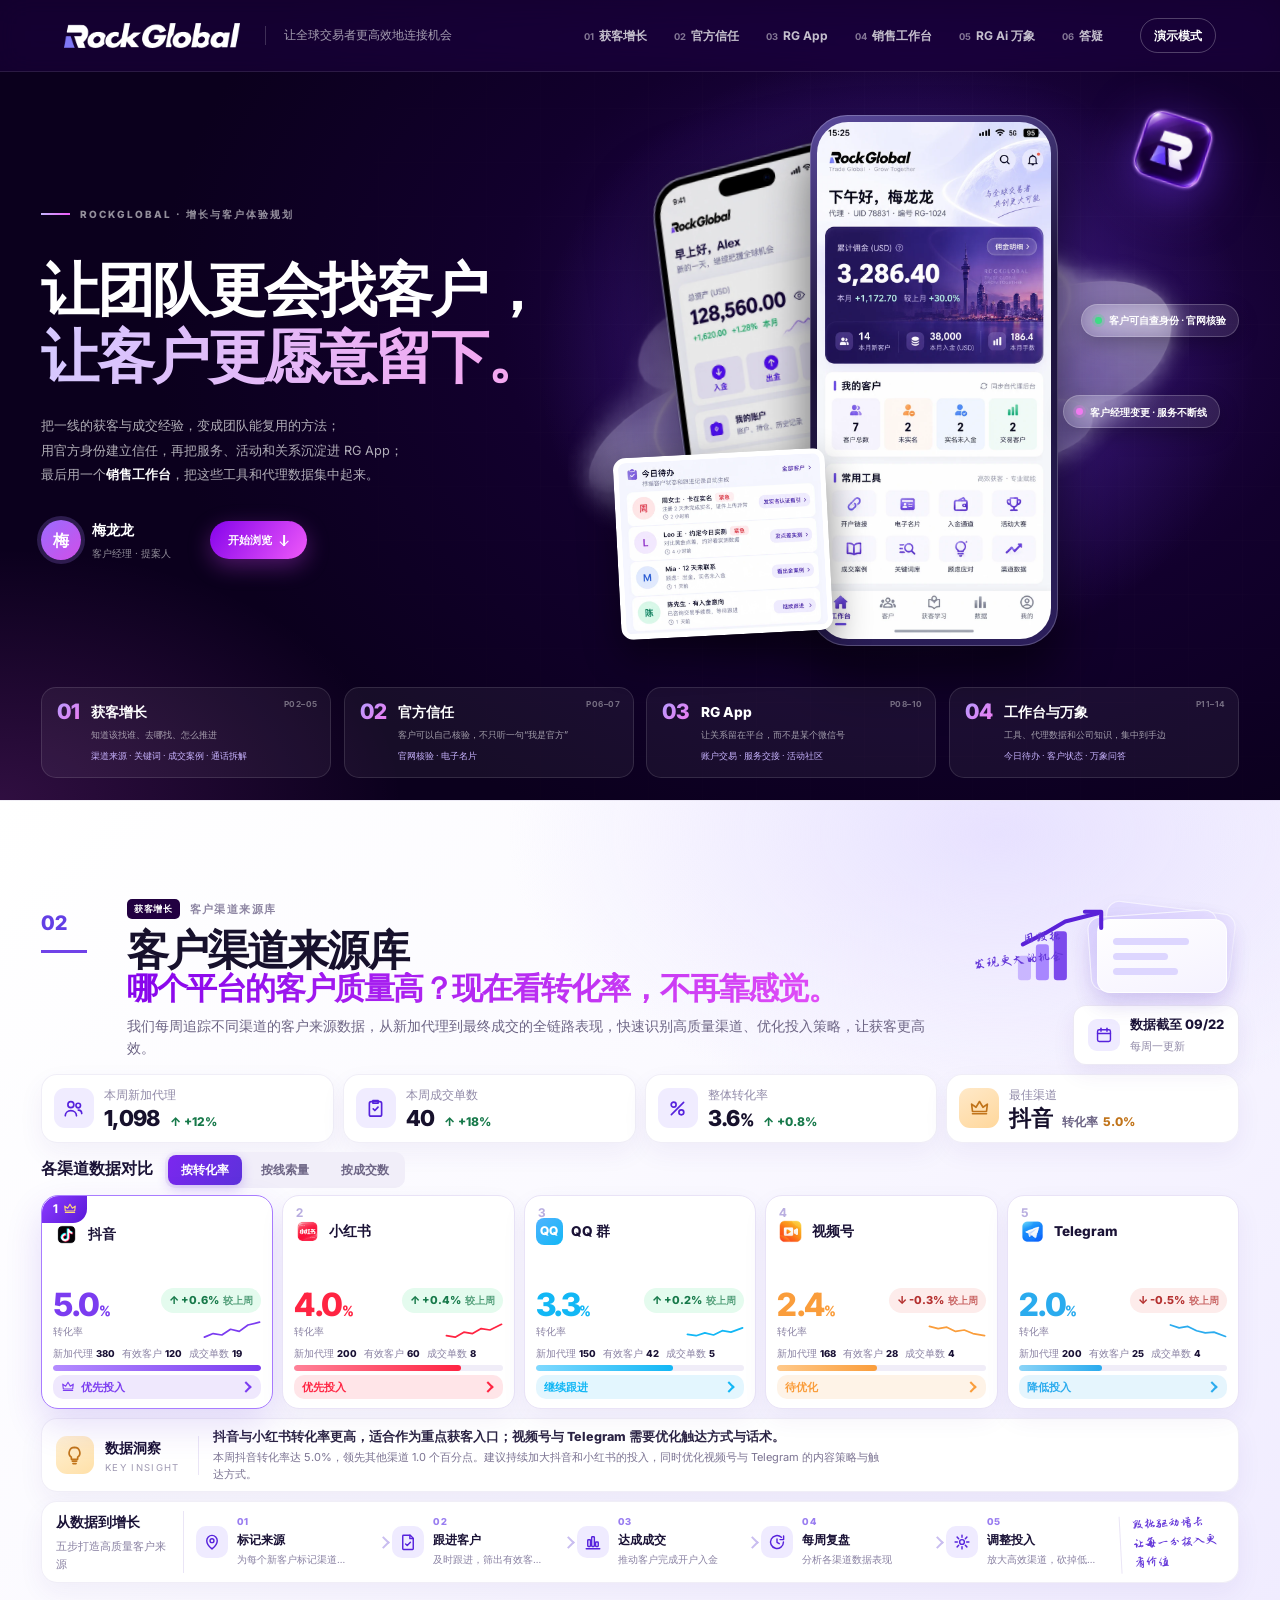
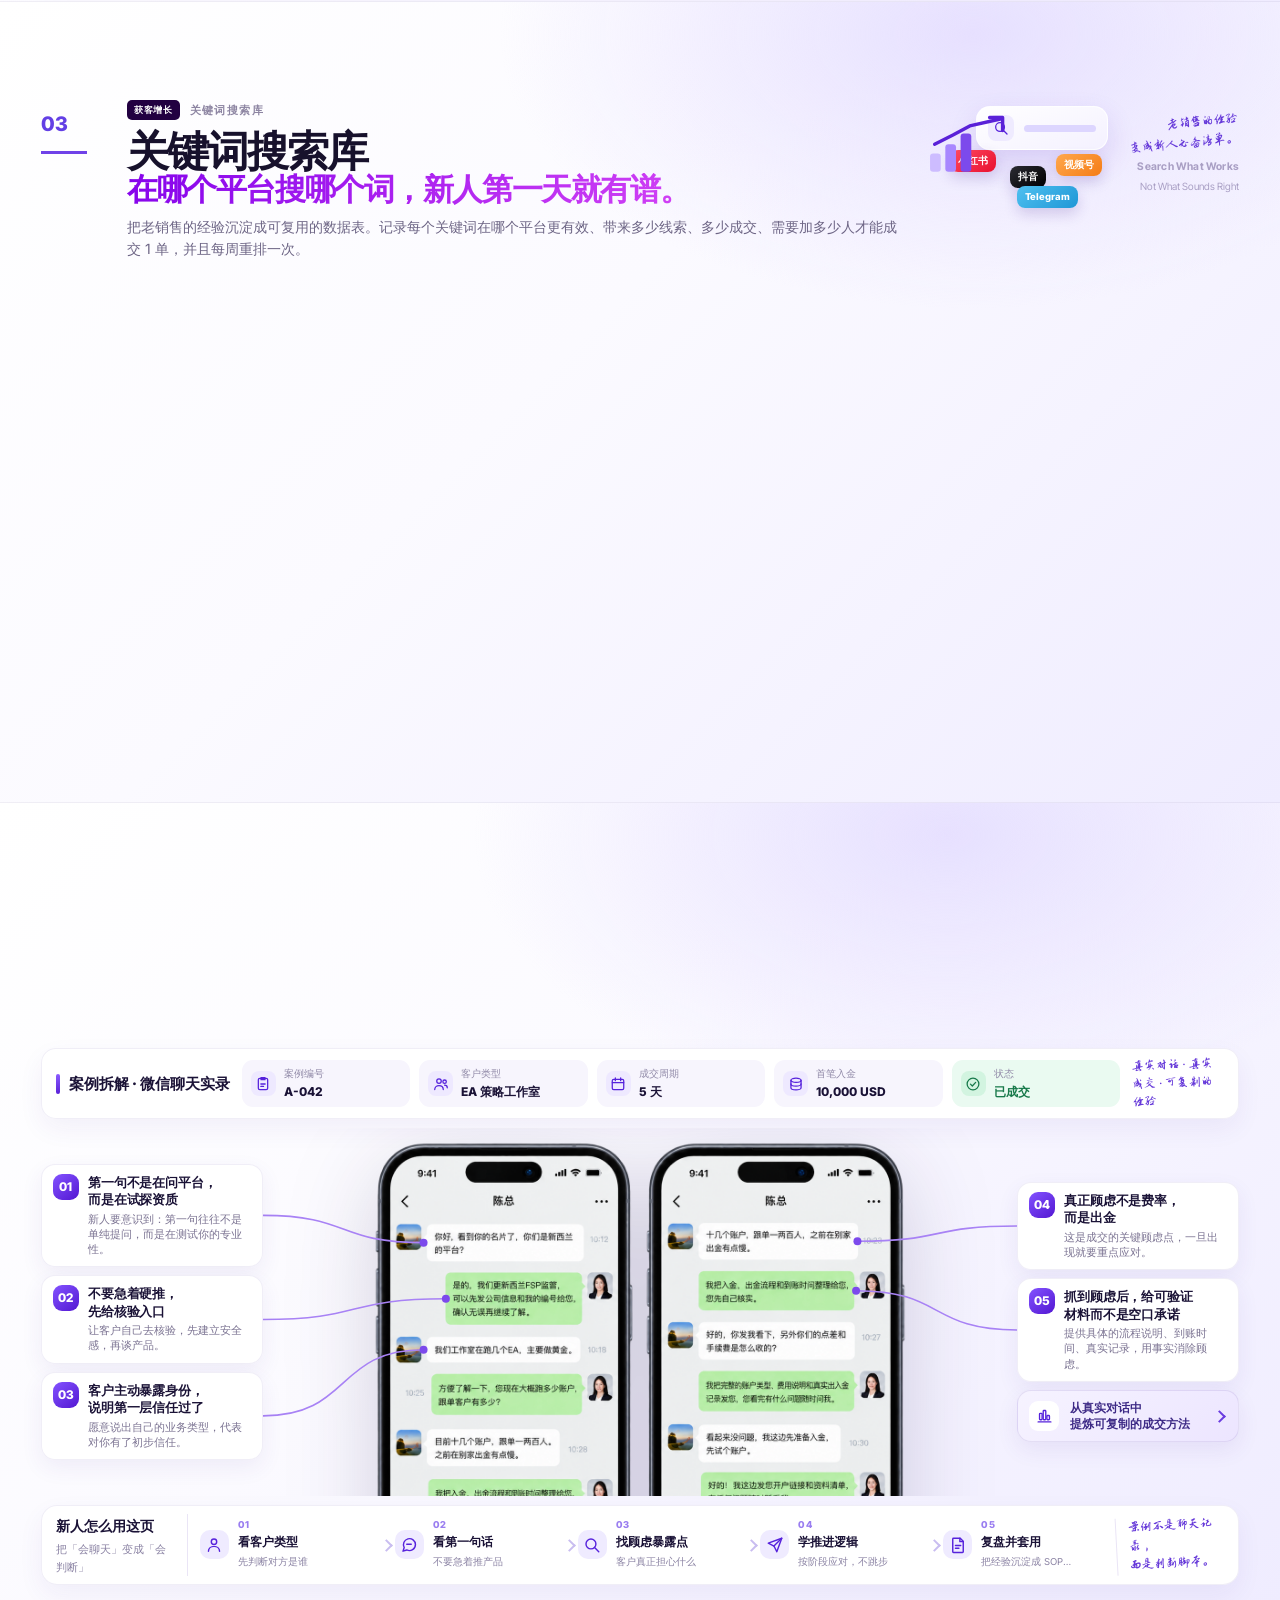
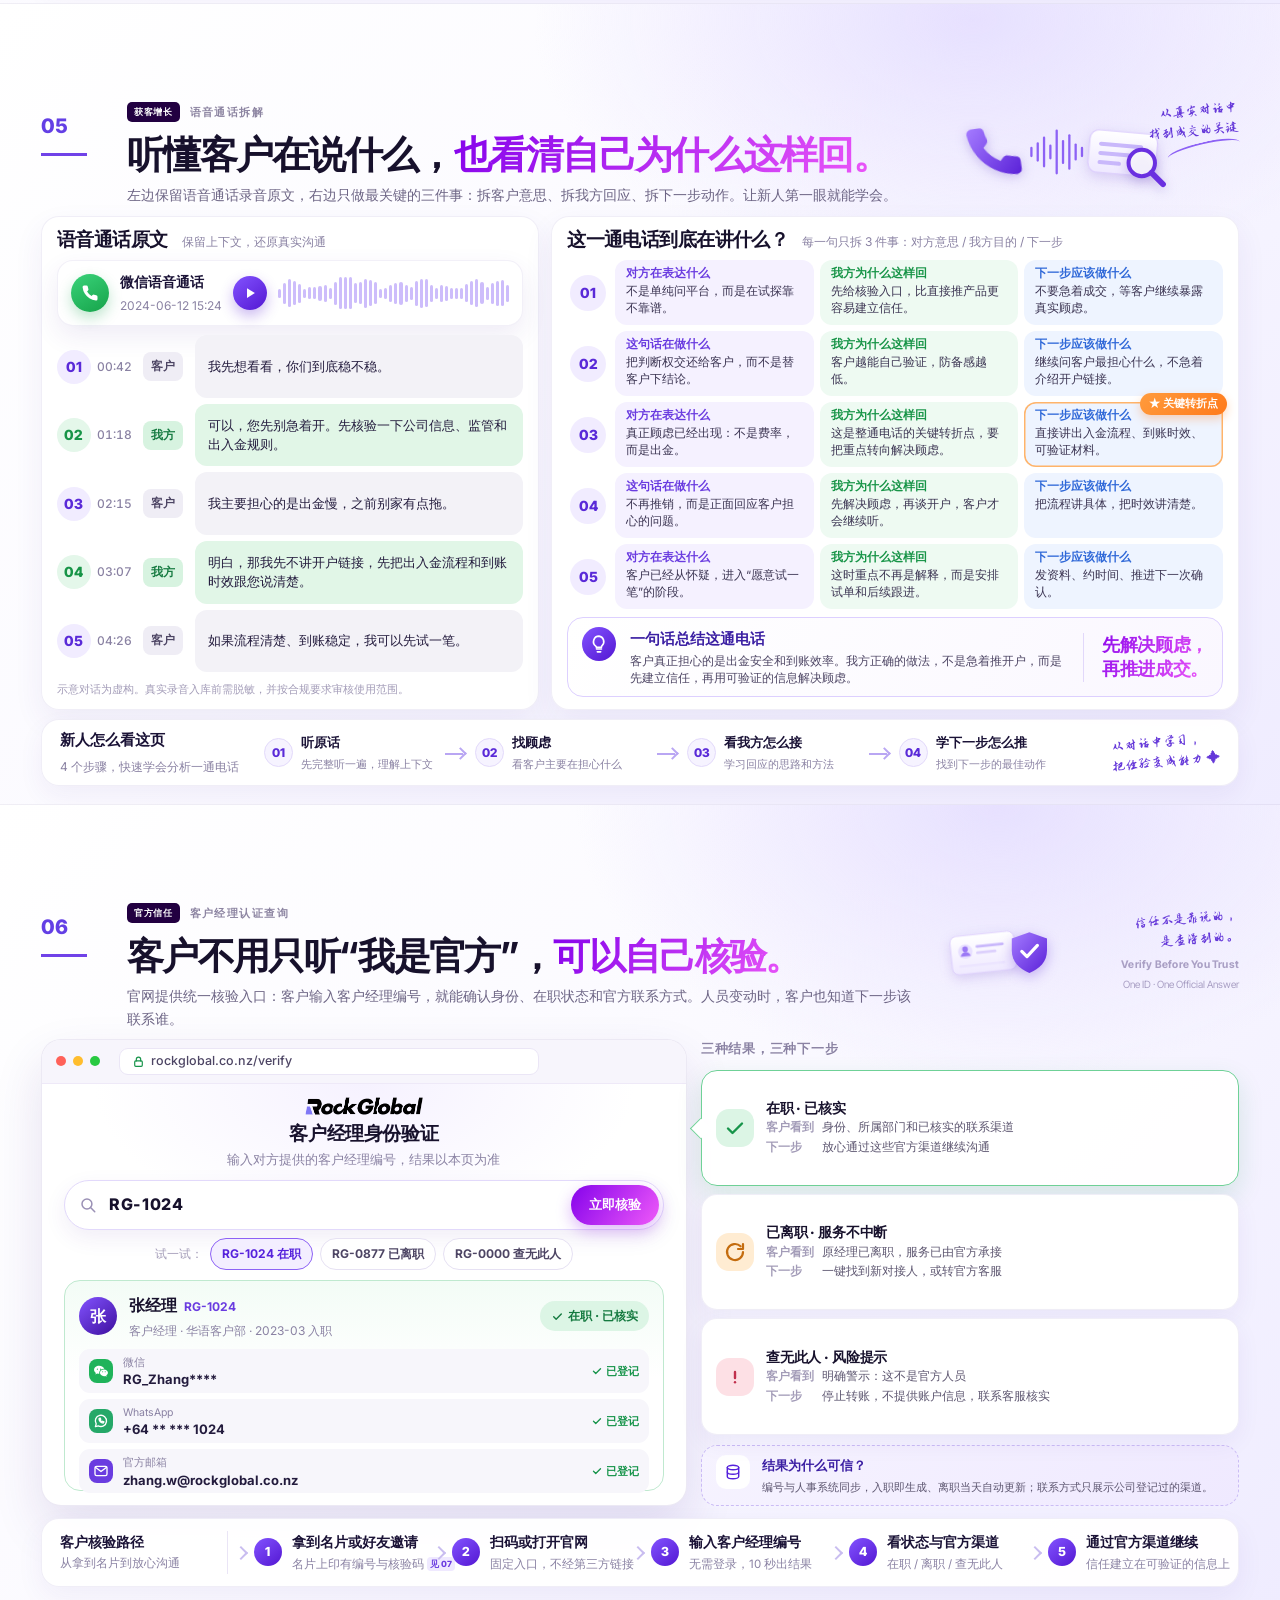
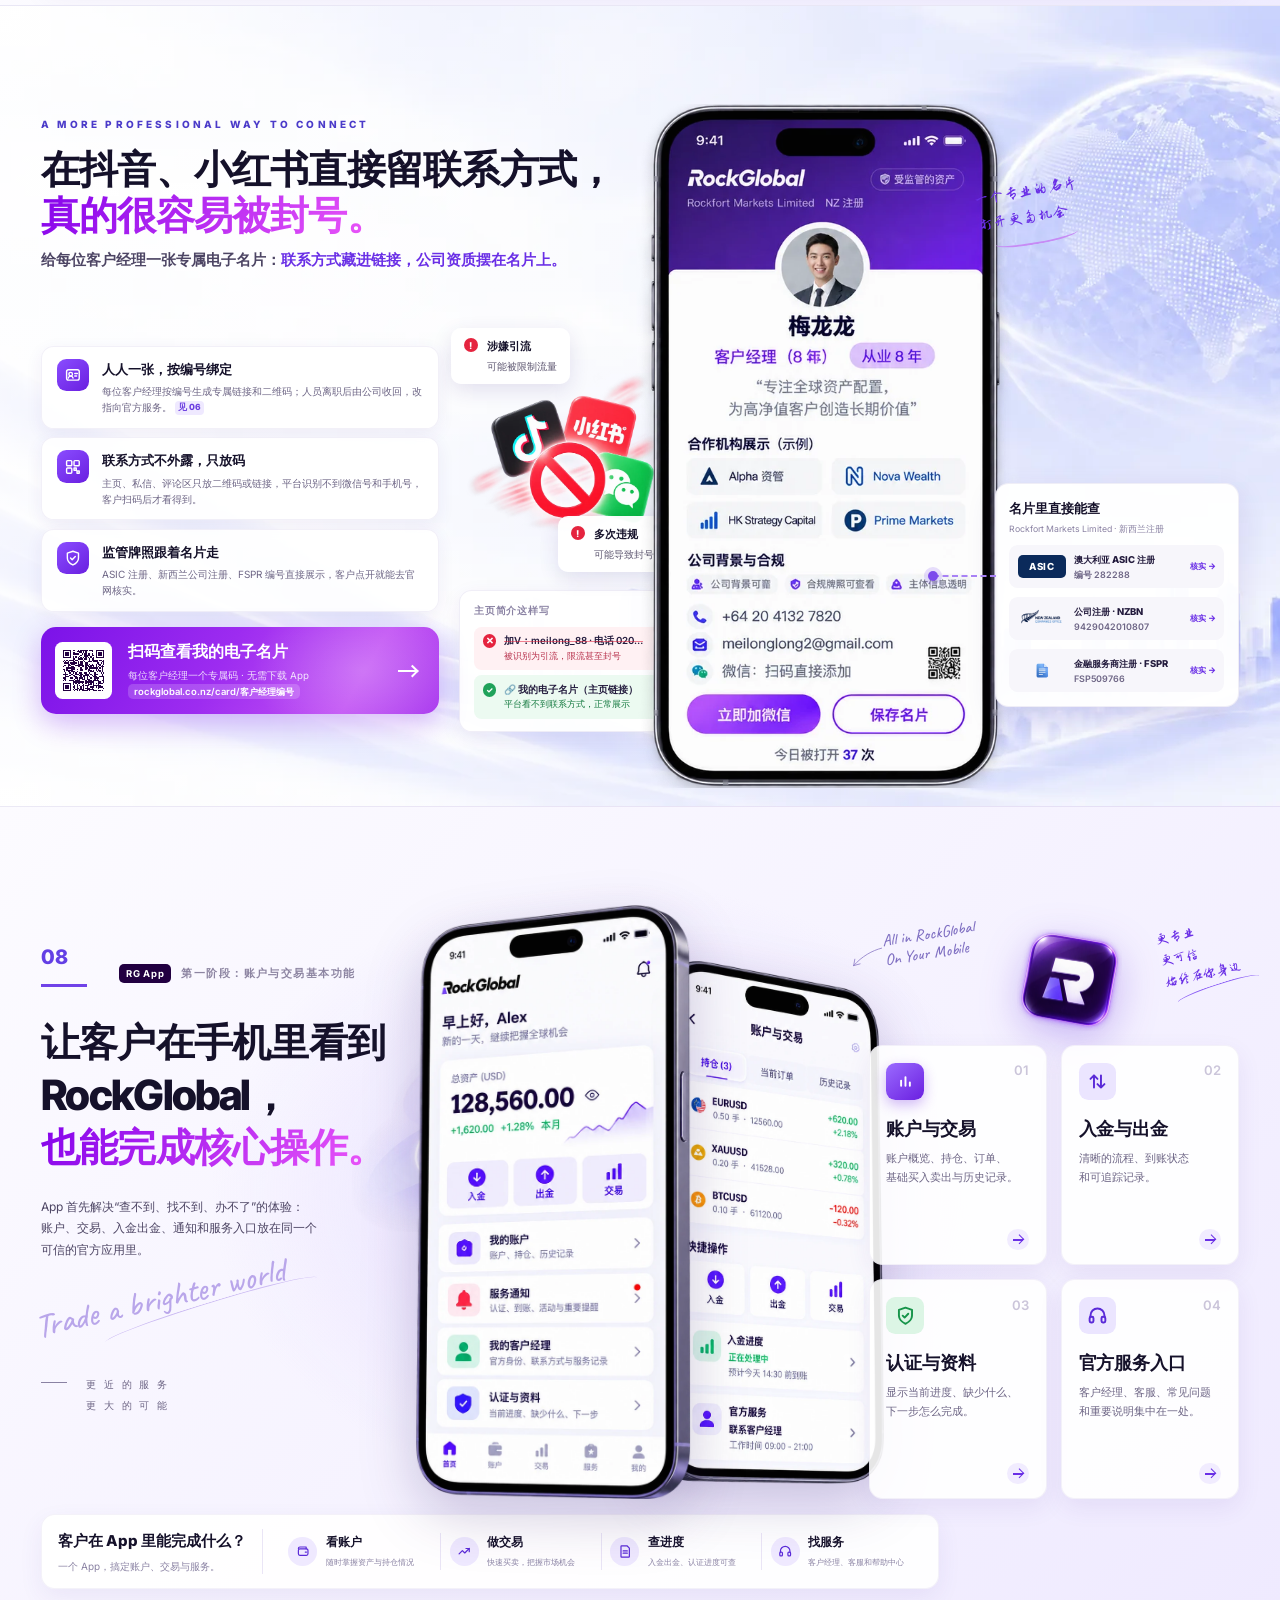
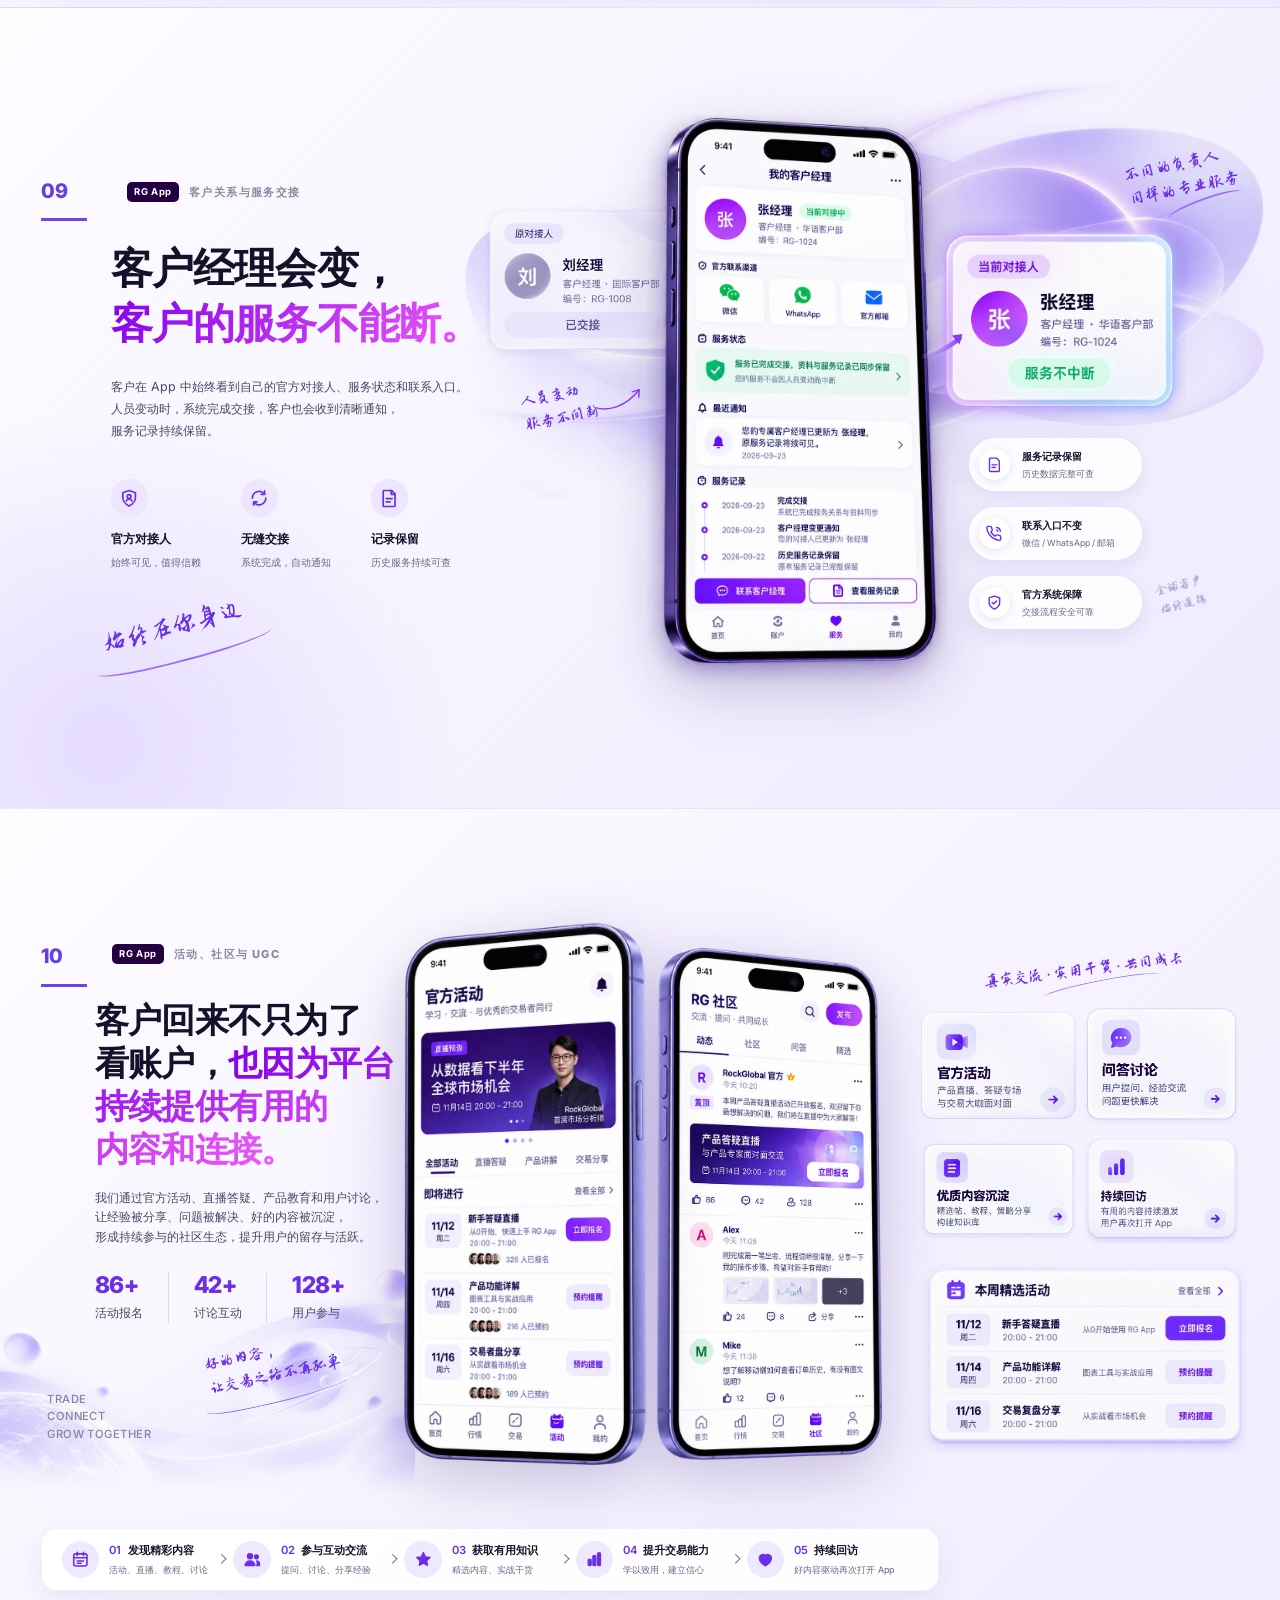
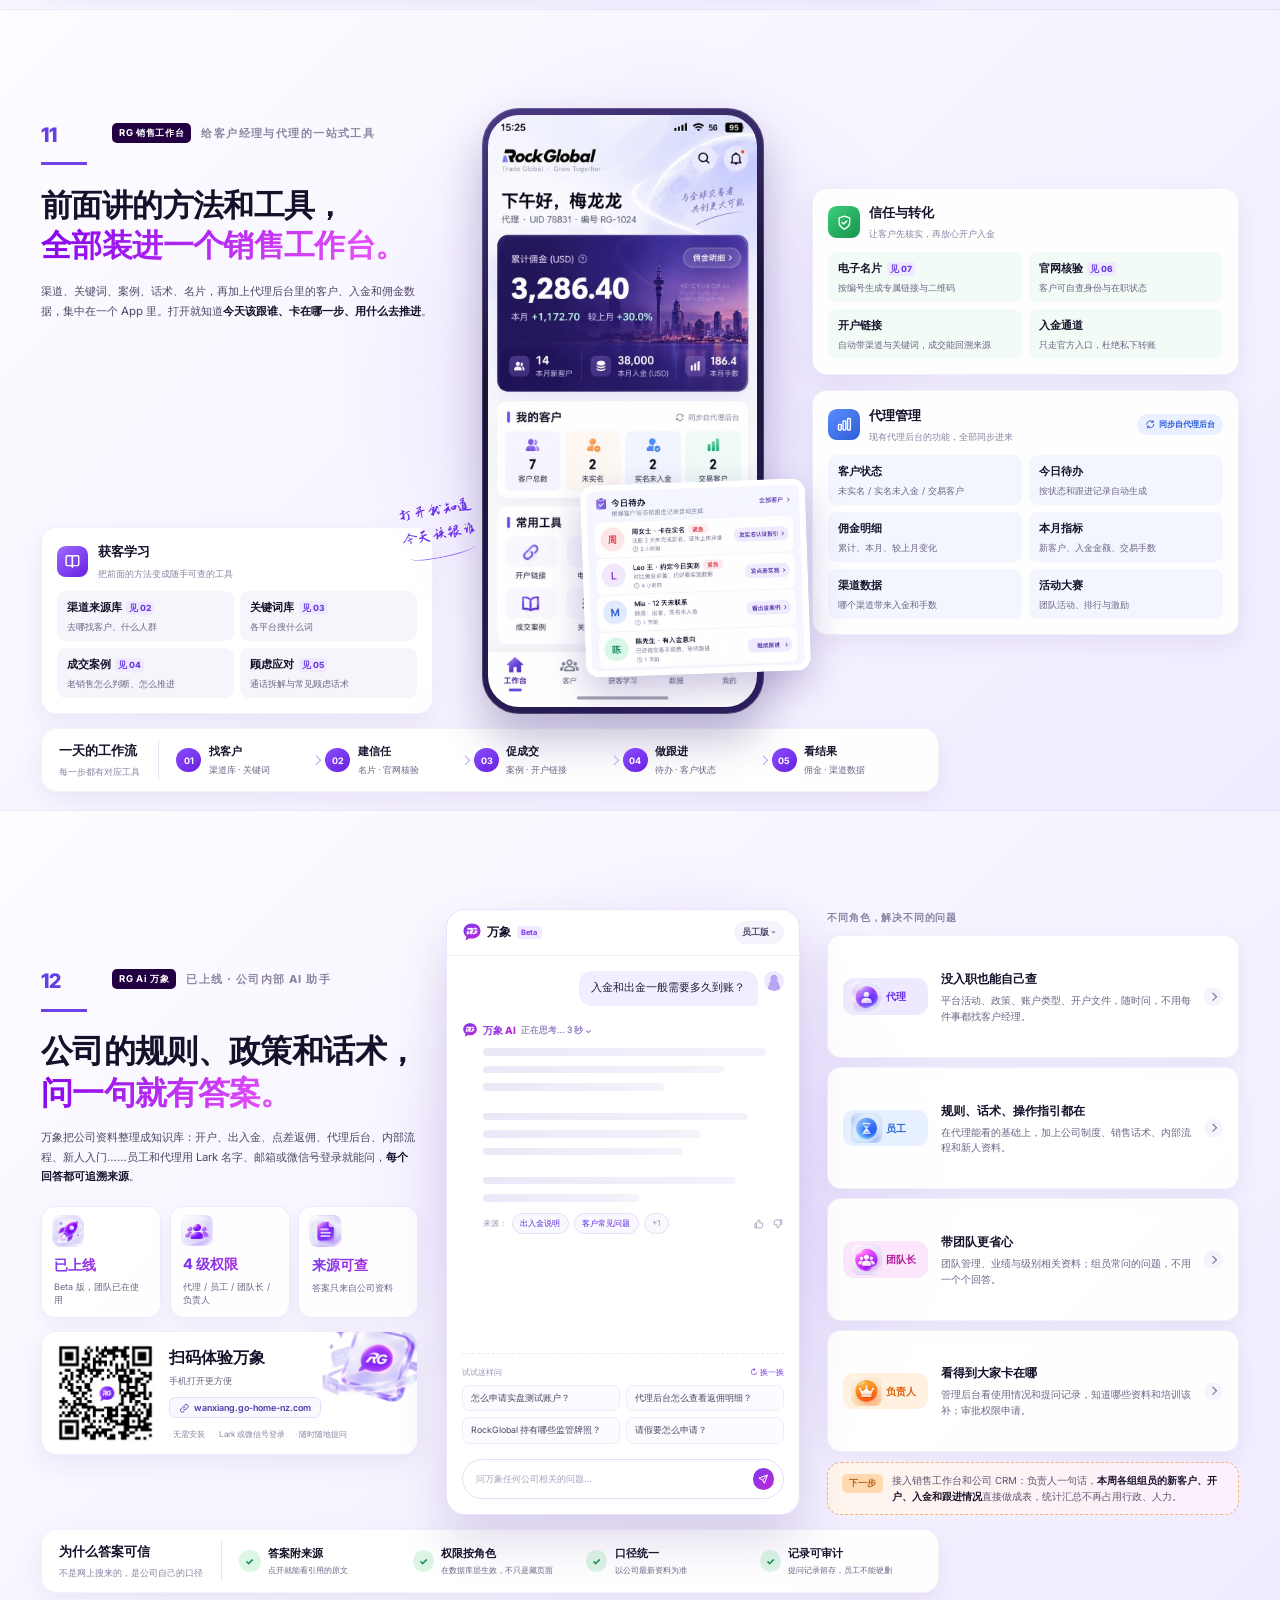
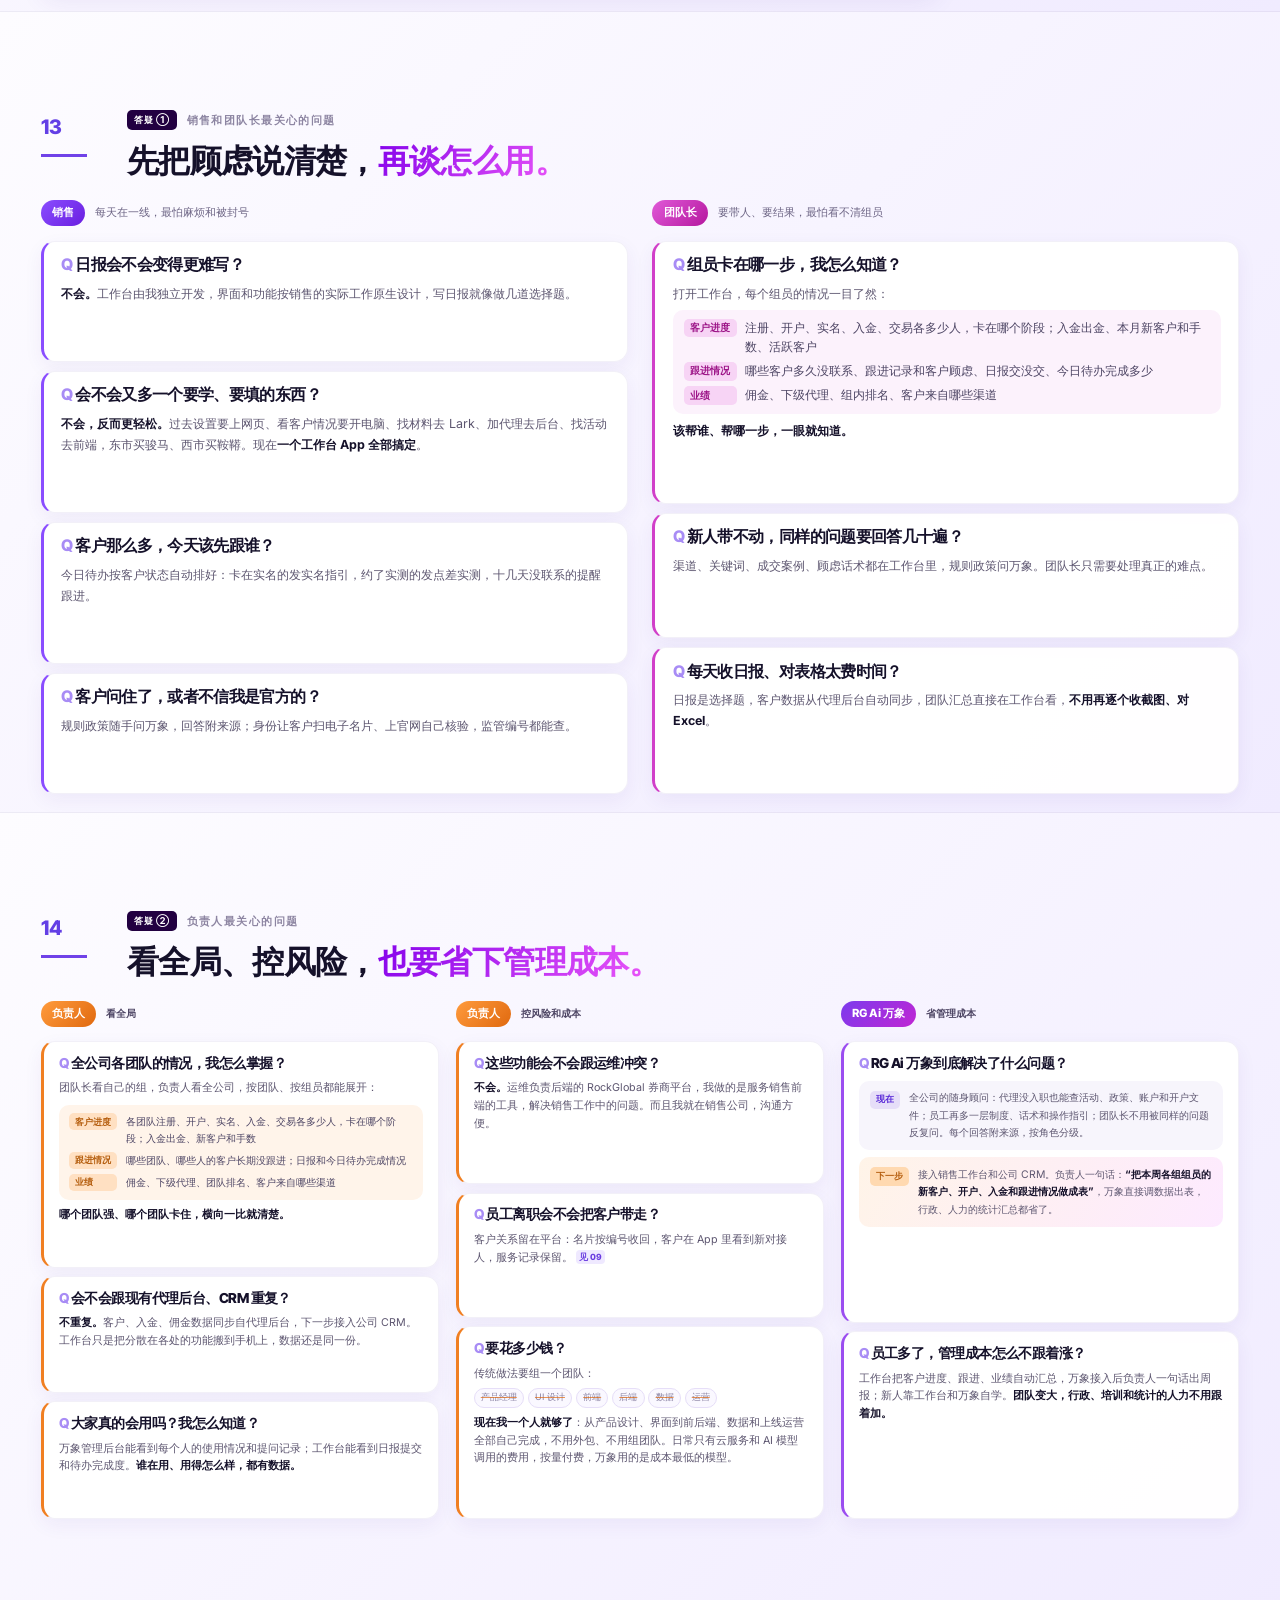
<file: index.html>
<!doctype html>
<html lang="zh-CN">
<head>
  <meta charset="utf-8">
  <meta name="viewport" content="width=1440">
  <title>RockGlobal 增长与客户体验规划 · 梅龙龙</title>
  <meta name="description" content="从客户画像、成交方法与官方信任体系，到 RG App 的长期留存规划。">
  <meta name="theme-color" content="#220041"><meta name="robots" content="noindex">
  <link rel="preconnect" href="https://fonts.googleapis.com"><link rel="preconnect" href="https://fonts.gstatic.com" crossorigin>
  <link href="https://fonts.googleapis.com/css2?family=Inter:wght@400;500;600;700;800&family=Inter+Tight:wght@700;800&family=Zhi+Mang+Xing&family=Caveat:wght@500;600&display=swap" rel="stylesheet">
  <link rel="stylesheet" href="css/site.css?v=d1">
  <link rel="stylesheet" href="css/deck.css?v=d1">
  <link rel="stylesheet" href="css/page2.css?v=d1">
  <link rel="stylesheet" href="css/deck-page.css?v=d1">
  <link rel="stylesheet" href="css/page02.css?v=d1">
  <link rel="stylesheet" href="css/page03.css?v=d1">
  <link rel="stylesheet" href="css/page04.css?v=d1">
  <link rel="stylesheet" href="css/page05.css?v=d1">
  <link rel="stylesheet" href="css/page06.css?v=d1">
  <link rel="stylesheet" href="css/page07.css?v=d2">
  <link rel="stylesheet" href="css/page08.css?v=d1">
  <link rel="stylesheet" href="css/page09.css?v=d1">
  <link rel="stylesheet" href="css/page10.css?v=d1">
  <link rel="stylesheet" href="css/page11.css?v=d2">
  <link rel="stylesheet" href="css/page01.css?v=d1">
  <link rel="stylesheet" href="css/page12.css?v=5">
  <link rel="stylesheet" href="css/page13.css?v=14">
</head>
<body>
<div id="progress" aria-hidden="true"></div>
<header id="nav"><a class="brand" href="#cover" aria-label="RockGlobal 首页"><img class="logo-light" src="assets/rg-logo.png" alt="RockGlobal"><img class="logo-dark" src="assets/rg-logo-dark.png" alt=""></a><span class="brand-tagline">让全球交易者更高效地连接机会</span><nav aria-label="规划章节"><a href="#s-insights" data-chapter="增长"><i>01</i>获客增长</a><a href="#s-verify" data-chapter="信任"><i>02</i>官方信任</a><a href="#s-app-core" data-chapter="App"><i>03</i>RG App</a><a href="#s-workbench" data-chapter="工作台"><i>04</i>销售工作台</a><a href="#s-wanxiang" data-chapter="万象"><i>05</i>RG Ai 万象</a><a href="#s-faq" data-chapter="答疑"><i>06</i>答疑</a></nav><button id="present-toggle" type="button" aria-pressed="false">演示模式</button></header>
<aside id="page-control" aria-label="页面导航"><span id="page-title"></span><b id="page-number"></b><button id="page-prev" type="button" aria-label="上一页">↑</button><button id="page-next" type="button" aria-label="下一页">↓</button></aside>
<main>
  <section class="section hero dark g1-page" id="cover" data-chapter="开场" data-title="增长与客户体验规划">
    <div class="hero-glow" aria-hidden="true"></div>
    <div class="wrap g1-wrap">
      <div class="g1-main">
        <div class="g1-copy">
          <div class="eyebrow light reveal"><i></i>ROCKGLOBAL · 增长与客户体验规划</div>
          <h1 class="g1-title reveal">让团队更会找客户，<br><em>让客户更愿意留下。</em></h1>
          <p class="g1-lede reveal delay-1">把一线的获客与成交经验，变成团队能复用的方法；<br>用官方身份建立信任，再把服务、活动和关系沉淀进 RG App；<br>最后用一个<b>销售工作台</b>，把这些工具和代理数据集中起来。</p>
          <div class="g1-author reveal delay-2">
            <span class="g1-mono" aria-hidden="true">梅</span>
            <div><b>梅龙龙</b><span>客户经理 · 提案人</span></div>
            <a class="g1-start" href="#s-insights">开始浏览<i aria-hidden="true"></i></a>
          </div>
        </div>

        <div class="g1-art reveal delay-1" aria-hidden="true">
          <img class="g1-glow" src="assets/p8-glow.webp" alt="">
          <img class="g1-back" src="assets/p8-phone-home.webp" alt="">
          <div class="g1-front"><img src="assets/p11-workbench.webp" alt=""></div>
          <img class="g1-todo" src="assets/p11-todo.webp" alt="">
          <img class="g1-icon" src="assets/p8-app-icon.webp" alt="">
          <div class="g1-chip c1"><i></i>客户可自查身份 · 官网核验</div>
          <div class="g1-chip c2"><i></i>客户经理变更 · 服务不断线</div>
        </div>
      </div>

      <nav class="g1-toc reveal delay-2" aria-label="目录">
        <a href="#s-insights"><span class="g1-no">01</span><div><b>获客增长</b><small>知道该找谁、去哪找、怎么推进</small><em>渠道来源 · 关键词 · 成交案例 · 通话拆解</em></div><i class="g1-pages">P02–05</i></a>
        <a href="#s-verify"><span class="g1-no">02</span><div><b>官方信任</b><small>客户可以自己核验，不只听一句“我是官方”</small><em>官网核验 · 电子名片</em></div><i class="g1-pages">P06–07</i></a>
        <a href="#s-app-core"><span class="g1-no">03</span><div><b>RG App</b><small>让关系留在平台，而不是某个微信号</small><em>账户交易 · 服务交接 · 活动社区</em></div><i class="g1-pages">P08–10</i></a>
        <a href="#s-workbench"><span class="g1-no">04</span><div><b>工作台与万象</b><small>工具、代理数据和公司知识，集中到手边</small><em>今日待办 · 客户状态 · 万象问答</em></div><i class="g1-pages">P11–14</i></a>
      </nav>
    </div>
  </section>
  <!-- ═══════════════════ PAGE 02 ═══════════════════ -->
  <section class="section dk-page g2-page" id="s-insights" data-chapter="增长" data-title="客户渠道来源库"><div class="wrap dk-wrap">

    <header class="g2-head reveal">
      <div class="dk-head-no"><b>02</b><i></i></div>
      <div class="dk-head-copy">
        <div class="eyebrow"><b>获客增长</b><span>客户渠道来源库</span></div>
        <h2 class="dk-title"><strong>客户渠道来源库</strong><em>哪个平台的客户质量高？现在看转化率，不再靠感觉。</em></h2>
        <p class="dk-desc">我们每周追踪不同渠道的客户来源数据，从新加代理到最终成交的全链路表现，快速识别高质量渠道、优化投入策略，让获客更高效。</p>
      </div>
      <aside class="g2-head-side">
        <div class="g2-art" aria-hidden="true">
          <i class="g2-art-card c3"></i><i class="g2-art-card c2"></i>
          <div class="g2-art-card c1"><s></s><s></s><s></s></div>
          <svg class="g2-art-rise" viewBox="0 0 120 92" aria-hidden="true">
            <rect x="6" y="58" width="16" height="30" rx="4" fill="#c9b6ff"/>
            <rect x="28" y="44" width="16" height="44" rx="4" fill="#a887ff"/>
            <rect x="50" y="28" width="16" height="60" rx="4" fill="#7c4aec"/>
            <path d="M12 44 L40 30 L64 16 L104 6" fill="none" stroke="#5a21d8" stroke-width="5" stroke-linecap="round" stroke-linejoin="round"/>
            <path d="M88 4 H108 V24" fill="none" stroke="#5a21d8" stroke-width="5" stroke-linecap="round" stroke-linejoin="round"/>
          </svg>
        </div>
        <div class="dk-hand">用数据<br>发现更大的机会</div>
        <div class="g2-when"><span class="g2-when-ic"><svg viewBox="0 0 24 24" fill="none" stroke="currentColor" stroke-width="1.9" stroke-linecap="round" stroke-linejoin="round"><rect x="3.4" y="5" width="17.2" height="15.6" rx="2.2"/><path d="M3.4 10h17.2"/><path d="M8 3v4"/><path d="M16 3v4"/></svg></span><div><b>数据截至 09/22</b><small>每周一更新</small></div></div>
      </aside>
    </header>

    <ul class="g2-kpi reveal delay-1">
      <li><span class="g2-k-ic"><svg viewBox="0 0 24 24" fill="none" stroke="currentColor" stroke-width="1.9" stroke-linecap="round" stroke-linejoin="round"><circle cx="9" cy="7.6" r="3.4"/><path d="M2.6 20.4c0-3.7 2.9-6 6.4-6s6.4 2.3 6.4 6"/><circle cx="17.4" cy="8.6" r="2.6"/><path d="M17.4 13.8c2.4 0 4 1.7 4 4"/></svg></span><div><small>本周新加代理</small><div class="g2-k-row"><b>1,098</b><em class="up">↑ +12%<i>较上周</i></em></div></div></li>
      <li><span class="g2-k-ic"><svg viewBox="0 0 24 24" fill="none" stroke="currentColor" stroke-width="1.9" stroke-linecap="round" stroke-linejoin="round"><rect x="5" y="4.2" width="14" height="16.6" rx="2"/><path d="M9 3h6v3H9z"/><path d="M9.4 12.4l1.9 1.9 3.6-3.8"/></svg></span><div><small>本周成交单数</small><div class="g2-k-row"><b>40</b><em class="up">↑ +18%<i>较上周</i></em></div></div></li>
      <li><span class="g2-k-ic"><svg viewBox="0 0 24 24" fill="none" stroke="currentColor" stroke-width="1.9" stroke-linecap="round" stroke-linejoin="round"><circle cx="7.6" cy="7.6" r="2.8"/><circle cx="16.4" cy="16.4" r="2.8"/><path d="M19 5 5 19"/></svg></span><div><small>整体转化率</small><div class="g2-k-row"><b>3.6<s>%</s></b><em class="up">↑ +0.8%<i>较上周</i></em></div></div></li>
      <li class="gold"><span class="g2-k-ic"><svg viewBox="0 0 24 24" fill="none" stroke="currentColor" stroke-width="1.9" stroke-linecap="round" stroke-linejoin="round"><path d="M4 18h16"/><path d="M4 15.4 3 7l5 3.6L12 4l4 6.6L21 7l-1 8.4Z"/></svg></span><div><small>最佳渠道</small><div class="g2-k-row"><b>抖音</b><em class="plain">转化率 <u>5.0%</u></em></div></div></li>
    </ul>

    <div class="g2-cmp">
      <b>各渠道数据对比</b>
      <small>数据每周更新 · 更新时间 2026/09/22</small>
      <div class="g2-tabs"><button class="on" type="button">按转化率</button><button type="button">按线索量</button><button type="button">按成交数</button></div>
    </div>

    <ol class="g2-cards reveal delay-2">
      <li class="g2-c douyin is-top">
            <div class="g2-c-rank"><b>1</b><span class="g2-c-crown"><svg viewBox="0 0 24 24" fill="none" stroke="currentColor" stroke-width="1.9" stroke-linecap="round" stroke-linejoin="round"><path d="M4 18h16"/><path d="M4 15.4 3 7l5 3.6L12 4l4 6.6L21 7l-1 8.4Z"/></svg></span></div>
            <div class="g2-c-id"><img src="assets/icon-douyin.png" alt="抖音"><div><b>抖音</b><small>短视频内容，精准流量</small></div></div>
            <div class="g2-c-mid">
              <div class="g2-c-rate"><b>5.0<small>%</small></b><span>转化率</span></div>
              <div class="g2-c-side">
                <em class="up">↑ +0.6%<i>较上周</i></em>
                <svg class="g2-c-spark" viewBox="0 0 80 28" preserveAspectRatio="none" aria-hidden="true"><polyline points="2,24 14,19 26,21 38,13 50,16 62,7 78,3"/></svg>
              </div>
            </div>
            <div class="g2-c-stat"><span>新加代理 <b>380</b></span><span>有效客户 <b>120</b></span><span>成交单数 <b>19</b></span></div>
            <div class="g2-c-bar"><i style="width:100%"></i></div>
            <button class="g2-c-act" type="button"><i class="g2-c-crown-s"><svg viewBox="0 0 24 24" fill="none" stroke="currentColor" stroke-width="1.9" stroke-linecap="round" stroke-linejoin="round"><path d="M4 18h16"/><path d="M4 15.4 3 7l5 3.6L12 4l4 6.6L21 7l-1 8.4Z"/></svg></i>优先投入<i class="g2-c-go"></i></button>
          </li>
          <li class="g2-c xhs">
            <div class="g2-c-rank"><b>2</b></div>
            <div class="g2-c-id"><img src="assets/icon-xhs.png" alt="小红书"><div><b>小红书</b><small>内容种草，高质量用户</small></div></div>
            <div class="g2-c-mid">
              <div class="g2-c-rate"><b>4.0<small>%</small></b><span>转化率</span></div>
              <div class="g2-c-side">
                <em class="up">↑ +0.4%<i>较上周</i></em>
                <svg class="g2-c-spark" viewBox="0 0 80 28" preserveAspectRatio="none" aria-hidden="true"><polyline points="2,22 14,24 26,17 38,19 50,12 62,14 78,6"/></svg>
              </div>
            </div>
            <div class="g2-c-stat"><span>新加代理 <b>200</b></span><span>有效客户 <b>60</b></span><span>成交单数 <b>8</b></span></div>
            <div class="g2-c-bar"><i style="width:80%"></i></div>
            <button class="g2-c-act" type="button">优先投入<i class="g2-c-go"></i></button>
          </li>
          <li class="g2-c qq">
            <div class="g2-c-rank"><b>3</b></div>
            <div class="g2-c-id"><i class="g2-qq">QQ</i><div><b>QQ 群</b><small>社群运营，精准用户</small></div></div>
            <div class="g2-c-mid">
              <div class="g2-c-rate"><b>3.3<small>%</small></b><span>转化率</span></div>
              <div class="g2-c-side">
                <em class="up">↑ +0.2%<i>较上周</i></em>
                <svg class="g2-c-spark" viewBox="0 0 80 28" preserveAspectRatio="none" aria-hidden="true"><polyline points="2,20 14,22 26,18 38,21 50,15 62,17 78,11"/></svg>
              </div>
            </div>
            <div class="g2-c-stat"><span>新加代理 <b>150</b></span><span>有效客户 <b>42</b></span><span>成交单数 <b>5</b></span></div>
            <div class="g2-c-bar"><i style="width:66%"></i></div>
            <button class="g2-c-act" type="button">继续跟进<i class="g2-c-go"></i></button>
          </li>
          <li class="g2-c video">
            <div class="g2-c-rank"><b>4</b></div>
            <div class="g2-c-id"><img src="assets/icon-video.png" alt="视频号"><div><b>视频号</b><small>内容分发，潜力用户</small></div></div>
            <div class="g2-c-mid">
              <div class="g2-c-rate"><b>2.4<small>%</small></b><span>转化率</span></div>
              <div class="g2-c-side">
                <em class="down">↓ -0.3%<i>较上周</i></em>
                <svg class="g2-c-spark" viewBox="0 0 80 28" preserveAspectRatio="none" aria-hidden="true"><polyline points="2,9 14,12 26,10 38,16 50,14 62,19 78,22"/></svg>
              </div>
            </div>
            <div class="g2-c-stat"><span>新加代理 <b>168</b></span><span>有效客户 <b>28</b></span><span>成交单数 <b>4</b></span></div>
            <div class="g2-c-bar"><i style="width:48%"></i></div>
            <button class="g2-c-act" type="button">待优化<i class="g2-c-go"></i></button>
          </li>
          <li class="g2-c tg">
            <div class="g2-c-rank"><b>5</b></div>
            <div class="g2-c-id"><img src="assets/icon-telegram.png" alt="Telegram"><div><b>Telegram</b><small>海外流量，长期价值</small></div></div>
            <div class="g2-c-mid">
              <div class="g2-c-rate"><b>2.0<small>%</small></b><span>转化率</span></div>
              <div class="g2-c-side">
                <em class="down">↓ -0.5%<i>较上周</i></em>
                <svg class="g2-c-spark" viewBox="0 0 80 28" preserveAspectRatio="none" aria-hidden="true"><polyline points="2,7 14,11 26,9 38,15 50,18 62,17 78,23"/></svg>
              </div>
            </div>
            <div class="g2-c-stat"><span>新加代理 <b>200</b></span><span>有效客户 <b>25</b></span><span>成交单数 <b>4</b></span></div>
            <div class="g2-c-bar"><i style="width:40%"></i></div>
            <button class="g2-c-act" type="button">降低投入<i class="g2-c-go"></i></button>
          </li>
    </ol>

    <div class="g2-insight reveal delay-3">
      <div class="g2-in-tag"><span><svg viewBox="0 0 24 24" fill="none" stroke="currentColor" stroke-width="1.9" stroke-linecap="round" stroke-linejoin="round"><path d="M9.4 18.4h5.2"/><path d="M10.2 21.2h3.6"/><path d="M12 2.8a6.2 6.2 0 0 1 3.6 11.2v2.4H8.4V14A6.2 6.2 0 0 1 12 2.8Z"/></svg></span><div><b>数据洞察</b><small>KEY INSIGHT</small></div></div>
      <div class="g2-in-body">
        <b>抖音与小红书转化率更高，适合作为重点获客入口；视频号与 Telegram 需要优化触达方式与话术。</b>
        <p>本周抖音转化率达 5.0%，领先其他渠道 1.0 个百分点。建议持续加大抖音和小红书的投入，同时优化视频号与 Telegram 的内容策略与触达方式。</p>
      </div>
    </div>

    <nav class="g2-flow reveal delay-3" aria-label="从数据到增长">
      <div class="g2-flow-label"><b>从数据到增长</b><small>五步打造高质量客户来源</small></div>
      <ol>
        <li><span class="g2-f-ic"><svg viewBox="0 0 24 24" fill="none" stroke="currentColor" stroke-width="1.9" stroke-linecap="round" stroke-linejoin="round"><path d="M12 21.2s7-5.6 7-11a7 7 0 1 0-14 0c0 5.4 7 11 7 11Z"/><circle cx="12" cy="10.2" r="2.6"/></svg></span><div><i>01</i><b>标记来源</b><small>为每个新客户标记渠道<span class="dk-ref">见 06</span></small></div></li>
        <li><span class="g2-f-ic"><svg viewBox="0 0 24 24" fill="none" stroke="currentColor" stroke-width="1.9" stroke-linecap="round" stroke-linejoin="round"><path d="M6 3h9l4 4v14a1 1 0 0 1-1 1H6a1 1 0 0 1-1-1V4a1 1 0 0 1 1-1Z"/><path d="M14.5 3v4.5H19"/><path d="M8.8 14.6 11 16.8l4.2-4.4"/></svg></span><div><i>02</i><b>跟进客户</b><small>及时跟进，筛出有效客户</small></div></li>
        <li><span class="g2-f-ic"><svg viewBox="0 0 24 24" fill="none" stroke="currentColor" stroke-width="1.9" stroke-linecap="round" stroke-linejoin="round"><path d="M3 21h18"/><rect x="5" y="9" width="3.6" height="9" rx="1"/><rect x="10.2" y="5" width="3.6" height="13" rx="1"/><rect x="15.4" y="12" width="3.6" height="6" rx="1"/></svg></span><div><i>03</i><b>达成成交</b><small>推动客户完成开户入金</small></div></li>
        <li><span class="g2-f-ic"><svg viewBox="0 0 24 24" fill="none" stroke="currentColor" stroke-width="1.9" stroke-linecap="round" stroke-linejoin="round"><path d="M20.6 12a8.6 8.6 0 1 1-2.8-6.3"/><path d="M20.8 4v4.8H16"/><path d="M12 8v4.4l3 1.8"/></svg></span><div><i>04</i><b>每周复盘</b><small>分析各渠道数据表现</small></div></li>
        <li><span class="g2-f-ic"><svg viewBox="0 0 24 24" fill="none" stroke="currentColor" stroke-width="1.9" stroke-linecap="round" stroke-linejoin="round"><circle cx="12" cy="12" r="3.2"/><path d="M12 2.8v3"/><path d="M12 18.2v3"/><path d="M2.8 12h3"/><path d="M18.2 12h3"/><path d="M5.5 5.5 7.6 7.6"/><path d="M16.4 16.4l2.1 2.1"/><path d="M18.5 5.5 16.4 7.6"/><path d="M7.6 16.4 5.5 18.5"/></svg></span><div><i>05</i><b>调整投入</b><small>放大高效渠道，砍掉低效</small></div></li>
      </ol>
      <div class="g2-flow-hand" aria-hidden="true">数据驱动增长<br>让每一分投入更有价值</div>
    </nav>

  </div></section>

  <!-- ═══════════════════ PAGE 03 ═══════════════════ -->
  <section class="section dk-page g3-page" id="s-keywords" data-chapter="增长" data-title="关键词搜索库"><div class="wrap dk-wrap">

    <header class="g3-head reveal">
      <div class="dk-head-no"><b>03</b><i></i></div>
      <div class="dk-head-copy">
        <div class="eyebrow"><b>获客增长</b><span>关键词搜索库</span></div>
        <h2 class="dk-title"><strong>关键词搜索库</strong><em>在哪个平台搜哪个词，新人第一天就有谱。</em></h2>
        <p class="dk-desc">把老销售的经验沉淀成可复用的数据表。记录每个关键词在哪个平台更有效、带来多少线索、多少成交、需要加多少人才能成交 1 单，并且每周重排一次。</p>
      </div>
      <aside class="g3-head-side">
        <div class="g3-art" aria-hidden="true">
          <div class="g3-art-box"><span class="g3-art-ic"><svg viewBox="0 0 24 24" fill="none" stroke="currentColor" stroke-width="1.9" stroke-linecap="round" stroke-linejoin="round"><circle cx="10.6" cy="10.6" r="6.6"/><path d="M15.4 15.4 21 21"/></svg></span><s></s></div>
          <span class="g3-chip a">小红书</span>
          <span class="g3-chip b">抖音</span>
          <span class="g3-chip c">视频号</span>
          <span class="g3-chip d">Telegram</span>
          <svg class="g3-art-rise" viewBox="0 0 110 78" aria-hidden="true">
            <rect x="4" y="50" width="14" height="24" rx="4" fill="#cdbcff"/>
            <rect x="24" y="38" width="14" height="36" rx="4" fill="#a887ff"/>
            <rect x="44" y="24" width="14" height="50" rx="4" fill="#7c4aec"/>
            <path d="M10 38 L34 26 L56 14 L96 5" fill="none" stroke="#5a21d8" stroke-width="4.5" stroke-linecap="round" stroke-linejoin="round"/>
            <path d="M82 3 H99 V20" fill="none" stroke="#5a21d8" stroke-width="4.5" stroke-linecap="round" stroke-linejoin="round"/>
          </svg>
        </div>
        <div class="g3-note">
          <div class="dk-hand">老销售的经验<br>变成新人必备清单。</div>
          <div class="dk-en"><b>Search What Works</b><span>Not What Sounds Right</span></div>
        </div>
      </aside>
    </header>

    <ul class="g3-kpi reveal delay-1">
      <li><span class="g3-k-ic"><svg viewBox="0 0 24 24" fill="none" stroke="currentColor" stroke-width="1.9" stroke-linecap="round" stroke-linejoin="round"><path d="M6 3h9l4 4v14a1 1 0 0 1-1 1H6a1 1 0 0 1-1-1V4a1 1 0 0 1 1-1Z"/><path d="M14.5 3v4.5H19"/><path d="M8.6 12.6h7"/><path d="M8.6 16.4h4.6"/></svg></span><div><small>本周新增关键词</small><div class="g3-k-row"><b>128</b><em class="up">↑ +9%<i>较上周</i></em></div></div></li>
      <li><span class="g3-k-ic"><svg viewBox="0 0 24 24" fill="none" stroke="currentColor" stroke-width="1.9" stroke-linecap="round" stroke-linejoin="round"><rect x="3.6" y="3.6" width="16.8" height="16.8" rx="4.4"/><path d="M8.2 12.2 11 15l5-5.4"/></svg></span><div><small>已验证可用词</small><div class="g3-k-row"><b>37</b><em class="up">↑ +6%<i>较上周</i></em></div></div></li>
      <li><span class="g3-k-ic"><svg viewBox="0 0 24 24" fill="none" stroke="currentColor" stroke-width="1.9" stroke-linecap="round" stroke-linejoin="round"><circle cx="7.6" cy="7.6" r="2.8"/><circle cx="16.4" cy="16.4" r="2.8"/><path d="M19 5 5 19"/></svg></span><div><small>整体平均转化率</small><div class="g3-k-row"><b>4.8<s>%</s></b><em class="up">↑ +0.5%<i>较上周</i></em></div></div></li>
      <li class="gold"><span class="g3-k-ic"><svg viewBox="0 0 24 24" fill="none" stroke="currentColor" stroke-width="1.9" stroke-linecap="round" stroke-linejoin="round"><path d="M4 18h16"/><path d="M4 15.4 3 7l5 3.6L12 4l4 6.6L21 7l-1 8.4Z"/></svg></span><div><small>最佳组合</small><div class="g3-k-row"><b>小红书 × 黄金EA</b><em class="plain">转化率 <u>8.3%</u></em></div></div></li>
    </ul>

    <div class="g3-board">

      <section class="g3-lib reveal delay-2" aria-label="团队关键词库">
        <div class="g3-lib-head">
          <b>团队关键词库</b>
          <small>同一个词在不同平台效果不一样，所以词和平台要绑在一起看</small>
          <span class="g3-resort"><span class="g3-resort-ic"><svg viewBox="0 0 24 24" fill="none" stroke="currentColor" stroke-width="1.9" stroke-linecap="round" stroke-linejoin="round"><rect x="3.4" y="5" width="17.2" height="15.6" rx="2.2"/><path d="M3.4 10h17.2"/><path d="M8 3v4"/><path d="M16 3v4"/></svg></span>每周一重排</span>
        </div>

        <div class="g3-cols" aria-hidden="true">
          <span>#</span><span>关键词</span><span>平台</span><span>效率</span><span>线索</span><span>成交</span>
          <span class="g3-col-key">加多少人成交 1 单</span><span>成交率</span><span>结论</span>
        </div>

        <ol class="g3-list">
          <li class="good">
            <span class="g3-no gold">1</span>
            <span class="g3-kw">黄金 EA</span>
            <span class="g3-plat"><img src="assets/icon-xhs.png" alt="小红书"><small>小红书</small></span>
            <span class="g3-eff"><i style="width:100%"></i></span>
            <span class="g3-leads">84</span>
            <span class="g3-deals">7</span>
            <span class="g3-need"><b>12</b><small>人</small></span>
            <span class="g3-rate">8.3<small>%</small></span>
            <span class="g3-flag">优先用</span>
          </li>
          <li class="good">
            <span class="g3-no silver">2</span>
            <span class="g3-kw">EA 跟单</span>
            <span class="g3-plat"><img src="assets/icon-douyin.png" alt="抖音"><small>抖音</small></span>
            <span class="g3-eff"><i style="width:76%"></i></span>
            <span class="g3-leads">128</span>
            <span class="g3-deals">8</span>
            <span class="g3-need"><b>16</b><small>人</small></span>
            <span class="g3-rate">6.3<small>%</small></span>
            <span class="g3-flag">优先用</span>
          </li>
          <li class="mid">
            <span class="g3-no bronze">3</span>
            <span class="g3-kw">MT5 跟单社区</span>
            <span class="g3-plat"><img src="assets/icon-video.png" alt="视频号"><small>视频号</small></span>
            <span class="g3-eff"><i style="width:52%"></i></span>
            <span class="g3-leads">69</span>
            <span class="g3-deals">3</span>
            <span class="g3-need"><b>23</b><small>人</small></span>
            <span class="g3-rate">4.3<small>%</small></span>
            <span class="g3-flag">可以用</span>
          </li>
          <li class="warn">
            <span class="g3-no ">4</span>
            <span class="g3-kw">外汇返佣</span>
            <span class="g3-plat"><img src="assets/icon-douyin.png" alt="抖音"><small>抖音</small></span>
            <span class="g3-eff"><i style="width:35%"></i></span>
            <span class="g3-leads">102</span>
            <span class="g3-deals">3</span>
            <span class="g3-need"><b>34</b><small>人</small></span>
            <span class="g3-rate">2.9<small>%</small></span>
            <span class="g3-flag">谨慎</span>
          </li>
          <li class="weak">
            <span class="g3-no ">5</span>
            <span class="g3-kw">低点差平台</span>
            <span class="g3-plat"><img src="assets/icon-telegram.png" alt="Telegram"><small>Telegram</small></span>
            <span class="g3-eff"><i style="width:26%"></i></span>
            <span class="g3-leads">47</span>
            <span class="g3-deals">1</span>
            <span class="g3-need"><b>47</b><small>人</small></span>
            <span class="g3-rate">2.1<small>%</small></span>
            <span class="g3-flag">淘汰</span>
          </li>
        </ol>

        <div class="g3-lib-foot">
          <span class="g3-pill old"><i><svg viewBox="0 0 24 24" fill="none" stroke="currentColor" stroke-width="1.9" stroke-linecap="round" stroke-linejoin="round"><circle cx="9" cy="7.6" r="3.4"/><path d="M2.6 20.4c0-3.7 2.9-6 6.4-6s6.4 2.3 6.4 6"/><circle cx="17.4" cy="8.6" r="2.6"/><path d="M17.4 13.8c2.4 0 4 1.7 4 4"/></svg></i>老销售</span>
          <small>经验不再靠「感觉」</small>
          <i class="g3-arrow"></i>
          <span class="g3-pill new"><i><svg viewBox="0 0 24 24" fill="none" stroke="currentColor" stroke-width="1.9" stroke-linecap="round" stroke-linejoin="round"><circle cx="9" cy="7.4" r="3.4"/><path d="M3.4 20.4c0-3.4 2.5-5.6 5.6-5.6 1 0 2 .23 2.8.65"/><path d="M14.6 16.4h6"/><path d="M14.6 20h6"/></svg></i>新人</span>
          <small class="g3-foot-say">打开这张表，今天做哪个平台就看哪个平台，从第一行开始照着用。</small>
        </div>
      </section>

      <section class="g3-how reveal delay-3" aria-label="这个库怎么跑起来">
        <div class="g3-how-title">这个库怎么跑起来</div>
        <div class="g3-how-grid">
          <article><span class="g3-h-ic"><svg viewBox="0 0 24 24" fill="none" stroke="currentColor" stroke-width="1.9" stroke-linecap="round" stroke-linejoin="round"><circle cx="10.6" cy="10.6" r="6.6"/><path d="M15.4 15.4 21 21"/></svg></span><span class="g3-h-deco"><svg viewBox="0 0 24 24" fill="none" stroke="currentColor" stroke-width="1.9" stroke-linecap="round" stroke-linejoin="round"><path d="M6 3h8l4 4v5.4"/><path d="M13.6 3v4.5H18"/><path d="M6 3a1 1 0 0 0-1 1v16a1 1 0 0 0 1 1h5"/><circle cx="17" cy="17" r="3.2"/><path d="M19.4 19.4 21.6 21.6"/></svg></span><i>01</i><h3>收词</h3><p>把大家真正在搜的词收集起来：搜索框里搜的、客户自己说出来的。</p></article>
          <article><span class="g3-h-ic"><svg viewBox="0 0 24 24" fill="none" stroke="currentColor" stroke-width="1.9" stroke-linecap="round" stroke-linejoin="round"><path d="M9.6 14.4a4.4 4.4 0 0 0 6.2 0l2.6-2.6a4.4 4.4 0 0 0-6.2-6.2L10.8 7"/><path d="M14.4 9.6a4.4 4.4 0 0 0-6.2 0l-2.6 2.6a4.4 4.4 0 0 0 6.2 6.2L13.2 17"/></svg></span><span class="g3-h-deco"><svg viewBox="0 0 24 24" fill="none" stroke="currentColor" stroke-width="1.9" stroke-linecap="round" stroke-linejoin="round"><path d="M9.6 14.4a4.4 4.4 0 0 0 6.2 0l2.6-2.6a4.4 4.4 0 0 0-6.2-6.2L10.8 7"/><path d="M14.4 9.6a4.4 4.4 0 0 0-6.2 0l-2.6 2.6a4.4 4.4 0 0 0 6.2 6.2L13.2 17"/></svg></span><i>02</i><h3>绑平台</h3><p>同一个词在抖音和视频号效果差很多，所以词和平台一起记。</p></article>
          <article><span class="g3-h-ic"><svg viewBox="0 0 24 24" fill="none" stroke="currentColor" stroke-width="1.9" stroke-linecap="round" stroke-linejoin="round"><path d="M3 21h18"/><rect x="5" y="9" width="3.6" height="9" rx="1"/><rect x="10.2" y="5" width="3.6" height="13" rx="1"/><rect x="15.4" y="12" width="3.6" height="6" rx="1"/></svg></span><span class="g3-h-deco"><svg viewBox="0 0 24 24" fill="none" stroke="currentColor" stroke-width="1.9" stroke-linecap="round" stroke-linejoin="round"><path d="M3 21h18"/><rect x="5" y="9" width="3.6" height="9" rx="1"/><rect x="10.2" y="5" width="3.6" height="13" rx="1"/><rect x="15.4" y="12" width="3.6" height="6" rx="1"/></svg></span><i>03</i><h3>跟到成交</h3><p>这个词搜来的人，最后有没有开户入金，结果回填到词上。</p></article>
          <article><span class="g3-h-ic"><svg viewBox="0 0 24 24" fill="none" stroke="currentColor" stroke-width="1.9" stroke-linecap="round" stroke-linejoin="round"><path d="M20.6 12a8.6 8.6 0 1 1-2.8-6.3"/><path d="M20.8 4v4.8H16"/></svg></span><span class="g3-h-deco"><svg viewBox="0 0 24 24" fill="none" stroke="currentColor" stroke-width="1.9" stroke-linecap="round" stroke-linejoin="round"><path d="M20.6 12a8.6 8.6 0 1 1-2.8-6.3"/><path d="M20.8 4v4.8H16"/></svg></span><i>04</i><h3>每周重排</h3><p>效率重排一次，好词往上走，长期不出单的词沉到底部淘汰。</p></article>
          <article class="wide"><span class="g3-h-ic"><svg viewBox="0 0 24 24" fill="none" stroke="currentColor" stroke-width="1.9" stroke-linecap="round" stroke-linejoin="round"><circle cx="9" cy="7.4" r="3.4"/><path d="M3.4 20.4c0-3.4 2.5-5.6 5.6-5.6 1 0 2 .23 2.8.65"/><path d="M14.6 16.4h6"/><path d="M14.6 20h6"/></svg></span><span class="g3-h-deco"><svg viewBox="0 0 24 24" fill="none" stroke="currentColor" stroke-width="1.9" stroke-linecap="round" stroke-linejoin="round"><circle cx="9" cy="7.4" r="3.4"/><path d="M3.4 20.4c0-3.4 2.5-5.6 5.6-5.6 1 0 2 .23 2.8.65"/><path d="M14.6 16.4h6"/><path d="M14.6 20h6"/></svg></span><i>05</i><h3>新人直接用</h3><p>新人不用再去问「我该搜什么」，也不用自己试错三个月——打开词库，从排在最前面的词开始。</p></article>
        </div>
      </section>

    </div>

    <nav class="g3-path reveal delay-3" aria-label="新人上手路径">
      <div class="g3-path-label"><b>新人上手路径</b><small>不靠带教，拿这张表就能开工</small></div>
      <ol>
        <li><span>1</span><div><b>打开词库</b><small>不用先问人</small></div></li>
        <li><span>2</span><div><b>按平台找词</b><small>今天做抖音就看抖音</small></div></li>
        <li><span>3</span><div><b>照着搜、加人</b><small>从第一行开始</small></div></li>
        <li><span>4</span><div><b>加到的人标来源<span class="dk-ref">见 06</span></b><small>回流到渠道库</small></div></li>
        <li><span>5</span><div><b>周一看效率</b><small>自己慢慢找到感觉</small></div></li>
      </ol>
      <div class="g3-path-hand" aria-hidden="true">让经验变成流程<br>让流程变成增长</div>
    </nav>

  </div></section>

  <section class="section dk-page g4-page" id="s-cases" data-chapter="增长" data-title="成交案例拆解"><div class="wrap dk-wrap">

    <header class="g4-head reveal">
      <div class="dk-head-no"><b>04</b><i></i></div>
      <div class="dk-head-copy">
        <div class="eyebrow"><b>获客增长</b><span>成交案例拆解</span></div>
        <h2 class="dk-title"><strong>成交案例拆解</strong><em>让金牌销售的能力，变成可复制到新人的 SOP。</em></h2>
        <p class="dk-desc">拆解真实成交聊天记录，让新人看懂客户的判断、顾虑、推进和成交逻辑，快速掌握可复制的方法。</p>
      </div>
      <aside class="g4-head-side">
        <div class="g4-art" aria-hidden="true">
          <i class="g4-art-bub b1"><s></s><s></s><s></s></i>
          <i class="g4-art-bub b2"><s></s><s></s></i>
          <i class="g4-art-sheet s2"></i>
          <div class="g4-art-card"><b>从对话中<br>看懂客户意图</b></div>
          <svg class="g4-art-lens" viewBox="0 0 64 64" aria-hidden="true">
            <circle cx="26" cy="26" r="19" fill="rgba(255,255,255,.72)" stroke="#5a21d8" stroke-width="5"/>
            <path d="M40 40 L57 57" stroke="#5a21d8" stroke-width="8" stroke-linecap="round"/>
          </svg>
        </div>
        <div class="g4-note-side">
          <div class="dk-hand">好的成交，<br>始于听懂客户的真实需求。</div>
          <div class="dk-en"><b>See The Intent</b><span>Then Guide The Reply</span></div>
        </div>
      </aside>
    </header>

    <div class="g4-meta reveal delay-1">
      <div class="g4-meta-title">案例拆解 · 微信聊天实录</div>
      <ul>
        <li><span><svg viewBox="0 0 24 24" fill="none" stroke="currentColor" stroke-width="1.9" stroke-linecap="round" stroke-linejoin="round"><rect x="5" y="3.4" width="14" height="17.2" rx="2.2"/><path d="M9 2.6h6v3H9z"/><path d="M8.8 12h6.4"/><path d="M8.8 15.6h4"/></svg></span><div><small>案例编号</small><b>A-042</b></div></li>
        <li><span><svg viewBox="0 0 24 24" fill="none" stroke="currentColor" stroke-width="1.9" stroke-linecap="round" stroke-linejoin="round"><circle cx="9" cy="7.6" r="3.4"/><path d="M2.6 20.4c0-3.7 2.9-6 6.4-6s6.4 2.3 6.4 6"/><circle cx="17.4" cy="8.6" r="2.6"/><path d="M17.4 13.8c2.4 0 4 1.7 4 4"/></svg></span><div><small>客户类型</small><b>EA 策略工作室</b></div></li>
        <li><span><svg viewBox="0 0 24 24" fill="none" stroke="currentColor" stroke-width="1.9" stroke-linecap="round" stroke-linejoin="round"><rect x="3.4" y="5" width="17.2" height="15.6" rx="2.2"/><path d="M3.4 10h17.2"/><path d="M8 3v4"/><path d="M16 3v4"/></svg></span><div><small>成交周期</small><b>5 天</b></div></li>
        <li><span><svg viewBox="0 0 24 24" fill="none" stroke="currentColor" stroke-width="1.9" stroke-linecap="round" stroke-linejoin="round"><ellipse cx="12" cy="6.4" rx="7.6" ry="3.2"/><path d="M4.4 6.4v11.2c0 1.8 3.4 3.2 7.6 3.2s7.6-1.4 7.6-3.2V6.4"/><path d="M4.4 12c0 1.8 3.4 3.2 7.6 3.2s7.6-1.4 7.6-3.2"/></svg></span><div><small>首笔入金</small><b>10,000 USD</b></div></li>
        <li class="ok"><span><svg viewBox="0 0 24 24" fill="none" stroke="currentColor" stroke-width="1.9" stroke-linecap="round" stroke-linejoin="round"><circle cx="12" cy="12" r="8.8"/><path d="M8.2 12.2 11 15l5-5.4"/></svg></span><div><small>状态</small><b>已成交</b></div></li>
      </ul>
      <div class="g4-meta-hand" aria-hidden="true">真实对话 · 真实成交 · 可复制的经验</div>
    </div>

    <div class="g4-stage reveal delay-2">
      <svg class="g4-wires" aria-hidden="true"></svg>
      <div class="g4-notes left">
        <article data-ax="17.20" data-ay="23.16" class="g4-note l"><b>01</b><div><h3>第一句不是在问平台，<br>而是在试探资质</h3><p>新人要意识到：第一句往往不是单纯提问，而是在测试你的专业性。</p></div></article>
          <article data-ax="20.58" data-ay="34.48" class="g4-note l"><b>02</b><div><h3>不要急着硬推，<br>先给核验入口</h3><p>让客户自己去核验，先建立安全感，再谈产品。</p></div></article>
          <article data-ax="17.20" data-ay="44.80" class="g4-note l"><b>03</b><div><h3>客户主动暴露身份，<br>说明第一层信任过了</h3><p>愿意说出自己的业务类型，代表对你有了初步信任。</p></div></article>
      </div>

      <div class="g4-phones">
        <img class="g4-shot" src="assets/p4-phones.png" alt="成交案例的微信聊天实录，两屏完整对话" width="1448" height="1086">
      </div>

      <div class="g4-notes right">
        <article data-ax="82.94" data-ay="22.88" class="g4-note r"><b>04</b><div><h3>真正顾虑不是费率，<br>而是出金</h3><p>这是成交的关键顾虑点，一旦出现就要重点应对。</p></div></article>
          <article data-ax="82.73" data-ay="32.87" class="g4-note r"><b>05</b><div><h3>抓到顾虑后，给可验证<br>材料而不是空口承诺</h3><p>提供具体的流程说明、到账时间、真实记录，用事实消除顾虑。</p></div></article>
        <div class="g4-cta"><span><svg viewBox="0 0 24 24" fill="none" stroke="currentColor" stroke-width="1.9" stroke-linecap="round" stroke-linejoin="round"><path d="M3 21h18"/><rect x="5" y="9" width="3.6" height="9" rx="1"/><rect x="10.2" y="5" width="3.6" height="13" rx="1"/><rect x="15.4" y="12" width="3.6" height="6" rx="1"/></svg></span><b>从真实对话中<br>提炼可复制的成交方法</b><i class="g4-cta-go"></i></div>
      </div>
    </div>

    <nav class="g4-use reveal delay-3" aria-label="新人怎么用这页">
      <div class="g4-use-label"><b>新人怎么用这页</b><small>把「会聊天」变成「会判断」</small></div>
      <ol>
        <li><span><svg viewBox="0 0 24 24" fill="none" stroke="currentColor" stroke-width="1.9" stroke-linecap="round" stroke-linejoin="round"><circle cx="12" cy="7.6" r="3.6"/><path d="M4.6 20.4c0-4 3.3-6.6 7.4-6.6s7.4 2.6 7.4 6.6"/></svg></span><div><i>01</i><b>看客户类型</b><small>先判断对方是谁</small></div></li>
        <li><span><svg viewBox="0 0 24 24" fill="none" stroke="currentColor" stroke-width="1.9" stroke-linecap="round" stroke-linejoin="round"><path d="M20.6 11.4a8 8 0 0 1-11.6 7.2L4 20.2l1.6-4.8A8 8 0 1 1 20.6 11.4Z"/><path d="M9 11h6"/></svg></span><div><i>02</i><b>看第一句话</b><small>不要急着推产品</small></div></li>
        <li><span><svg viewBox="0 0 24 24" fill="none" stroke="currentColor" stroke-width="1.9" stroke-linecap="round" stroke-linejoin="round"><circle cx="10.6" cy="10.6" r="6.6"/><path d="M15.4 15.4 21 21"/></svg></span><div><i>03</i><b>找顾虑暴露点</b><small>客户真正担心什么</small></div></li>
        <li><span><svg viewBox="0 0 24 24" fill="none" stroke="currentColor" stroke-width="1.9" stroke-linecap="round" stroke-linejoin="round"><path d="M21 3 10.6 13.4"/><path d="M21 3l-6.6 18-3.8-7.6L3 9.6Z"/></svg></span><div><i>04</i><b>学推进逻辑</b><small>按阶段应对，不跳步</small></div></li>
        <li><span><svg viewBox="0 0 24 24" fill="none" stroke="currentColor" stroke-width="1.9" stroke-linecap="round" stroke-linejoin="round"><path d="M6 3h9l4 4v14a1 1 0 0 1-1 1H6a1 1 0 0 1-1-1V4a1 1 0 0 1 1-1Z"/><path d="M14.5 3v4.5H19"/><path d="M8.6 12.6h7"/><path d="M8.6 16.4h4.6"/></svg></span><div><i>05</i><b>复盘并套用</b><small>把经验沉淀成 SOP<span class="dk-ref">见 06</span></small></div></li>
      </ol>
      <div class="g4-use-hand" aria-hidden="true">案例不是聊天记录，<br>而是判断脚本。</div>
    </nav>

  </div></section>

  <section class="section dk-page g5-page" id="s-playbook" data-chapter="增长" data-title="语音通话拆解"><div class="wrap dk-wrap">

    <header class="g5-head reveal">
      <div class="dk-head-no"><b>05</b><i></i></div>
      <div class="dk-head-copy">
        <div class="eyebrow"><b>获客增长</b><span>语音通话拆解</span></div>
        <h2 class="dk-title"><strong>听懂客户在说什么，</strong><em>也看清自己为什么这样回。</em></h2>
        <p class="dk-desc">左边保留语音通话录音原文，右边只做最关键的三件事：拆客户意思、拆我方回应、拆下一步动作。让新人第一眼就能学会。</p>
      </div>
      <aside class="g5-head-side" aria-hidden="true">
        <svg class="g5-art" viewBox="0 0 380 130">
          <defs>
            <linearGradient id="g5-ph" x1="0" y1="0" x2="1" y2="1"><stop offset="0" stop-color="#a47bff"/><stop offset="1" stop-color="#5a21d8"/></linearGradient>
            <linearGradient id="g5-card" x1="0" y1="0" x2="0" y2="1"><stop offset="0" stop-color="#fff"/><stop offset="1" stop-color="#eee8ff"/></linearGradient>
          </defs>
          <g transform="translate(8 12) scale(4.4) rotate(-8 12 12)" filter="drop-shadow(0 1.6px 2.4px rgba(86,45,190,.28))"><path fill="url(#g5-ph)" d="M22 16.92v3a2 2 0 0 1-2.18 2 19.79 19.79 0 0 1-8.63-3.07 19.5 19.5 0 0 1-6-6 19.79 19.79 0 0 1-3.07-8.67A2 2 0 0 1 4.11 2h3a2 2 0 0 1 2 1.72c.127.96.361 1.903.7 2.81a2 2 0 0 1-.45 2.11L8.09 9.91a16 16 0 0 0 6 6l1.27-1.27a2 2 0 0 1 2.11-.45c.907.339 1.85.573 2.81.7A2 2 0 0 1 22 16.92z"/></g>
          <g stroke="#8d62f5" stroke-width="4" stroke-linecap="round">
            <path d="M126 58v14"/><path d="M137 50v30"/><path d="M148 40v50"/><path d="M159 54v22"/><path d="M170 28v74"/><path d="M181 46v38"/><path d="M192 36v58"/><path d="M203 52v26"/><path d="M214 58v14"/>
          </g>
          <rect x="226" y="30" width="118" height="74" rx="16" fill="url(#g5-card)" stroke="#dccdfd" stroke-width="2" transform="rotate(5 285 67)" filter="drop-shadow(0 8px 12px rgba(86,45,190,.18))"/>
          <g stroke="#c9b8fb" stroke-width="7" stroke-linecap="round" transform="rotate(5 285 67)"><path d="M246 54h70"/><path d="M246 70h52"/><path d="M246 86h34"/></g>
          <g filter="drop-shadow(0 6px 10px rgba(70,30,170,.26))"><circle cx="318" cy="84" r="23" fill="rgba(255,255,255,.72)" stroke="#6a30e0" stroke-width="7"/><path d="M335 101l20 20" stroke="#6a30e0" stroke-width="10" stroke-linecap="round"/></g>
        </svg>
        <div class="dk-hand g5-head-hand">从真实对话中<br>找到成交的关键</div>
      </aside>
    </header>

    <div class="g5-board">
      <section class="g5-panel g5-call reveal delay-1" aria-label="语音通话原文">
        <div class="g5-panel-title"><h3>语音通话原文</h3><span>保留上下文，还原真实沟通</span></div>
        <div class="g5-player">
          <span class="g5-player-ic"><svg viewBox="0 0 24 24" fill="currentColor" aria-hidden="true"><path d="M22 16.92v3a2 2 0 0 1-2.18 2 19.79 19.79 0 0 1-8.63-3.07 19.5 19.5 0 0 1-6-6 19.79 19.79 0 0 1-3.07-8.67A2 2 0 0 1 4.11 2h3a2 2 0 0 1 2 1.72c.127.96.361 1.903.7 2.81a2 2 0 0 1-.45 2.11L8.09 9.91a16 16 0 0 0 6 6l1.27-1.27a2 2 0 0 1 2.11-.45c.907.339 1.85.573 2.81.7A2 2 0 0 1 22 16.92z"/></svg></span>
          <div class="g5-player-meta"><b>微信语音通话</b><small>2024-06-12 15:24</small></div>
          <button class="g5-play" type="button" aria-label="播放示意录音"><svg viewBox="0 0 24 24" fill="currentColor" aria-hidden="true"><path class="g5-ic-play" d="M8 5.5v13l10.5-6.5z"/><path class="g5-ic-pause" d="M7 5h3.6v14H7zM13.4 5H17v14h-3.6z"/></svg></button>
          <div class="g5-wave" aria-hidden="true"><i style="--h:28%"></i><i style="--h:67%"></i><i style="--h:88%"></i><i style="--h:76%"></i><i style="--h:58%"></i><i style="--h:30%"></i><i style="--h:38%"></i><i style="--h:38%"></i><i style="--h:46%"></i><i style="--h:55%"></i><i style="--h:36%"></i><i style="--h:71%"></i><i style="--h:100%"></i><i style="--h:100%"></i><i style="--h:100%"></i><i style="--h:62%"></i><i style="--h:68%"></i><i style="--h:90%"></i><i style="--h:82%"></i><i style="--h:69%"></i><i style="--h:30%"></i><i style="--h:34%"></i><i style="--h:52%"></i><i style="--h:64%"></i><i style="--h:73%"></i><i style="--h:52%"></i><i style="--h:41%"></i><i style="--h:79%"></i><i style="--h:90%"></i><i style="--h:87%"></i><i style="--h:54%"></i><i style="--h:34%"></i><i style="--h:54%"></i><i style="--h:46%"></i><i style="--h:36%"></i><i style="--h:35%"></i><i style="--h:33%"></i><i style="--h:57%"></i><i style="--h:75%"></i><i style="--h:88%"></i><i style="--h:68%"></i><i style="--h:40%"></i><i style="--h:64%"></i><i style="--h:79%"></i><i style="--h:81%"></i><i style="--h:55%"></i></div>
          <span class="g5-time"><b>00:00</b> / 05:36</span>
          <span class="g5-speed">1x</span>
        </div>
        <ol class="g5-lines">
          <li data-row="1" data-t="42"><b>01</b><time>00:42</time><span class="g5-who">客户</span><p>我先想看看，你们到底稳不稳。</p></li>
          <li data-row="2" data-t="78" class="me"><b>02</b><time>01:18</time><span class="g5-who">我方</span><p>可以，您先别急着开。先核验一下公司信息、监管和出入金规则。</p></li>
          <li data-row="3" data-t="135"><b>03</b><time>02:15</time><span class="g5-who">客户</span><p>我主要担心的是出金慢，之前别家有点拖。</p></li>
          <li data-row="4" data-t="187" class="me"><b>04</b><time>03:07</time><span class="g5-who">我方</span><p>明白，那我先不讲开户链接，先把出入金流程和到账时效跟您说清楚。</p></li>
          <li data-row="5" data-t="266"><b>05</b><time>04:26</time><span class="g5-who">客户</span><p>如果流程清楚、到账稳定，我可以先试一笔。</p></li>
        </ol>
        <p class="g5-legal">示意对话为虚构。真实录音入库前需脱敏，并按合规要求审核使用范围。</p>
      </section>

      <section class="g5-panel g5-read reveal delay-2" aria-label="通话拆解">
        <div class="g5-panel-title"><h3>这一通电话到底在讲什么？</h3><span>每一句只拆 3 件事：对方意思 / 我方目的 / 下一步</span></div>
        <div class="g5-rows">
          <article data-row="1"><b>01</b><div class="c1"><h4>对方在表达什么</h4><p>不是单纯问平台，而是在试探靠不靠谱。</p></div><div class="c2"><h4>我方为什么这样回</h4><p>先给核验入口，比直接推产品更容易建立信任。</p></div><div class="c3"><h4>下一步应该做什么</h4><p>不要急着成交，等客户继续暴露真实顾虑。</p></div></article>
          <article data-row="2"><b>02</b><div class="c1"><h4>这句话在做什么</h4><p>把判断权交还给客户，而不是替客户下结论。</p></div><div class="c2"><h4>我方为什么这样回</h4><p>客户越能自己验证，防备感越低。</p></div><div class="c3"><h4>下一步应该做什么</h4><p>继续问客户最担心什么，不急着介绍开户链接。</p></div></article>
          <article data-row="3" class="key"><b>03</b><div class="c1"><h4>对方在表达什么</h4><p>真正顾虑已经出现：不是费率，而是出金。</p></div><div class="c2"><h4>我方为什么这样回</h4><p>这是整通电话的关键转折点，要把重点转向解决顾虑。</p></div><div class="c3"><em class="g5-key">★ 关键转折点</em><h4>下一步应该做什么</h4><p>直接讲出入金流程、到账时效、可验证材料。</p></div></article>
          <article data-row="4"><b>04</b><div class="c1"><h4>这句话在做什么</h4><p>不再推销，而是正面回应客户担心的问题。</p></div><div class="c2"><h4>我方为什么这样回</h4><p>先解决顾虑，再谈开户，客户才会继续听。</p></div><div class="c3"><h4>下一步应该做什么</h4><p>把流程讲具体，把时效讲清楚。</p></div></article>
          <article data-row="5"><b>05</b><div class="c1"><h4>对方在表达什么</h4><p>客户已经从怀疑，进入“愿意试一笔”的阶段。</p></div><div class="c2"><h4>我方为什么这样回</h4><p>这时重点不再是解释，而是安排试单和后续跟进。</p></div><div class="c3"><h4>下一步应该做什么</h4><p>发资料、约时间、推进下一次确认。</p></div></article>
        </div>
        <div class="g5-sum">
          <span class="g5-sum-ic"><svg viewBox="0 0 24 24" fill="none" stroke="currentColor" stroke-width="2" stroke-linecap="round" stroke-linejoin="round" aria-hidden="true"><path d="M9 18h6"/><path d="M10 21.4h4"/><path d="M12 2.6a6.6 6.6 0 0 0-3.9 11.9c.6.5.9 1.1.9 1.9V16h6v-.4c0-.8.3-1.4.9-1.9A6.6 6.6 0 0 0 12 2.6Z"/></svg></span>
          <div class="g5-sum-copy"><h4>一句话总结这通电话</h4><p>客户真正担心的是出金安全和到账效率。我方正确的做法，不是急着推开户，而是先建立信任，再用可验证的信息解决顾虑。</p></div>
          <strong class="g5-sum-key">先解决顾虑，<br>再推进成交。</strong>
        </div>
      </section>
    </div>

    <nav class="g5-use reveal delay-3" aria-label="新人怎么看这页">
      <div class="g5-use-label"><b>新人怎么看这页</b><small>4 个步骤，快速学会分析一通电话</small></div>
      <ol>
        <li><i>01</i><span><svg viewBox="0 0 24 24" fill="none" stroke="currentColor" stroke-width="1.9" stroke-linecap="round" stroke-linejoin="round"><path d="M3.6 14v-2a8.4 8.4 0 0 1 16.8 0v2"/><rect x="3" y="13.4" width="4.4" height="7" rx="1.6"/><rect x="16.6" y="13.4" width="4.4" height="7" rx="1.6"/></svg></span><div><b>听原话</b><small>先完整听一遍，理解上下文</small></div></li>
        <li><i>02</i><span><svg viewBox="0 0 24 24" fill="none" stroke="currentColor" stroke-width="1.9" stroke-linecap="round" stroke-linejoin="round"><circle cx="10.6" cy="10.6" r="6.6"/><path d="M15.4 15.4 21 21"/></svg></span><div><b>找顾虑</b><small>看客户主要在担心什么</small></div></li>
        <li><i>03</i><span><svg viewBox="0 0 24 24" fill="none" stroke="currentColor" stroke-width="1.9" stroke-linecap="round" stroke-linejoin="round"><path d="M6 3h9l4 4v14a1 1 0 0 1-1 1H6a1 1 0 0 1-1-1V4a1 1 0 0 1 1-1Z"/><path d="M14.5 3v4.5H19"/><path d="M8.6 12.6h7"/><path d="M8.6 16.4h4.6"/></svg></span><div><b>看我方怎么接</b><small>学习回应的思路和方法</small></div></li>
        <li><i>04</i><span><svg viewBox="0 0 24 24" fill="none" stroke="currentColor" stroke-width="1.9" stroke-linecap="round" stroke-linejoin="round"><path d="M4 20V14"/><path d="M10 20V9"/><path d="M16 20V12"/><path d="M21 20V5"/></svg></span><div><b>学下一步怎么推</b><small>找到下一步的最佳动作</small></div></li>
      </ol>
      <div class="g5-use-hand" aria-hidden="true">从对话中学习，<br>把经验变成能力 ✦</div>
    </nav>

  </div></section>

  <section class="section dk-page g6-page" id="s-verify" data-chapter="信任" data-title="官方客户经理认证查询"><div class="wrap dk-wrap">

    <header class="g6-head reveal">
      <div class="dk-head-no"><b>06</b><i></i></div>
      <div class="dk-head-copy">
        <div class="eyebrow"><b>官方信任</b><span>客户经理认证查询</span></div>
        <h2 class="dk-title"><strong>客户不用只听“我是官方”，</strong><em>可以自己核验。</em></h2>
        <p class="dk-desc">官网提供统一核验入口：客户输入客户经理编号，就能确认身份、在职状态和官方联系方式。人员变动时，客户也知道下一步该联系谁。</p>
      </div>
      <aside class="g6-head-side" aria-hidden="true">
        <svg class="g6-art" viewBox="0 0 300 130">
          <defs>
            <linearGradient id="g6-sh" x1="0" y1="0" x2="1" y2="1"><stop offset="0" stop-color="#a47bff"/><stop offset="1" stop-color="#5a21d8"/></linearGradient>
            <linearGradient id="g6-cd" x1="0" y1="0" x2="0" y2="1"><stop offset="0" stop-color="#fff"/><stop offset="1" stop-color="#efe9ff"/></linearGradient>
          </defs>
          <g transform="rotate(-6 110 66)" filter="drop-shadow(0 10px 14px rgba(86,45,190,.18))">
            <rect x="30" y="22" width="160" height="96" rx="16" fill="url(#g6-cd)" stroke="#dccdfd" stroke-width="2"/>
            <circle cx="66" cy="62" r="18" fill="#e8e0ff"/><circle cx="66" cy="56" r="7" fill="#9b78f5"/><path d="M53 74c3-8 8-11 13-11s10 3 13 11" fill="#9b78f5"/>
            <g stroke-linecap="round"><path d="M96 52h64" stroke="#c9b8fb" stroke-width="7"/><path d="M96 68h44" stroke="#dcd0fc" stroke-width="7"/><path d="M50 98h110" stroke="#ece5ff" stroke-width="6"/></g>
          </g>
          <g filter="drop-shadow(0 10px 16px rgba(83,23,210,.3))">
            <path d="M226 18l44 16v30c0 28-19 46-44 56-25-10-44-28-44-56V34z" fill="url(#g6-sh)"/>
            <path d="M207 66l13 13 26-28" fill="none" stroke="#fff" stroke-width="8" stroke-linecap="round" stroke-linejoin="round"/>
          </g>
        </svg>
        <div class="g6-head-note">
          <div class="dk-hand">信任不是靠说的，<br>是查得到的。</div>
          <div class="dk-en"><b>Verify Before You Trust</b><span>One ID · One Official Answer</span></div>
        </div>
      </aside>
    </header>

    <div class="g6-board">
      <section class="g6-demo reveal delay-1" aria-label="官网核验页演示">
        <div class="g6-bar"><i></i><i></i><i></i><span><svg viewBox="0 0 24 24" fill="none" stroke="currentColor" stroke-width="2.2" stroke-linecap="round" stroke-linejoin="round" aria-hidden="true"><rect x="5" y="11" width="14" height="10" rx="2"/><path d="M8 11V8a4 4 0 0 1 8 0v3"/></svg>rockglobal.co.nz/verify</span><em>官方网站</em></div>
        <div class="g6-body">
          <div class="g6-form">
            <div class="g6-form-head"><img src="assets/rg-logo.png" alt="RockGlobal"><h3>客户经理身份验证</h3><p>输入对方提供的客户经理编号，结果以本页为准</p></div>
            <div class="g6-input">
              <svg viewBox="0 0 24 24" fill="none" stroke="currentColor" stroke-width="2" stroke-linecap="round" stroke-linejoin="round" aria-hidden="true"><circle cx="10.6" cy="10.6" r="6.6"/><path d="M15.4 15.4 21 21"/></svg>
              <input id="verify-id" type="text" value="RG-1024" autocomplete="off" spellcheck="false" aria-label="客户经理编号">
              <button id="verify-submit" type="button">立即核验</button>
            </div>
            <div class="g6-quick"><span>试一试：</span><button type="button" data-verify="RG-1024">RG-1024 在职</button><button type="button" data-verify="RG-0877">RG-0877 已离职</button><button type="button" data-verify="RG-0000">RG-0000 查无此人</button></div>
          </div>
          <div class="g6-result" id="verify-result" aria-live="polite"></div>
        </div>
      </section>

      <aside class="g6-side reveal delay-2">
        <div class="g6-side-label">三种结果，三种下一步</div>
        <div class="g6-states">
          <button type="button" class="g6-state ok" data-verify="RG-1024"><span class="g6-state-ic"><svg viewBox="0 0 24 24" fill="none" stroke="currentColor" stroke-width="2.4" stroke-linecap="round" stroke-linejoin="round"><path d="M5 12.5l4.5 4.5L19 7.5"/></svg></span><div><h3>在职 · 已核实</h3><p><b>客户看到</b>身份、所属部门和已核实的联系渠道</p><p><b>下一步</b>放心通过这些官方渠道继续沟通</p></div></button>
          <button type="button" class="g6-state leave" data-verify="RG-0877"><span class="g6-state-ic"><svg viewBox="0 0 24 24" fill="none" stroke="currentColor" stroke-width="2.2" stroke-linecap="round" stroke-linejoin="round"><path d="M20 12a8 8 0 1 1-2.4-5.7"/><path d="M20 4v5h-5"/></svg></span><div><h3>已离职 · 服务不中断</h3><p><b>客户看到</b>原经理已离职，服务已由官方承接</p><p><b>下一步</b>一键找到新对接人，或转官方客服</p></div></button>
          <button type="button" class="g6-state none" data-verify="RG-0000"><span class="g6-state-ic"><svg viewBox="0 0 24 24" fill="none" stroke="currentColor" stroke-width="2.4" stroke-linecap="round" stroke-linejoin="round"><path d="M12 7v6"/><path d="M12 17.2v.1"/></svg></span><div><h3>查无此人 · 风险提示</h3><p><b>客户看到</b>明确警示：这不是官方人员</p><p><b>下一步</b>停止转账，不提供账户信息，联系客服核实</p></div></button>
        </div>
        <div class="g6-source">
          <span><svg viewBox="0 0 24 24" fill="none" stroke="currentColor" stroke-width="1.9" stroke-linecap="round" stroke-linejoin="round"><ellipse cx="12" cy="6" rx="7.6" ry="3"/><path d="M4.4 6v12c0 1.7 3.4 3 7.6 3s7.6-1.3 7.6-3V6"/><path d="M4.4 12c0 1.7 3.4 3 7.6 3s7.6-1.3 7.6-3"/></svg></span>
          <div><h4>结果为什么可信？</h4><p>编号与人事系统同步，入职即生成、离职当天自动更新；联系方式只展示公司登记过的渠道。</p></div>
        </div>
      </aside>
    </div>

    <nav class="dk-journey g6-path reveal delay-3" aria-label="客户核验路径">
      <ol>
        <li class="dk-jn-label"><b>客户核验路径</b><small>从拿到名片到放心沟通</small></li>
        <li><span>1</span><div><b>拿到名片或好友邀请</b><small>名片上印有编号与核验码<span class="dk-ref">见 07</span></small></div></li>
        <li><span>2</span><div><b>扫码或打开官网</b><small>固定入口，不经第三方链接</small></div></li>
        <li><span>3</span><div><b>输入客户经理编号</b><small>无需登录，10 秒出结果</small></div></li>
        <li><span>4</span><div><b>看状态与官方渠道</b><small>在职 / 离职 / 查无此人</small></div></li>
        <li><span>5</span><div><b>通过官方渠道继续</b><small>信任建立在可验证的信息上</small></div></li>
      </ol>
    </nav>

  </div></section>

  <section class="section dk-page g7-page" id="s-card" data-chapter="信任" data-title="客户经理个人电子名片"><div class="wrap dk-wrap">
    <div class="g7-grid">
      <header class="g7-top">
        <div class="g7-kick reveal">A more professional way to connect</div>
        <h2 class="g7-title reveal">在抖音、小红书直接留联系方式，<br><em>真的很容易被封号。</em></h2>
        <p class="g7-sub reveal delay-1">给每位客户经理一张专属电子名片：<b>联系方式藏进链接，公司资质摆在名片上。</b></p>
      </header>

      <div class="g7-copy">
        <ol class="g7-vals reveal delay-1">
          <li><span><svg viewBox="0 0 24 24"><rect x="3.5" y="5" width="17" height="14" rx="2.5"/><circle cx="9" cy="11" r="2.4"/><path d="M5.8 16.2c.6-1.8 1.8-2.6 3.2-2.6s2.6.8 3.2 2.6"/><path d="M14.5 10h3.5M14.5 13.5h2.5"/></svg></span><div><b>人人一张，按编号绑定</b><p>每位客户经理按编号生成专属链接和二维码；人员离职后由公司收回，改指向官方服务。<span class="dk-ref">见 06</span></p></div></li>
          <li><span><svg viewBox="0 0 24 24"><rect x="3.5" y="3.5" width="7" height="7" rx="1.2"/><rect x="13.5" y="3.5" width="7" height="7" rx="1.2"/><rect x="3.5" y="13.5" width="7" height="7" rx="1.2"/><path d="M13.5 13.5h3v3h-3zM17.5 17.5h3v3h-3z"/></svg></span><div><b>联系方式不外露，只放码</b><p>主页、私信、评论区只放二维码或链接，平台识别不到微信号和手机号，客户扫码后才看得到。</p></div></li>
          <li><span><svg viewBox="0 0 24 24"><path d="M12 21.5s7.5-3.6 7.5-9.5V5.6L12 3 4.5 5.6V12c0 5.9 7.5 9.5 7.5 9.5Z"/><path d="m8.8 12.2 2.2 2.2 4.2-4.4"/></svg></span><div><b>监管牌照跟着名片走</b><p>ASIC 注册、新西兰公司注册、FSPR 编号直接展示，客户点开就能去官网核实。</p></div></li>
        </ol>
        <a class="g7-cta reveal delay-2" href="card/" target="_blank" rel="noopener">
          <span class="g7-qr"><img src="assets/qr-card.svg" alt="扫码打开梅龙龙的电子名片"></span>
          <span class="g7-cta-copy"><b>扫码查看我的电子名片</b><small>每位客户经理一个专属码 · 无需下载 App<br><code>rockglobal.co.nz/card/客户经理编号</code></small></span>
          <i class="g7-cta-go" aria-hidden="true"></i>
        </a>
      </div>

      <div class="g7-ban reveal delay-1">
        <div class="g7-ban-art" aria-hidden="true">
          <img src="assets/apps-banned.webp" alt="">
          <div class="g7-warn w1"><i>!</i><div><b>涉嫌引流</b><span>可能被限制流量</span></div></div>
          <div class="g7-warn w2"><i>!</i><div><b>多次违规</b><span>可能导致封号</span></div></div>
        </div>
        <div class="g7-bio">
          <div class="g7-bio-label">主页简介这样写</div>
          <div class="g7-bio-row bad"><i>✕</i><div><code>加V：meilong_88 · 电话 020…</code><small>被识别为引流，限流甚至封号</small></div></div>
          <div class="g7-bio-row good"><i>✓</i><div><code>🔗 我的电子名片（主页链接）</code><small>平台看不到联系方式，正常展示</small></div></div>
        </div>
      </div>

      <div class="g7-phone reveal delay-2">
        <img src="assets/phone-card.webp" alt="RockGlobal 电子名片示意" width="941" height="1672">
      </div>

      <aside class="g7-lic reveal delay-3">
        <div class="g7-hand" aria-hidden="true">一个专业的名片<br>打开更多机会</div>
        <div class="g7-lic-card">
          <div class="g7-lic-head"><b>名片里直接能查</b><span>Rockfort Markets Limited · 新西兰注册</span></div>
          <a href="https://asic.gov.au/online-services/search-asic-s-registers/" target="_blank" rel="noopener"><span class="g7-lic-mark">ASIC</span><div><b>澳大利亚 ASIC 注册</b><small>编号 282288</small></div><i>核实</i></a>
          <a href="https://companies-register.companiesoffice.govt.nz/" target="_blank" rel="noopener"><img src="assets/lic-nzco.webp" alt="NZ Companies Office"><div><b>公司注册 · NZBN</b><small>9429042010807</small></div><i>核实</i></a>
          <a href="https://fsp-register.companiesoffice.govt.nz/" target="_blank" rel="noopener"><img class="doc" src="assets/lic-fspr.webp" alt="FSPR"><div><b>金融服务商注册 · FSPR</b><small>FSP509766</small></div><i>核实</i></a>
        </div>
      </aside>
    </div>
  </div></section>

  <section class="section dk-page g8-page" id="s-app-core" data-chapter="App" data-title="RG App：账户与交易基本功能"><div class="wrap dk-wrap">
    <div class="g8-grid">
      <div class="g8-copy">
        <div class="g8-meta reveal"><div class="dk-head-no"><b>08</b><i></i></div><div class="eyebrow"><b>RG App</b><span>第一阶段：账户与交易基本功能</span></div></div>
        <h2 class="g8-title reveal">让客户在手机里看到<br><span>RockGlobal，</span><br><em>也能完成核心操作。</em></h2>
        <p class="g8-desc reveal delay-1">App 首先解决“查不到、找不到、办不了”的体验：<br>账户、交易、入金出金、通知和服务入口放在同一个<br>可信的官方应用里。</p>
        <div class="g8-script-wrap reveal delay-2" aria-hidden="true"><div class="g8-script">Trade a brighter world</div></div>
        <div class="g8-motto reveal delay-2"><i></i><div><span>更近的服务</span><span>更大的可能</span></div></div>
      </div>

      <div class="g8-stage reveal delay-1" aria-label="RG App 首页与账户交易页示意">
        <img class="g8-glow" src="assets/p8-glow.webp" alt="">
        <img class="g8-ph trade" src="assets/p8-phone-trade.webp" alt="RG App 账户与交易页：持仓、快捷操作、入金进度与官方服务" width="607" height="1342">
        <img class="g8-ph home" src="assets/p8-phone-home.webp" alt="RG App 首页：总资产、入金出金交易、我的账户、服务通知、我的客户经理、认证与资料" width="604" height="1307">
      </div>

      <div class="g8-side">
        <div class="g8-brand reveal delay-1" aria-hidden="true">
          <div class="g8-tag"><svg viewBox="0 0 60 40"><path d="M56 4C40 8 22 18 8 34" /><path d="M8 34l2-11M8 34l11-3"/></svg><span>All in RockGlobal<br>On Your Mobile</span></div>
          <img class="g8-icon" src="assets/p8-app-icon.webp" alt="">
          <div class="g8-hand">更专业<br>更可信<br>始终在你身边</div>
        </div>
        <div class="g8-feats">
          <article class="reveal delay-2"><span class="ic c1"><svg viewBox="0 0 24 24"><path d="M7 17V11M12 17V7M17 17v-4"/></svg></span><i>01</i><h3>账户与交易</h3><p>账户概览、持仓、订单、<br>基础买入卖出与历史记录。</p><em></em></article>
          <article class="reveal delay-2"><span class="ic c2"><svg viewBox="0 0 24 24"><path d="M8 19V5M4 9l4-4 4 4"/><path d="M16 5v14M12 15l4 4 4-4"/></svg></span><i>02</i><h3>入金与出金</h3><p>清晰的流程、到账状态<br>和可追踪记录。</p><em></em></article>
          <article class="reveal delay-3"><span class="ic c3"><svg viewBox="0 0 24 24"><path d="M12 21.5s7.5-3.6 7.5-9.5V5.6L12 3 4.5 5.6V12c0 5.9 7.5 9.5 7.5 9.5Z"/><path d="m8.8 12.2 2.2 2.2 4.2-4.4"/></svg></span><i>03</i><h3>认证与资料</h3><p>显示当前进度、缺少什么、<br>下一步怎么完成。</p><em></em></article>
          <article class="reveal delay-3"><span class="ic c4"><svg viewBox="0 0 24 24"><path d="M4 14v-2a8 8 0 0 1 16 0v2"/><rect x="3" y="13.5" width="4.4" height="6.5" rx="1.6"/><rect x="16.6" y="13.5" width="4.4" height="6.5" rx="1.6"/></svg></span><i>04</i><h3>官方服务入口</h3><p>客户经理、客服、常见问题<br>和重要说明集中在一处。</p><em></em></article>
        </div>
      </div>

      <nav class="g8-bar reveal delay-3" aria-label="客户在 App 里能完成什么">
        <div class="g8-bar-label"><b>客户在 App 里能完成什么？</b><small>一个 App，搞定账户、交易与服务。</small></div>
        <ol>
          <li><span><svg viewBox="0 0 24 24"><path d="M4 7.5A2.5 2.5 0 0 1 6.5 5H17v3"/><rect x="4" y="8" width="16" height="11" rx="2.5"/><path d="M15.5 13.5h2"/></svg></span><div><b>看账户</b><small>随时掌握资产与持仓情况</small></div></li>
          <li><span><svg viewBox="0 0 24 24"><path d="m3.5 16.5 5.5-5.5 4 4 7.5-7.5"/><path d="M15 7.5h5.5V13"/></svg></span><div><b>做交易</b><small>快速买卖，把握市场机会</small></div></li>
          <li><span><svg viewBox="0 0 24 24"><path d="M6 3h9l4 4v14a1 1 0 0 1-1 1H6a1 1 0 0 1-1-1V4a1 1 0 0 1 1-1Z"/><path d="M8.6 11.6h7M8.6 15.4h7"/></svg></span><div><b>查进度</b><small>入金出金、认证进度可查</small></div></li>
          <li><span><svg viewBox="0 0 24 24"><path d="M4 14v-2a8 8 0 0 1 16 0v2"/><rect x="3" y="13.5" width="4.4" height="6.5" rx="1.6"/><rect x="16.6" y="13.5" width="4.4" height="6.5" rx="1.6"/></svg></span><div><b>找服务</b><small>客户经理、客服和帮助中心</small></div></li>
        </ol>
      </nav>
    </div>
  </div></section>

  <section class="section dk-page g9-page" id="s-app-handover" data-chapter="App" data-title="RG App：客户关系不断线"><div class="wrap dk-wrap">
    <div class="g9-stage"><div class="g9-canvas">
      <img class="g9-glow" src="assets/p9-glow.webp" alt="" aria-hidden="true">

      <div class="g9-copy">
        <div class="g9-meta reveal"><div class="dk-head-no"><b>09</b><i></i></div><div class="eyebrow"><b>RG App</b><span>客户关系与服务交接</span></div></div>
        <h2 class="g9-title reveal">客户经理会变，<br><em>客户的服务不能断。</em></h2>
        <p class="g9-desc reveal delay-1">客户在 App 中始终看到自己的官方对接人、服务状态和联系入口。<br>人员变动时，系统完成交接，客户也会收到清晰通知，<br>服务记录持续保留。</p>
        <ul class="g9-feats reveal delay-2">
          <li><span><svg viewBox="0 0 24 24"><path d="M12 21.5s7.5-3.6 7.5-9.5V5.6L12 3 4.5 5.6V12c0 5.9 7.5 9.5 7.5 9.5Z"/><circle cx="12" cy="10" r="2.2"/><path d="M8.6 15.4c.7-1.6 1.9-2.4 3.4-2.4s2.7.8 3.4 2.4"/></svg></span><b>官方对接人</b><small>始终可见，值得信赖</small></li>
          <li><span><svg viewBox="0 0 24 24"><path d="M20 12a8 8 0 0 1-14.3 4.9"/><path d="M4 12a8 8 0 0 1 14.3-4.9"/><path d="M18.5 3.5v4h-4M5.5 20.5v-4h4"/></svg></span><b>无缝交接</b><small>系统完成，自动通知</small></li>
          <li><span><svg viewBox="0 0 24 24"><path d="M6 3h9l4 4v14a1 1 0 0 1-1 1H6a1 1 0 0 1-1-1V4a1 1 0 0 1 1-1Z"/><path d="M14.5 3v4.5H19"/><path d="M8.6 12.6h7M8.6 16.4h4.6"/></svg></span><b>记录保留</b><small>历史服务持续可查</small></li>
        </ul>
      </div>
      <div class="g9-hand h1 reveal delay-3" aria-hidden="true">始终在你身边</div>

      <img class="g9-card old reveal delay-1" src="assets/p9-card-old.webp" alt="原对接人：刘经理，客户经理 · 国际客户部，编号 RG-1008，已交接" width="640" height="488">
      <div class="g9-hand h2 reveal delay-2" aria-hidden="true">人员变动<br>服务不间断<svg viewBox="0 0 80 40"><path d="M4 30C24 38 50 34 74 10"/><path d="M74 10l-11 2M74 10l-2 11"/></svg></div>

      <img class="g9-phone reveal delay-1" src="assets/p9-phone.webp" alt="RG App「我的客户经理」页：当前对接人张经理、官方联系渠道、服务状态、最近通知与服务记录" width="715" height="1358">

      <svg class="g9-arrow reveal delay-2" viewBox="0 0 60 40" aria-hidden="true"><defs><linearGradient id="g9-ar" x1="0" x2="1"><stop offset="0" stop-color="#b38cff" stop-opacity=".2"/><stop offset="1" stop-color="#8a3cf0"/></linearGradient></defs><path d="M2 34C20 30 36 22 50 10" fill="none" stroke="url(#g9-ar)" stroke-width="6" stroke-linecap="round"/><path d="M40 6l14-2-4 14z" fill="#8a3cf0"/></svg>
      <img class="g9-card new reveal delay-2" src="assets/p9-card-new.webp" alt="当前对接人：张经理，客户经理 · 华语客户部，编号 RG-1024，服务不中断" width="640" height="503">
      <div class="g9-hand h3 reveal delay-2" aria-hidden="true">不同的负责人<br>同样的专业服务</div>

      <ul class="g9-pills reveal delay-3">
        <li><span><svg viewBox="0 0 24 24"><path d="M6 3h9l4 4v14a1 1 0 0 1-1 1H6a1 1 0 0 1-1-1V4a1 1 0 0 1 1-1Z"/><path d="M8.6 12.6h7M8.6 16.4h4.6"/></svg></span><div><b>服务记录保留</b><small>历史数据完整可查</small></div></li>
        <li><span><svg viewBox="0 0 24 24"><path d="M21 16.9v3a2 2 0 0 1-2.2 2 19.8 19.8 0 0 1-8.6-3.1 19.5 19.5 0 0 1-6-6A19.8 19.8 0 0 1 1.1 4.2 2 2 0 0 1 3.1 2h3a2 2 0 0 1 2 1.7c.1.9.4 1.8.7 2.8a2 2 0 0 1-.5 2.1L7 9.9a16 16 0 0 0 6 6l1.3-1.3a2 2 0 0 1 2.1-.4c.9.3 1.8.6 2.8.7a2 2 0 0 1 1.8 2Z"/><path d="M15 3.5a6 6 0 0 1 5.5 5.5M15 7a2.5 2.5 0 0 1 2 2"/></svg></span><div><b>联系入口不变</b><small>微信 / WhatsApp / 邮箱</small></div></li>
        <li><span><svg viewBox="0 0 24 24"><path d="M12 21.5s7.5-3.6 7.5-9.5V5.6L12 3 4.5 5.6V12c0 5.9 7.5 9.5 7.5 9.5Z"/><path d="m8.8 12.2 2.2 2.2 4.2-4.4"/></svg></span><div><b>官方系统保障</b><small>交接流程安全可靠</small></div></li>
      </ul>
      <div class="g9-hand h4" aria-hidden="true">全球客户<br>始终连接</div>
    </div></div>

    <nav class="g9-bar reveal delay-3" aria-label="客户经理变动时的服务交接流程">
      <ol>
        <li><span><svg viewBox="0 0 24 24"><circle cx="9" cy="8" r="3.4"/><path d="M2.6 20c0-3.6 2.8-6 6.4-6s6.4 2.4 6.4 6"/><circle cx="17.2" cy="8.8" r="2.6"/><path d="M17.2 14c2.5 0 4.2 1.8 4.2 4.4"/></svg></span><i>01</i><div><b>人员变动</b><small>原客户经理离岗或调整</small></div></li>
        <li><span><svg viewBox="0 0 24 24"><path d="M7 18.5a4.5 4.5 0 0 1-.6-9 6 6 0 0 1 11.6 1.6A3.8 3.8 0 0 1 17.5 18.5Z"/><path d="M12 11v6M9.5 13.5 12 11l2.5 2.5"/></svg></span><i>02</i><div><b>系统交接</b><small>服务关系与资料同步</small></div></li>
        <li><span><svg viewBox="0 0 24 24"><path d="M18 16V11a6 6 0 0 0-12 0v5l-1.6 2.2h15.2Z"/><path d="M10 20.5a2 2 0 0 0 4 0"/></svg></span><i>03</i><div><b>App 通知</b><small>客户收到明确提醒</small></div></li>
        <li><span><svg viewBox="0 0 24 24"><path d="m11 17 2 2a1.5 1.5 0 0 0 2.1-2.1"/><path d="m14 14 2.5 2.5a1.5 1.5 0 0 0 2.1-2.1L15 10.8a2 2 0 0 0-2.8 0l-.9.9a1.5 1.5 0 0 1-2.1-2.1L12 7"/><path d="M21 11.5 17.5 8M3 11.5 7.3 7.2a2 2 0 0 1 2.4-.3L12 7"/><path d="m3 11.5 5 5a1.5 1.5 0 0 0 2.1-2.1"/></svg></span><i>04</i><div><b>继续服务</b><small>新对接人无缝接手</small></div></li>
      </ol>
    </nav>
  </div></section>

  <section class="section dk-page g10-page" id="s-community" data-chapter="App" data-title="RG App：活动、社区与 UGC"><div class="wrap dk-wrap">
    <div class="g10-stage"><div class="g10-canvas">
      <img class="g10-planet" src="assets/p10-planet.webp" alt="" aria-hidden="true">

      <div class="g10-copy">
        <div class="g10-meta reveal"><div class="dk-head-no"><b>10</b><i></i></div><div class="eyebrow"><b>RG App</b><span>活动、社区与 UGC</span></div></div>
        <h2 class="g10-title reveal">客户回来不只为了<br>看账户，<em>也因为平台<br>持续提供有用的<br>内容和连接。</em></h2>
        <p class="g10-desc reveal delay-1">我们通过官方活动、直播答疑、产品教育和用户讨论，<br>让经验被分享、问题被解决、好的内容被沉淀，<br>形成持续参与的社区生态，提升用户的留存与活跃。</p>
        <ul class="g10-stats reveal delay-2">
          <li><b>86+</b><span>活动报名</span></li>
          <li><b>42+</b><span>讨论互动</span></li>
          <li><b>128+</b><span>用户参与</span></li>
        </ul>
      </div>
      <div class="g10-hand h1 reveal delay-3" aria-hidden="true">好的内容，<br>让交易之路不再孤单</div>
      <div class="g10-motto" aria-hidden="true">TRADE<br>CONNECT<br>GROW TOGETHER</div>

      <img class="g10-phone events reveal delay-1" src="assets/p10-phone-events.webp" alt="RG App「官方活动」页：直播预告、即将进行的新手答疑、产品功能详解和交易复盘分享" width="588" height="1318">
      <img class="g10-phone community reveal delay-2" src="assets/p10-phone-community.webp" alt="RG App「RG 社区」页：官方置顶的产品答疑直播，以及用户分享与提问" width="581" height="1323">

      <div class="g10-hand h2 reveal delay-2" aria-hidden="true">真实交流 · 实用干货 · 共同成长</div>
      <img class="g10-card c-events reveal delay-2" src="assets/p10-card-events.webp" alt="官方活动：产品直播、答疑专场，与交易大咖面对面" width="560" height="388">
      <img class="g10-card c-qa reveal delay-2" src="assets/p10-card-qa.webp" alt="问答讨论：用户提问、经验交流，问题更快解决" width="560" height="421">
      <img class="g10-card c-content reveal delay-3" src="assets/p10-card-content.webp" alt="优质内容沉淀：精选帖、教程、策略分享，构建知识库" width="560" height="349">
      <img class="g10-card c-revisit reveal delay-3" src="assets/p10-card-revisit.webp" alt="持续回访：有用的内容持续激发用户再次打开 App" width="560" height="384">
      <img class="g10-week reveal delay-3" src="assets/p10-card-week.webp" alt="本周精选活动：11/12 新手答疑直播、11/14 产品功能详解、11/16 交易复盘分享" width="900" height="525">
    </div></div>

    <nav class="g10-bar reveal delay-3" aria-label="用户在社区里的参与路径">
      <ol>
        <li><span><svg viewBox="0 0 24 24"><rect x="3.5" y="5" width="17" height="15.5" rx="2.5"/><path d="M3.5 10h17M8 3v4M16 3v4M8 14h8M8 17h5"/></svg></span><div><b><i>01</i>发现精彩内容</b><small>活动、直播、教程、讨论</small></div></li>
        <li><span><svg viewBox="0 0 24 24" class="fill"><circle cx="9" cy="8" r="3.4"/><path d="M2.6 20c0-3.6 2.8-6 6.4-6s6.4 2.4 6.4 6Z"/><circle cx="17.2" cy="8.8" r="2.6"/><path d="M17.2 14c2.5 0 4.2 1.8 4.2 4.4v1.6h-4"/></svg></span><div><b><i>02</i>参与互动交流</b><small>提问、讨论、分享经验</small></div></li>
        <li><span><svg viewBox="0 0 24 24" class="fill"><path d="m12 3 2.7 5.6 6.1.9-4.4 4.3 1 6.1L12 17l-5.4 2.9 1-6.1-4.4-4.3 6.1-.9Z"/></svg></span><div><b><i>03</i>获取有用知识</b><small>精选内容、实战干货</small></div></li>
        <li><span><svg viewBox="0 0 24 24" class="fill"><rect x="4" y="12" width="4" height="8" rx="1.2"/><rect x="10" y="7" width="4" height="13" rx="1.2"/><rect x="16" y="3.5" width="4" height="16.5" rx="1.2"/></svg></span><div><b><i>04</i>提升交易能力</b><small>学以致用，建立信心</small></div></li>
        <li><span><svg viewBox="0 0 24 24" class="fill"><path d="M12 20.5s-8-4.6-8-10.3A4.7 4.7 0 0 1 12 7a4.7 4.7 0 0 1 8 3.2c0 5.7-8 10.3-8 10.3Z"/></svg></span><div><b><i>05</i>持续回访</b><small>好内容驱动再次打开 App</small></div></li>
      </ol>
    </nav>
  </div></section>

  <section class="section dk-page g11-page" id="s-workbench" data-chapter="工作台" data-title="RG 销售工作台"><div class="wrap dk-wrap">
    <div class="g11-grid">
      <div class="g11-left">
        <div class="g11-meta reveal"><div class="dk-head-no"><b>11</b><i></i></div><div class="eyebrow"><b>RG 销售工作台</b><span>给客户经理与代理的一站式工具</span></div></div>
        <h2 class="g11-title reveal">前面讲的方法和工具，<br><em>全部装进一个销售工作台。</em></h2>
        <p class="g11-desc reveal delay-1">渠道、关键词、案例、话术、名片，再加上代理后台里的客户、入金和佣金数据，集中在一个 App 里。打开就知道<b>今天该跟谁、卡在哪一步、用什么去推进</b>。</p>
        <section class="g11-group learn reveal delay-2" aria-label="获客学习">
          <header><span><svg viewBox="0 0 24 24"><path d="M3 5.5A1.5 1.5 0 0 1 4.5 4H10a2 2 0 0 1 2 2v14a2 2 0 0 0-2-2H4.5A1.5 1.5 0 0 1 3 16.5Z"/><path d="M21 5.5A1.5 1.5 0 0 0 19.5 4H14a2 2 0 0 0-2 2v14a2 2 0 0 1 2-2h5.5a1.5 1.5 0 0 0 1.5-1.5Z"/></svg></span><div><b>获客学习</b><small>把前面的方法变成随手可查的工具</small></div></header>
          <ul>
            <li><b>渠道来源库<em class="dk-ref">见 02</em></b><span>去哪找客户、什么人群</span></li>
            <li><b>关键词库<em class="dk-ref">见 03</em></b><span>各平台搜什么词</span></li>
            <li><b>成交案例<em class="dk-ref">见 04</em></b><span>老销售怎么判断、怎么推进</span></li>
            <li><b>顾虑应对<em class="dk-ref">见 05</em></b><span>通话拆解与常见顾虑话术</span></li>
          </ul>
        </section>
      </div>

      <div class="g11-center reveal delay-1">
        <div class="g11-phone"><img src="assets/p11-workbench.webp" alt="RG 销售工作台首页：累计佣金、本月新客户、入金与手数，我的客户状态分布，以及开户链接、电子名片、入金通道、活动大赛、成交案例、关键词库、顾虑应对、渠道数据等常用工具" width="700" height="1544"></div>
        <img class="g11-todo" src="assets/p11-todo.webp" alt="今日待办：根据客户状态和跟进记录自动生成，例如卡在实名的客户发实名指引、约定实测的客户发点差实测、12 天未联系的客户看出金案例" width="700" height="594">
        <div class="g11-hand" aria-hidden="true">打开就知道<br>今天该跟谁</div>
      </div>

      <div class="g11-right">
        <section class="g11-group trust reveal delay-2" aria-label="信任与转化">
          <header><span><svg viewBox="0 0 24 24"><path d="M12 21.5s7.5-3.6 7.5-9.5V5.6L12 3 4.5 5.6V12c0 5.9 7.5 9.5 7.5 9.5Z"/><path d="m8.8 12.2 2.2 2.2 4.2-4.4"/></svg></span><div><b>信任与转化</b><small>让客户先核实，再放心开户入金</small></div></header>
          <ul>
            <li><b>电子名片<em class="dk-ref">见 07</em></b><span>按编号生成专属链接与二维码</span></li>
            <li><b>官网核验<em class="dk-ref">见 06</em></b><span>客户可自查身份与在职状态</span></li>
            <li><b>开户链接</b><span>自动带渠道与关键词，成交能回溯来源</span></li>
            <li><b>入金通道</b><span>只走官方入口，杜绝私下转账</span></li>
          </ul>
        </section>
        <section class="g11-group agent reveal delay-3" aria-label="代理管理">
          <header><span><svg viewBox="0 0 24 24"><rect x="3.5" y="12" width="4" height="8" rx="1"/><rect x="10" y="7" width="4" height="13" rx="1"/><rect x="16.5" y="3.5" width="4" height="16.5" rx="1"/></svg></span><div><b>代理管理</b><small>现有代理后台的功能，全部同步进来</small></div><i class="g11-sync"><svg viewBox="0 0 24 24"><path d="M20 12a8 8 0 0 1-14.3 4.9M4 12a8 8 0 0 1 14.3-4.9"/><path d="M18.5 3.5v4h-4M5.5 20.5v-4h4"/></svg>同步自代理后台</i></header>
          <ul>
            <li><b>客户状态</b><span>未实名 / 实名未入金 / 交易客户</span></li>
            <li><b>今日待办</b><span>按状态和跟进记录自动生成</span></li>
            <li><b>佣金明细</b><span>累计、本月、较上月变化</span></li>
            <li><b>本月指标</b><span>新客户、入金金额、交易手数</span></li>
            <li><b>渠道数据</b><span>哪个渠道带来入金和手数</span></li>
            <li><b>活动大赛</b><span>团队活动、排行与激励</span></li>
          </ul>
        </section>
      </div>
    </div>

    <nav class="g11-bar reveal delay-3" aria-label="一天的工作流">
      <div class="g11-bar-label"><b>一天的工作流</b><small>每一步都有对应工具</small></div>
      <ol>
        <li><i>01</i><div><b>找客户</b><small>渠道库 · 关键词</small></div></li>
        <li><i>02</i><div><b>建信任</b><small>名片 · 官网核验</small></div></li>
        <li><i>03</i><div><b>促成交</b><small>案例 · 开户链接</small></div></li>
        <li><i>04</i><div><b>做跟进</b><small>待办 · 客户状态</small></div></li>
        <li><i>05</i><div><b>看结果</b><small>佣金 · 渠道数据</small></div></li>
      </ol>
    </nav>
  </div></section>

  <section class="section dk-page g12-page" id="s-wanxiang" data-chapter="万象" data-title="RG Ai 万象"><div class="wrap dk-wrap">
    <div class="g12-grid">
      <div class="g12-left">
        <div class="g12-meta reveal"><div class="dk-head-no"><b>12</b><i></i></div><div class="eyebrow"><b>RG Ai 万象</b><span>已上线 · 公司内部 AI 助手</span></div></div>
        <h2 class="g12-title reveal">公司的规则、政策和话术，<br><em>问一句就有答案。</em></h2>
        <p class="g12-desc reveal delay-1">万象把公司资料整理成知识库：开户、出入金、点差返佣、代理后台、内部流程、新人入门……员工和代理用 Lark 名字、邮箱或微信号登录就能问，<b>每个回答都可追溯来源</b>。</p>
        <ul class="g12-proof reveal delay-2">
          <li><img src="assets/p12-ic-live.webp" alt=""><b>已上线</b><span>Beta 版，团队已在使用</span></li>
          <li><img src="assets/p12-ic-tiers.webp" alt=""><b>4 级权限</b><span>代理 / 员工 / 团队长 / 负责人</span></li>
          <li><img src="assets/p12-ic-source.webp" alt=""><b>来源可查</b><span>答案只来自公司资料</span></li>
        </ul>
        <a class="g12-qrcard reveal delay-3" href="https://wanxiang.go-home-nz.com/" target="_blank" rel="noopener">
          <img class="g12-qr" src="assets/p12-qr.webp" alt="扫码打开万象：wanxiang.go-home-nz.com" width="420" height="420">
          <div class="g12-qr-copy">
            <b>扫码体验万象</b><small>手机打开更方便</small>
            <span class="g12-url"><svg viewBox="0 0 24 24"><path d="M10 14a4.5 4.5 0 0 0 6.4 0l3-3a4.5 4.5 0 0 0-6.4-6.4l-1 1"/><path d="M14 10a4.5 4.5 0 0 0-6.4 0l-3 3a4.5 4.5 0 0 0 6.4 6.4l1-1"/></svg>wanxiang.go-home-nz.com</span>
            <ul><li>无需安装</li><li>Lark 或微信号登录</li><li>随时随地提问</li></ul>
          </div>
          <img class="g12-card3d" src="assets/p12-card3d.webp" alt="" aria-hidden="true">
        </a>
      </div>

      <div class="g12-center reveal delay-1" aria-label="万象对话界面示意">
        <div class="g12-app">
          <div class="g12-app-top"><img src="assets/p12-wanxiang-mark.svg" alt=""><b>万象</b><i>Beta</i><span>员工版 <em>▾</em></span></div>
          <div class="g12-app-body">
            <div class="g12-q-row"><div class="g12-q">入金和出金一般需要多久到账？</div><span class="g12-me" aria-hidden="true"></span></div>
            <div class="g12-a">
              <div class="g12-a-head"><img src="assets/p12-wanxiang-mark.svg" alt=""><b>万象 AI</b><span class="g12-think">正在思考… 3 秒 <em>⌄</em></span></div>
              <div class="g12-lines" aria-hidden="true"><i style="width:94%"></i><i style="width:80%"></i><i style="width:60%"></i><i style="width:0;height:2px"></i><i style="width:88%"></i><i style="width:72%"></i><i style="width:66%"></i><i style="width:0;height:2px"></i><i style="width:84%"></i><i style="width:52%"></i></div>
              <div class="g12-src"><small>来源：</small><span>出入金说明</span><span>客户常见问题</span><span class="more">+1</span><em class="g12-rate" aria-hidden="true"><svg viewBox="0 0 24 24"><path d="M7 11v9H4v-9zM7 11l4-7a2 2 0 0 1 3 2l-1 4h5a2 2 0 0 1 2 2.3l-1.2 6A2 2 0 0 1 16.8 20H7"/></svg><svg viewBox="0 0 24 24" style="rotate:180deg"><path d="M7 11v9H4v-9zM7 11l4-7a2 2 0 0 1 3 2l-1 4h5a2 2 0 0 1 2 2.3l-1.2 6A2 2 0 0 1 16.8 20H7"/></svg></em></div>
            </div>
            <div class="g12-sugg">
              <small>试试这样问 <em>↻ 换一换</em></small>
              <span>怎么申请实盘测试账户？</span>
              <span>代理后台怎么查看返佣明细？</span>
              <span>RockGlobal 持有哪些监管牌照？</span>
              <span>请假要怎么申请？</span>
            </div>
          </div>
          <div class="g12-input"><span>问万象任何公司相关的问题…</span><i><svg viewBox="0 0 24 24"><path d="M21 3 10.5 13.5"/><path d="M21 3l-6.5 18-4-7.5L3 9.5Z"/></svg></i></div>
        </div>
      </div>

      <div class="g12-right">
        <div class="g12-right-label reveal delay-2">不同角色，解决不同的问题</div>
        <ol class="g12-tiers">
          <li class="reveal delay-2"><span class="tag t1"><img src="assets/p12-ic-agent.webp" alt="">代理</span><div><b>没入职也能自己查</b><p>平台活动、政策、账户类型、开户文件，随时问，不用每件事都找客户经理。</p></div><i class="chev"></i></li>
          <li class="reveal delay-2"><span class="tag t2"><img src="assets/p12-ic-staff.webp" alt="">员工</span><div><b>规则、话术、操作指引都在</b><p>在代理能看的基础上，加上公司制度、销售话术、内部流程和新人资料。</p></div><i class="chev"></i></li>
          <li class="reveal delay-3"><span class="tag t3"><img src="assets/p12-ic-lead.webp" alt="">团队长</span><div><b>带团队更省心</b><p>团队管理、业绩与级别相关资料；组员常问的问题，不用一个个回答。</p></div><i class="chev"></i></li>
          <li class="reveal delay-3"><span class="tag t4"><img src="assets/p12-ic-exec.webp" alt="">负责人</span><div><b>看得到大家卡在哪</b><p>管理后台看使用情况和提问记录，知道哪些资料和培训该补；审批权限申请。</p></div><i class="chev"></i></li>
        </ol>
        <div class="g12-next reveal delay-3"><i>下一步</i><p>接入销售工作台和公司 CRM：负责人一句话，<b>本周各组组员的新客户、开户、入金和跟进情况</b>直接做成表，统计汇总不再占用行政、人力。</p></div>
      </div>
    </div>

    <nav class="g12-bar reveal delay-3" aria-label="为什么答案可信">
      <div class="g12-bar-label"><b>为什么答案可信</b><small>不是网上搜来的，是公司自己的口径</small></div>
      <ol>
        <li><i>✓</i><div><b>答案附来源</b><small>点开就能看引用的原文</small></div></li>
        <li><i>✓</i><div><b>权限按角色</b><small>在数据库层生效，不只是藏页面</small></div></li>
        <li><i>✓</i><div><b>口径统一</b><small>以公司最新资料为准</small></div></li>
        <li><i>✓</i><div><b>记录可审计</b><small>提问记录留存，员工不能硬删</small></div></li>
      </ol>
    </nav>
  </div></section>

  <section class="section dk-page g13-page" id="s-faq" data-chapter="答疑" data-title="答疑"><div class="wrap dk-wrap">
    <header class="g13-head reveal">
      <div class="dk-head-no"><b>13</b><i></i></div>
      <div><div class="eyebrow"><b>答疑 ①</b><span>销售和团队长最关心的问题</span></div><h2 class="g13-title">先把顾虑说清楚，<em>再谈怎么用。</em></h2></div>
    </header>

    <div class="g13-cols two">
      <section class="g13-col c-sales reveal delay-1" aria-label="销售关心的问题">
        <header><span class="role">销售</span><small>每天在一线，最怕麻烦和被封号</small></header>
        <article><h3>日报会不会变得更难写？</h3><p><b>不会。</b>工作台由我独立开发，界面和功能按销售的实际工作原生设计，写日报就像做几道选择题。</p></article>
        <article><h3>会不会又多一个要学、要填的东西？</h3><p><b>不会，反而更轻松。</b>过去设置要上网页、看客户情况要开电脑、找材料去 Lark、加代理去后台、找活动去前端，东市买骏马、西市买鞍鞯。现在<b>一个工作台 App 全部搞定</b>。</p></article>
        <article><h3>客户那么多，今天该先跟谁？</h3><p>今日待办按客户状态自动排好：卡在实名的发实名指引，约了实测的发点差实测，十几天没联系的提醒跟进。</p></article>
        <article><h3>客户问住了，或者不信我是官方的？</h3><p>规则政策随手问万象，回答附来源；身份让客户扫电子名片、上官网自己核验，监管编号都能查。</p></article>
      </section>

      <section class="g13-col c-lead reveal delay-2" aria-label="团队长关心的问题">
        <header><span class="role">团队长</span><small>要带人、要结果，最怕看不清组员</small></header>
        <article class="big"><h3>组员卡在哪一步，我怎么知道？</h3>
          <p>打开工作台，每个组员的情况一目了然：</p>
          <dl class="g13-dl">
            <dt>客户进度</dt><dd>注册、开户、实名、入金、交易各多少人，卡在哪个阶段；入金出金、本月新客户和手数、活跃客户</dd>
            <dt>跟进情况</dt><dd>哪些客户多久没联系、跟进记录和客户顾虑、日报交没交、今日待办完成多少</dd>
            <dt>业绩</dt><dd>佣金、下级代理、组内排名、客户来自哪些渠道</dd>
          </dl>
          <p><b>该帮谁、帮哪一步，一眼就知道。</b></p></article>
        <article><h3>新人带不动，同样的问题要回答几十遍？</h3><p>渠道、关键词、成交案例、顾虑话术都在工作台里，规则政策问万象。团队长只需要处理真正的难点。</p></article>
        <article><h3>每天收日报、对表格太费时间？</h3><p>日报是选择题，客户数据从代理后台自动同步，团队汇总直接在工作台看，<b>不用再逐个收截图、对 Excel</b>。</p></article>
      </section>
    
    </div>

    
  </div></section>
  <section class="section dk-page g13-page g14-page" id="s-faq-2" data-chapter="答疑" data-title="答疑：负责人"><div class="wrap dk-wrap">
    <header class="g13-head reveal">
      <div class="dk-head-no"><b>14</b><i></i></div>
      <div><div class="eyebrow"><b>答疑 ②</b><span>负责人最关心的问题</span></div><h2 class="g13-title">看全局、控风险，<em>也要省下管理成本。</em></h2></div>
    </header>

    <div class="g13-cols g14-cols">
      <section class="g13-col c-exec reveal delay-1" aria-label="看全局">
        <header><span class="role">负责人</span><small>看全局</small></header>
        <article class="big"><h3>全公司各团队的情况，我怎么掌握？</h3>
          <p>团队长看自己的组，负责人看全公司，按团队、按组员都能展开：</p>
          <dl class="g13-dl exec">
            <dt>客户进度</dt><dd>各团队注册、开户、实名、入金、交易各多少人，卡在哪个阶段；入金出金、新客户和手数</dd>
            <dt>跟进情况</dt><dd>哪些团队、哪些人的客户长期没跟进；日报和今日待办完成情况</dd>
            <dt>业绩</dt><dd>佣金、下级代理、团队排名、客户来自哪些渠道</dd>
          </dl>
          <p><b>哪个团队强、哪个团队卡住，横向一比就清楚。</b></p></article>
        <article><h3>会不会跟现有代理后台、CRM 重复？</h3><p><b>不重复。</b>客户、入金、佣金数据同步自代理后台，下一步接入公司 CRM。工作台只是把分散在各处的功能搬到手机上，数据还是同一份。</p></article>
        <article><h3>大家真的会用吗？我怎么知道？</h3><p>万象管理后台能看到每个人的使用情况和提问记录；工作台能看到日报提交和待办完成度。<b>谁在用、用得怎么样，都有数据。</b></p></article>
      </section>
      <section class="g13-col c-exec reveal delay-2" aria-label="控风险和成本">
        <header><span class="role">负责人</span><small>控风险和成本</small></header>
        <article><h3>这些功能会不会跟运维冲突？</h3><p><b>不会。</b>运维负责后端的 RockGlobal 券商平台，我做的是服务销售前端的工具，解决销售工作中的问题。而且我就在销售公司，沟通方便。</p></article>
        <article><h3>员工离职会不会把客户带走？</h3><p>客户关系留在平台：名片按编号收回，客户在 App 里看到新对接人，服务记录保留。<em class="dk-ref">见 09</em></p></article>
        <article><h3>要花多少钱？</h3><p>传统做法要组一个团队：</p><ul class="g14-roles"><li>产品经理</li><li>UI 设计</li><li>前端</li><li>后端</li><li>数据</li><li>运营</li></ul><p><b>现在我一个人就够了</b>：从产品设计、界面到前后端、数据和上线运营全部自己完成，不用外包、不用组团队。日常只有云服务和 AI 模型调用的费用，按量付费，万象用的是成本最低的模型。</p></article>
      </section>
      <section class="g13-col c-exec c-ai reveal delay-3" aria-label="省管理成本">
        <header><span class="role">RG Ai 万象</span><small>省管理成本</small></header>
        <article class="big"><h3>RG Ai 万象到底解决了什么问题？</h3>
          <div class="g13-phase"><i>现在</i><p>全公司的随身顾问：代理没入职也能查活动、政策、账户和开户文件；员工再多一层制度、话术和操作指引；团队长不用被同样的问题反复问。每个回答附来源，按角色分级。</p></div>
          <div class="g13-phase next"><i>下一步</i><p>接入销售工作台和公司 CRM。负责人一句话：<b>“把本周各组组员的新客户、开户、入金和跟进情况做成表”</b>，万象直接调数据出表，行政、人力的统计汇总都省了。</p></div>
        </article>
        <article><h3>员工多了，管理成本怎么不跟着涨？</h3><p>工作台把客户进度、跟进、业绩自动汇总，万象接入后负责人一句话出周报；新人靠工作台和万象自学。<b>团队变大，行政、培训和统计的人力不用跟着加。</b></p></article>
      </section>
    </div>

    <footer class="g13-foot reveal delay-3">
      <p>这份规划从一线的获客、沟通和客户流失开始，最后落在<b>一套可积累、可验证、可持续</b>的工具和服务体验上。</p>
      <div class="g13-sign"><span class="g13-mono" aria-hidden="true">梅</span><div><b>梅龙龙</b><small>RockGlobal 增长与客户体验规划</small></div></div>
    </footer>
  </div></section>
</main>
<script src="js/site.js?v=22"></script>
<script src="js/wires.js?v=5"></script>
<script src="js/page05.js?v=1"></script>
<script src="js/page06.js?v=1"></script>
</body></html>
</file>
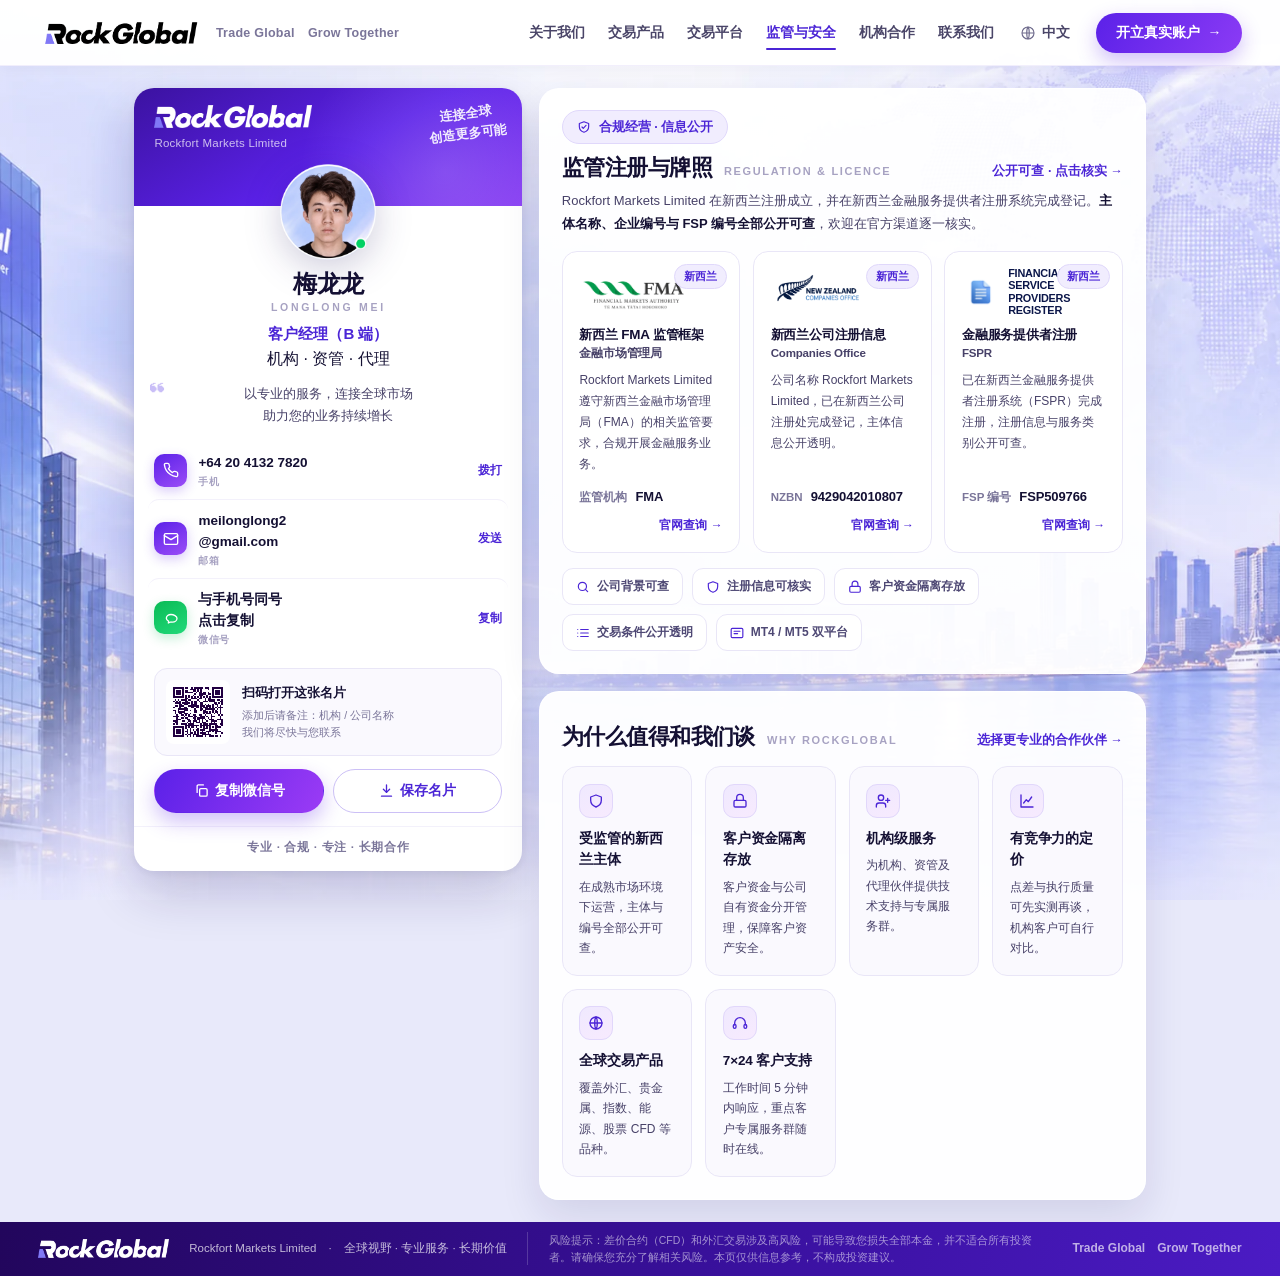
<file: card/index.html>
<!doctype html>
<html lang="zh-CN">
<head>
<meta charset="utf-8">
<meta name="viewport" content="width=device-width,initial-scale=1,viewport-fit=cover">
<title>梅龙龙 · 客户经理（B 端） · RockGlobal</title>
<meta name="description" content="梅龙龙 Longlong Mei — Rockfort Markets Limited（RockGlobal）客户经理（B 端）。机构、资管与代理客户对接。新西兰注册主体，监管与注册信息公开可查。">
<meta name="theme-color" content="#2A0A5E">
<meta property="og:type" content="profile">
<meta property="og:title" content="梅龙龙 · 客户经理（B 端） · RockGlobal">
<meta property="og:description" content="机构 · 资管 · 代理客户对接　·　新西兰注册主体，注册信息公开可查">
<link rel="icon" href="data:image/svg+xml,<svg xmlns='http://www.w3.org/2000/svg' viewBox='0 0 32 32'><rect width='32' height='32' rx='7' fill='%235B21E8'/><text x='16' y='23' font-size='19' font-weight='700' text-anchor='middle' fill='white' font-family='sans-serif'>R</text></svg>">

<style>
:root{
  --pv:#4B25D6; --pv2:#7C3AF5; --pvd:#2A0A5E;
  --ink:#141033; --ink2:#474168; --ink3:#7A7599; --ink4:#A7A2C2;
  --line:#E9E6F7; --line2:#F3F1FB; --soft:#FAF9FE;
  --ff:"PingFang SC","Hiragino Sans GB","Microsoft YaHei",-apple-system,BlinkMacSystemFont,"Segoe UI",Roboto,sans-serif;
  --fd:"Inter Tight","Inter",var(--ff);
  --hand:"Segoe Script","Bradley Hand","KaiTi","STKaiti",cursive;
  --navh:66px; --barh:54px;
  --gut:clamp(14px,10.5vw,190px);
}
*{box-sizing:border-box;margin:0;padding:0;-webkit-tap-highlight-color:transparent}
html{-webkit-text-size-adjust:100%}
body{min-height:100svh;font-family:var(--ff);color:var(--ink);line-height:1.6;
  -webkit-font-smoothing:antialiased;background:#E8E9FA}
.bg{position:fixed;inset:0;z-index:0;pointer-events:none;
  background:#E8E9FA url(../assets/card-bg.webp) center top/cover no-repeat}
.bg::after{content:"";position:absolute;inset:0;
  background:linear-gradient(180deg,rgba(240,241,253,.30),rgba(233,235,252,.10) 40%,rgba(226,228,251,.42))}

/* ══ 顶部导航 ══ */
.nav{position:relative;z-index:3;height:var(--navh);display:flex;align-items:center;gap:clamp(14px,2vw,34px);
  padding:0 clamp(16px,3vw,46px);background:rgba(255,255,255,.96);
  border-bottom:1px solid rgba(75,37,214,.07);box-shadow:0 1px 14px rgba(30,20,90,.05)}
.nav .brand{display:flex;align-items:center;gap:12px;flex:none;text-decoration:none}
.nav .brand img{height:26px;width:auto;display:block}
.nav .brand em{font-style:normal;font-family:var(--fd);font-size:12.5px;font-weight:600;color:var(--ink3);
  letter-spacing:.02em;white-space:nowrap}
.nav .lks{display:flex;gap:clamp(12px,1.8vw,30px);margin-left:auto}
.nav .lks a{text-decoration:none;font-size:14px;font-weight:600;color:#4A4568;white-space:nowrap;
  padding:6px 0;position:relative}
.nav .lks a:hover{color:var(--pv)}
.nav .lks a.on{color:var(--pv);font-weight:700}
.nav .lks a.on::after{content:"";position:absolute;left:0;right:0;bottom:0;height:2px;border-radius:2px;background:var(--pv)}
.nav .lang{display:inline-flex;align-items:center;gap:6px;font-size:13.5px;font-weight:600;color:#4A4568;white-space:nowrap}
.nav .lang svg{width:16px;height:16px;fill:none;stroke:#6E6A8C;stroke-width:1.7}
.nav .cta{display:inline-flex;align-items:center;gap:8px;flex:none;height:40px;padding:0 20px;border-radius:999px;
  background:linear-gradient(120deg,#5B21E8,#8B3BF5);color:#fff;font-size:14px;font-weight:700;
  text-decoration:none;box-shadow:0 8px 20px rgba(91,33,232,.28);transition:transform .18s}
.nav .cta:hover{transform:translateY(-1px)}

/* ══ 主区 ══ */
.stage{position:relative;z-index:2;padding:clamp(14px,2.4vh,26px) var(--gut) clamp(14px,2.4vh,26px);
  min-height:calc(100svh - var(--navh) - var(--barh));
  display:grid;grid-template-columns:minmax(0,388px) minmax(0,1fr);gap:clamp(12px,1.3vw,20px);align-items:start}

/* ── 名片 ── */
.me{background:#fff;border-radius:20px;overflow:hidden;
  box-shadow:0 22px 50px rgba(28,18,90,.20),0 2px 10px rgba(28,18,90,.07)}
.hd{position:relative;padding:17px 20px 54px;
  background:linear-gradient(150deg,#3B12A0 0%,#5B21E8 55%,#8438F2 100%)}
.hd::after{content:"";position:absolute;right:-20%;top:-60%;width:80%;aspect-ratio:1;border-radius:50%;
  background:radial-gradient(circle,rgba(255,255,255,.16),transparent 66%)}
.hd .hl{position:relative;z-index:1}
.hd .hl img{height:23px;width:auto;display:block}
.hd .hl span{display:block;margin-top:6px;font-size:11.5px;color:rgba(255,255,255,.72);letter-spacing:.02em}
.hd .hw{position:absolute;z-index:1;right:16px;top:16px;text-align:center;transform:rotate(-7deg);
  font-family:var(--hand);font-size:13px;font-weight:700;color:rgba(255,255,255,.9);line-height:1.55}

.idb{position:relative;margin-top:-42px;padding:0 20px;text-align:center}
.av{width:96px;height:96px;margin:0 auto;display:block;object-fit:contain;
  filter:drop-shadow(0 8px 18px rgba(28,18,90,.22))}
.nm{margin-top:10px;font-family:var(--fd);font-size:24px;font-weight:800;letter-spacing:-.02em;line-height:1.2}
.nm span{display:block;margin-top:2px;font-size:10.5px;font-weight:700;letter-spacing:.26em;color:var(--ink4)}
.pos{margin-top:9px;font-size:15px;font-weight:800;color:var(--pv)}
.tag{display:inline-block;margin-top:8px;font-size:12px;font-weight:700;color:var(--pv);
  background:#EFEBFE;border:1px solid #DCD3FB;border-radius:999px;padding:5px 15px}
.quo{margin-top:11px;font-size:12.5px;color:var(--ink2);line-height:1.8;position:relative;padding:0 6px}
.quo::before{content:"❝";position:absolute;left:-4px;top:-6px;font-size:15px;color:#C9BEF7}

.rows{margin-top:14px;padding:0 14px;display:flex;flex-direction:column}
.row{display:flex;align-items:center;gap:11px;width:100%;text-align:left;background:none;border:0;
  font:inherit;color:inherit;cursor:pointer;padding:9px 6px;border-radius:11px;text-decoration:none;transition:background .18s}
.row + .row{border-top:1px solid var(--line2)}
@media (hover:hover){ .row:hover{background:var(--soft)} }
.ic{flex:none;width:33px;height:33px;border-radius:10px;display:grid;place-items:center;
  background:linear-gradient(150deg,#5B21E8,#9B4DF7);box-shadow:0 4px 12px rgba(91,33,232,.24)}
.ic svg{width:16px;height:16px;fill:none;stroke:#fff;stroke-width:2;stroke-linecap:round;stroke-linejoin:round}
.ic.wx{background:linear-gradient(150deg,#09BB55,#22D97A);box-shadow:0 4px 12px rgba(9,187,85,.24)}
.tx{min-width:0;flex:1}
.tx .l{display:block;font-size:10px;font-weight:600;color:var(--ink4);letter-spacing:.03em}
.tx .v{display:block;margin-top:1px;font-size:13.5px;font-weight:700;overflow:hidden;text-overflow:ellipsis;white-space:nowrap}
.row .go{flex:none;font-size:11.5px;font-weight:700;color:var(--pv)}

.qr{display:flex;align-items:center;gap:12px;margin:11px 20px 0;
  background:var(--soft);border:1px solid var(--line);border-radius:13px;padding:11px}
.qr img{flex:none;width:64px;height:64px;display:block;background:#fff;border-radius:8px;padding:4px}
.qr .qt{font-size:12.5px;font-weight:800}
.qr .qs{margin-top:4px;font-size:10.5px;color:var(--ink3);line-height:1.6}

.cta2{display:grid;grid-template-columns:1fr 1fr;gap:9px;margin:13px 20px 0}
.btn{display:flex;align-items:center;justify-content:center;gap:6px;height:44px;border-radius:999px;
  font-size:13.5px;font-weight:800;cursor:pointer;border:1.6px solid transparent;font-family:inherit;transition:transform .18s}
.btn.p{color:#fff;background:linear-gradient(120deg,#5B21E8,#9B3BF5);box-shadow:0 9px 20px rgba(91,33,232,.28)}
.btn.s{color:var(--pv);background:#fff;border-color:#CCC0F6}
.btn:active{transform:scale(.97)}
.btn svg{width:15px;height:15px;fill:none;stroke:currentColor;stroke-width:2.1;stroke-linecap:round;stroke-linejoin:round}
.mft{margin-top:13px;padding:11px 20px 15px;border-top:1px solid var(--line2);text-align:center;
  font-size:11.5px;font-weight:700;letter-spacing:.06em;color:var(--ink3)}
.hits{margin-top:5px;font-size:11px;font-weight:600;color:var(--ink4);letter-spacing:0}
.hits b{font-family:var(--fd);font-size:13px;font-weight:800;color:var(--pv);margin:0 2px}
.hits[hidden]{display:none}

/* ── 右侧面板 ── */
.body{display:flex;flex-direction:column;gap:clamp(12px,1.3vw,20px);min-width:0}
.pnl{background:rgba(255,255,255,.94);border:1px solid rgba(255,255,255,.9);border-radius:20px;
  padding:clamp(16px,1.7vw,26px);box-shadow:0 16px 40px rgba(28,18,90,.11)}
.pill{display:inline-flex;align-items:center;gap:8px;background:#F1EDFE;border:1px solid #E0D8FB;
  border-radius:999px;padding:6px 14px;font-size:12.5px;font-weight:700;color:var(--pv)}
.pill svg{width:14px;height:14px;fill:none;stroke:var(--pv);stroke-width:2;stroke-linecap:round;stroke-linejoin:round}
.hrow{display:flex;align-items:baseline;gap:12px;flex-wrap:wrap;margin-top:11px}
.hrow h2{font-size:clamp(20px,1.7vw,27px);font-weight:800;letter-spacing:-.025em;line-height:1.2}
.hrow em{font-style:normal;font-size:11px;font-weight:700;letter-spacing:.15em;color:var(--ink4)}
.hrow a{margin-left:auto;font-size:12.5px;font-weight:700;color:var(--pv);text-decoration:none;white-space:nowrap}
.hrow a:hover{text-decoration:underline}
.lead{margin-top:9px;font-size:13px;color:var(--ink2);line-height:1.75}
.lead b{color:var(--ink);font-weight:700}

.lic{display:grid;grid-template-columns:repeat(3,minmax(0,1fr));gap:clamp(9px,1vw,15px);margin-top:clamp(11px,1.2vw,17px)}
.lc{position:relative;display:flex;flex-direction:column;background:#fff;border:1px solid var(--line);
  border-radius:15px;padding:clamp(13px,1.3vw,18px);text-decoration:none;color:inherit;transition:.2s}
@media (hover:hover){ .lc:hover{border-color:#C7BAF6;box-shadow:0 10px 24px rgba(75,37,214,.13);transform:translateY(-2px)} }
.lc .flag{position:absolute;right:12px;top:12px;font-size:10.5px;font-weight:700;color:var(--pv);
  background:#F1EDFE;border:1px solid #E0D8FB;border-radius:999px;padding:3px 9px;white-space:nowrap}
.lc .lgo{height:clamp(38px,3.6vw,50px);display:flex;align-items:center;gap:9px;margin-bottom:11px}
.lc .lgo img{height:100%;width:auto;max-width:100%;object-fit:contain;display:block}
.lc .lgo.sq img{height:84%}
.lc .lgo b{font-family:var(--fd);font-size:clamp(9.5px,.85vw,11.5px);font-weight:900;line-height:1.15;
  letter-spacing:-.02em;color:#0B1649}
.lc h3{font-size:clamp(13px,1.05vw,15px);font-weight:800;letter-spacing:-.015em;line-height:1.4}
.lc h3 span{display:block;font-size:.86em;font-weight:700;color:var(--ink2)}
.lc p{margin-top:9px;font-size:12px;color:var(--ink2);line-height:1.75}
.lc .fo{margin-top:auto;padding-top:12px;display:flex;align-items:baseline;gap:8px;flex-wrap:wrap}
.lc .fo dt{font-size:11.5px;color:var(--ink3);font-weight:600;white-space:nowrap}
.lc .fo dd{margin:0;font-size:13px;font-weight:800;letter-spacing:-.01em}
.lc .fo .q{margin-left:auto;font-size:12px;font-weight:800;color:var(--pv);white-space:nowrap}

.bdg{display:flex;flex-wrap:wrap;gap:9px;margin-top:clamp(11px,1.2vw,16px)}
.bd{display:inline-flex;align-items:center;gap:7px;background:#fff;border:1px solid var(--line);
  border-radius:11px;padding:8px 13px;font-size:12px;font-weight:700;color:#4E4874;white-space:nowrap}
.bd svg{flex:none;width:14px;height:14px;fill:none;stroke:var(--pv);stroke-width:2;stroke-linecap:round;stroke-linejoin:round}

.why{display:grid;grid-template-columns:repeat(4,minmax(0,1fr));gap:clamp(9px,1vw,15px);margin-top:clamp(11px,1.2vw,17px)}
.wc{background:var(--soft);border:1px solid var(--line);border-radius:15px;padding:clamp(13px,1.3vw,18px);transition:.2s}
@media (hover:hover){ .wc:hover{background:#fff;border-color:#D4C9F8;transform:translateY(-2px);box-shadow:0 10px 22px rgba(28,18,90,.09)} }
.wc .wi{width:34px;height:34px;border-radius:11px;display:grid;place-items:center;margin-bottom:10px;
  background:linear-gradient(150deg,#EFE9FE,#F7EAFE);border:1px solid #E1D7FB}
.wc .wi svg{width:16px;height:16px;fill:none;stroke:var(--pv);stroke-width:2;stroke-linecap:round;stroke-linejoin:round}
.wc b{display:block;font-size:13.5px;font-weight:800;letter-spacing:-.01em}
.wc span{display:block;margin-top:6px;font-size:12px;color:var(--ink2);line-height:1.7}

/* ══ 底栏 ══ */
.bar{position:relative;z-index:3;min-height:var(--barh);display:flex;align-items:center;gap:clamp(12px,1.6vw,26px);
  padding:10px clamp(16px,3vw,46px);background:linear-gradient(100deg,#22065C,#3A11A0 60%,#4B1BC4);color:#fff;flex-wrap:wrap}
.bar img{height:19px;width:auto;display:block;flex:none}
.bar .b1{font-size:11.5px;color:rgba(255,255,255,.72);white-space:nowrap}
.bar .b2{flex:1;min-width:220px;font-size:10.5px;color:rgba(255,255,255,.55);line-height:1.6;
  border-left:1px solid rgba(255,255,255,.18);padding-left:clamp(12px,1.6vw,26px)}
.bar .b3{font-family:var(--fd);font-size:12px;font-weight:600;color:rgba(255,255,255,.66);white-space:nowrap}

/* ══ 窄屏 ══ */
@media (max-width:1180px){
  .lic{grid-template-columns:1fr}
  .why{grid-template-columns:1fr 1fr}
}
@media (max-width:980px){
  :root{--gut:0px;--navh:58px}
  .nav .lks,.nav .lang{display:none}
  .nav .brand em{display:none}
  .nav .cta{margin-left:auto;height:36px;padding:0 16px;font-size:13px}
  .stage{grid-template-columns:1fr;gap:0;padding:0;min-height:0}
  .me{border-radius:0;box-shadow:none}
  .body{gap:0}
  .pnl{background:#fff;border:0;border-radius:0;box-shadow:none;padding:22px 18px}
  .pnl + .pnl{border-top:1px solid var(--line2)}
  .lic{grid-template-columns:1fr 1fr;gap:9px}
  .lc{padding:12px}
  .lc .flag{position:static;align-self:flex-start;margin-bottom:8px}
  .lc .lgo{height:32px;margin-bottom:9px}
  .lc p{display:none}
  .why{grid-template-columns:1fr 1fr;gap:9px}
  .bar{flex-direction:column;align-items:flex-start;gap:8px;padding:16px 18px 24px}
  .bar .b2{border-left:0;padding-left:0;min-width:0}
}
@media (max-width:520px){ .lic,.why{grid-template-columns:1fr} .cta2{grid-template-columns:1fr} }



/* ══ 二维码弹层 ══ */
.qrmask{position:fixed;inset:0;z-index:70;display:flex;align-items:center;justify-content:center;
  padding:24px;background:rgba(16,10,48,.62);backdrop-filter:blur(4px)}
.qrmask[hidden]{display:none}
.qrbox{position:relative;width:100%;max-width:320px;background:#fff;border-radius:22px;
  padding:26px 22px 22px;text-align:center;box-shadow:0 24px 60px rgba(16,10,48,.4)}
.qrbox img{width:186px;height:186px;display:block;margin:0 auto 14px;background:#fff;border-radius:12px;padding:8px;
  border:1px solid var(--line)}
.qrbox b{display:block;font-size:16px;font-weight:800}
.qrbox span{display:block;margin-top:7px;font-size:12px;color:var(--ink3);line-height:1.65}
.qrx{position:absolute;right:12px;top:8px;width:32px;height:32px;border:0;background:none;cursor:pointer;
  font-size:24px;line-height:1;color:var(--ink4)}
.qrsave{display:flex;align-items:center;justify-content:center;gap:7px;width:100%;margin-top:16px;height:46px;
  border:0;border-radius:999px;cursor:pointer;font-family:inherit;font-size:14.5px;font-weight:800;color:#fff;
  background:linear-gradient(120deg,#5B21E8,#9B3BF5);box-shadow:0 9px 20px rgba(91,33,232,.28)}
.qrsave svg{width:16px;height:16px;fill:none;stroke:#fff;stroke-width:2.1;stroke-linecap:round;stroke-linejoin:round}
.tag2{display:none}

/* ══════════ 桌面端：slide 透明化，直接参与网格 ══════════ */
.slide{display:contents}
.row.qrtile{display:none}
@media (min-width:981px){
  .idb .tag{display:none}
  .idb .tag2{display:inline-block}
  .me{grid-column:1;grid-row:1 / span 2;align-self:start}
  #reg{grid-column:2;grid-row:1}
  #why{grid-column:2;grid-row:2}
}

/* ══════════ 手机端：三屏纵向整屏滑动 ══════════ */
.mhero,.mcta,.mban,.burg,.pager{display:none}

@media (max-width:980px){
  :root{--gut:0px;--navh:56px}
  html,body{overflow-x:hidden}
  .nav{position:sticky;top:0;padding:0 16px}
  .nav .lks,.nav .brand em{display:none}
  .nav .lang{margin-left:auto;font-size:13px}
  .nav .cta{display:none}
  .nav .burg{display:flex;flex-direction:column;justify-content:center;gap:4px;flex:none;
    width:34px;height:34px;padding:0 5px;background:none;border:0;cursor:pointer}
  .nav .burg i{display:block;height:2.4px;border-radius:2px;background:#1C1450}

  .bg{background-image:url(../assets/m-bg.webp);background-position:center top;background-size:cover}
  .bg::after{background:linear-gradient(180deg,rgba(255,255,255,.34),rgba(238,240,253,.16) 45%,rgba(228,231,252,.4))}

  /* 纵向整屏滑动容器 */
  .stage{display:block;overflow-y:auto;overflow-x:hidden;
    scroll-snap-type:y proximity;-webkit-overflow-scrolling:touch;scrollbar-width:none;
    gap:0;padding:0;min-height:0;height:calc(100svh - var(--navh))}
  .stage::-webkit-scrollbar{display:none}
  .slide{display:block;width:100%;min-height:100%;scroll-snap-align:start;scroll-snap-stop:always;
    padding-bottom:64px}

  /* ── 第 1 屏 ── */
  .mhero{display:block;height:min(46vh,340px);margin:0;
    background:url(../assets/m-hero.webp) center top/cover no-repeat}
  .me{margin:-42px 14px 0;border-radius:20px;box-shadow:0 16px 40px rgba(28,18,90,.18)}
  .me .hd{display:none}
  .idb{margin-top:0;padding:16px 16px 0;display:grid;grid-template-columns:auto minmax(0,1fr);
    column-gap:14px;align-items:center;text-align:left}
  .av{width:82px;height:82px;flex:none;margin:0;grid-column:1;grid-row:1 / span 2;align-self:center}
  .idb .nm{grid-column:2;grid-row:1;margin-top:0;font-size:21px}
  .idb .nm span{margin-top:1px;font-size:9.5px;letter-spacing:.18em}
  .idb .pos{display:none}
  .idb .pos{display:none}
  .idb .tag{display:inline-block;grid-column:2;grid-row:2;justify-self:start;margin-top:7px;
    padding:5px 14px;font-size:12.5px;font-weight:800}
  .idb .tag2{display:none}
  .idb .quo{grid-column:1 / -1;grid-row:3;margin-top:13px;text-align:center;font-size:12.5px;padding:0}
  .idb .quo::before{display:none}

  /* 四宫格联系方式 */
  .rows{margin-top:13px;padding:0 14px;display:grid;grid-template-columns:repeat(4,1fr);gap:8px}
  .row{flex-direction:column;align-items:center;justify-content:flex-start;gap:7px;
    padding:12px 5px 11px;text-align:center;min-height:104px;
    background:#F6F4FD;border:1px solid var(--line);border-radius:14px;min-width:0}
  .row + .row{border-top:1px solid var(--line)}
  .row .tx{flex:1;width:100%;display:flex;flex-direction:column;justify-content:space-between;gap:4px}
  .row .tx .v{display:block;margin:0;font-size:10.5px;font-weight:800;color:var(--ink);
    line-height:1.3;white-space:normal;overflow:visible;text-overflow:clip;word-break:break-word}
  .row .tx .l{display:block;font-size:10.5px;font-weight:700;color:var(--ink3);letter-spacing:0;line-height:1.2}
  .row .go{display:none}
  .ic{width:38px;height:38px;border-radius:12px}
  .row.qrtile{display:flex}
  .qr,.cta2{display:none}

  .qr{margin:12px 14px 0}
  .cta2{margin:11px 14px 0}
  .mcta{display:flex;align-items:center;justify-content:center;gap:9px;
    margin:12px 14px 0;height:52px;border-radius:15px;text-decoration:none;
    background:linear-gradient(120deg,#2E17C9,#5B21E8);color:#fff;font-size:16px;font-weight:800;
    box-shadow:0 12px 26px rgba(46,23,201,.32)}
  .mcta svg{width:19px;height:19px;fill:none;stroke:#fff;stroke-width:2;stroke-linecap:round;stroke-linejoin:round}
  .mcta i{font-style:normal;font-size:20px;margin-left:2px;opacity:.8}
  .mft{margin-top:12px;padding:12px 18px 18px}

  /* ── 第 2、3 屏 ── */
  .pnl{background:transparent;border:0;border-radius:0;box-shadow:none;padding:18px 14px}
  .pnl + .pnl{border-top:0}
  .hrow h2{font-size:26px}
  .lic{grid-template-columns:1fr;gap:10px}
  .lc{padding:14px;background:rgba(255,255,255,.96);box-shadow:0 8px 22px rgba(28,18,90,.08)}
  .lc .flag{position:absolute;right:12px;top:12px;margin:0}
  .lc .lgo{height:38px;margin-bottom:10px}
  .lc p{display:block;font-size:12px}
  .bdg{gap:8px}
  .why{grid-template-columns:1fr 1fr;gap:10px}
  .wc{background:rgba(255,255,255,.96);box-shadow:0 8px 22px rgba(28,18,90,.07)}
  .wc b{font-size:13px}
  .wc span{font-size:11.5px;line-height:1.6}

  .mban{display:flex;align-items:center;margin:14px 0 0;height:120px;border-radius:16px;overflow:hidden;
    background:url(../assets/m-banner.webp) center/cover no-repeat;text-decoration:none}
  .mban + .mcta{margin-left:0;margin-right:0}

  /* 页码 */
  .pager{display:flex;align-items:center;justify-content:space-between;gap:14px;
    position:fixed;left:0;right:0;bottom:0;z-index:20;height:52px;padding:0 22px;
    background:linear-gradient(180deg,rgba(255,255,255,0),rgba(255,255,255,.96) 42%)}
  .pager .dots{display:flex;gap:7px}
  .pager .dots b{display:block;width:7px;height:7px;border-radius:50%;background:#C9C4E4;transition:.25s}
  .pager .dots b.on{background:var(--pv);width:20px;border-radius:4px}
  .pager .pn{font-family:var(--fd);font-size:12px;font-weight:700;color:var(--ink3)}
  .pager .pn em{font-style:normal;color:var(--pv);font-weight:800}

  .bar{display:none}
}
@media (max-width:520px){ .cta2{grid-template-columns:1fr 1fr} }

#toast{position:fixed;left:50%;bottom:70px;transform:translate(-50%,14px);z-index:60;
  background:rgba(20,11,46,.94);color:#fff;font-size:13.5px;font-weight:700;padding:11px 20px;border-radius:999px;
  opacity:0;pointer-events:none;transition:opacity .22s,transform .22s}
#toast.on{opacity:1;transform:translate(-50%,0)}
@media (prefers-reduced-motion:reduce){ *{transition:none!important} }
</style>
</head>
<body>
<div class="bg" aria-hidden="true"></div>

<header class="nav">
  <a class="brand" href="./"><img src="../assets/rg-logo.png" alt="RockGlobal"><em>Trade Global　Grow Together</em></a>
  <nav class="lks">
    <a href="https://www.rockglobal.co.nz/" target="_blank" rel="noopener noreferrer">关于我们</a>
    <a href="https://www.rockglobal.co.nz/" target="_blank" rel="noopener noreferrer">交易产品</a>
    <a href="https://www.rockglobal.co.nz/" target="_blank" rel="noopener noreferrer">交易平台</a>
    <a class="on" href="#reg">监管与安全</a>
    <a href="#why">机构合作</a>
    <a href="tel:+642041327820">联系我们</a>
  </nav>
  <span class="lang"><svg viewBox="0 0 24 24"><circle cx="12" cy="12" r="9"/><path d="M3 12h18M12 3c2.5 2.7 2.5 15 0 18M12 3c-2.5 2.7-2.5 15 0 18"/></svg>中文</span>
  <a class="cta" href="tel:+642041327820">开立真实账户 <span>→</span></a>
  <button class="burg" type="button" id="burg" aria-label="菜单"><i></i><i></i><i></i></button>
</header>

<main class="stage" id="stage">

  <!-- ────── 1/3 ────── -->
  <section class="slide s1">
  <a class="mhero" href="#reg" aria-hidden="true"></a>
  <aside class="me">
    <div class="hd">
      <div class="hl">
        <img src="../assets/rg-logo-dark.png" alt="RockGlobal">
        <span>Rockfort Markets Limited</span>
      </div>
      <div class="hw">连接全球<br>创造更多可能</div>
    </div>

    <div class="idb">
      <img class="av" src="../assets/mei-photo.webp?v=2" alt="梅龙龙" width="560" height="560">
      <h1 class="nm">梅龙龙<span>LONGLONG MEI</span></h1>
      <div class="pos">客户经理（B 端）</div>
      <div class="tag">客户经理（B 端）</div>
      <div class="tag2">机构 · 资管 · 代理</div>
      <p class="quo">以专业的服务，连接全球市场<br>助力您的业务持续增长</p>
    </div>

    <div class="rows">
      <a class="row" href="tel:+642041327820">
        <span class="ic"><svg viewBox="0 0 24 24"><path d="M22 16.9v3a2 2 0 0 1-2.2 2 19.8 19.8 0 0 1-8.6-3.1 19.5 19.5 0 0 1-6-6A19.8 19.8 0 0 1 2.1 4.2 2 2 0 0 1 4.1 2h3a2 2 0 0 1 2 1.7c.1 1 .4 1.9.7 2.8a2 2 0 0 1-.5 2.1L8.1 9.9a16 16 0 0 0 6 6l1.3-1.2a2 2 0 0 1 2.1-.5c.9.3 1.8.6 2.8.7a2 2 0 0 1 1.7 2Z"/></svg></span>
        <span class="tx"><span class="v">+64 20 4132 7820</span><span class="l">手机</span></span>
        <span class="go">拨打</span>
      </a>
      <a class="row" href="mailto:meilonglong2@gmail.com">
        <span class="ic"><svg viewBox="0 0 24 24"><rect x="2" y="4" width="20" height="16" rx="2"/><path d="m2 7 10 6 10-6"/></svg></span>
        <span class="tx"><span class="v">meilonglong2<br>@gmail.com</span><span class="l">邮箱</span></span>
        <span class="go">发送</span>
      </a>
      <button class="row" type="button" id="wxrow">
        <span class="ic wx"><svg viewBox="0 0 24 24"><path d="M21 12.5c0 3.2-3.1 5.8-7 5.8-.8 0-1.6-.1-2.3-.3L8 19.5l.6-2.4C6.4 16 5 14.4 5 12.5 5 9.3 8.1 6.7 12 6.7s9 2.6 9 5.8Z"/></svg></span>
        <span class="tx"><span class="v">与手机号同号<br>点击复制</span><span class="l">微信号</span></span>
        <span class="go">复制</span>
      </button>
      <button class="row qrtile" type="button" id="qrtile">
        <span class="ic"><svg viewBox="0 0 24 24"><rect x="3" y="3" width="7" height="7" rx="1"/><rect x="14" y="3" width="7" height="7" rx="1"/><rect x="3" y="14" width="7" height="7" rx="1"/><path d="M14 14h3v3h-3zM20 14v3M14 20h3M20 20h1"/></svg></span>
        <span class="tx"><span class="v">扫码打开<br>这张名片</span><span class="l">二维码</span></span>
        <span class="go">查看</span>
      </button>
    </div>

    <div class="qr">
      <img src="../assets/qr-card.svg" alt="扫码打开这张电子名片" width="64" height="64">
      <div>
        <div class="qt">扫码打开这张名片</div>
        <div class="qs">添加后请备注：机构 / 公司名称<br>我们将尽快与您联系</div>
      </div>
    </div>

    <div class="cta2">
      <button class="btn p" type="button" id="wxbtn">
        <svg viewBox="0 0 24 24"><rect x="9" y="9" width="12" height="12" rx="2"/><path d="M5 15V5a2 2 0 0 1 2-2h8"/></svg>复制微信号
      </button>
      <button class="btn s" type="button" id="vcf">
        <svg viewBox="0 0 24 24"><path d="M12 3v12"/><path d="m7 10 5 5 5-5"/><path d="M4 21h16"/></svg>保存名片
      </button>
    </div>

    <a class="mcta" href="tel:+642041327820">
      <svg viewBox="0 0 24 24"><path d="M21 12a8 8 0 0 1-11.6 7.1L3 21l1.9-6.4A8 8 0 1 1 21 12z"/></svg>
      立即咨询我 <i>›</i>
    </a>

    <div class="mft">
      专业 · 合规 · 专注 · 长期合作
      <div class="hits" id="hits" hidden>累计被打开 <b id="hitn">—</b> 次</div>
    </div>
  </aside>
  </section>

  <!-- ────── 2/3 ────── -->
  <section class="slide s2">
    <section class="pnl" id="reg">
      <span class="pill"><svg viewBox="0 0 24 24"><path d="M12 3 20 6v5c0 5.1-3.4 8.4-8 10-4.6-1.6-8-4.9-8-10V6l8-3Z"/><path d="m8.5 12 2.2 2.2 4.8-5"/></svg>合规经营 · 信息公开</span>
      <div class="hrow">
        <h2>监管注册与牌照</h2><em>REGULATION &amp; LICENCE</em>
        <a href="https://fsp-register.companiesoffice.govt.nz/" target="_blank" rel="noopener noreferrer">公开可查 · 点击核实 →</a>
      </div>
      <p class="lead">Rockfort Markets Limited 在新西兰注册成立，并在新西兰金融服务提供者注册系统完成登记。<b>主体名称、企业编号与 FSP 编号全部公开可查</b>，欢迎在官方渠道逐一核实。</p>

      <div class="lic">
        <a class="lc" href="https://www.fma.govt.nz/" target="_blank" rel="noopener noreferrer">
          <span class="flag">新西兰</span>
          <div class="lgo"><img src="../assets/lic-fma.webp" alt="新西兰金融市场管理局 FMA" width="520" height="223" loading="lazy"></div>
          <h3>新西兰 FMA 监管框架<span>金融市场管理局</span></h3>
          <p>Rockfort Markets Limited 遵守新西兰金融市场管理局（FMA）的相关监管要求，合规开展金融服务业务。</p>
          <dl class="fo"><dt>监管机构</dt><dd>FMA</dd><span class="q">官网查询 →</span></dl>
        </a>

        <a class="lc" href="https://companies-register.companiesoffice.govt.nz/" target="_blank" rel="noopener noreferrer">
          <span class="flag">新西兰</span>
          <div class="lgo"><img src="../assets/lic-nzco.webp" alt="新西兰公司注册处" width="520" height="251" loading="lazy"></div>
          <h3>新西兰公司注册信息<span>Companies Office</span></h3>
          <p>公司名称 Rockfort Markets Limited，已在新西兰公司注册处完成登记，主体信息公开透明。</p>
          <dl class="fo"><dt>NZBN</dt><dd>9429042010807</dd><span class="q">官网查询 →</span></dl>
        </a>

        <a class="lc" href="https://fsp-register.companiesoffice.govt.nz/" target="_blank" rel="noopener noreferrer">
          <span class="flag">新西兰</span>
          <div class="lgo sq"><img src="../assets/lic-fspr.webp" alt="" width="300" height="312" loading="lazy"><b>FINANCIAL SERVICE<br>PROVIDERS REGISTER</b></div>
          <h3>金融服务提供者注册<span>FSPR</span></h3>
          <p>已在新西兰金融服务提供者注册系统（FSPR）完成注册，注册信息与服务类别公开可查。</p>
          <dl class="fo"><dt>FSP 编号</dt><dd>FSP509766</dd><span class="q">官网查询 →</span></dl>
        </a>
      </div>

      <div class="bdg">
        <span class="bd"><svg viewBox="0 0 24 24"><circle cx="11" cy="11" r="7"/><path d="m20 20-4.3-4.3"/></svg>公司背景可查</span>
        <span class="bd"><svg viewBox="0 0 24 24"><path d="M12 3 20 6v5c0 5.1-3.4 8.4-8 10-4.6-1.6-8-4.9-8-10V6l8-3Z"/></svg>注册信息可核实</span>
        <span class="bd"><svg viewBox="0 0 24 24"><rect x="3" y="11" width="18" height="10" rx="2"/><path d="M7 11V7a5 5 0 0 1 10 0v4"/></svg>客户资金隔离存放</span>
        <span class="bd"><svg viewBox="0 0 24 24"><path d="M8 6h13M8 12h13M8 18h13M3 6h.01M3 12h.01M3 18h.01"/></svg>交易条件公开透明</span>
        <span class="bd"><svg viewBox="0 0 24 24"><rect x="2" y="4" width="20" height="16" rx="2"/><path d="M7 9h10M7 13h6"/></svg>MT4 / MT5 双平台</span>
      </div>
    </section>
  </section>

  <!-- ────── 3/3 ────── -->
  <section class="slide s3">
    <section class="pnl" id="why">
      <div class="hrow">
        <h2>为什么值得和我们谈</h2><em>WHY ROCKGLOBAL</em>
        <a href="tel:+642041327820">选择更专业的合作伙伴 →</a>
      </div>
      <div class="why">
        <div class="wc">
          <div class="wi"><svg viewBox="0 0 24 24"><path d="M12 3 20 6v5c0 5.1-3.4 8.4-8 10-4.6-1.6-8-4.9-8-10V6l8-3Z"/></svg></div>
          <b>受监管的新西兰主体</b><span>在成熟市场环境下运营，主体与编号全部公开可查。</span>
        </div>
        <div class="wc">
          <div class="wi"><svg viewBox="0 0 24 24"><rect x="3" y="11" width="18" height="10" rx="2"/><path d="M7 11V7a5 5 0 0 1 10 0v4"/></svg></div>
          <b>客户资金隔离存放</b><span>客户资金与公司自有资金分开管理，保障客户资产安全。</span>
        </div>
        <div class="wc">
          <div class="wi"><svg viewBox="0 0 24 24"><path d="M16 21v-2a4 4 0 0 0-4-4H6a4 4 0 0 0-4 4v2"/><circle cx="9" cy="7" r="4"/><path d="M19 8v6M22 11h-6"/></svg></div>
          <b>机构级服务</b><span>为机构、资管及代理伙伴提供技术支持与专属服务群。</span>
        </div>
        <div class="wc">
          <div class="wi"><svg viewBox="0 0 24 24"><path d="M3 3v18h18"/><path d="m7 15 4-5 3 3 5-7"/></svg></div>
          <b>有竞争力的定价</b><span>点差与执行质量可先实测再谈，机构客户可自行对比。</span>
        </div>
        <div class="wc">
          <div class="wi"><svg viewBox="0 0 24 24"><circle cx="12" cy="12" r="9"/><path d="M3 12h18M12 3c2.6 2.8 2.6 15.2 0 18M12 3c-2.6 2.8-2.6 15.2 0 18"/></svg></div>
          <b>全球交易产品</b><span>覆盖外汇、贵金属、指数、能源、股票 CFD 等品种。</span>
        </div>
        <div class="wc">
          <div class="wi"><svg viewBox="0 0 24 24"><path d="M4 15v-3a8 8 0 0 1 16 0v3"/><rect x="2" y="14" width="4" height="6" rx="2"/><rect x="18" y="14" width="4" height="6" rx="2"/></svg></div>
          <b>7×24 客户支持</b><span>工作时间 5 分钟内响应，重点客户专属服务群随时在线。</span>
        </div>
      </div>

      <a class="mban" href="tel:+642041327820" aria-label="与世界共建更大的机遇"></a>
      <a class="mcta" href="tel:+642041327820">
        <svg viewBox="0 0 24 24"><path d="M21 12a8 8 0 0 1-11.6 7.1L3 21l1.9-6.4A8 8 0 1 1 21 12z"/></svg>
        立即咨询我 <i>›</i>
      </a>
    </section>
  </section>

</main>

<div class="pager" id="pager" hidden>
  <div class="dots"><b class="on"></b><b></b><b></b></div>
  <span class="pn"><em>1</em> / 3</span>
</div>

<footer class="bar">
  <img src="../assets/rg-logo-dark.png" alt="RockGlobal">
  <span class="b1">Rockfort Markets Limited　·　全球视野 · 专业服务 · 长期价值</span>
  <span class="b2">风险提示：差价合约（CFD）和外汇交易涉及高风险，可能导致您损失全部本金，并不适合所有投资者。请确保您充分了解相关风险。本页仅供信息参考，不构成投资建议。</span>
  <span class="b3">Trade Global　Grow Together</span>
</footer>

<div class="qrmask" id="qrmask" hidden>
  <div class="qrbox">
    <button class="qrx" type="button" id="qrx" aria-label="关闭">×</button>
    <img src="../assets/qr-card.svg" alt="扫码打开这张电子名片" width="200" height="200">
    <b>扫码打开这张名片</b>
    <span>转发给同事、贴进邮件签名都可以<br>比直接发微信号更安全，也更容易被打开</span>
    <button class="qrsave" type="button" id="vcf2">
      <svg viewBox="0 0 24 24"><path d="M12 3v12"/><path d="m7 10 5 5 5-5"/><path d="M4 21h16"/></svg>保存名片到通讯录
    </button>
  </div>
</div>

<div id="toast" role="status" aria-live="polite"></div>

<script>
(function(){
  var toastEl=document.getElementById('toast'),tmr;
  function toast(m){toastEl.textContent=m;toastEl.classList.add('on');clearTimeout(tmr);tmr=setTimeout(function(){toastEl.classList.remove('on');},1900);}
  var NUM='+64 20 4132 7820';
  function copy(text,ok){
    if(navigator.clipboard&&window.isSecureContext){navigator.clipboard.writeText(text).then(ok,fb);}else{fb();}
    function fb(){var ta=document.createElement('textarea');ta.value=text;ta.setAttribute('readonly','');
      ta.style.cssText='position:fixed;top:-999px;opacity:0';document.body.appendChild(ta);ta.select();
      try{document.execCommand('copy');ok();}catch(e){toast('复制失败，请长按号码手动复制');}document.body.removeChild(ta);}
  }
  function doCopy(){copy(NUM,function(){toast('微信号已复制：'+NUM);});}
  document.getElementById('wxrow').addEventListener('click',doCopy);
  document.getElementById('wxbtn').addEventListener('click',doCopy);

  function saveVcf(){
    var v=['BEGIN:VCARD','VERSION:3.0','N:梅;龙龙;;;','FN:梅龙龙 Longlong Mei',
      'ORG:Rockfort Markets Limited (RockGlobal)','TITLE:客户经理（B 端）',
      'TEL;TYPE=CELL:+64 20 4132 7820','EMAIL;TYPE=WORK:meilonglong2@gmail.com',
      'ADR;TYPE=WORK:;;Auckland;;;;New Zealand','URL:'+location.origin+location.pathname,
      'NOTE:机构 · 资管 · 代理客户对接。微信与手机号相同。','END:VCARD'].join('\r\n');
    var blob=new Blob([new Uint8Array([0xEF,0xBB,0xBF]),v],{type:'text/vcard;charset=utf-8'});
    var a=document.createElement('a');a.href=URL.createObjectURL(blob);a.download='MeiLonglong-RockGlobal.vcf';
    document.body.appendChild(a);a.click();document.body.removeChild(a);
    setTimeout(function(){URL.revokeObjectURL(a.href);},1500);
    toast('名片已保存到通讯录文件');
  }
  document.getElementById('vcf').addEventListener('click',saveVcf);
  var v2=document.getElementById('vcf2'); if(v2)v2.addEventListener('click',saveVcf);

  /* 二维码弹层 */
  (function(){
    var mask=document.getElementById('qrmask'),x=document.getElementById('qrx');
    if(!mask)return;
    function open(){mask.hidden=false;}
    function close(){mask.hidden=true;}
    var t=document.getElementById('qrtile');
    if(t)t.addEventListener('click',function(e){e.preventDefault();e.stopImmediatePropagation();open();},true);
    x.addEventListener('click',close);
    mask.addEventListener('click',function(e){if(e.target===mask)close();});
    document.addEventListener('keydown',function(e){if(e.key==='Escape')close();});
  })();

  /* 手机端三屏指示器 */
  (function(){
    var stage=document.getElementById('stage'),pager=document.getElementById('pager');
    if(!stage||!pager)return;
    var dots=pager.querySelectorAll('.dots b'),num=pager.querySelector('.pn em'),cur=-1;
    var slides=[].slice.call(stage.querySelectorAll('.slide'));
    function idxAt(y){
      var i=0;
      for(var k=0;k<slides.length;k++){ if(slides[k].offsetTop<=y+stage.clientHeight*0.35)i=k; }
      return i;
    }
    function upd(){
      if(getComputedStyle(pager).display==='none')return;
      var i=idxAt(stage.scrollTop);
      if(i===cur)return; cur=i;
      for(var k=0;k<dots.length;k++)dots[k].classList.toggle('on',k===i);
      num.textContent=i+1;
    }
    function show(){ pager.hidden = window.matchMedia('(min-width:981px)').matches; }
    stage.addEventListener('scroll',function(){window.requestAnimationFrame(upd);},{passive:true});
    window.addEventListener('resize',function(){show();cur=-1;upd();});
    show();upd();
    document.querySelectorAll('a[href^="#"]').forEach(function(a){
      a.addEventListener('click',function(e){
        var t=document.querySelector(a.getAttribute('href'));
        if(!t||getComputedStyle(pager).display==='none')return;
        e.preventDefault();
        var sl=t.closest('.slide');
        if(sl)stage.scrollTo({top:sl.offsetTop,behavior:'smooth'});
      });
    });
    var b=document.getElementById('burg');
    if(b)b.addEventListener('click',function(){
      var i=idxAt(stage.scrollTop);
      stage.scrollTo({top:slides[(i+1)%slides.length].offsetTop,behavior:'smooth'});
    });
  })();

  (function(){
    var box=document.getElementById('hits'),n=document.getElementById('hitn');
    var BASE='https://abacus.jasoncameron.dev',NS='rockfort-card',KEY='opens',counted=false;
    try{counted=sessionStorage.getItem('rg_counted')==='1';}catch(e){}
    fetch(BASE+(counted?'/get/':'/hit/')+NS+'/'+KEY,{cache:'no-store'})
      .then(function(r){return r.ok?r.json():Promise.reject();})
      .then(function(d){if(typeof d.value!=='number')return;
        try{sessionStorage.setItem('rg_counted','1');}catch(e){}
        n.textContent=d.value.toLocaleString('en-US');box.hidden=false;})
      .catch(function(){});
  })();
})();
</script>
</body>
</html>
</file>
<file: css/site.css>
:root{--ink:#220041;--ink2:#4d4564;--ink3:#8d85a2;--paper:#fbfaff;--alt:#f3f1fa;--white:#fff;--brand:#8178f7;--violet:#8503eb;--pink:#ef59f9;--grad:linear-gradient(135deg,#220041 15%,#5b2aa8 62%,#8078f6);--cta:linear-gradient(125deg,#8503eb,#ef59f9);--hair:rgba(34,0,65,.1);--shadow:0 18px 48px rgba(44,13,95,.12);--max:1440px;--nav:72px;/* deck scale shared by pages 02-04 */--deck-pad-x:clamp(40px,3.2vw,56px);--deck-pad-y:26px;--deck-title:clamp(42px,3.3vw,54px);--deck-desc:clamp(14px,1vw,16px);--deck-num-col:66px;--gutter:clamp(18px,5vw,82px);font-family:Inter,"PingFang SC","Microsoft YaHei",sans-serif}*{box-sizing:border-box;margin:0}html{scroll-behavior:smooth;background:var(--paper)}body{color:var(--ink);background:var(--paper);line-height:1.65;-webkit-font-smoothing:antialiased}button,input{font:inherit}button{cursor:pointer}img{display:block;max-width:100%}::selection{background:#ded8ff;color:var(--ink)}:focus-visible{outline:3px solid var(--brand);outline-offset:3px}
#progress{position:fixed;top:0;left:0;height:3px;background:var(--cta);z-index:100;width:0;transition:width .18s linear}
#nav{height:var(--nav);position:fixed;inset:0 0 auto;z-index:90;display:flex;align-items:center;gap:clamp(12px,2vw,28px);padding:0 var(--gutter);background:rgba(251,250,255,.86);border-bottom:1px solid var(--hair);backdrop-filter:blur(16px) saturate(150%);transition:.3s}
.brand{display:flex;align-items:center;flex:none}.brand img{height:clamp(24px,2vw,32px);width:auto}.logo-dark{display:none}.dark-nav #nav{background:rgba(24,0,53,.68);border-color:rgba(255,255,255,.1)}.dark-nav .logo-light{display:none}.dark-nav .logo-dark{display:block}
#nav nav{display:flex;gap:5px;margin-left:auto;overflow-x:auto;scrollbar-width:none}#nav nav::-webkit-scrollbar{display:none}#nav nav a{color:var(--ink2);text-decoration:none;white-space:nowrap;padding:7px 11px;border-radius:999px;font-size:clamp(12px,.9vw,15px);font-weight:700;transition:.2s}#nav nav a i{font-style:normal;font-size:.78em;opacity:.62;margin-right:5px}.dark-nav #nav nav a{color:rgba(255,255,255,.75)}#nav nav a.active{background:var(--ink);color:#fff}.dark-nav #nav nav a.active{background:#fff;color:var(--ink)}
#present-toggle{flex:none;border:1px solid var(--hair);background:transparent;border-radius:999px;color:var(--ink3);padding:7px 13px;font-size:12px;font-weight:700;white-space:nowrap}.dark-nav #present-toggle{color:#fff;border-color:rgba(255,255,255,.25)}.present #present-toggle{background:var(--brand);color:#fff;border-color:var(--brand)}
#page-control{position:fixed;right:clamp(12px,2vw,30px);bottom:clamp(12px,2vw,28px);z-index:80;display:flex;align-items:center;gap:9px;padding:6px 7px 6px 13px;border:1px solid var(--hair);border-radius:999px;background:rgba(255,255,255,.86);box-shadow:0 8px 24px rgba(34,0,65,.12);backdrop-filter:blur(12px);font-size:12px;color:var(--ink3);opacity:0;pointer-events:none;transition:.25s}#page-control.is-visible{opacity:1;pointer-events:auto}#page-title{max-width:14em;overflow:hidden;text-overflow:ellipsis;white-space:nowrap;font-weight:700}#page-number{font-variant-numeric:tabular-nums;color:var(--ink)}#page-control button{width:27px;height:27px;border:0;border-radius:50%;background:#eeeaff;color:var(--violet);font-weight:900}
.section{position:relative;min-height:var(--page-h);display:flex;align-items:center;padding:calc(var(--nav) + clamp(28px,4vw,66px)) var(--gutter) clamp(44px,5vw,82px);overflow:hidden;border-top:1px solid rgba(34,0,65,.05)}.section.alt{background:var(--alt)}.section.dark{background:#190031;color:#fff;border:0}.wrap{width:100%;flex:0 0 100%;max-width:var(--max);margin:auto;position:relative;z-index:1}.section h1,.section h2,.section h3{font-family:"Inter Tight",Inter,"PingFang SC",sans-serif;letter-spacing:-.04em;line-height:1.16}.section h2{font-size:clamp(30px,3.35vw,59px);font-weight:800;max-width:18em}.section h2 em,.hero h1 em{font-style:normal;background:var(--cta);-webkit-background-clip:text;background-clip:text;color:transparent}.dark h2 em,.hero h1 em{background:linear-gradient(100deg,#d5c9ff,#f5a4ef);-webkit-background-clip:text;background-clip:text;color:transparent}.section p{font-size:clamp(14px,1.04vw,18px);color:var(--ink2);max-width:61em;margin-top:13px}.dark p{color:rgba(255,255,255,.7)}.section-head{display:flex;gap:clamp(14px,2vw,28px);align-items:flex-start;margin-bottom:clamp(24px,3vw,48px)}.section-no{font:800 clamp(13px,1vw,16px)/1 "Inter Tight",sans-serif;letter-spacing:.1em;color:#6848d5;padding-top:10px;min-width:2.7em}.section-no:after{content:"";display:block;height:2px;background:var(--cta);margin-top:10px}.on-dark{color:#f2a0ed}.eyebrow{display:flex;gap:10px;align-items:center;margin-bottom:8px;color:var(--ink3);font-size:clamp(11px,.8vw,13px);font-weight:800;letter-spacing:.13em}.eyebrow>b{border-radius:5px;background:var(--ink);color:#fff;padding:2px 7px;font-size:.86em;letter-spacing:.07em}.eyebrow.light{color:rgba(255,255,255,.56)}.eyebrow.light>b{background:#fff;color:var(--ink)}.eyebrow>i{display:block;width:29px;height:2px;background:linear-gradient(90deg,#c4b5fd,#ef59f9)}
.reveal{opacity:0;transform:translateY(22px);transition:opacity .7s cubic-bezier(.22,.7,.3,1),transform .7s cubic-bezier(.22,.7,.3,1)}.reveal.visible{opacity:1;transform:none}.delay-1{transition-delay:.1s}.delay-2{transition-delay:.2s}.delay-3{transition-delay:.3s}.present p:not(.legal-note):not(.scope-note):not(.community-note),.present small{display:none}
/* cover */
.hero{background:#0d0021}.hero-glow{position:absolute;inset:0;background:radial-gradient(53% 82% at 78% 42%,rgba(109,62,245,.58),transparent 69%),radial-gradient(55% 50% at 0 100%,rgba(239,89,249,.18),transparent 70%)}.hero:after{content:"";position:absolute;inset:0;opacity:.55;background-image:linear-gradient(rgba(255,255,255,.03) 1px,transparent 1px),linear-gradient(90deg,rgba(255,255,255,.03) 1px,transparent 1px);background-size:54px 54px;mask-image:radial-gradient(circle at 72% 45%,#000,transparent 70%)}.hero-grid{display:grid;grid-template-columns:1.05fr .95fr;align-items:center;gap:clamp(20px,4vw,80px)}.hero h1{margin-top:clamp(18px,2.6vw,42px);font-size:clamp(42px,4.5vw,80px);font-weight:800;color:#fff;white-space:nowrap}.hero-copy>p{font-size:clamp(15px,1.18vw,20px);line-height:1.8;color:rgba(255,255,255,.7);max-width:33em}.hero-copy>p b{color:#fff}.hero-pillars{display:grid;grid-template-columns:1fr 1fr;gap:12px;margin-top:clamp(18px,2vw,30px);max-width:42em}.hero-pillars>div{padding:14px 16px;border:1px solid rgba(255,255,255,.13);border-radius:16px;background:rgba(255,255,255,.06)}.hero-pillars i{display:inline-flex;align-items:center;justify-content:center;width:27px;height:27px;border-radius:8px;background:#6c42d7;color:#fff;font:800 11px "Inter Tight",sans-serif;font-style:normal}.hero-pillars>div+div i{background:#c62ec9}.hero-pillars b,.hero-pillars span{display:block}.hero-pillars b{margin-top:8px;font-size:16px}.hero-pillars span{font-size:12px;color:rgba(255,255,255,.58);line-height:1.5}.hero-meta{display:flex;gap:15px;align-items:center;margin-top:clamp(18px,2vw,34px);font-size:13px;color:rgba(255,255,255,.55)}.hero-meta b{font-size:16px;color:#fff}.hero-meta span:last-child{margin-left:auto}.hero-meta kbd{padding:2px 7px;border:1px solid rgba(255,255,255,.2);border-radius:5px;color:#fff;background:rgba(255,255,255,.1)}
.hero-art{height:clamp(390px,calc(var(--page-h)*.58),640px);position:relative}.hero-laptop{position:absolute;right:-4%;top:48%;width:100%;transform:translateY(-50%);filter:drop-shadow(0 30px 45px rgba(0,0,0,.55))}.hero-phone{position:absolute;left:-3%;bottom:-2%;height:88%;max-width:none;filter:drop-shadow(-10px 26px 35px rgba(0,0,0,.55))}.float-card{position:absolute;border:1px solid rgba(255,255,255,.14);border-radius:14px;padding:10px 15px 10px 12px;background:rgba(27,5,62,.76);box-shadow:0 16px 38px rgba(0,0,0,.35);backdrop-filter:blur(12px);white-space:nowrap}.float-card i{display:inline-block;width:9px;height:9px;border-radius:50%;background:#34d399;box-shadow:0 0 0 4px rgba(52,211,153,.18);margin-right:8px}.float-card b,.float-card span{display:block;margin-left:18px}.float-card b{font-size:13px}.float-card span{font-size:11px;color:rgba(255,255,255,.55)}.float-card.a{left:-8%;top:2%}.float-card.b{right:-3%;top:-1%}.float-card.c{right:3%;bottom:8%}.float-card.c i{background:#fbbf24;box-shadow:0 0 0 4px rgba(251,191,36,.18)}.hero-foot{display:flex;align-items:center;gap:15px;margin-top:clamp(20px,3vw,44px);padding-top:18px;border-top:1px solid rgba(255,255,255,.12);color:rgba(255,255,255,.62);font-size:clamp(12px,.9vw,15px);font-weight:700}.hero-foot i{width:5px;height:5px;border-radius:50%;background:#e96be6}
/* map */
.problem-strip{display:grid;grid-template-columns:repeat(3,1fr);background:#fff;border:1px solid var(--hair);border-radius:20px;box-shadow:var(--shadow)}.problem-strip div{padding:clamp(18px,2vw,28px);border-right:1px solid var(--hair)}.problem-strip div:last-child{border:0}.problem-strip b{font:800 clamp(18px,1.45vw,25px) "Inter Tight",sans-serif}.problem-strip span{display:block;color:var(--ink2);font-size:clamp(12px,.92vw,15px);margin-top:5px}.map-flow{display:flex;gap:clamp(10px,1.5vw,24px);align-items:stretch;margin-top:clamp(18px,2.5vw,40px)}.map-flow article{flex:1;padding:clamp(20px,2vw,32px);border-radius:20px;border:1px solid var(--hair);background:#fff;box-shadow:0 10px 26px rgba(34,0,65,.07)}.map-flow article>span{font:800 12px "Inter Tight",sans-serif;color:#6744d9}.map-flow h3{font-size:clamp(20px,1.6vw,28px);margin-top:7px}.map-flow p{font-size:clamp(13px,.95vw,16px);line-height:1.7;margin-top:9px}.map-flow small{display:block;color:#6944d6;font-weight:800;margin-top:14px}.map-flow>i{align-self:center;color:#8476bd;font-size:clamp(22px,2vw,32px);font-style:normal}.map-flow .trust{border-top:4px solid #e658c7}.map-flow .app{border-top:4px solid #2fa170}.map-flow .growth{border-top:4px solid #7358e8}.map-note{margin:18px auto 0!important;text-align:center;font-weight:700;color:#71698b!important}
/* insight */
.insight-layout{display:grid;grid-template-columns:1.3fr .7fr;gap:clamp(20px,3vw,50px);align-items:stretch}.matrix-card{border:1px solid var(--hair);background:#fff;border-radius:22px;padding:clamp(16px,1.8vw,28px);box-shadow:var(--shadow)}.matrix-title{display:flex;justify-content:space-between;gap:12px;align-items:start}.matrix-title span,.matrix-title em{font-size:11px;font-style:normal;font-weight:800;color:var(--ink3)}.matrix-title b{display:block;font:800 clamp(19px,1.5vw,26px) "Inter Tight",sans-serif}.matrix{display:grid;grid-template-columns:1.35fr repeat(4,1fr);gap:6px;margin-top:18px;text-align:center;font-size:clamp(11px,.8vw,14px)}.matrix>div{display:flex;align-items:center;justify-content:center;background:#f4f2fa;border-radius:10px;color:var(--ink3);font-weight:800;line-height:1.35}.matrix>b{padding:8px 2px;color:var(--ink2)}.matrix>strong{display:flex;align-items:center;text-align:left;padding:0 8px;font-size:.95em}.matrix>i{font-style:normal;font-weight:800;padding:10px 3px;border-radius:9px}.high{background:#e0f6ec!important;color:#17704e!important}.mid{background:#eeeaff!important;color:#5f50bf!important}.low{background:#f5f3f8!important;color:#8d859e!important}.legend{display:flex;gap:14px;flex-wrap:wrap;margin-top:14px;font-size:12px;color:var(--ink3)}.legend span{display:flex;gap:5px;align-items:center}.legend i{width:9px;height:9px;border-radius:50%}.insight-side{display:flex;flex-direction:column;gap:14px}.callout{border-radius:20px;padding:clamp(20px,2vw,32px);background:var(--grad);color:#fff;box-shadow:var(--shadow)}.callout span{font-size:11px;font-weight:800;letter-spacing:.1em;color:#f1b8f0}.callout h3{font-size:clamp(20px,1.65vw,28px);margin-top:8px}.callout p{color:rgba(255,255,255,.72);font-size:13px;line-height:1.65}.metric-grid{display:grid;grid-template-columns:1fr 1fr;gap:10px}.metric-grid>div{background:#fff;border:1px solid var(--hair);border-radius:14px;padding:14px}.metric-grid b{display:block;font-size:14px}.metric-grid span{display:block;font-size:12px;color:var(--ink3);line-height:1.5;margin-top:3px}.source-example{display:flex;gap:9px;align-items:center;flex-wrap:wrap;padding:15px 20px;margin-top:16px;border-radius:15px;background:#e8e5ff;color:var(--ink2);font-size:13px}.source-example>b{color:var(--ink)}.source-example>i{font-style:normal;border-radius:999px;background:#fff;color:#5b43c2;padding:3px 9px;font-size:11px;font-weight:800}.source-example strong{margin-left:auto;color:#5b43c2}
/* keyword and cases */
.keyword-shell{display:grid;grid-template-columns:220px 1fr;border:1px solid var(--hair);border-radius:22px;overflow:hidden;background:#fff;box-shadow:var(--shadow)}.keyword-shell aside{background:#f3f1fa;padding:20px;display:flex;flex-direction:column;gap:12px}.keyword-shell aside>span{font-size:12px;font-weight:800;color:var(--ink3);letter-spacing:.08em}.filter-list{display:flex;flex-direction:column;gap:5px}.filter-list button{border:0;background:transparent;color:var(--ink2);text-align:left;padding:9px 10px;border-radius:9px;font-size:14px;font-weight:700}.filter-list button.active{background:#fff;color:#5b40c7;box-shadow:0 3px 10px rgba(34,0,65,.07)}.keyword-tip{margin-top:auto;border-top:1px solid var(--hair);padding-top:14px}.keyword-tip b{font-size:13px}.keyword-tip p{font-size:12px;line-height:1.55;margin-top:3px}.keyword-table-wrap{padding:clamp(18px,2vw,30px)}.table-caption{display:flex;justify-content:space-between;gap:10px;margin-bottom:12px}.table-caption b{font:800 20px "Inter Tight",sans-serif}.table-caption span{font-size:12px;color:var(--ink3)}.table-row{display:grid;grid-template-columns:1.5fr repeat(3,1fr) 1.2fr;align-items:center;gap:12px;padding:13px 14px;border-top:1px solid var(--hair);font-size:clamp(12px,.92vw,15px)}.table-head{background:#f5f3fa;border:0;color:var(--ink3);font-size:11px;font-weight:800;letter-spacing:.06em}.table-row em{font-style:normal;font-size:11px;font-weight:800;padding:4px 8px;border-radius:999px;width:max-content}.good{background:#e2f7ec;color:#16704d}.watch{background:#fff2de;color:#a36814}.table-row .low{background:#f4eff2;color:#925463}.two-notes{display:grid;grid-template-columns:1fr 1fr;gap:12px;margin-top:15px}.two-notes>div{display:flex;gap:12px;align-items:center;border-radius:14px;padding:13px 16px;background:#f4f1fe}.two-notes i{font:800 13px "Inter Tight",sans-serif;color:#5b43c2;font-style:normal}.two-notes p{margin:0;font-size:13px}.case-catalog{display:grid;grid-template-columns:.75fr 1.25fr;border:1px solid var(--hair);border-radius:24px;background:#fff;overflow:hidden;box-shadow:var(--shadow)}.catalog-intro{padding:clamp(24px,3vw,44px);background:var(--grad);color:#fff}.catalog-intro>span{font-size:11px;font-weight:800;color:#f3b5f2;letter-spacing:.1em}.catalog-intro h3{font-size:clamp(26px,2.4vw,42px);margin-top:6px}.catalog-intro p{font-size:14px;color:rgba(255,255,255,.76)}.catalog-intro>div{display:flex;gap:10px;align-items:baseline;margin-top:clamp(24px,3vw,48px)}.catalog-intro>div b{font:800 clamp(38px,4vw,70px) "Inter Tight",sans-serif}.catalog-intro>div span{font-size:12px;color:rgba(255,255,255,.7)}.case-steps{padding:clamp(18px,2.5vw,40px);display:grid;grid-template-columns:1fr 1fr;gap:12px}.case-steps article{position:relative;padding:13px 12px 13px 46px;border-radius:13px;background:#f7f6fb}.case-steps i{position:absolute;left:12px;top:13px;width:24px;height:24px;border-radius:50%;background:#e5dfff;color:#613ed0;display:grid;place-items:center;font:800 12px "Inter Tight",sans-serif;font-style:normal}.case-steps b,.case-steps span{display:block}.case-steps b{font-size:14px}.case-steps span{font-size:12px;color:var(--ink2);line-height:1.55;margin-top:2px}.case-footer{display:grid;grid-template-columns:repeat(3,1fr);gap:12px;margin-top:15px}.case-footer>div{padding:15px;border:1px solid var(--hair);border-radius:13px;background:#fff}.case-footer b,.case-footer span{display:block}.case-footer b{font-size:13px}.case-footer span{font-size:12px;color:var(--ink3);margin-top:3px}
/* playbook */
.playbook-grid{display:grid;grid-template-columns:1fr 1fr;gap:clamp(16px,2vw,30px)}.chat-panel,.call-panel{border:1px solid var(--hair);border-radius:22px;overflow:hidden;background:#fff;box-shadow:var(--shadow)}.panel-top{display:flex;justify-content:space-between;gap:8px;align-items:center;padding:13px 17px;border-bottom:1px solid var(--hair);background:#faf9fd}.panel-top span{font-size:11px;font-weight:800;color:var(--ink3)}.panel-top b{font-size:13px}.messages{min-height:370px;padding:16px;background:#eeedf4;display:flex;flex-direction:column;gap:10px}.messages p{width:max-content;max-width:80%;padding:8px 11px;margin:0;border-radius:12px;font-size:clamp(12px,.91vw,14px);line-height:1.55}.messages .client{background:#fff;align-self:flex-start;border-top-left-radius:3px}.messages .manager{position:relative;background:#a9f18c;align-self:flex-end;border-top-right-radius:3px}.messages .manager i{position:absolute;left:-10px;top:-9px;width:20px;height:20px;border-radius:50%;display:grid;place-items:center;background:#9f41dc;color:#fff;font:800 10px "Inter Tight",sans-serif;font-style:normal}.call-panel{padding-bottom:17px}.call-track{padding:11px 18px}.call-track article{display:grid;grid-template-columns:56px 1fr;gap:11px;padding:13px 0;border-top:1px solid var(--hair)}.call-track article:first-child{border:0}.call-track i{font:800 11px "Inter Tight",sans-serif;color:#6c47d4;font-style:normal}.call-track b{font-size:14px}.call-track p{font-size:12px;margin:3px 0 0;line-height:1.6}.next-action{margin:3px 18px 0;padding:13px;border-radius:12px;background:#eeeaff}.next-action b{font-size:12px;color:#6040c5}.next-action p{margin:3px 0 0;font-size:12px;line-height:1.55}.legal-note{font-size:12px!important;color:var(--ink3)!important}
/* verification and card */
.verify-layout{display:grid;grid-template-columns:.9fr 1.1fr;align-items:center;gap:clamp(25px,6vw,100px)}.verify-copy .eyebrow{margin-top:10px}.verify-points{display:grid;gap:9px;margin-top:22px}.verify-points>div{font-size:14px;color:rgba(255,255,255,.73)}.verify-points i{display:inline-grid;place-items:center;width:20px;height:20px;border-radius:50%;background:rgba(255,255,255,.13);color:#f0a9ed;font-style:normal;font-weight:800;margin-right:7px}.verify-demo{overflow:hidden;border-radius:24px;background:#fff;color:var(--ink);box-shadow:0 24px 60px rgba(0,0,0,.3)}.browser-top{display:flex;gap:6px;align-items:center;padding:11px 14px;background:#f4f2f8;border-bottom:1px solid var(--hair)}.browser-top i{width:9px;height:9px;border-radius:50%;background:#f3aebc}.browser-top i:nth-child(2){background:#f4d38c}.browser-top i:nth-child(3){background:#a9ddc0}.browser-top span{margin-left:9px;overflow:hidden;text-overflow:ellipsis;white-space:nowrap;font:11px ui-monospace,monospace;color:var(--ink3)}.verify-body{padding:clamp(21px,2.8vw,42px);text-align:center}.verify-body>img{height:23px;width:auto;margin:0 auto}.verify-body h3{font-size:22px;margin-top:19px}.verify-body>p{font-size:13px;margin:4px auto 12px}.verify-input{display:flex;border:1px solid var(--hair);border-radius:999px;padding:4px;background:#fff;box-shadow:0 5px 15px rgba(34,0,65,.07)}.verify-input input{border:0;outline:0;padding:6px 12px;min-width:0;flex:1;font-weight:800;color:var(--ink)}.verify-input button{border:0;border-radius:999px;padding:8px 16px;background:var(--cta);color:#fff;font-weight:800;font-size:13px}.verify-quick{display:flex;gap:6px;flex-wrap:wrap;justify-content:center;margin:12px 0}.verify-quick button{border:1px solid var(--hair);border-radius:999px;background:#fff;padding:4px 9px;font-size:11px;font-weight:700;color:var(--ink2)}.verify-result{display:grid;grid-template-columns:auto 1fr;gap:12px;align-items:center;text-align:left;padding:13px;border-radius:14px;background:#f5f4fa;border:1px solid var(--hair)}.result-avatar{width:46px;height:46px;border-radius:50%;display:grid;place-items:center;background:var(--grad);color:#fff;font-style:normal;font-size:18px;font-weight:800}.result-avatar.warn{background:#f8dfe5;color:#ba3d55}.verify-result b{display:block;font-size:14px}.verify-result small{font-size:10px;color:#6a46cc}.verify-result span{display:block;font-size:11px;color:var(--ink3);line-height:1.55}.verify-result em{grid-column:1/-1;padding:7px 9px;border-radius:9px;font-style:normal;font-size:12px;font-weight:800}.verify-result .ok{background:#e4f6ed;color:#17704e}.verify-result .leave{background:#fff1df;color:#a46312}.verify-result .danger{background:#fae6ea;color:#b54056}
.card-layout{display:grid;grid-template-columns:1fr auto 1fr;align-items:center;gap:clamp(22px,4vw,70px)}.card-reasons{display:flex;flex-direction:column;gap:12px}.card-reasons article{display:flex;gap:13px;align-items:flex-start;padding:14px;border-radius:14px;background:#fff;border:1px solid var(--hair)}.card-reasons i{flex:none;width:27px;height:27px;border-radius:8px;display:grid;place-items:center;background:#eeeaff;color:#6341cb;font:800 11px "Inter Tight",sans-serif;font-style:normal}.card-reasons b,.card-reasons span{display:block}.card-reasons b{font-size:15px}.card-reasons span{font-size:12px;color:var(--ink3);margin-top:2px}.route-box{margin-top:4px;padding:17px;border-radius:15px;background:var(--ink);color:#fff}.route-box span{display:block;color:#edb6ee;font-size:11px;font-weight:800;letter-spacing:.1em}.route-box b{display:block;margin-top:5px;font-size:14px;line-height:1.55}.card-device img{width:clamp(220px,24vw,380px);filter:drop-shadow(0 25px 36px rgba(34,0,65,.22))}.card-components{display:grid;grid-template-columns:1fr 1fr;gap:10px}.card-components>div{padding:15px;border-radius:14px;background:#f4f2fa}.card-components b,.card-components span{display:block}.card-components b{font-size:14px}.card-components span{font-size:12px;color:var(--ink3);line-height:1.5;margin-top:3px}.card-components p{grid-column:1/-1;margin:4px 0 0;padding:15px;border-left:3px solid var(--pink);font:700 16px "Inter Tight",sans-serif;color:var(--ink2)}
/* app */
.app-head{display:grid;grid-template-columns:1.25fr .75fr;gap:40px;align-items:end;margin-bottom:clamp(20px,3vw,42px)}.app-head p{margin-bottom:5px}.app-core-grid{display:grid;grid-template-columns:.75fr 1.25fr;gap:clamp(30px,6vw,100px);align-items:center}.app-phone{margin:auto;width:clamp(230px,22vw,340px);height:clamp(450px,calc(var(--page-h)*.59),620px);border:9px solid #160026;border-radius:42px;padding:7px;background:#160026;box-shadow:0 24px 46px rgba(34,0,65,.25)}.phone-screen{height:100%;display:flex;flex-direction:column;padding:31px 13px 10px;border-radius:29px;background:#fff;overflow:hidden}.app-brand{display:flex;justify-content:space-between;align-items:center}.app-brand img{height:13px;width:auto}.app-brand i{font-style:normal;color:#7154de}.phone-screen>p{margin:21px 0 0;font-size:12px;color:var(--ink3)}.phone-screen>b{margin-top:4px;font:800 clamp(23px,2.3vw,34px) "Inter Tight",sans-serif;letter-spacing:-.05em}.phone-screen>b small{font:700 10px Inter,sans-serif;color:var(--ink3);letter-spacing:0}.phone-screen>b+span{font-size:10px;color:#299b67}.trade-actions{display:grid;grid-template-columns:repeat(3,1fr);gap:6px;margin:16px 0}.trade-actions button{border:0;border-radius:8px;background:#edeaff;color:#6140cb;padding:8px 2px;font-size:11px;font-weight:800}.app-list{display:flex;flex-direction:column;gap:7px}.app-list div{position:relative;padding:10px 10px 10px 32px;border-radius:10px;background:#f7f6fb}.app-list i{position:absolute;left:11px;top:14px;width:10px;height:10px;border-radius:3px;background:#8567ee}.app-list div:nth-child(2) i{background:#ea62cb}.app-list div:nth-child(3) i{background:#39ad76}.app-list b,.app-list span{display:block}.app-list b{font-size:11px}.app-list span{font-size:9px;color:var(--ink3)}.phone-tabs{margin-top:auto;display:flex;justify-content:space-around;padding-top:9px;border-top:1px solid var(--hair);font-size:9px;color:var(--ink3)}.phone-tabs b{color:#6242ca}.app-feature-grid{display:grid;grid-template-columns:1fr 1fr;gap:13px}.app-feature-grid article{min-height:165px;padding:clamp(19px,2vw,30px);border-radius:20px;background:#fff;border:1px solid var(--hair);box-shadow:0 10px 26px rgba(34,0,65,.06)}.app-feature-grid i{font:800 12px "Inter Tight",sans-serif;color:#6745d7;font-style:normal}.app-feature-grid h3{font-size:clamp(18px,1.45vw,25px);margin-top:13px}.app-feature-grid p{font-size:13px;line-height:1.65;margin-top:5px}.scope-note,.community-note{font-size:12px!important;color:var(--ink3)!important;margin-top:15px!important}
/* handover */
.handover-layout{display:grid;grid-template-columns:1fr 1fr;gap:clamp(30px,7vw,120px);align-items:center}.handover-story .eyebrow{margin-top:11px}.handover-steps{margin-top:22px;display:grid;gap:9px}.handover-steps article{display:grid;grid-template-columns:28px 1fr;column-gap:10px;align-items:center;padding:10px 12px;border-radius:12px;background:rgba(255,255,255,.07)}.handover-steps i{grid-row:1/3;width:25px;height:25px;border-radius:50%;display:grid;place-items:center;background:#8a55de;color:#fff;font:800 12px "Inter Tight",sans-serif;font-style:normal}.handover-steps b,.handover-steps span{display:block}.handover-steps b{font-size:13px}.handover-steps span{font-size:11px;color:rgba(255,255,255,.58)}.handover-visual{position:relative;display:flex;align-items:center;justify-content:center;gap:clamp(12px,2vw,26px);min-height:330px}.profile{width:clamp(130px,14vw,190px);padding:20px 12px;border-radius:18px;text-align:center;border:1px solid rgba(255,255,255,.14);background:rgba(255,255,255,.07)}.profile>i{margin:auto;display:grid;place-items:center;width:54px;height:54px;border-radius:50%;background:#5c477f;color:#fff;font-style:normal;font-size:20px;font-weight:800}.profile.new>i{background:var(--cta)}.profile b,.profile span,.profile em{display:block}.profile b{font-size:16px;margin-top:8px}.profile span{font-size:11px;color:rgba(255,255,255,.55)}.profile em{margin:10px auto 0;width:max-content;padding:3px 7px;border-radius:999px;background:rgba(255,255,255,.1);font-style:normal;font-size:10px;color:#edb8f1}.handover-line{text-align:center;color:#cbb7ff}.handover-line span{display:block;font-size:11px}.handover-line b{font-size:31px}.handover-notice{position:absolute;bottom:0;left:10%;right:10%;display:flex;gap:10px;align-items:center;padding:13px 16px;border:1px solid rgba(255,255,255,.16);border-radius:14px;background:rgba(63,27,110,.76);box-shadow:0 20px 40px rgba(0,0,0,.25)}.handover-notice>i{width:25px;height:25px;border-radius:50%;background:#2eb977;display:grid;place-items:center;font-style:normal;font-weight:900}.handover-notice b,.handover-notice span{display:block}.handover-notice b{font-size:13px}.handover-notice span{font-size:11px;color:rgba(255,255,255,.62)}
/* community future roadmap */
.community-grid{display:grid;grid-template-columns:.9fr 1.1fr;gap:clamp(25px,6vw,100px);align-items:center}.community-feed{padding:12px;border:1px solid var(--hair);border-radius:20px;background:#fff;box-shadow:var(--shadow)}.community-feed>div{display:flex;justify-content:space-between;align-items:center;padding:8px 7px 12px}.community-feed>div b{font:800 18px "Inter Tight",sans-serif}.community-feed>div button{border:0;border-radius:999px;padding:6px 11px;background:var(--cta);color:#fff;font-size:11px;font-weight:800}.community-feed article{display:flex;gap:9px;padding:12px 7px;border-top:1px solid var(--hair)}.community-feed article>i{flex:none;width:30px;height:30px;border-radius:50%;display:grid;place-items:center;background:#e7e0ff;color:#6140c9;font-style:normal;font-weight:800}.community-feed article:nth-child(3)>i{background:#ffe0ef;color:#c53c91}.community-feed article:nth-child(4)>i{background:#daf5e9;color:#267855}.community-feed p{font-size:12px;line-height:1.62;margin:0;color:var(--ink2)}.community-feed p b,.community-feed p span,.community-feed p small{display:block}.community-feed p b{color:var(--ink);font-size:12px}.community-feed p span{font-size:10px;color:var(--ink3)}.community-feed p small{margin-top:5px;color:#6e4bd1;font-size:10px}.flywheel{position:relative;margin:auto;width:min(100%,510px);aspect-ratio:1}.flywheel>div{position:absolute;left:50%;top:50%;transform:translate(-50%,-50%);width:34%;aspect-ratio:1;border-radius:50%;display:grid;place-content:center;text-align:center;background:var(--grad);box-shadow:0 15px 30px rgba(84,46,166,.25);color:#fff}.flywheel>div b,.flywheel>div span{display:block}.flywheel>div b{font:800 clamp(15px,1.3vw,21px) "Inter Tight",sans-serif}.flywheel>div span{font-size:10px;color:rgba(255,255,255,.66)}.flywheel article{position:absolute;width:36%;padding:10px;border-radius:13px;border:1px solid var(--hair);background:#fff;box-shadow:0 8px 20px rgba(34,0,65,.1);text-align:center}.flywheel article i{display:inline-grid;place-items:center;width:20px;height:20px;border-radius:50%;background:#eeeaff;color:#6140c9;font:800 10px "Inter Tight",sans-serif;font-style:normal}.flywheel article b,.flywheel article span{display:block}.flywheel article b{font-size:12px;margin-top:3px}.flywheel article span{font-size:10px;color:var(--ink3);line-height:1.45}.flywheel .n1{left:4%;top:9%}.flywheel .n2{right:4%;top:9%}.flywheel .n3{right:4%;bottom:9%}.flywheel .n4{left:4%;bottom:9%}.future-layout{display:grid;grid-template-columns:1fr 1fr;gap:clamp(24px,6vw,100px);align-items:center}.future-copy>div:last-child{display:grid;grid-template-columns:auto 1fr;gap:8px 12px;margin-top:20px}.future-copy>div:last-child b{color:#6944d4;font-size:13px}.future-copy>div:last-child span{font-size:13px;color:var(--ink2)}.future-art{position:relative;border-radius:24px;overflow:hidden;background:#220041;box-shadow:var(--shadow)}.future-art img{width:100%;min-height:360px;object-fit:cover;opacity:.9}.future-art span,.future-art>b{position:absolute;left:clamp(18px,3vw,35px);color:#fff}.future-art span{bottom:58px;font-size:11px;font-weight:800;color:#efabea;letter-spacing:.1em}.future-art>b{bottom:28px;font:800 clamp(16px,1.5vw,25px) "Inter Tight",sans-serif}.roadmap{display:grid;grid-template-columns:repeat(4,1fr);gap:13px}.roadmap article{padding:clamp(18px,1.8vw,28px);border-radius:18px;border:1px solid rgba(255,255,255,.15);background:rgba(255,255,255,.07)}.roadmap span{font-size:11px;font-weight:800;color:#f1a9ec;letter-spacing:.08em}.roadmap h3{font-size:clamp(18px,1.45vw,24px);margin-top:8px}.roadmap p{font-size:12px;line-height:1.6;margin-top:8px;color:rgba(255,255,255,.62)}.roadmap b{display:block;margin-top:17px;font-size:12px;color:#fff}.delivery-bar{display:flex;gap:15px;align-items:center;flex-wrap:wrap;margin-top:16px;padding:14px 17px;border-radius:14px;background:rgba(255,255,255,.1);font-size:13px;color:rgba(255,255,255,.7)}.delivery-bar b{color:#fff}.ending{background:var(--grad);color:#fff;border:0}.ending:before{content:"";position:absolute;inset:0;background:radial-gradient(50% 70% at 95% 10%,rgba(239,89,249,.35),transparent 70%),radial-gradient(50% 60% at 0 100%,rgba(77,21,195,.5),transparent 70%)}.ending-grid{display:grid;grid-template-columns:1.1fr .9fr;gap:clamp(30px,6vw,100px);align-items:center}.ending h2{margin-top:14px}.ending-cards{display:grid;gap:10px}.ending-cards>div{display:grid;grid-template-columns:30px 1fr;gap:0 11px;align-items:center;padding:15px;border:1px solid rgba(255,255,255,.17);border-radius:14px;background:rgba(18,0,47,.25)}.ending-cards i{grid-row:1/3;font:800 12px "Inter Tight",sans-serif;color:#f4b6ef;font-style:normal}.ending-cards b,.ending-cards span{display:block}.ending-cards b{font-size:15px}.ending-cards span{font-size:12px;color:rgba(255,255,255,.65)}.ending-sign{display:flex;align-items:center;gap:10px;grid-column:1/-1;padding-top:18px;border-top:1px solid rgba(255,255,255,.18)}.ending-sign img{width:42px;height:42px;object-fit:cover;border-radius:50%;border:2px solid rgba(255,255,255,.7)}.ending-sign b,.ending-sign span{display:block}.ending-sign span{font-size:12px;color:rgba(255,255,255,.62)}
@media(max-width:1100px){.section{min-height:auto}.hero-grid,.insight-layout,.verify-layout,.handover-layout,.community-grid,.future-layout{grid-template-columns:1fr}.hero-art{max-width:720px;width:100%;margin:auto}.hero-copy{max-width:680px}.card-layout{grid-template-columns:1fr 1fr}.card-device{grid-row:1/3;grid-column:2}.app-head,.app-core-grid{grid-template-columns:1fr}.app-head{gap:8px}.app-phone{margin:0 auto}.roadmap{grid-template-columns:1fr 1fr}.ending-grid{grid-template-columns:1fr}.ending-sign{grid-column:auto}.map-flow{flex-wrap:wrap}.map-flow article{min-width:30%}.map-flow>i{display:none}}
@media(max-width:700px){:root{--nav:62px}#nav{padding:0 16px;gap:10px}#nav nav{order:3;position:absolute;left:0;right:0;top:var(--nav);padding:7px 16px;background:rgba(251,250,255,.94);border-bottom:1px solid var(--hair)}.dark-nav #nav nav{background:rgba(24,0,53,.94)}#nav nav a{font-size:11px;padding:5px 8px}#present-toggle{font-size:11px;padding:5px 8px}.section{padding:calc(var(--nav) + 70px) 18px 46px}.hero{padding-top:calc(var(--nav) + 62px)}.hero-grid{gap:16px}.hero h1{white-space:normal}.hero-art{height:280px}.hero-phone{height:85%;left:1%}.float-card{padding:7px 9px}.float-card b{font-size:10px}.float-card span{font-size:9px}.float-card.a{left:0}.float-card.b{right:0}.hero-foot{display:none}.hero-meta span:last-child{display:none}.hero-pillars{grid-template-columns:1fr}.section-head{gap:10px}.section-no{min-width:2.2em}.section h2{font-size:clamp(29px,9vw,44px)}.problem-strip,.case-catalog,.playbook-grid{grid-template-columns:1fr}.problem-strip div{border-right:0;border-bottom:1px solid var(--hair)}.problem-strip div:last-child{border:0}.map-flow{display:grid;grid-template-columns:1fr}.map-flow article{min-width:0}.insight-layout{gap:14px}.matrix{grid-template-columns:1.25fr repeat(4,1fr);font-size:10px}.source-example strong{margin-left:0}.keyword-shell{grid-template-columns:1fr}.keyword-shell aside{padding:14px}.filter-list{flex-direction:row;overflow:auto}.filter-list button{white-space:nowrap}.keyword-tip{display:none}.keyword-table-wrap{padding:14px;overflow:auto}.keyword-table{min-width:560px}.case-footer,.two-notes{grid-template-columns:1fr}.case-steps{grid-template-columns:1fr}.messages{min-height:0}.verify-layout{gap:24px}.card-layout{grid-template-columns:1fr}.card-device{grid-row:auto;grid-column:auto;order:-1}.card-device img{margin:auto;width:260px}.app-feature-grid{grid-template-columns:1fr}.handover-visual{min-height:290px}.profile{width:122px;padding:14px 8px}.handover-notice{left:0;right:0}.flywheel{width:100%;max-width:430px}.future-art img{min-height:270px}.roadmap{grid-template-columns:1fr}.ending-grid{gap:24px}#page-title{display:none}#page-control{gap:6px;padding-left:7px}.present .section{min-height:var(--page-h)}.present .section-head{margin-bottom:18px}}
@media(prefers-reduced-motion:reduce){html{scroll-behavior:auto}.reveal{opacity:1;transform:none;transition:none}}
</file>
<file: css/deck.css>
/* ===========================================================
   deck.css — 全站统一刻度层
   第 02-04 页原本各自硬编码尺寸，这里把同一套 --deck-* 变量
   推广到其余所有 section，让 14 页的编号、标题、边距完全对齐。
   =========================================================== */

/* 0｜页面高度：取屏幕高度与 16:10 中较小者。
      手机按 1440 宽渲染时，每页仍是一屏桌面比例，不会被竖屏拉长 */
:root{--page-h:min(100svh,62.5vw)}

/* 1｜页面外框：与 p2/p3/p4 相同的左右边距与内容宽度 */
.section:not(.hero){padding-left:var(--deck-pad-x);padding-right:var(--deck-pad-x)}
.section:not(.hero)>.wrap{max-width:1600px}

/* 2｜标题排版：统一字号、字距与行高 */
.section:not(.hero) h2{font-size:var(--deck-title);line-height:1.08;letter-spacing:-.045em;max-width:none}
.section:not(.hero) h2+p,.section:not(.hero) .section-head p{font-size:var(--deck-desc);line-height:1.5;margin-top:10px}

/* 3｜通用页眉：改成 p2/p3/p4 那套「编号列 + 正文列」网格，
      让 section-no 的 x 坐标和精装页逐像素对齐 */
.section-head{display:grid;grid-template-columns:var(--deck-num-col) minmax(0,1fr);gap:20px;align-items:start;margin-bottom:clamp(18px,2vw,28px)}
.section-head>.section-no{min-width:0;padding-top:12px;font:800 20px/1 "Inter Tight",sans-serif;letter-spacing:0;color:#633fe5}
.section-head>.section-no:after{width:46px;height:3px;margin-top:13px;background:#7042e8}
.dark .section-head>.section-no{color:#c3a9ff}
.dark .section-head>.section-no:after{background:linear-gradient(90deg,#a97cff,#ef59f9)}
.section-head .eyebrow{margin-bottom:8px}

/* 4｜非 section-head 结构的页面（verify / handover / app / future），
      把散落的 .section-no 对到同一条基线上 */
.verify-copy,.handover-story,.future-copy,.app-head>div:first-child{position:relative;padding-left:calc(var(--deck-num-col) + 20px)}
.verify-copy>.section-no,.handover-story>.section-no,.future-copy>.section-no,.app-head>div:first-child>.section-no{position:absolute;left:0;top:0;width:var(--deck-num-col);padding-top:12px;font:800 20px/1 "Inter Tight",sans-serif;letter-spacing:0}
.verify-copy>.section-no:after,.handover-story>.section-no:after,.future-copy>.section-no:after,.app-head>div:first-child>.section-no:after{width:46px;height:3px;margin-top:13px}

/* 5｜每页铺满一屏：内容不再浮在上半屏 */
@media(min-width:861px){
  .section:not(.hero):not(.ending){min-height:calc(var(--page-h) - var(--nav));align-items:stretch;padding-top:calc(var(--nav) + var(--deck-pad-y));padding-bottom:18px}
  /* 只对没有自带栅格的 .wrap 生效，verify-layout / handover-layout 等保持原有布局 */
  .section:not(.hero):not(.ending)>.wrap:not([class*="-layout"]):not([class*="-grid"]){display:flex;flex-direction:column;justify-content:flex-start}
}
</file>
<file: css/page2.css>
.brand-tagline{padding-left:18px;border-left:1px solid var(--hair);color:var(--ink3);font-size:clamp(11px,.9vw,15px);white-space:nowrap}.dark-nav .brand-tagline{border-color:rgba(255,255,255,.18);color:rgba(255,255,255,.62)}

/* ══ Page 02: reference-led composition ══ */
.page2>.wrap{max-width:1600px}
.page2{align-items:flex-start;scroll-margin-top:var(--nav);background:radial-gradient(55% 75% at 84% 28%,rgba(224,217,255,.62),transparent 62%),linear-gradient(135deg,#fff 0%,#fbfaff 48%,#f0edff 100%);padding-top:calc(var(--nav) + var(--deck-pad-y));padding-bottom:clamp(18px,2vw,28px);padding-inline:var(--deck-pad-x)}
.page2:before{content:"";position:absolute;inset:0;background:linear-gradient(125deg,transparent 0 67%,rgba(216,207,255,.22) 67.1%,transparent 79%);pointer-events:none}

/* ── heading row ── */
.p2-heading{display:grid;grid-template-columns:var(--deck-num-col) minmax(0,1fr) 340px;gap:20px;align-items:start;min-height:205px}
.p2-heading-no{padding-top:17px}.p2-heading-no b{font:800 20px/1 "Inter Tight",sans-serif;color:#6941e6}.p2-heading-no i{display:block;width:45px;height:3px;margin-top:14px;background:var(--cta)}
.p2-heading-copy .eyebrow{margin:0 0 12px}.p2-heading-copy h2{font-size:var(--deck-title);line-height:1.08;letter-spacing:-.045em;max-width:none}.p2-heading-copy h3{margin-top:9px;font-size:clamp(18px,1.5vw,26px);font-weight:800;color:var(--ink2);letter-spacing:-.035em}.p2-heading-copy p{max-width:58em;margin-top:10px;font-size:var(--deck-desc);color:#716987}

/* ── hero art with handwriting overlay ── */
.p2-hero-art{align-self:start;margin-top:-5px}
.p2-hero-wrap{position:relative;display:block;width:100%}
.p2-hero-wrap img{width:100%;height:208px;object-fit:contain;object-position:center top;filter:drop-shadow(0 18px 28px rgba(92,54,200,.18))}
.p2-handwriting{position:absolute;top:18px;left:6px;font-family:"Zhi Mang Xing","STKaiti","KaiTi",cursive;font-size:clamp(16px,1.35vw,21px);line-height:1.6;color:#5b28d4;transform:rotate(-4deg);transform-origin:left top;pointer-events:none;text-shadow:0 1px 4px rgba(255,255,255,.8);white-space:nowrap}

/* ── main grid ── */
.p2-main-grid{display:grid;grid-template-columns:minmax(0,1.42fr) minmax(360px,.9fr);gap:clamp(18px,2vw,32px);align-items:stretch}

/* ── matrix card ── */
.p2-matrix-card{padding:clamp(18px,1.7vw,27px);border:1px solid rgba(73,41,150,.08);border-radius:22px;background:rgba(255,255,255,.92);box-shadow:0 14px 38px rgba(73,41,150,.1)}
.p2-card-head{display:flex;justify-content:space-between;gap:18px;align-items:start}
.p2-card-title{display:flex;gap:14px;align-items:center;min-width:0}
.p2-icon{flex:none;display:grid;place-items:center;width:56px;height:56px;border-radius:13px;background:#f1eeff}
.p2-icon img{width:42px;height:42px;object-fit:contain}
.p2-card-title b{display:block;font:800 clamp(19px,1.5vw,26px) "Inter Tight",sans-serif}
.p2-card-title>div>span{display:block;margin-top:2px;color:#9a92b1;font-size:clamp(11px,.78vw,13px);line-height:1.45}
.p2-legend{display:flex;gap:clamp(10px,1.4vw,22px);padding-top:3px}
.p2-legend>span{display:grid;grid-template-columns:auto 1fr;column-gap:6px;align-items:center;min-width:max-content}
.p2-legend i{grid-row:1/3;width:13px;height:13px;border-radius:50%}
.p2-legend b{font-size:12px;color:var(--ink2)}.p2-legend small{font-size:10px;color:#aaa3bd}
.p2-legend i.high{background:#4aba7e}.p2-legend i.mid{background:#8b7cf5}.p2-legend i.low{background:#c8c4d4}

/* ── table ── */
.p2-table{margin-top:18px;display:grid;gap:5px}
.p2-table-row{display:grid;grid-template-columns:1.28fr repeat(5,minmax(72px,1fr));gap:6px;align-items:center}
.p2-table-row>*{min-width:0}
.p2-table-head{padding:7px 12px;border-radius:11px;background:#f4f2fa;color:var(--ink2);font-size:11px}
.p2-table-head>b{font-size:11px}

/* channel header — real app icons */
.channel{display:flex;align-items:center;justify-content:center;gap:5px;font-size:11px;font-weight:800;white-space:nowrap}
.channel img{width:22px;height:22px;object-fit:cover;border-radius:6px;flex:none;display:inline-block}

/* ── row icons via ::before pseudo-element (sprite p2-row-icons.png 1280×420, 5 icons) ──
   At 30px height: scale=30/420=0.0714, total width=1280×0.0714=91.4px, each icon=18.3px wide
   Offsets: 0=0, 1=−18.3, 2=−36.6, 3=−54.9, 4=−73.2 */
.p2-table-row:not(.p2-table-head)>strong{display:flex;align-items:center;gap:8px;padding:0 8px;color:var(--ink);font-size:clamp(11px,.84vw,14px);white-space:nowrap}
/* hide the actual <img> src inside strong */
.p2-table-row:not(.p2-table-head)>strong img.row-icon{display:none}
/* inject icon as ::before */
.p2-table-row:not(.p2-table-head)>strong::before{
  content:"";display:inline-block;flex:none;
  width:30px;height:30px;
  background:url('../assets/p2-row-icons.png') no-repeat;
  background-size:auto 30px;
}
.p2-table-row:not(.p2-table-head)>strong.row-icon-ea::before{background-position:0px center}
.p2-table-row:not(.p2-table-head)>strong.row-icon-person::before{background-position:-18px center}
.p2-table-row:not(.p2-table-head)>strong.row-icon-agent::before{background-position:-36px center}
.p2-table-row:not(.p2-table-head)>strong.row-icon-person2::before{background-position:-55px center}
.p2-table-row:not(.p2-table-head)>strong.row-icon-group::before{background-position:-73px center}

.p2-table-row:not(.p2-table-head)>span{display:grid;place-items:center;min-height:42px;border-radius:9px;font-size:clamp(10px,.78vw,13px);font-weight:800}
.p2-table-row .high{background:#dff5e9!important;color:#178a64!important}
.p2-table-row .mid{background:#ece8ff!important;color:#6353d2!important}
.p2-table-row .low{background:#f1f1f4!important;color:#85829a!important}

/* ── insight stack (right column) ── */
.p2-insight-stack{display:flex;flex-direction:column;gap:16px}
.p2-callout{padding:clamp(21px,2vw,31px);border-radius:22px;background:linear-gradient(135deg,#27105e 4%,#5b25ba 58%,#644bd0);color:#fff;box-shadow:0 18px 38px rgba(71,26,161,.22);overflow:hidden;position:relative}
.p2-callout:after{content:"";position:absolute;right:-25px;bottom:-38px;width:140px;height:180px;background:url('../assets/p2-metric-result.png') center/contain no-repeat;opacity:.16}
.p2-callout-top{display:flex;justify-content:space-between;gap:12px;align-items:center;position:relative;z-index:1}
.p2-callout-top span{display:flex;align-items:center;gap:7px;font-size:13px;font-weight:800}
.p2-callout-top span img{width:22px;height:22px;object-fit:contain}
.p2-callout-top>b{padding:6px 12px;border:1px solid rgba(255,255,255,.25);border-radius:999px;font-size:11px;color:#e9dfff}
.p2-callout h3{position:relative;z-index:1;margin-top:18px;font:800 clamp(20px,1.7vw,28px)/1.25 "Inter Tight",sans-serif;letter-spacing:-.04em}
.p2-callout>p{position:relative;z-index:1;margin-top:10px;color:rgba(255,255,255,.72);font-size:12px;line-height:1.7}

/* insight list */
.p2-callout ol{position:relative;z-index:1;display:grid;gap:7px;margin-top:15px;padding:11px 12px 10px;border:1px solid rgba(255,255,255,.18);border-radius:15px;list-style:none;counter-reset:list-item}
.p2-callout li{counter-increment:list-item;display:flex;align-items:flex-start;gap:8px;font-size:12px;line-height:1.5}
.p2-callout li::before{content:counter(list-item,decimal-leading-zero);flex:none;display:grid;place-items:center;width:24px;height:24px;border-radius:50%;background:rgba(255,255,255,.15);color:#d9cfff;font-size:10px;font-weight:900;margin-top:1px}
.p2-callout li b{font-weight:800;color:#fff}
.p2-callout li span{color:rgba(255,255,255,.65)}

/* ── bottom metric cards ── */
.p2-metrics{display:grid;grid-template-columns:repeat(4,1fr);gap:10px}
.p2-metrics>div{min-height:104px;padding:12px;border:1px solid rgba(73,41,150,.08);border-radius:15px;background:rgba(255,255,255,.93);box-shadow:0 8px 22px rgba(73,41,150,.06)}
.p2-metrics img{width:28px;height:28px;object-fit:contain;display:block;margin-bottom:8px}
.p2-metrics b,.p2-metrics span{display:block}
.p2-metrics b{font-size:13px;font-weight:800}
.p2-metrics span{margin-top:4px;color:#89819f;font-size:11px;line-height:1.45}

/* ── tag example bar ── */
.p2-tag-example{display:flex;align-items:center;gap:clamp(14px,2.5vw,32px);margin-top:18px;padding:11px 22px;border:1px solid rgba(73,41,150,.08);border-radius:20px;background:rgba(255,255,255,.75);box-shadow:0 8px 24px rgba(73,41,150,.05)}
.p2-tag-intro{display:flex;align-items:center;gap:10px;min-width:240px}
.p2-tag-bulb{font-size:26px;line-height:1;flex:none}
.p2-tag-intro b{display:block;font-size:14px;font-weight:800}
.p2-tag-intro small{display:block;margin-top:1px;color:#948ca9;font-size:10px}
.p2-tag-flow{display:flex;align-items:center;justify-content:space-between;gap:clamp(6px,1vw,14px);flex:1}
.p2-tag-flow>span{display:flex;align-items:center;gap:6px;padding:8px 14px;border-radius:999px;white-space:nowrap}
/* small icons in tag pills */
.p2-tag-flow>span>img{width:20px;height:20px;object-fit:cover;border-radius:5px;flex:none}
.p2-tag-flow b{font-size:11px;font-weight:600;color:inherit}
.p2-tag-flow strong{font-size:12px;font-weight:800;color:inherit}
.p2-tag-flow>i{font-style:normal;color:#6d42e1;font-size:22px;line-height:1}
/* tag pill row-icon pseudo (for tag-type pill which uses row-icon sprite) */
.p2-tag-flow>.tag-type>img{display:none}
.p2-tag-flow>.tag-type::before{content:"";display:inline-block;flex:none;width:20px;height:20px;background:url('../assets/p2-row-icons.png') no-repeat;background-size:auto 20px;background-position:0px center}
/* sparkle icon in keyword pill */
.p2-tag-flow>.tag-kw>img{width:20px;height:20px;object-fit:contain;border-radius:0}
/* action pill icon */
.p2-tag-flow>.action>img{object-fit:contain;border-radius:0}
/* pill colours */
.p2-tag-flow>.tag-xhs{background:#fff0f2;color:#d42b58}
.p2-tag-flow>.tag-type{background:#f2effe;color:#5b35d0}
.p2-tag-flow>.tag-kw{background:#eef4ff;color:#3a6ece}
.p2-tag-flow>.action{background:#eafaf2;color:#1f9463}

/* ── footer ── */
.p2-footer{display:flex;align-items:center;gap:9px;margin-top:12px;color:#a7a0bb;font-size:11px}
.p2-footer span:first-child{font-family:"Inter Tight",sans-serif;font-weight:800;color:#6f6980}
.p2-footer i{width:3px;height:3px;border-radius:50%;background:#c5bfd4}

/* ══ Responsive ══ */
@media(max-width:1100px){
  .brand-tagline{display:none}
  .p2-heading{grid-template-columns:var(--deck-num-col) minmax(0,1fr) 220px}
  
  .p2-main-grid{grid-template-columns:1fr}
  .p2-insight-stack{display:grid;grid-template-columns:1fr 1fr}
  .p2-callout{grid-row:span 2}
  .p2-metrics{align-self:end}
}
@media(max-width:700px){
  .p2-heading{grid-template-columns:38px 1fr;gap:10px;min-height:0}
  .p2-heading-no{padding-top:13px}.p2-heading-no b{font-size:16px}.p2-heading-no i{width:32px;margin-top:10px}
  .p2-heading-copy h2{font-size:clamp(34px,10vw,48px)}.p2-heading-copy h3{font-size:17px}
  .p2-hero-art{grid-column:1/-1;margin-top:0}.p2-hero-wrap img{height:140px}
  .p2-handwriting{font-size:14px}
  .p2-card-head{display:block}.p2-legend{margin-top:15px;justify-content:space-between}
  .p2-table{overflow-x:auto;padding-bottom:3px}.p2-table-row{min-width:680px}
  .p2-insight-stack{display:flex}
  .p2-metrics{grid-template-columns:1fr 1fr}
  .p2-tag-example{display:block;padding:14px}
  .p2-tag-intro{min-width:0}
  .p2-tag-flow{margin-top:14px;display:grid;grid-template-columns:1fr auto 1fr;gap:7px}
  .p2-tag-flow>span{padding:8px 10px;justify-content:center}
  .p2-tag-flow>.action{grid-column:1/-1}
  .p2-tag-flow>i{display:grid;place-items:center}
  .p2-footer{margin-bottom:3px}
}


/* ══════════════════════════════════════════
   Page 03 — 关键词搜索库 (1:1 对标参考设计)
══════════════════════════════════════════ */

.p3-page{
  align-items: stretch;
  background: radial-gradient(42% 50% at 86% 16%, rgba(222, 212, 255, 0.72) 0%, rgba(240, 235, 255, 0.35) 50%, transparent 72%),
              linear-gradient(135deg, #ffffff 0%, #fbfaff 48%, #f0edff 100%);
  padding-top: calc(var(--nav) + 12px);
  padding-bottom: 12px;
  min-height: var(--page-h);
  box-sizing: border-box;
}

.p3-wrap{
  display: flex;
  flex-direction: column;
  justify-content: space-between;
  max-width: 1380px;
  margin: 0 auto;
  width: 100%;
}

/* ── Top Heading Row ── */
.p3-heading{
  display: grid;
  grid-template-columns: 50px minmax(0, 1fr) auto;
  gap: clamp(14px, 2vw, 28px);
  align-items: center;
  margin-bottom: 10px;
}
.p3-heading-no{
  padding-top: 4px;
}
.p3-heading-no b{
  font: 800 22px/1 "Inter Tight", sans-serif;
  color: #6941e6;
}
.p3-heading-no i{
  display: block;
  width: 42px;
  height: 3px;
  margin-top: 10px;
  background: #7042e8;
}

.p3-heading-copy .eyebrow{
  display: flex;
  align-items: center;
  gap: 8px;
  margin-bottom: 6px;
}
.p3-heading-copy .eyebrow-pill{
  background: #15102a;
  color: #ffffff;
  border-radius: 5px;
  padding: 2px 8px;
  font-size: 11px;
  font-weight: 700;
  letter-spacing: 0.02em;
}
.p3-heading-copy .eyebrow-sub{
  color: #7b7494;
  font-size: 12px;
  font-weight: 600;
}

.p3-title{
  font: 800 clamp(24px, 2.3vw, 34px)/1.15 "Inter Tight", "PingFang SC", sans-serif;
  letter-spacing: -0.025em;
  margin: 0;
}
.p3-title .t-dark{
  color: #17112c;
}
.p3-title .t-purple{
  color: #6941e6;
}
.p3-desc{
  margin-top: 6px;
  font-size: clamp(11.5px, 0.82vw, 13px);
  color: #716987;
  max-width: 60em;
  line-height: 1.5;
}

/* ── Hero Art & Handwriting ── */
.p3-hero-art{
  display: flex;
  align-items: center;
  gap: 16px;
  flex: none;
}
.p3-handwriting{
  font-family: "Zhi Mang Xing", "STKaiti", "KaiTi", cursive;
  font-size: clamp(17px, 1.4vw, 22px);
  line-height: 1.45;
  color: #6d3cd8;
  transform: rotate(-6deg);
  white-space: nowrap;
  pointer-events: none;
  text-shadow: 0 1px 3px rgba(255,255,255,0.7);
}
.p3-card-img{
  height: clamp(120px, 10vw, 155px);
  width: auto;
  object-fit: contain;
  filter: drop-shadow(0 14px 26px rgba(105, 65, 230, 0.18));
}

/* ── 3 Stat Cards ── */
.p3-stats{
  display: grid;
  grid-template-columns: repeat(3, 1fr);
  gap: 16px;
  margin-bottom: 12px;
}
.p3-stat-card{
  background: #ffffff;
  border-radius: 16px;
  padding: 12px 18px;
  display: flex;
  align-items: center;
  gap: 14px;
  box-shadow: 0 8px 24px rgba(73, 41, 150, 0.05);
  border: 1px solid rgba(73, 41, 150, 0.06);
}
.p3-stat-icon{
  width: 48px;
  height: 48px;
  border-radius: 13px;
  background: #eeebff;
  display: grid;
  place-items: center;
  flex: none;
}
.p3-stat-body{
  min-width: 0;
}
.p3-stat-body>span{
  display: block;
  font-size: 11.5px;
  font-weight: 600;
  color: #8a82a4;
  margin-bottom: 2px;
}
.p3-stat-body>b{
  display: flex;
  align-items: baseline;
  gap: 8px;
  font: 800 clamp(22px, 1.7vw, 27px)/1 "Inter Tight", sans-serif;
  color: #17112c;
  letter-spacing: -0.02em;
}
.p3-stat-body>b em.up{
  font-size: 11.5px;
  font-weight: 700;
  color: #158a58;
  font-style: normal;
  letter-spacing: 0;
}
.p3-stat-body>small{
  display: block;
  font-size: 10px;
  color: #9c96b3;
  margin-top: 3px;
  line-height: 1.3;
}

/* ── Main 3-Column Layout ── */
.p3-main{
  display: grid;
  grid-template-columns: 145px minmax(0, 1.5fr) minmax(280px, 0.88fr);
  gap: 16px;
  align-items: stretch;
}

/* ── Left Aside: Platform Filter ── */
.p3-aside{
  background: #ffffff;
  border-radius: 18px;
  padding: 16px 14px;
  box-shadow: 0 8px 24px rgba(73, 41, 150, 0.05);
  border: 1px solid rgba(73, 41, 150, 0.06);
  display: flex;
  flex-direction: column;
  justify-content: space-between;
}
.p3-aside-label{
  display: block;
  font-size: 11px;
  font-weight: 700;
  color: #8a82a4;
  margin-bottom: 8px;
}
.p3-filter{
  display: flex;
  flex-direction: column;
  gap: 3px;
}
.p3-filter button{
  width: 100%;
  text-align: left;
  padding: 8px 10px;
  border: none;
  border-radius: 8px;
  background: transparent;
  font-size: 13px;
  font-weight: 700;
  color: #2e264b;
  cursor: pointer;
  transition: all 0.15s;
}
.p3-filter button:hover{
  background: #f8f6fe;
  color: #5237dd;
}
.p3-filter button.active{
  background: #eef0ff;
  color: #5237dd;
  font-weight: 800;
}
.p3-aside-tip{
  border-top: 1px solid #f2eff9;
  padding-top: 12px;
  margin-top: 12px;
}
.p3-aside-tip b{
  display: block;
  font-size: 12px;
  font-weight: 800;
  color: #1a1236;
  margin-bottom: 3px;
}
.p3-aside-tip p{
  font-size: 10px;
  color: #918aa8;
  line-height: 1.5;
  margin: 0;
}

/* ── Center: Keyword Table Card ── */
.p3-table-wrap{
  background: #ffffff;
  border-radius: 18px;
  padding: 14px 18px;
  box-shadow: 0 8px 24px rgba(73, 41, 150, 0.05);
  border: 1px solid rgba(73, 41, 150, 0.06);
  display: flex;
  flex-direction: column;
  min-width: 0;
}
.p3-table-title{
  font: 800 15px/1 "Inter Tight", sans-serif;
  color: #1a1236;
  margin-bottom: 10px;
  display: block;
}
.p3-kw-table{
  display: flex;
  flex-direction: column;
  width: 100%;
}
.p3-kw-row{
  display: grid;
  grid-template-columns: 1.4fr 0.9fr 0.8fr 0.8fr 0.8fr 1.1fr;
  align-items: center;
  padding: 4px 8px;
  border-bottom: 1px solid #f6f4fa;
  font-size: 12px;
  min-height: 31px;
}
.p3-kw-row:last-child{
  border-bottom: none;
}
.p3-kw-head{
  background: #f6f5fa;
  border-radius: 7px;
  padding: 6px 8px;
  font-size: 11px;
  font-weight: 700;
  color: #8880a1;
  border-bottom: none;
  min-height: auto;
  margin-bottom: 2px;
}
.p3-kw-row>b{
  font-weight: 800;
  color: #17112c;
  font-size: 12px;
}
.p3-kw-row>span{
  color: #3b3356;
  font-size: 12px;
}
/* status badge pills */
.p3-kw-row em{
  font-style: normal;
  font-weight: 800;
  font-size: 11px;
  border-radius: 6px;
  padding: 3px 10px;
  display: inline-block;
  white-space: nowrap;
}
.kw-good{
  background: #e2f7ec;
  color: #148753;
}
.kw-watch{
  background: #fef4dc;
  color: #b87c00;
}
.kw-caution{
  background: #f0edfa;
  color: #6b5c96;
}
.kw-low{
  background: #f1f0f4;
  color: #878298;
}

/* ── Right: Screening Logic Card ── */
.p3-logic{
  background: #ffffff;
  border-radius: 18px;
  padding: 14px 18px;
  box-shadow: 0 8px 24px rgba(73, 41, 150, 0.05);
  border: 1px solid rgba(73, 41, 150, 0.06);
  display: flex;
  flex-direction: column;
  justify-content: space-between;
}
.p3-logic-head{
  display: flex;
  align-items: center;
  justify-content: space-between;
  border-bottom: 1px solid #f2eff9;
  padding-bottom: 8px;
  margin-bottom: 8px;
}
.p3-lh-left{
  display: flex;
  align-items: center;
  gap: 6px;
}
.p3-lh-icon{
  display: flex;
  align-items: center;
}
.p3-lh-left b{
  font-size: 14px;
  font-weight: 800;
  color: #1a1236;
}
.p3-lh-sub{
  font-size: 10px;
  color: #9c96b3;
  font-weight: 500;
}
.p3-logic-list{
  display: flex;
  flex-direction: column;
  gap: 8px;
}
.p3-logic-list article{
  display: flex;
  gap: 10px;
  align-items: flex-start;
}
.p3-logic-list article i{
  width: 24px;
  height: 24px;
  border-radius: 50%;
  background: #f0edff;
  color: #5d36dc;
  font-weight: 800;
  font-size: 10.5px;
  font-style: normal;
  display: grid;
  place-items: center;
  flex: none;
  margin-top: 1px;
}
.p3-logic-list article div{
  flex: 1;
  min-width: 0;
}
.p3-logic-list article b{
  display: block;
  font-size: 12px;
  font-weight: 800;
  color: #1a1236;
  margin-bottom: 1px;
}
.p3-logic-list article p{
  font-size: 10px;
  line-height: 1.45;
  color: #8c85a2;
  margin: 0;
}

/* ── Bottom Workflow Strip Card ── */
.p3-workflow{
  background: #ffffff;
  border-radius: 16px;
  padding: 10px 20px;
  box-shadow: 0 8px 24px rgba(73, 41, 150, 0.05);
  border: 1px solid rgba(73, 41, 150, 0.06);
  display: flex;
  align-items: center;
  gap: 18px;
  margin-top: 10px;
}
.p3-wf-intro{
  display: flex;
  align-items: center;
  gap: 8px;
  flex: none;
  min-width: 170px;
}
.p3-wf-bulb{
  display: flex;
  align-items: center;
}
.p3-wf-intro b{
  display: block;
  font-size: 12.5px;
  font-weight: 800;
  color: #1a1236;
}
.p3-wf-intro small{
  display: block;
  font-size: 9.5px;
  color: #9c96b3;
  margin-top: 1px;
  white-space: nowrap;
}
.p3-wf-steps{
  display: flex;
  align-items: center;
  justify-content: space-between;
  flex: 1;
  border-left: 1px solid #f2eff9;
  padding-left: 18px;
}
.p3-wf-step{
  display: flex;
  align-items: center;
  gap: 8px;
}
.p3-wf-icon{
  width: 30px;
  height: 30px;
  border-radius: 50%;
  display: grid;
  place-items: center;
  flex: none;
}
.wf-icon-search{ background: #eff3ff; }
.wf-icon-doc{ background: #f4efff; }
.wf-icon-chart{ background: #f7efff; }
.wf-icon-send{ background: #eefbf4; }
.p3-wf-step b{
  display: block;
  font-size: 11.5px;
  font-weight: 800;
  color: #1a1236;
}
.p3-wf-step small{
  display: block;
  font-size: 9.5px;
  color: #9c96b3;
  margin-top: 1px;
  white-space: nowrap;
}
.p3-wf-arrow{
  color: #bbb4d6;
  font-size: 20px;
  line-height: 1;
  font-style: normal;
  margin: 0 2px;
  flex: none;
}

.p3-footer{
  margin-top: 6px;
  padding: 0 4px;
}

/* ── Responsive ── */
@media(max-width:1100px){
  .p3-heading{grid-template-columns:50px minmax(0,1fr) auto}
  .p3-stats{grid-template-columns:repeat(3,1fr)}
  .p3-main{grid-template-columns:135px minmax(0,1fr) 240px}
}
@media(max-width:860px){
  .p3-page{height:auto;min-height:var(--page-h)}
  .p3-heading{grid-template-columns:38px 1fr;gap:10px}
  .p3-hero-art{grid-column:1/-1}
  .p3-stats{grid-template-columns:1fr}
  .p3-main{grid-template-columns:1fr;gap:14px}
  .p3-aside{display:grid;grid-template-columns:1fr 1fr;gap:10px}
  .p3-aside-label{grid-column:1/-1}
  .p3-filter{flex-direction:row;flex-wrap:wrap;gap:6px}
  .p3-filter button{width:auto}
  .p3-logic{order:3}
  .p3-workflow{flex-direction:column;align-items:flex-start}
  .p3-wf-steps{border-left:none;padding-left:0;border-top:1px solid #ede9f8;padding-top:10px;flex-wrap:wrap;gap:10px}
}
</file>
<file: css/deck-page.css>
/* ===========================================================
   deck-page.css — 演示页公共骨架（dk-*）
   骨架取自参考 08/09/10/11，第 02 页验收通过后抽出来复用：
     页眉：编号 + 标签 + 结论式标题 + 说明 + 右上手写批注
     主体：左 主视觉 / 右 01-05 解释卡
     底部：一条带箭头的流程条
   每页只需再写自己那块「主视觉」的样式。
   =========================================================== */

.dk-wrap{display:flex;flex-direction:column;min-height:0}

/* ---------- 页眉 ---------- */
.dk-head{display:grid;grid-template-columns:var(--deck-num-col) minmax(0,1fr) minmax(300px,24%);gap:20px;align-items:start}
.dk-head-no{padding-top:12px}
.dk-head-no b{font:800 20px/1 "Inter Tight",sans-serif;color:#633fe5}
.dk-head-no i{display:block;width:46px;height:3px;margin-top:13px;background:#7042e8}
.dk-head-copy{min-width:0}
.dk-title{margin:0}
.dk-title strong,.dk-title em{display:block;font-style:normal;line-height:1.08;letter-spacing:-.045em}
.dk-title strong{color:#17112c;font-size:var(--deck-title)}
.dk-title em{font-size:calc(var(--deck-title) * .78);background:var(--cta);-webkit-background-clip:text;background-clip:text;color:transparent}
.dk-desc{max-width:52em!important;margin-top:9px!important;color:#6d6585!important;font-size:var(--deck-desc)!important;line-height:1.6!important}

.dk-head-note{display:flex;flex-direction:column;align-items:flex-end;justify-content:center;gap:14px;padding-top:6px;text-align:right}
.dk-hand{font-family:"Zhi Mang Xing","STKaiti","KaiTi",cursive;font-size:21px;line-height:1.5;color:#6538d9;transform:rotate(-5deg)}
.dk-en{font-family:"Inter Tight",sans-serif;line-height:1.35;color:#a99fc4}
.dk-en b{display:block;font-size:14px;font-weight:700;letter-spacing:.02em}
.dk-en span{font-size:13px}

/* ---------- 主体：左主视觉 / 右解释卡 ---------- */
.dk-board{display:grid;grid-template-columns:minmax(0,1.18fr) minmax(0,1fr);gap:14px;min-height:0}
.dk-board>*{min-width:0;min-height:0}

.dk-how{display:flex;flex-direction:column}
.dk-how-label{margin-bottom:7px;font-size:12.5px;font-weight:800;letter-spacing:.06em;color:#8a82a3}
.dk-how-grid{flex:1;display:grid;grid-template-columns:1fr 1fr;grid-auto-rows:1fr;gap:8px;min-height:0}
.dk-how-grid article{display:flex;flex-direction:column;padding:9px 13px 10px;border:1px solid rgba(73,41,150,.08);border-radius:16px;background:rgba(255,255,255,.94);box-shadow:0 8px 24px rgba(73,41,150,.06)}
/* 末张横跨两列：图标固定在左，编号/标题/正文竖排在右 */
.dk-how-grid article.wide{grid-column:1/-1;display:grid;grid-template-columns:32px minmax(0,1fr);column-gap:13px;align-content:center}
.dk-how-grid article.wide .dk-how-ic{grid-row:1/4}
.dk-how-grid article.wide .dk-how-no,.dk-how-grid article.wide h3,.dk-how-grid article.wide p{grid-column:2}
.dk-how-ic{display:grid;place-items:center;width:32px;height:32px;flex:none;border-radius:10px;background:#efebff;color:#5622dc}
.dk-how-ic svg{width:18px;height:18px}
.dk-how-no{margin:6px 0 1px;font:800 11px/1 "Inter Tight",sans-serif;letter-spacing:.14em;color:#9a7ef0}
.dk-how-grid article.wide .dk-how-no{margin:0}
.dk-how-grid h3{margin:0;font-size:15px;line-height:1.3;font-weight:800;color:#1a1236;letter-spacing:-.02em}
.dk-how-grid p{margin:3px 0 0!important;font-size:12px!important;line-height:1.5!important;color:#716987!important}

/* ---------- 底部流程条 ---------- */
.dk-journey{padding:12px 18px;border:1px solid rgba(73,41,150,.08);border-radius:18px;background:rgba(255,255,255,.94);box-shadow:0 10px 28px rgba(73,41,150,.06)}
.dk-journey ol{display:grid;grid-template-columns:168px repeat(5,minmax(0,1fr));gap:10px;margin:0;padding:0;list-style:none}
.dk-journey li{position:relative;display:flex;align-items:center;gap:10px;min-width:0;padding-right:16px}
.dk-journey li+li{padding-left:16px}
.dk-journey li+li:before{content:"";position:absolute;left:-2px;top:50%;width:8px;height:8px;margin-top:-4px;border-right:2px solid #c9bdf0;border-bottom:2px solid #c9bdf0;transform:rotate(-45deg)}
.dk-journey li>span{display:grid;place-items:center;width:28px;height:28px;flex:none;border-radius:50%;background:linear-gradient(140deg,#8353ff,#5317d2);color:#fff;font:800 12.5px/1 "Inter Tight",sans-serif}
.dk-journey li b{display:block;font-size:13.5px;font-weight:800;color:#1a1236;white-space:nowrap}
.dk-journey li small{display:block;margin-top:2px;font-size:11.5px;color:#8a82a3;white-space:nowrap;overflow:hidden;text-overflow:ellipsis}
/* 首格是这条线的标题 */
.dk-jn-label{display:block!important;padding:0 14px 0 0!important;border-right:1px solid #eae5f6}
.dk-jn-label b{font-size:13.5px!important;font-weight:800;color:#1a1236}
.dk-jn-label small{display:block;margin-top:3px;font-size:11.5px;line-height:1.45;color:#8a82a3;white-space:normal!important}
.dk-jn-label:before{display:none!important}
/* 指向别的页的钩子 */
.dk-ref{display:inline-block;margin-left:5px;padding:1px 5px;border-radius:4px;background:#efe9ff;color:#6a3ce0;font-size:10px;font-weight:800;vertical-align:1px}
@media(max-width:1440px){.dk-ref{margin-left:3px;padding:0 3px;font-size:8.5px}}

.dk-footer{margin-top:8px}

/* ---------- 桌面：严格一屏 ---------- */
@media(min-width:861px){
  .dk-page{align-items:stretch;min-height:calc(var(--page-h) - var(--nav));padding:var(--deck-pad-y) var(--deck-pad-x) 14px}
  /* 给 wrap 确定高度，主体区的 flex:1 才有东西可分；
     18px = deck.css 给 section 的 padding-bottom */
  .dk-page>.dk-wrap{width:100%;max-width:1600px;margin:0 auto;height:calc(var(--page-h) - var(--nav) - var(--deck-pad-y) - 18px)}
  .dk-head{flex:none;margin-bottom:11px}
  .dk-board{flex:1;min-height:0}
  .dk-journey{flex:none;margin-top:10px}
}

/* ---------- 矮屏（1366×768 这类笔记本）：整体降一档 ---------- */
@media(min-width:861px) and (max-height:860px){
  .dk-title strong{font-size:calc(var(--deck-title) * .84)}
  .dk-title em{font-size:calc(var(--deck-title) * .66)}
  .dk-desc{font-size:14px!important;margin-top:7px!important}
  .dk-head{margin-bottom:9px}
  .dk-how-label{margin-bottom:5px}
  .dk-how-grid{gap:6px}
  .dk-how-grid article{padding:8px 11px 9px}
  .dk-how-ic{width:28px;height:28px;border-radius:9px}
  .dk-how-ic svg{width:16px;height:16px}
  .dk-how-no{margin:5px 0 1px}
  .dk-how-grid h3{font-size:13.5px}
  .dk-how-grid p{font-size:11px!important;line-height:1.45!important}
  .dk-how-grid article.wide{grid-template-columns:28px minmax(0,1fr)}
  .dk-journey{padding:9px 14px;margin-top:9px}
  .dk-journey ol{grid-template-columns:150px repeat(5,minmax(0,1fr));gap:8px}
  .dk-journey li>span{width:25px;height:25px;font-size:11.5px}
  .dk-journey li b{font-size:12px}
  .dk-journey li small{font-size:10.5px}
  .dk-jn-label b{font-size:12.5px!important}
  .dk-jn-label small{font-size:10.5px}
  .dk-footer{margin-top:6px}
}

@media(min-width:861px) and (max-width:1440px){
  .dk-head{grid-template-columns:var(--deck-num-col) minmax(0,1fr) 230px}
  .dk-hand{font-size:17px}
  .dk-en b{font-size:12.5px}
  .dk-en span{font-size:11.5px}
}

/* ---------- 移动端 ---------- */
@media(max-width:860px){
  .dk-page{align-items:flex-start;padding:calc(var(--nav) + 60px) var(--deck-pad-x) 34px}
  .dk-head{grid-template-columns:40px minmax(0,1fr);gap:12px}
  .dk-head-no i{width:32px}
  .dk-title strong{font-size:clamp(28px,7.6vw,40px)}
  .dk-title em{font-size:clamp(22px,6vw,32px)}
  .dk-head-note{grid-column:1/-1;flex-direction:row;align-items:center;justify-content:space-between;text-align:left;margin-top:12px}
  .dk-hand{font-size:16px}
  .dk-board{grid-template-columns:1fr;gap:12px;margin-top:14px}
  .dk-how-grid{grid-template-columns:1fr}
  .dk-how-grid article.wide{grid-template-columns:32px minmax(0,1fr)}
  .dk-journey ol{grid-template-columns:1fr}
  .dk-journey li+li{padding-left:0}
  .dk-journey li+li:before{display:none}
  .dk-journey li b,.dk-journey li small{white-space:normal}
}
</file>
<file: css/page02.css>
/* ===========================================================
   page02.css — 客户渠道来源库（按参考图重做）
   结构：页眉 / 四张 KPI / 各渠道对比大卡 / 数据洞察条 / 从数据到增长五步条
   插画、折线、进度条全部手写；只有平台 logo 用真实品牌标识
   =========================================================== */

.g2-page{background:radial-gradient(58% 54% at 78% 4%,rgba(226,219,255,.78),transparent 66%),linear-gradient(135deg,#fff 0%,#fbfaff 44%,#f0ecff 100%)}

/* ---------- 页眉 ---------- */
.g2-head{display:grid;grid-template-columns:var(--deck-num-col) minmax(0,1fr) minmax(320px,26%);gap:20px;align-items:start}
/* 副标题和说明都要能一行放下，所以比通用值收一点、放宽一点 */
.g2-head .dk-title em{font-size:calc(var(--deck-title) * .74)}
.g2-head .dk-desc{max-width:64em!important}

/* 手写批注在左、插画在右，更新时间卡压在下面一行 */
.g2-head-side{position:relative;display:grid;grid-template-columns:minmax(0,1fr) 208px;grid-template-areas:"hand art" "when when";align-items:center;justify-items:end;gap:6px 8px;min-width:0;padding-top:2px}
.g2-art{grid-area:art;position:relative;width:208px;height:112px}
.g2-art-card{position:absolute;display:block;border-radius:13px;border:1px solid rgba(255,255,255,.85);background:linear-gradient(150deg,rgba(214,204,255,.9),rgba(240,236,255,.85));box-shadow:0 10px 24px rgba(86,45,190,.13)}
.g2-art-card.c3{right:6px;top:6px;width:128px;height:76px;transform:rotate(7deg);opacity:.6}
.g2-art-card.c2{right:20px;top:12px;width:130px;height:78px;transform:rotate(-4deg);opacity:.85}
.g2-art-card.c1{right:12px;top:18px;width:130px;height:78px;display:flex;flex-direction:column;justify-content:center;gap:8px;padding:0 15px;background:linear-gradient(160deg,#fff,#f5f2ff)}
.g2-art-card.c1 s{display:block;height:7px;border-radius:99px;background:#ddd6ff;text-decoration:none}
.g2-art-card.c1 s:nth-child(1){width:78%}
.g2-art-card.c1 s:nth-child(2){width:56%}
.g2-art-card.c1 s:nth-child(3){width:66%}
.g2-art-rise{position:absolute;right:112px;top:6px;width:98px;height:80px}

.g2-head-side .dk-hand{grid-area:hand;justify-self:end;text-align:right;font-size:18px;white-space:nowrap;transform:rotate(-6deg)}
.g2-when{grid-area:when;display:flex;align-items:center;gap:10px;padding:8px 14px;border:1px solid rgba(73,41,150,.1);border-radius:13px;background:rgba(255,255,255,.96);box-shadow:0 8px 22px rgba(73,41,150,.08)}
.g2-when-ic{display:grid;place-items:center;width:32px;height:32px;flex:none;border-radius:9px;background:#efebff;color:#5622dc}
.g2-when-ic svg{width:18px;height:18px}
.g2-when b{display:block;font-size:13px;font-weight:800;color:#1a1236;white-space:nowrap}
.g2-when small{display:block;margin-top:2px;font-size:11px;color:#918aa8}

/* ---------- 四张 KPI ---------- */
.g2-kpi{display:grid;grid-template-columns:repeat(4,minmax(0,1fr));gap:12px;margin:0;padding:0;list-style:none}
.g2-kpi li{display:flex;align-items:center;gap:13px;padding:13px 16px;border:1px solid rgba(73,41,150,.08);border-radius:16px;background:rgba(255,255,255,.96);box-shadow:0 10px 26px rgba(73,41,150,.06)}
.g2-kpi li>div{min-width:0}
.g2-k-ic{display:grid;place-items:center;width:46px;height:46px;flex:none;border-radius:13px;background:#f0ecff;color:#5622dc}
.g2-k-ic svg{width:24px;height:24px}
.g2-kpi li.gold .g2-k-ic{background:linear-gradient(150deg,#ffe9c9,#ffd79b);color:#c1741a}
.g2-kpi small{display:block;font-size:12px;color:#918aa8;white-space:nowrap}
.g2-k-row{display:flex;align-items:baseline;gap:10px;margin-top:3px;min-width:0}
.g2-k-row b{font:800 27px/1 "Inter Tight","Microsoft YaHei",sans-serif;letter-spacing:-.03em;color:#17112c;white-space:nowrap}
.g2-k-row b s{font-size:17px;text-decoration:none}
.g2-k-row em{display:flex;align-items:baseline;gap:5px;font-style:normal;font-size:12px;font-weight:800;white-space:nowrap}
.g2-k-row em.up{color:#17794a}
.g2-k-row em.plain{color:#6d6585;font-weight:600}
.g2-k-row em u{text-decoration:none;font-weight:800;color:#c1741a}
.g2-k-row em i{font-style:normal;font-size:11px;font-weight:600;color:#a09ab3}

/* ---------- 对比标题行 ---------- */
.g2-cmp{display:flex;align-items:baseline;gap:12px}
.g2-cmp>b{font:800 19px/1.2 "Inter Tight","Microsoft YaHei",sans-serif;color:#1a1236}
.g2-cmp>small{flex:1;font-size:12px;color:#918aa8;white-space:nowrap;overflow:hidden;text-overflow:ellipsis}
.g2-tabs{display:flex;gap:6px;flex:none;padding:3px;border-radius:10px;background:#f1eef9}
.g2-tabs button{padding:5px 13px;border:0;border-radius:8px;background:transparent;color:#6d6585;font-size:12px;font-weight:700}
.g2-tabs button.on{background:linear-gradient(120deg,#7b27ef,#5d31db);color:#fff;box-shadow:0 4px 12px rgba(101,39,224,.24)}

/* ---------- 渠道大卡 ---------- */
.g2-cards{display:grid;grid-template-columns:repeat(5,minmax(0,1fr));gap:12px;margin:0;padding:0;list-style:none;min-height:0}
.g2-c{position:relative;display:flex;flex-direction:column;padding:13px 15px 12px;border:1px solid #e9e3f7;border-radius:17px;background:#fff;box-shadow:0 10px 26px rgba(73,41,150,.06)}
.g2-c.is-top{border-color:#a97cff;box-shadow:0 16px 36px rgba(95,45,220,.16)}
/* 每个平台一条品牌色，卡片之间靠颜色区分 */
.g2-c.douyin{--ch:#7b3cf0;--ch2:#b48cff}
.g2-c.xhs{--ch:#ff2442;--ch2:#ff8298}
.g2-c.qq{--ch:#12b7f5;--ch2:#7fd9ff}
.g2-c.video{--ch:#fa9d3b;--ch2:#ffc98a}
.g2-c.tg{--ch:#2aabee;--ch2:#8bd4f7}

.g2-c-rank{position:absolute;left:13px;top:11px;display:flex;align-items:center;gap:5px;font:800 12px/1 "Inter Tight",sans-serif;color:#b9aee0}
.g2-c.is-top .g2-c-rank{left:0;top:0;padding:6px 10px 7px 11px;border-radius:17px 0 14px 0;background:linear-gradient(130deg,#8b3cff,#5a18d8);color:#fff}
.g2-c-crown{display:grid;place-items:center;width:14px;height:14px;color:#ffd77a}
.g2-c-crown svg{width:14px;height:14px}

.g2-c-id{display:flex;align-items:center;gap:10px;margin-top:22px;min-width:0}
.g2-c.is-top .g2-c-id{margin-top:24px}
.g2-c-id img,.g2-qq{width:36px;height:36px;flex:none;border-radius:10px;object-fit:cover}
.g2-qq{display:grid;place-items:center;background:linear-gradient(140deg,#4fb3ff,#12b7f5);color:#fff;font:800 12px/1 "Inter Tight",sans-serif;font-style:normal}
.g2-c-id>div{min-width:0}
.g2-c-id b{display:block;font-size:16px;font-weight:800;color:#1a1236;white-space:nowrap;overflow:hidden;text-overflow:ellipsis}
.g2-c-id small{display:block;margin-top:2px;font-size:10.5px;color:#918aa8;white-space:nowrap;overflow:hidden;text-overflow:ellipsis}

.g2-c-mid{display:flex;align-items:flex-end;justify-content:space-between;gap:8px;margin-top:auto;padding-top:12px}
.g2-c-rate b{display:block;font:800 40px/.9 "Inter Tight",sans-serif;letter-spacing:-.045em;color:var(--ch)}
.g2-c-rate b small{font-size:20px;font-weight:800}
.g2-c-rate span{display:block;margin-top:5px;font-size:11px;color:#8a82a3}
.g2-c-side{display:flex;flex-direction:column;align-items:flex-end;gap:7px;min-width:0}
.g2-c-side em{display:flex;align-items:baseline;gap:4px;padding:3px 8px;border-radius:999px;font-style:normal;font-size:11px;font-weight:800;white-space:nowrap}
.g2-c-side em.up{background:#e4fbee;color:#17794a}
.g2-c-side em.down{background:#fdeceb;color:#b4302f}
.g2-c-side em i{font-style:normal;font-size:9.5px;font-weight:600;opacity:.7}
.g2-c-spark{width:78px;height:26px}
.g2-c-spark polyline{fill:none;stroke:var(--ch);stroke-width:2.4;stroke-linecap:round;stroke-linejoin:round}

.g2-c-stat{display:flex;flex-wrap:wrap;gap:3px 9px;margin-top:11px;font-size:10.5px;color:#8a82a3}
.g2-c-stat b{font-weight:800;color:#1a1236}

.g2-c-bar{height:7px;margin-top:8px;border-radius:99px;background:#f0edf8;overflow:hidden}
.g2-c-bar i{display:block;height:100%;border-radius:99px;background:linear-gradient(90deg,var(--ch2),var(--ch))}

.g2-c-act{display:flex;align-items:center;justify-content:center;gap:6px;margin-top:10px;padding:8px 10px;border:0;border-radius:10px;background:color-mix(in srgb,var(--ch) 12%,#fff);color:var(--ch);font-size:12px;font-weight:800}
.g2-c-crown-s{display:grid;place-items:center;width:14px;height:14px}
.g2-c-crown-s svg{width:14px;height:14px}
.g2-c-go{position:relative;width:12px;height:12px;margin-left:auto}
.g2-c-go:after{content:"";position:absolute;left:1px;top:2px;width:6px;height:6px;border-right:2px solid currentColor;border-bottom:2px solid currentColor;transform:rotate(-45deg)}

/* ---------- 数据洞察条 ---------- */
.g2-insight{display:grid;grid-template-columns:auto minmax(0,1fr);align-items:center;gap:18px;padding:11px 18px;border:1px solid rgba(73,41,150,.08);border-radius:16px;background:rgba(255,255,255,.96);box-shadow:0 10px 26px rgba(73,41,150,.06)}
.g2-in-tag{display:flex;align-items:center;gap:11px;padding-right:18px;border-right:1px solid #eae5f6}
.g2-in-tag>span{display:grid;place-items:center;width:38px;height:38px;flex:none;border-radius:11px;background:linear-gradient(150deg,#fff1d4,#ffe0a8);color:#c1741a}
.g2-in-tag>span svg{width:21px;height:21px}
.g2-in-tag b{display:block;font-size:14px;font-weight:800;color:#1a1236;white-space:nowrap}
.g2-in-tag small{display:block;margin-top:1px;font-size:9.5px;letter-spacing:.14em;color:#a09ab3}
.g2-in-body{min-width:0}
.g2-in-body b{display:block;font-size:13.5px;line-height:1.45;font-weight:800;color:#2b2344}
.g2-in-body p{margin:3px 0 0!important;font-size:11.5px!important;line-height:1.5!important;color:#7b7392!important}

/* ---------- 从数据到增长 ---------- */
.g2-flow{display:grid;grid-template-columns:150px minmax(0,1fr) auto;align-items:center;gap:16px;padding:11px 18px;border:1px solid rgba(73,41,150,.08);border-radius:16px;background:rgba(255,255,255,.96);box-shadow:0 10px 26px rgba(73,41,150,.06)}
.g2-flow-label{padding-right:16px;border-right:1px solid #eae5f6}
.g2-flow-label b{display:block;font-size:13.5px;font-weight:800;color:#1a1236}
.g2-flow-label small{display:block;margin-top:3px;font-size:11px;color:#8a82a3}
.g2-flow ol{display:grid;grid-template-columns:repeat(5,minmax(0,1fr));gap:10px;margin:0;padding:0;list-style:none}
.g2-flow li{position:relative;display:flex;align-items:center;gap:9px;min-width:0;padding-right:12px}
.g2-flow li+li{padding-left:12px}
.g2-flow li+li:before{content:"";position:absolute;left:-1px;top:50%;width:7px;height:7px;margin-top:-4px;border-right:2px solid #c9bdf0;border-bottom:2px solid #c9bdf0;transform:rotate(-45deg)}
.g2-f-ic{display:grid;place-items:center;width:32px;height:32px;flex:none;border-radius:10px;background:#efebff;color:#5622dc}
.g2-f-ic svg{width:18px;height:18px}
.g2-flow li>div{min-width:0}
.g2-flow li i{display:block;font-style:normal;font:800 9.5px/1 "Inter Tight",sans-serif;letter-spacing:.14em;color:#9a7ef0}
.g2-flow li b{display:block;margin-top:3px;font-size:13px;font-weight:800;color:#1a1236;white-space:nowrap}
.g2-flow li small{display:block;margin-top:2px;font-size:10.5px;color:#8a82a3;white-space:nowrap;overflow:hidden;text-overflow:ellipsis}
.g2-flow-hand{flex:none;padding-left:16px;border-left:1px solid #eae5f6;font-family:"Zhi Mang Xing","STKaiti","KaiTi",cursive;font-size:17px;line-height:1.45;color:#6538d9;white-space:nowrap;transform:rotate(-3deg)}

/* ---------- 桌面：一屏内垂直分配 ---------- */
@media(min-width:861px){
  .g2-head{flex:none;margin-bottom:12px}
  .g2-kpi{flex:none;margin-bottom:12px}
  .g2-cmp{flex:none;margin-bottom:9px}
  .g2-cards{flex:1;min-height:0}
  .g2-insight{flex:none;margin-top:11px}
  .g2-flow{flex:none;margin-top:10px}
}

/* ---------- 矮屏 ---------- */
@media(min-width:861px) and (max-height:900px){
  .g2-art{height:98px}
  .g2-art-card.c1,.g2-art-card.c2,.g2-art-card.c3{height:74px;width:130px}
  .g2-art-rise{width:98px;height:78px;right:128px}
  .g2-head{margin-bottom:9px}
  .g2-kpi{gap:9px;margin-bottom:9px}
  .g2-kpi li{padding:10px 13px;gap:10px}
  .g2-k-ic{width:40px;height:40px;border-radius:11px}
  .g2-k-ic svg{width:21px;height:21px}
  .g2-k-row b{font-size:23px}
  .g2-cmp{margin-bottom:7px}
  .g2-cmp>b{font-size:16px}
  .g2-cards{gap:9px}
  .g2-c{padding:9px 11px 9px}
  .g2-c-id{margin-top:13px;gap:8px}
  .g2-c.is-top .g2-c-id{margin-top:16px}
  .g2-c-id img,.g2-qq{width:27px;height:27px;border-radius:8px}
  .g2-c-id b{font-size:13.5px}
  .g2-c-mid{padding-top:7px}
  .g2-c-rate b{font-size:26px}
  .g2-c-rate b small{font-size:14px}
  .g2-c-rate span{margin-top:3px;font-size:10px}
  .g2-c-spark{width:66px;height:22px}
  .g2-c-stat{margin-top:6px;gap:2px 7px;font-size:9.5px}
  .g2-c-bar{margin-top:4px;height:6px}
  .g2-c-act{margin-top:4px;padding:3px 8px;font-size:11px}
  .g2-insight{margin-top:9px;padding:9px 14px;gap:14px}
  .g2-in-body b{font-size:12.5px}
  .g2-in-body p{font-size:11px!important}
  .g2-flow{margin-top:9px;padding:9px 14px}
  .g2-flow li b{font-size:12px}
  .g2-flow li small{font-size:10px}
  .g2-flow-hand{font-size:15px}
}

/* ---------- 720p 笔记本 ---------- */
@media(min-width:861px) and (max-height:760px){
  .g2-head{margin-bottom:7px}
  .g2-art{height:84px}
  .g2-art-card.c1,.g2-art-card.c2,.g2-art-card.c3{width:110px;height:62px}
  .g2-art-rise{width:82px;height:64px;right:104px}
  .g2-kpi{margin-bottom:7px;gap:8px}
  .g2-kpi li{padding:7px 11px;gap:9px}
  .g2-k-ic{width:34px;height:34px;border-radius:10px}
  .g2-k-ic svg{width:18px;height:18px}
  .g2-kpi small{font-size:11px}
  .g2-k-row b{font-size:20px}
  .g2-cmp{margin-bottom:6px}
  .g2-cmp>b{font-size:15px}
  .g2-tabs button{padding:4px 10px;font-size:11px}
  .g2-cards{gap:8px}
  .g2-c{padding:8px 10px}
  .g2-c-id{margin-top:14px;gap:7px}
  .g2-c.is-top .g2-c-id{margin-top:16px}
  .g2-c-id img,.g2-qq{width:24px;height:24px;border-radius:7px}
  .g2-c-id b{font-size:12.5px}
  .g2-c-mid{padding-top:6px}
  .g2-c-rate b{font-size:24px}
  .g2-c-rate b small{font-size:13px}
  .g2-c-rate span{margin-top:2px;font-size:9.5px}
  .g2-c-side em{font-size:10px;padding:2px 6px}
  .g2-c-spark{display:none}
  .g2-c-stat{margin-top:5px;font-size:9px}
  .g2-c-bar{margin-top:4px;height:5px}
  .g2-c-act{margin-top:5px;padding:4px 7px;font-size:10.5px}
  .g2-verdict{margin-top:7px;padding:6px 12px}
  .g2-insight{margin-top:7px;padding:7px 12px;gap:12px}
  .g2-in-tag{padding-right:12px}
  .g2-in-tag>span{width:32px;height:32px}
  .g2-in-tag>span svg{width:18px;height:18px}
  .g2-in-body b{font-size:11.5px}
  .g2-in-body p{font-size:10.5px!important;line-height:1.4!important}
  .g2-flow{margin-top:7px;padding:7px 12px}
  .g2-f-ic{width:28px;height:28px;border-radius:9px}
  .g2-f-ic svg{width:16px;height:16px}
  .g2-flow li b{font-size:11.5px}
  .g2-flow li small{font-size:9.5px}
  .g2-flow-label b{font-size:12px}
  .g2-flow-label small{font-size:10px}
}

/* ---------- 窄屏 ---------- */
@media(min-width:861px) and (max-width:1440px){
  .g2-head{grid-template-columns:var(--deck-num-col) minmax(0,1fr) 290px}
  .g2-cmp>small{display:none}
  .g2-kpi li{padding:10px 12px}
  .g2-k-row b{font-size:22px}
  .g2-k-row em i{display:none}
  .g2-c-id small{display:none}
  .g2-c-rate b{font-size:32px}
  .g2-c-spark{width:58px;height:20px}
  .g2-c-stat{font-size:9.5px}
  .g2-head-side{grid-template-columns:minmax(0,1fr) 168px}
  .g2-head-side .dk-hand{font-size:14px;line-height:1.45;white-space:normal}
  .g2-flow-hand{font-size:13.5px;line-height:1.4;white-space:normal;max-width:104px;padding-left:12px}
  .g2-flow{grid-template-columns:128px minmax(0,1fr) auto;gap:12px}
  .g2-flow li small{font-size:9.5px}
}

/* ---------- 真正窄的桌面（<1150px）才收起手写 ---------- */
@media(min-width:861px) and (max-width:1150px){
  .g2-flow-hand{display:none}
  .g2-flow{grid-template-columns:128px minmax(0,1fr)}
  .g2-c-spark{display:none}
}

/* ---------- 移动端 ---------- */
@media(max-width:860px){
  .g2-head{grid-template-columns:40px minmax(0,1fr)}
  .g2-head-side{grid-column:1/-1;align-items:flex-start;margin-top:12px}
  .g2-art{display:none}
  .g2-head-side .dk-hand{align-self:flex-start;text-align:left}
  .g2-kpi{grid-template-columns:1fr 1fr;gap:9px;margin:14px 0 12px}
  .g2-cmp{flex-wrap:wrap}
  .g2-tabs{width:100%;justify-content:space-between}
  .g2-cards{grid-template-columns:1fr;gap:10px;margin-top:10px}
  .g2-c-id{margin-top:20px}
  .g2-insight{grid-template-columns:1fr;gap:10px;margin-top:12px}
  .g2-in-tag{padding:0 0 10px;border-right:0;border-bottom:1px solid #eae5f6}
  .g2-flow{grid-template-columns:1fr;gap:10px;margin-top:12px}
  .g2-flow-label{padding:0 0 10px;border-right:0;border-bottom:1px solid #eae5f6}
  .g2-flow ol{grid-template-columns:1fr}
  .g2-flow li+li{padding-left:0}
  .g2-flow li+li:before{display:none}
  .g2-flow li b,.g2-flow li small{white-space:normal}
  .g2-flow-hand{display:none}
}
</file>
<file: css/page03.css>
/* ===========================================================
   page03.css — 关键词搜索库（按 页面3参考 重做）
   结构：页眉(搜索框插画) / 四张 KPI / 左词库表 + 右 01-05 / 底部新人上手路径
   插画、奖牌、效率条、箭头全部手写；只有平台 logo 用真实品牌标识
   =========================================================== */

.g3-page{background:radial-gradient(56% 52% at 76% 4%,rgba(224,216,255,.75),transparent 66%),linear-gradient(135deg,#fff 0%,#fbfaff 44%,#efecff 100%)}

/* ---------- 页眉 ---------- */
.g3-head{display:grid;grid-template-columns:var(--deck-num-col) minmax(0,1fr) minmax(330px,27%);gap:20px;align-items:start}
.g3-head .dk-title em{font-size:calc(var(--deck-title) * .74)}
.g3-head .dk-desc{max-width:66em!important}
.g3-head-side{display:grid;grid-template-columns:minmax(0,1fr) auto;align-items:center;gap:10px;min-width:0}

/* 搜索框 + 平台标签 + 上升箭头 */
.g3-art{position:relative;height:126px;min-width:0}
.g3-art-box{position:absolute;right:0;top:6px;display:flex;align-items:center;gap:10px;width:172px;padding:11px 14px;border:1px solid rgba(255,255,255,.9);border-radius:14px;background:linear-gradient(160deg,#fff,#f4f1ff);box-shadow:0 12px 28px rgba(86,45,190,.16)}
.g3-art-ic{display:grid;place-items:center;width:26px;height:26px;flex:none;border-radius:8px;background:#efebff;color:#5622dc}
.g3-art-ic svg{width:16px;height:16px}
.g3-art-box s{flex:1;height:7px;border-radius:99px;background:#ddd6ff;text-decoration:none}
.g3-chip{position:absolute;padding:4px 9px;border-radius:8px;font-size:10.5px;font-weight:800;color:#fff;box-shadow:0 6px 14px rgba(60,25,140,.18)}
.g3-chip.a{right:128px;top:58px;background:linear-gradient(140deg,#ff4d63,#e8102f)}
.g3-chip.b{right:70px;top:76px;background:linear-gradient(140deg,#2b2b33,#000)}
.g3-chip.c{right:6px;top:62px;background:linear-gradient(140deg,#ffa84d,#f47c16)}
.g3-chip.d{right:34px;top:100px;background:linear-gradient(140deg,#4fc0f0,#1f97d6)}
.g3-art-rise{position:absolute;left:0;top:14px;width:108px;height:76px}

.g3-note{display:flex;flex-direction:column;align-items:flex-end;gap:7px;text-align:right}
.g3-note .dk-hand{font-size:17px;white-space:nowrap;transform:rotate(-5deg)}
.g3-note .dk-en b{font-size:12.5px}
.g3-note .dk-en span{font-size:11.5px}

/* ---------- 四张 KPI ---------- */
.g3-kpi{display:grid;grid-template-columns:repeat(4,minmax(0,1fr));gap:12px;margin:0;padding:0;list-style:none}
.g3-kpi li{display:flex;align-items:center;gap:13px;padding:12px 16px;border:1px solid rgba(73,41,150,.08);border-radius:16px;background:rgba(255,255,255,.96);box-shadow:0 10px 26px rgba(73,41,150,.06)}
.g3-kpi li>div{min-width:0}
.g3-k-ic{display:grid;place-items:center;width:44px;height:44px;flex:none;border-radius:13px;background:#f0ecff;color:#5622dc}
.g3-k-ic svg{width:23px;height:23px}
.g3-kpi li.gold .g3-k-ic{background:linear-gradient(150deg,#ffe9c9,#ffd79b);color:#c1741a}
.g3-kpi small{display:block;font-size:12px;color:#918aa8;white-space:nowrap}
.g3-k-row{display:flex;align-items:baseline;gap:10px;margin-top:3px;min-width:0}
.g3-k-row b{font:800 26px/1 "Inter Tight","Microsoft YaHei",sans-serif;letter-spacing:-.03em;color:#17112c;white-space:nowrap}
.g3-kpi li.gold .g3-k-row b{font-size:19px}
.g3-k-row b s{font-size:17px;text-decoration:none}
.g3-k-row em{display:flex;align-items:baseline;gap:5px;font-style:normal;font-size:12px;font-weight:800;white-space:nowrap}
.g3-k-row em.up{color:#17794a}
.g3-k-row em.plain{color:#6d6585;font-weight:600}
.g3-k-row em u{text-decoration:none;font-weight:800;color:#c1741a}
.g3-k-row em i{font-style:normal;font-size:11px;font-weight:600;color:#a09ab3}

/* ---------- 主体：左词库表 + 右 01-05 ---------- */
.g3-board{display:grid;grid-template-columns:minmax(0,1.58fr) minmax(0,1fr);gap:14px;min-height:0}
.g3-board>*{min-width:0;min-height:0}

.g3-lib{display:flex;flex-direction:column;padding:13px 16px 12px;border:1px solid rgba(73,41,150,.09);border-radius:19px;background:linear-gradient(165deg,#fff,#faf8ff);box-shadow:0 14px 36px rgba(73,41,150,.08)}
.g3-lib-head{display:flex;align-items:baseline;gap:11px;padding-bottom:9px}
.g3-lib-head b{flex:none;font:800 18px/1.2 "Inter Tight","Microsoft YaHei",sans-serif;color:#1a1236}
.g3-lib-head small{flex:1;min-width:0;font-size:11.5px;color:#918aa8;white-space:nowrap;overflow:hidden;text-overflow:ellipsis}
.g3-resort{display:flex;align-items:center;gap:6px;flex:none;padding:5px 11px;border-radius:999px;background:#f0ebff;color:#5b28d6;font-size:11.5px;font-weight:800}
.g3-resort-ic{display:grid;place-items:center;width:15px;height:15px}
.g3-resort-ic svg{width:15px;height:15px}

/* 九列：# / 关键词 / 平台 / 效率 / 线索 / 成交 / 加多少人 / 成交率 / 结论 */
.g3-cols,.g3-list li{display:grid;grid-template-columns:30px minmax(0,1fr) 104px 96px 48px 42px 86px 58px 64px;align-items:center;gap:10px}
.g3-cols{padding:0 12px 8px;border-bottom:1px solid #eeeaf8;font-size:11px;color:#9a92b0;font-weight:700}
.g3-cols>span{text-align:right}
.g3-cols>span:nth-child(1),.g3-cols>span:nth-child(2),.g3-cols>span:nth-child(3){text-align:left}
.g3-cols>span:last-child{text-align:center}
.g3-col-key{color:#6a3ce0}

.g3-list{flex:1;display:grid;grid-auto-rows:1fr;gap:5px;margin:7px 0 0;padding:0;list-style:none;min-height:0}
.g3-list li{padding:7px 12px;border:1px solid transparent;border-radius:12px}
.g3-list li.good{border-color:#d9c9ff;background:linear-gradient(110deg,#fbf9ff,#f5f0ff)}
.g3-list li.mid{background:#fbfaff}

/* 排名奖牌 */
.g3-no{display:grid;place-items:center;width:26px;height:26px;border-radius:50%;background:#f1eef8;color:#9a92b0;font:800 12px/1 "Inter Tight",sans-serif}
.g3-no.gold{background:linear-gradient(145deg,#ffd97a,#f0a81c);color:#5e3a00;box-shadow:0 4px 10px rgba(226,150,20,.3)}
.g3-no.silver{background:linear-gradient(145deg,#e4e8f2,#bcc4d6);color:#48505f}
.g3-no.bronze{background:linear-gradient(145deg,#f0c39a,#d08b52);color:#5c3517}

.g3-kw{font-size:15px;font-weight:800;color:#1a1236;white-space:nowrap;overflow:hidden;text-overflow:ellipsis}
.g3-plat{display:flex;align-items:center;gap:7px;min-width:0}
.g3-plat img{width:22px;height:22px;flex:none;border-radius:6px;object-fit:cover}
.g3-plat small{font-size:12px;color:#5d5575;white-space:nowrap}

.g3-eff{display:block;height:8px;border-radius:99px;background:#eeeaf8;overflow:hidden}
.g3-eff i{display:block;height:100%;border-radius:99px;background:linear-gradient(90deg,#a97cff,#5a21d8)}
.g3-list li.warn .g3-eff i,.g3-list li.weak .g3-eff i{background:linear-gradient(90deg,#d6cdf0,#ab9ddb)}

.g3-leads,.g3-deals{text-align:right;font:700 14px/1 "Inter Tight",sans-serif;color:#6d6585}
.g3-deals{color:#1a1236;font-weight:800}

/* 重点列 */
.g3-need{display:flex;align-items:baseline;justify-content:flex-end;gap:2px}
.g3-need b{font:800 27px/1 "Inter Tight",sans-serif;letter-spacing:-.03em;color:#4f18cf}
.g3-need small{font-size:11px;font-weight:700;color:#9a92b0}
.g3-list li.warn .g3-need b,.g3-list li.weak .g3-need b{color:#9c8fc4}

.g3-rate{text-align:right;font:800 14px/1 "Inter Tight",sans-serif;color:#1a1236}
.g3-rate small{font-size:10.5px;font-weight:700;color:#9a92b0}

.g3-flag{justify-self:center;padding:4px 9px;border-radius:999px;font-size:11px;font-weight:800;white-space:nowrap}
.g3-list li.good .g3-flag{background:#e4fbee;color:#17794a}
.g3-list li.mid .g3-flag{background:#eaf1ff;color:#2f5aa8}
.g3-list li.warn .g3-flag{background:#fff3e2;color:#9a5a12}
.g3-list li.weak .g3-flag{background:#fdeceb;color:#a8302e}

/* 老销售 → 新人 */
.g3-lib-foot{display:flex;align-items:center;gap:10px;margin-top:10px;padding-top:10px;border-top:1px dashed #e4dff3}
.g3-pill{display:flex;align-items:center;gap:6px;flex:none;padding:5px 12px;border-radius:999px;font-size:12px;font-weight:800}
.g3-pill i{display:grid;place-items:center;width:16px;height:16px}
.g3-pill i svg{width:16px;height:16px}
.g3-pill.old{background:#f1eff6;color:#7b7392}
.g3-pill.new{background:linear-gradient(120deg,#7b27ef,#5d31db);color:#fff;box-shadow:0 6px 14px rgba(101,39,224,.22)}
.g3-lib-foot small{flex:none;font-size:11.5px;color:#9a92b0}
.g3-foot-say{flex:1!important;min-width:0;color:#3d3358!important;white-space:nowrap;overflow:hidden;text-overflow:ellipsis}
.g3-arrow{position:relative;width:34px;height:2px;flex:none;background:linear-gradient(90deg,#d8cdf5,#7c4aec)}
.g3-arrow:after{content:"";position:absolute;right:0;top:50%;width:7px;height:7px;margin-top:-4px;border-right:2px solid #7c4aec;border-bottom:2px solid #7c4aec;transform:rotate(-45deg)}

/* ---------- 右侧 01-05 ---------- */
.g3-how{display:flex;flex-direction:column}
.g3-how-title{margin-bottom:8px;font:800 18px/1.2 "Inter Tight","Microsoft YaHei",sans-serif;color:#1a1236}
.g3-how-grid{flex:1;display:grid;grid-template-columns:1fr 1fr;grid-auto-rows:1fr;gap:9px;min-height:0}
.g3-how-grid article{position:relative;overflow:hidden;display:flex;flex-direction:column;padding:11px 13px 11px;border:1px solid rgba(73,41,150,.08);border-radius:15px;background:rgba(255,255,255,.96);box-shadow:0 8px 22px rgba(73,41,150,.06)}
.g3-how-grid article.wide{grid-column:1/-1}
.g3-h-ic{display:grid;place-items:center;width:34px;height:34px;flex:none;border-radius:10px;background:#efebff;color:#5622dc}
.g3-h-ic svg{width:19px;height:19px}
/* 右上角的淡色装饰图标 */
.g3-h-deco{position:absolute;right:10px;top:10px;width:26px;height:26px;color:#cfc4ef;opacity:.55;pointer-events:none}
.g3-h-deco svg{width:26px;height:26px}
.g3-how-grid i{display:block;margin-top:8px;font-style:normal;font:800 11px/1 "Inter Tight",sans-serif;letter-spacing:.14em;color:#8b5cf0}
.g3-how-grid h3{margin:3px 0 0;font-size:15px;font-weight:800;color:#1a1236;letter-spacing:-.02em}
.g3-how-grid p{margin:4px 0 0!important;font-size:11.5px!important;line-height:1.5!important;color:#7b7392!important}
.g3-how-grid article.wide h3{margin-top:2px}

/* ---------- 底部：新人上手路径 ---------- */
.g3-path{display:grid;grid-template-columns:150px minmax(0,1fr) auto;align-items:center;gap:16px;padding:11px 18px;border:1px solid rgba(73,41,150,.08);border-radius:16px;background:rgba(255,255,255,.96);box-shadow:0 10px 26px rgba(73,41,150,.06)}
.g3-path-label{padding-right:16px;border-right:1px solid #eae5f6}
.g3-path-label b{display:block;font-size:13.5px;font-weight:800;color:#1a1236}
.g3-path-label small{display:block;margin-top:3px;font-size:11px;color:#8a82a3}
.g3-path ol{display:grid;grid-template-columns:repeat(5,minmax(0,1fr));gap:10px;margin:0;padding:0;list-style:none}
.g3-path li{position:relative;display:flex;align-items:center;gap:9px;min-width:0;padding-right:12px}
.g3-path li+li{padding-left:12px}
.g3-path li+li:before{content:"";position:absolute;left:-1px;top:50%;width:7px;height:7px;margin-top:-4px;border-right:2px solid #c9bdf0;border-bottom:2px solid #c9bdf0;transform:rotate(-45deg)}
.g3-path li>span{display:grid;place-items:center;width:28px;height:28px;flex:none;border-radius:50%;background:linear-gradient(140deg,#8353ff,#5317d2);color:#fff;font:800 12.5px/1 "Inter Tight",sans-serif}
.g3-path li>div{min-width:0}
.g3-path li b{display:block;font-size:13px;font-weight:800;color:#1a1236;white-space:nowrap}
.g3-path li small{display:block;margin-top:2px;font-size:10.5px;color:#8a82a3;white-space:nowrap;overflow:hidden;text-overflow:ellipsis}
.g3-path-hand{flex:none;padding-left:16px;border-left:1px solid #eae5f6;font-family:"Zhi Mang Xing","STKaiti","KaiTi",cursive;font-size:17px;line-height:1.45;color:#6538d9;white-space:nowrap;transform:rotate(-3deg)}

/* ---------- 桌面：一屏内垂直分配 ---------- */
@media(min-width:861px){
  .g3-head{flex:none;margin-bottom:12px}
  .g3-kpi{flex:none;margin-bottom:12px}
  .g3-board{flex:1;min-height:0}
  .g3-path{flex:none;margin-top:11px}
}

/* ---------- 矮屏 ---------- */
@media(min-width:861px) and (max-height:900px){
  .g3-art{height:108px}
  .g3-art-box{width:152px;padding:9px 12px}
  .g3-art-rise{width:92px;height:66px}
  .g3-chip{font-size:9.5px;padding:3px 8px}
  .g3-chip.a{right:112px;top:50px}.g3-chip.b{right:62px;top:66px}
  .g3-chip.c{right:6px;top:54px}.g3-chip.d{right:30px;top:86px}
  .g3-head{margin-bottom:9px}
  .g3-kpi{gap:9px;margin-bottom:9px}
  .g3-kpi li{padding:9px 13px;gap:10px}
  .g3-k-ic{width:38px;height:38px;border-radius:11px}
  .g3-k-ic svg{width:20px;height:20px}
  .g3-k-row b{font-size:22px}
  .g3-kpi li.gold .g3-k-row b{font-size:16px}
  .g3-lib{padding:10px 13px 10px}
  .g3-lib-head b{font-size:16px}
  .g3-list{gap:4px;margin-top:6px}
  .g3-list li{padding:5px 11px}
  .g3-no{width:23px;height:23px;font-size:11px}
  .g3-kw{font-size:13.5px}
  .g3-need b{font-size:23px}
  .g3-lib-foot{margin-top:8px;padding-top:8px}
  .g3-how-title{font-size:16px;margin-bottom:6px}
  .g3-how-grid{gap:7px}
  .g3-how-grid article{padding:7px 10px}
  .g3-h-ic{width:30px;height:30px}
  .g3-h-ic svg{width:17px;height:17px}
  .g3-h-deco{width:22px;height:22px;right:8px;top:8px}
  .g3-h-deco svg{width:22px;height:22px}
  .g3-how-grid i{margin-top:6px}
  .g3-how-grid h3{font-size:13.5px}
  .g3-how-grid p{font-size:11px!important;line-height:1.38!important}
  .g3-path{margin-top:9px;padding:9px 14px}
  .g3-path li b{font-size:12px}
  .g3-path li small{font-size:10px}
  .g3-path-hand{font-size:15px}
}

/* ---------- 超矮屏（1366×768 这类笔记本）：头部和 KPI 再让出空间给右侧卡片 ---------- */
@media(min-width:861px) and (max-height:820px){
  .g3-head{margin-bottom:8px}
  .g3-head .dk-desc{margin-top:5px!important;font-size:13px!important;line-height:1.45!important}
  .g3-art{height:96px}
  .g3-kpi{margin-bottom:8px}
  .g3-kpi li{padding:7px 11px;gap:9px}
  .g3-k-ic{width:34px;height:34px;border-radius:10px}
  .g3-k-ic svg{width:18px;height:18px}
  .g3-kpi small{font-size:11px}
  .g3-k-row{margin-top:2px}
  .g3-k-row b{font-size:19px}
  .g3-kpi li.gold .g3-k-row b{font-size:14.5px}
  .g3-k-row em{font-size:11px}
  .g3-how-title{font-size:15px;margin-bottom:5px}
  .g3-how-grid{gap:6px}
  .g3-how-grid article{padding:7px 10px}
  .g3-h-ic{width:26px;height:26px;border-radius:8px}
  .g3-h-ic svg{width:15px;height:15px}
  .g3-h-deco{display:none}
  .g3-how-grid i{margin-top:4px;font-size:10px}
  .g3-how-grid h3{margin-top:2px;font-size:12.5px}
  .g3-how-grid p{margin-top:2px!important;font-size:10.5px!important;line-height:1.4!important}
  .g3-path{margin-top:8px;padding:7px 13px}
  .g3-path li>span{width:25px;height:25px;font-size:11.5px}
  .g3-path li b{font-size:11.5px}
  .g3-path li small{font-size:9.5px}
  .g3-path-label b{font-size:12.5px}
  .g3-path-label small{font-size:10px}
}

/* ---------- 720p 笔记本 ---------- */
@media(min-width:861px) and (max-height:760px){
  .g3-head{margin-bottom:7px}
  .g3-art{height:86px}
  .g3-art-box{width:124px;padding:7px 10px}
  .g3-art-rise{width:76px;height:56px}
  .g3-kpi{margin-bottom:7px;gap:8px}
  .g3-kpi li{padding:6px 10px;gap:8px}
  .g3-k-ic{width:31px;height:31px;border-radius:9px}
  .g3-k-ic svg{width:17px;height:17px}
  .g3-kpi small{font-size:10.5px}
  .g3-k-row b{font-size:18px}
  .g3-kpi li.gold .g3-k-row b{font-size:13.5px}
  .g3-k-row em{font-size:10.5px}
  .g3-lib{padding:9px 11px 9px}
  .g3-cols{padding-bottom:6px;font-size:10px}
  .g3-list{gap:3px;margin-top:5px}
  .g3-list li{padding:4px 10px}
  .g3-no{width:21px;height:21px;font-size:10.5px}
  .g3-kw{font-size:12.5px}
  .g3-plat img{width:19px;height:19px}
  .g3-need b{font-size:21px}
  .g3-lib-foot{margin-top:6px;padding-top:6px}
  .g3-pill{padding:4px 10px;font-size:11px}
  .g3-how-title{font-size:14px;margin-bottom:4px}
  .g3-how-grid{gap:5px}
  .g3-how-grid article{padding:5px 8px}
  .g3-h-ic{width:22px;height:22px;border-radius:7px}
  .g3-h-ic svg{width:13px;height:13px}
  .g3-how-grid i{margin-top:2px;font-size:9px}
  .g3-how-grid h3{font-size:11.5px;line-height:1.25}
  .g3-how-grid p{margin-top:1px!important;font-size:9.5px!important;line-height:1.3!important}
  .g3-path{margin-top:7px;padding:6px 12px}
  .g3-path li>span{width:23px;height:23px;font-size:11px}
  .g3-path li b{font-size:11px}
  .g3-path li small{font-size:9px}
  .g3-path-label b{font-size:12px}
  .g3-path-label small{font-size:9.5px}
}

/* ---------- 窄屏 ---------- */
@media(min-width:861px) and (max-width:1440px){
  .g3-head{grid-template-columns:var(--deck-num-col) minmax(0,1fr) 312px}
  .g3-head-side{grid-template-columns:minmax(0,1fr) 122px;gap:9px}
  .g3-art{height:110px}
  .g3-art-box{width:132px;padding:8px 11px}
  .g3-art-rise{width:84px;height:62px}
  .g3-note .dk-hand{font-size:13.5px;line-height:1.45;white-space:normal}
  .g3-note .dk-en b{font-size:10.5px}
  .g3-note .dk-en span{font-size:10px}
  .g3-lib-head small{display:none}
  .g3-cols,.g3-list li{grid-template-columns:26px minmax(0,1fr) 80px 62px 42px 38px 70px 50px 56px;gap:8px}
  .g3-kw{font-size:13px}
  .g3-plat small{display:none}
  .g3-need b{font-size:23px}
  .g3-k-row em i{display:none}
  .g3-foot-say{font-size:11px!important}
  .g3-path-hand{font-size:13.5px;line-height:1.4;white-space:normal;max-width:106px;padding-left:12px}
  .g3-path{grid-template-columns:132px minmax(0,1fr) auto;gap:12px}
  .g3-path li small{font-size:9.5px}
}

/* ---------- 真正窄的桌面（<1150px）才收起手写 ---------- */
@media(min-width:861px) and (max-width:1150px){
  .g3-note,.g3-path-hand{display:none}
  .g3-head-side{grid-template-columns:minmax(0,1fr)}
  .g3-path{grid-template-columns:130px minmax(0,1fr)}
}

/* ---------- 移动端 ---------- */
@media(max-width:860px){
  .g3-head{grid-template-columns:40px minmax(0,1fr)}
  .g3-head-side{grid-column:1/-1;grid-template-columns:1fr;margin-top:12px}
  .g3-art{display:none}
  .g3-note{align-items:flex-start;text-align:left}
  .g3-kpi{grid-template-columns:1fr 1fr;gap:9px;margin:14px 0 12px}
  .g3-board{grid-template-columns:1fr;gap:12px}
  .g3-cols{display:none}
  .g3-list li{grid-template-columns:26px minmax(0,1fr) auto;grid-template-areas:"no kw need" "no plat need" "eff eff eff" "stats stats flag";gap:7px 9px}
  .g3-no{grid-area:no}
  .g3-kw{grid-area:kw}
  .g3-plat{grid-area:plat}
  .g3-eff{grid-area:eff}
  .g3-need{grid-area:need}
  .g3-need:after{content:"人成交 1 单";margin-left:4px;font-size:10.5px;font-weight:700;color:#9a92b0}
  .g3-leads{grid-area:stats;text-align:left}
  .g3-leads:after{content:" 条线索";font-size:11px;color:#9a92b0}
  .g3-deals,.g3-rate{display:none}
  .g3-flag{grid-area:flag;justify-self:end}
  .g3-lib-foot{flex-wrap:wrap}
  .g3-arrow{display:none}
  .g3-foot-say{flex-basis:100%!important;white-space:normal}
  .g3-how-grid{grid-template-columns:1fr}
  .g3-path{grid-template-columns:1fr;gap:10px;margin-top:12px}
  .g3-path-label{padding:0 0 10px;border-right:0;border-bottom:1px solid #eae5f6}
  .g3-path ol{grid-template-columns:1fr}
  .g3-path li+li{padding-left:0}
  .g3-path li+li:before{display:none}
  .g3-path li b,.g3-path li small{white-space:normal}
  .g3-path-hand{display:none}
}
</file>
<file: css/page04.css>
/* ===========================================================
   page04.css — 成交案例拆解（按参考图重做）
   结构：页眉(对话气泡插画) / 案例信息条 / 左注解 + 两台手机 + 右注解 / 底部新人怎么用这页
   手机、气泡、放大镜、连接线全部手写 CSS/SVG，没有任何位图
   =========================================================== */

.g4-page{background:radial-gradient(56% 52% at 74% 4%,rgba(224,216,255,.74),transparent 66%),linear-gradient(135deg,#fff 0%,#fbfaff 44%,#efecff 100%)}

/* ---------- 页眉 ---------- */
.g4-head{display:grid;grid-template-columns:var(--deck-num-col) minmax(0,1fr) minmax(360px,29%);gap:20px;align-items:start}
.g4-head .dk-title em{font-size:calc(var(--deck-title) * .74)}
.g4-head .dk-desc{max-width:66em!important}
.g4-head-side{display:grid;grid-template-columns:minmax(0,1fr) auto;align-items:center;gap:12px;min-width:0}

/* 对话气泡 + 卡片 + 放大镜 */
.g4-art{position:relative;height:130px;min-width:0}
.g4-art-sheet{position:absolute;right:26px;top:4px;width:132px;height:74px;border-radius:13px;border:1px solid rgba(255,255,255,.8);background:linear-gradient(150deg,rgba(206,194,255,.85),rgba(238,233,255,.8));transform:rotate(6deg)}
.g4-art-card{position:absolute;right:8px;top:24px;display:grid;place-items:center;width:150px;height:86px;padding:0 12px;border:1px solid rgba(255,255,255,.92);border-radius:15px;background:linear-gradient(160deg,#fff,#f3efff);box-shadow:0 14px 30px rgba(86,45,190,.18)}
.g4-art-card b{font:800 15px/1.4 "Inter Tight","Microsoft YaHei",sans-serif;text-align:center;color:#1d1240;letter-spacing:-.02em}
.g4-art-bub{position:absolute;display:flex;align-items:center;gap:5px;padding:9px 11px;border-radius:12px;box-shadow:0 8px 18px rgba(86,45,190,.16)}
.g4-art-bub s{width:6px;height:6px;border-radius:50%;text-decoration:none}
.g4-art-bub.b1{left:0;top:14px;background:linear-gradient(145deg,#8a5bff,#5a21d8)}
.g4-art-bub.b1 s{background:#fff}
.g4-art-bub.b1:after{content:"";position:absolute;left:12px;bottom:-6px;border:7px solid transparent;border-top-color:#6a30e0;border-bottom:0}
.g4-art-bub.b2{left:26px;top:66px;background:linear-gradient(160deg,#fff,#efeaff);border:1px solid rgba(255,255,255,.9)}
.g4-art-bub.b2 s{background:#7c4aec}
.g4-art-lens{position:absolute;right:-6px;bottom:2px;width:60px;height:60px;filter:drop-shadow(0 8px 14px rgba(70,30,170,.24))}

.g4-note-side{display:flex;flex-direction:column;align-items:flex-end;gap:7px;text-align:right}
.g4-note-side .dk-hand{font-size:17px;white-space:nowrap;transform:rotate(-5deg)}
.g4-note-side .dk-en b{font-size:12.5px}
.g4-note-side .dk-en span{font-size:11.5px}

/* ---------- 案例信息条 ---------- */
.g4-meta{display:grid;grid-template-columns:auto minmax(0,1fr) auto;align-items:center;gap:16px;padding:9px 18px;border:1px solid rgba(73,41,150,.08);border-radius:15px;background:rgba(255,255,255,.96);box-shadow:0 10px 26px rgba(73,41,150,.06)}
.g4-meta-title{position:relative;padding-left:13px;font:800 17px/1.3 "Inter Tight","Microsoft YaHei",sans-serif;color:#1a1236;white-space:nowrap}
.g4-meta-title:before{content:"";position:absolute;left:0;top:50%;width:4px;height:20px;margin-top:-10px;border-radius:99px;background:linear-gradient(180deg,#8a5bff,#5a21d8)}
.g4-meta ul{display:grid;grid-template-columns:repeat(5,minmax(0,1fr));gap:9px;margin:0;padding:0;list-style:none}
.g4-meta li{display:flex;align-items:center;gap:9px;min-width:0;padding:6px 11px;border-radius:11px;background:#f7f5fd}
.g4-meta li>span{display:grid;place-items:center;width:28px;height:28px;flex:none;border-radius:8px;background:#eee9ff;color:#5622dc}
.g4-meta li>span svg{width:16px;height:16px}
.g4-meta li.ok{background:#eafaf1}
.g4-meta li.ok>span{background:#d2f4e0;color:#17794a}
.g4-meta li>div{min-width:0}
.g4-meta small{display:block;font-size:10px;color:#918aa8;white-space:nowrap}
.g4-meta b{display:block;margin-top:1px;font-size:13px;font-weight:800;color:#1a1236;white-space:nowrap;overflow:hidden;text-overflow:ellipsis}
.g4-meta li.ok b{color:#17794a}
.g4-meta-hand{flex:none;font-family:"Zhi Mang Xing","STKaiti","KaiTi",cursive;font-size:16px;color:#6538d9;white-space:nowrap;transform:rotate(-2deg)}

/* ---------- 主舞台：左注解 / 两台手机 / 右注解 ---------- */
.g4-stage{position:relative;display:grid;grid-template-columns:288px minmax(0,1fr) 288px;gap:26px;align-items:stretch;min-height:0}
.g4-notes{display:flex;flex-direction:column;justify-content:center;gap:10px;min-width:0;min-height:0}

/* 注解卡：一条指向手机的连接线 + 圆点 */
.g4-note{position:relative;z-index:3;display:flex;gap:11px;padding:11px 13px;border:1px solid rgba(73,41,150,.08);border-radius:14px;background:rgba(255,255,255,.96);box-shadow:0 8px 22px rgba(73,41,150,.07)}
.g4-note b{display:grid;place-items:center;width:30px;height:30px;flex:none;border-radius:9px;background:linear-gradient(140deg,#8353ff,#5317d2);color:#fff;font:800 13px/1 "Inter Tight",sans-serif}
.g4-note>div{min-width:0}
.g4-note h3{margin:0;font-size:13.5px;line-height:1.4;font-weight:800;color:#1a1236;letter-spacing:-.01em}
.g4-note p{margin:5px 0 0!important;font-size:11.5px!important;line-height:1.55!important;color:#7b7392!important}
/* 连接线由 js/wires.js 按实测坐标绘制，这里只定义样式 */
.g4-wires{position:absolute;inset:0;width:100%;height:100%;pointer-events:none;z-index:2;overflow:visible}
.g4-wire{fill:none;stroke:#a882f5;stroke-width:1.6;stroke-linecap:round}
.g4-wire-dot{fill:#7c4aec}

/* 右下角那张按钮卡 */
.g4-cta{position:relative;z-index:3;display:flex;align-items:center;gap:11px;padding:11px 13px;border:1px solid rgba(73,41,150,.1);border-radius:14px;background:linear-gradient(140deg,#f6f3ff,#ece5ff);box-shadow:0 8px 22px rgba(73,41,150,.08)}
.g4-cta>span{display:grid;place-items:center;width:30px;height:30px;flex:none;border-radius:9px;background:#fff;color:#5622dc}
.g4-cta>span svg{width:17px;height:17px}
.g4-cta b{flex:1;min-width:0;font-size:12.5px;line-height:1.4;font-weight:800;color:#3d2a86}
.g4-cta-go{position:relative;width:14px;height:14px;flex:none;color:#6a3ce0}
.g4-cta-go:after{content:"";position:absolute;left:2px;top:3px;width:7px;height:7px;border-right:2px solid currentColor;border-bottom:2px solid currentColor;transform:rotate(-45deg)}

/* ---------- 样机图 ---------- */
/* 顶部对齐 + 裁掉底部，做出参考图里「只露半屏」的效果 */
.g4-phones{position:relative;z-index:1;display:flex;align-items:flex-start;justify-content:center;min-width:0;min-height:0;overflow:hidden}
.g4-shot{display:block;width:100%;max-width:860px;height:auto;filter:drop-shadow(0 22px 44px rgba(28,14,70,.18))}

/* ---------- 底部：新人怎么用这页 ---------- */
.g4-use{display:grid;grid-template-columns:154px minmax(0,1fr) auto;align-items:center;gap:16px;padding:10px 18px;border:1px solid rgba(73,41,150,.08);border-radius:16px;background:rgba(255,255,255,.96);box-shadow:0 10px 26px rgba(73,41,150,.06)}
.g4-use-label{padding-right:16px;border-right:1px solid #eae5f6}
.g4-use-label b{display:block;font-size:14px;font-weight:800;color:#1a1236}
.g4-use-label small{display:block;margin-top:3px;font-size:11px;color:#8a82a3}
.g4-use ol{display:grid;grid-template-columns:repeat(5,minmax(0,1fr));gap:10px;margin:0;padding:0;list-style:none}
.g4-use li{position:relative;display:flex;align-items:center;gap:9px;min-width:0;padding-right:12px}
.g4-use li+li{padding-left:12px}
.g4-use li+li:before{content:"";position:absolute;left:-1px;top:50%;width:7px;height:7px;margin-top:-4px;border-right:2px solid #c9bdf0;border-bottom:2px solid #c9bdf0;transform:rotate(-45deg)}
.g4-use li>span{display:grid;place-items:center;width:32px;height:32px;flex:none;border-radius:10px;background:#efebff;color:#5622dc}
.g4-use li>span svg{width:18px;height:18px}
.g4-use li>div{min-width:0}
.g4-use li i{display:block;font-style:normal;font:800 9.5px/1 "Inter Tight",sans-serif;letter-spacing:.14em;color:#9a7ef0}
.g4-use li b{display:block;margin-top:3px;font-size:13px;font-weight:800;color:#1a1236;white-space:nowrap}
.g4-use li small{display:block;margin-top:2px;font-size:10.5px;color:#8a82a3;white-space:nowrap;overflow:hidden;text-overflow:ellipsis}
.g4-use-hand{flex:none;padding-left:16px;border-left:1px solid #eae5f6;font-family:"Zhi Mang Xing","STKaiti","KaiTi",cursive;font-size:17px;line-height:1.45;color:#6538d9;white-space:nowrap;transform:rotate(-3deg)}

/* ---------- 桌面：一屏内垂直分配 ---------- */
@media(min-width:861px){
  .g4-head{flex:none;margin-bottom:11px}
  .g4-meta{flex:none;margin-bottom:11px}
  .g4-stage{flex:1;min-height:0}
  .g4-use{flex:none;margin-top:11px}
}

/* ---------- 矮屏 ---------- */
@media(min-width:861px) and (max-height:900px){
  .g4-shot{max-width:660px}
  .g4-art{height:112px}
  .g4-art-card{width:132px;height:76px}
  .g4-art-card b{font-size:13.5px}
  .g4-art-lens{width:52px;height:52px}
  .g4-head{margin-bottom:9px}
  .g4-meta{margin-bottom:9px;padding:7px 14px;gap:12px}
  .g4-meta-title{font-size:15px}
  .g4-meta li{padding:5px 9px;gap:8px}
  .g4-meta li>span{width:25px;height:25px}
  .g4-meta b{font-size:12px}
  .g4-meta-hand{font-size:14px}
  .g4-stage{gap:24px;grid-template-columns:262px minmax(0,1fr) 262px}
  .g4-notes{gap:8px}
  .g4-note{padding:9px 11px;gap:9px}
  .g4-note b{width:26px;height:26px;font-size:12px}
  .g4-note h3{font-size:12.5px}
  .g4-note p{margin-top:3px!important;font-size:10.5px!important;line-height:1.45!important}
  .g4-cta{padding:9px 11px}
  .g4-cta b{font-size:11.5px}
  .g4-use{margin-top:9px;padding:8px 14px}
  .g4-use li>span{width:29px;height:29px}
  .g4-use li b{font-size:12px}
  .g4-use li small{font-size:10px}
  .g4-use-hand{font-size:15px}
}

/* ---------- 超矮屏 ---------- */
@media(min-width:861px) and (max-height:820px){
  .g4-shot{max-width:630px}
  .g4-head{margin-bottom:8px}
  .g4-head .dk-desc{margin-top:5px!important;font-size:13px!important}
  .g4-art{height:98px}
  .g4-meta{padding:6px 12px;margin-bottom:8px}
  .g4-meta small{font-size:9.5px}
  .g4-meta b{font-size:11.5px}
  .g4-stage{gap:20px;grid-template-columns:238px minmax(0,1fr) 238px}
  .g4-note{padding:8px 10px}
  .g4-note h3{font-size:12px}
  .g4-note p{font-size:10px!important}
  .g4-use{padding:7px 13px;margin-top:8px}
  .g4-use li b{font-size:11.5px}
  .g4-use li small{font-size:9.5px}
}

/* ---------- 720p 笔记本：聊天气泡再压一级，保证九条消息都在屏内 ---------- */
@media(min-width:861px) and (max-height:760px){
  .g4-shot{max-width:600px}
  .g4-head{margin-bottom:7px}
  .g4-art{height:90px}
  .g4-art-card{height:64px}
  .g4-meta{margin-bottom:7px;padding:5px 11px}
  .g4-meta li{padding:4px 8px}
  .g4-meta li>span{width:23px;height:23px}
  .g4-meta li>span svg{width:14px;height:14px}
  .g4-note{padding:7px 9px}
  .g4-note h3{font-size:11.5px}
  .g4-note p{margin-top:2px!important;font-size:9.5px!important}
  .g4-cta{padding:7px 9px}
  .g4-cta b{font-size:11px}
  .g4-use{padding:6px 12px;margin-top:7px}
  .g4-use li>span{width:27px;height:27px}
}

/* ---------- 窄屏：手写批注是参考图的重点，只缩小不隐藏 ---------- */
@media(min-width:861px) and (max-width:1440px){
  .g4-head{grid-template-columns:var(--deck-num-col) minmax(0,1fr) 320px}
  .g4-head-side{grid-template-columns:minmax(0,1fr) 124px;gap:10px}
  .g4-art{height:112px}
  .g4-art-card{width:120px;height:68px;right:4px;top:22px}
  .g4-art-card b{font-size:12px;line-height:1.35}
  .g4-art-sheet{width:106px;height:60px;right:18px}
  .g4-art-lens{width:46px;height:46px;right:-10px;bottom:6px}
  .g4-note-side .dk-hand{font-size:13.5px;line-height:1.45;white-space:normal}
  .g4-note-side .dk-en b{font-size:10.5px}
  .g4-note-side .dk-en span{font-size:10px}
  .g4-meta-hand{font-size:13px;white-space:normal;line-height:1.4;max-width:92px}
  .g4-stage{grid-template-columns:222px minmax(0,1fr) 222px;gap:18px}
  .g4-note.l:after,.g4-note.r:after{width:18px}
  .g4-note.l:after{right:-18px}
  .g4-note.l:before{right:-22px}
  .g4-note.r:after{left:-18px}
  .g4-note.r:before{left:-22px}
  .g4-use-hand{font-size:13.5px;line-height:1.4;white-space:normal;max-width:108px;padding-left:12px}
  .g4-use{grid-template-columns:132px minmax(0,1fr) auto;gap:12px}
  .g4-use li small{font-size:9.5px}
}

/* ---------- 真正窄的桌面（<1150px）才收起手写 ---------- */
@media(min-width:861px) and (max-width:1150px){
  .g4-note-side,.g4-meta-hand,.g4-use-hand{display:none}
  .g4-head-side{grid-template-columns:minmax(0,1fr)}
  .g4-meta{grid-template-columns:auto minmax(0,1fr)}
  .g4-use{grid-template-columns:130px minmax(0,1fr)}
}

/* ---------- 移动端 ---------- */
@media(max-width:860px){
  .g4-phones{overflow:visible}
  .g4-shot{max-width:100%}
  .g4-head{grid-template-columns:40px minmax(0,1fr)}
  .g4-head-side{grid-column:1/-1;grid-template-columns:1fr;margin-top:12px}
  .g4-art{display:none}
  .g4-note-side{align-items:flex-start;text-align:left}
  .g4-meta{grid-template-columns:1fr;gap:10px;margin:14px 0 12px}
  .g4-meta ul{grid-template-columns:1fr 1fr}
  .g4-meta-hand{display:none}
  .g4-stage{grid-template-columns:1fr;gap:14px}
  .g4-notes{justify-content:flex-start}
  .g4-note:after,.g4-note:before{display:none}
  .g4-phones{flex-direction:column;align-items:center;gap:14px}
  .g4-use{grid-template-columns:1fr;gap:10px;margin-top:12px}
  .g4-use-label{padding:0 0 10px;border-right:0;border-bottom:1px solid #eae5f6}
  .g4-use ol{grid-template-columns:1fr}
  .g4-use li+li{padding-left:0}
  .g4-use li+li:before{display:none}
  .g4-use li b,.g4-use li small{white-space:normal}
  .g4-use-hand{display:none}
}
</file>
<file: css/page05.css>
/* ===========================================================
   page05.css — 语音通话拆解（按参考图重做）
   结构：页眉(电话+波形插画) / 左 通话原文 + 右 三件事拆解 / 底部新人怎么看这页
   =========================================================== */

.g5-page{background:radial-gradient(52% 50% at 76% 2%,rgba(224,216,255,.74),transparent 66%),linear-gradient(135deg,#fff 0%,#fbfaff 44%,#efecff 100%)}

/* ---------- 页眉 ---------- */
.g5-head{display:grid;grid-template-columns:var(--deck-num-col) minmax(0,1fr) minmax(340px,27%);gap:20px;align-items:start}
.g5-head .dk-title strong,.g5-head .dk-title em{display:inline;font-size:calc(var(--deck-title) * .9)}
.g5-head .dk-desc{max-width:62em!important}
.g5-head-side{position:relative;min-width:0;height:104px}
.g5-art{position:absolute;left:0;top:0;width:78%;height:100%;overflow:visible}
.g5-head-hand{position:absolute;right:0;top:0;font-size:17px!important;line-height:1.4!important;text-align:right;white-space:nowrap}
.g5-head-hand:after{content:"";display:block;width:74px;height:14px;margin:2px 0 0 auto;border-top:2px solid #8d62f5;border-radius:50% 50% 0 0;transform:rotate(-8deg)}

/* ---------- 主体两栏 ---------- */
.g5-board{display:grid;grid-template-columns:minmax(0,.88fr) minmax(0,1.12fr);gap:16px;min-height:0}
.g5-panel{display:flex;flex-direction:column;min-width:0;min-height:0;padding:16px 18px;border:1px solid rgba(73,41,150,.08);border-radius:18px;background:rgba(255,255,255,.96);box-shadow:0 12px 30px rgba(73,41,150,.07)}
.g5-panel-title{display:flex;align-items:baseline;gap:14px;flex-wrap:wrap;margin-bottom:12px}
.g5-panel-title h3{margin:0;font:800 22px/1.2 "Inter Tight","PingFang SC","Microsoft YaHei",sans-serif;color:#17112c;letter-spacing:-.03em}
.g5-panel-title span{font-size:13px;color:#8a82a3}

/* 播放条 */
.g5-player{display:flex;align-items:center;gap:14px;padding:12px 16px;border:1px solid rgba(73,41,150,.07);border-radius:16px;background:#fff;box-shadow:0 10px 26px rgba(73,41,150,.09)}
.g5-player-ic{display:grid;place-items:center;width:46px;height:46px;flex:none;border-radius:50%;background:linear-gradient(150deg,#3ad37a,#16a34a);color:#fff;box-shadow:0 6px 14px rgba(22,163,74,.28)}
.g5-player-ic svg{width:21px;height:21px}
.g5-player-meta{flex:none}
.g5-player-meta b{display:block;font-size:14px;font-weight:800;color:#1a1236}
.g5-player-meta small{display:block;margin-top:3px;font-size:12px;color:#8a82a3}
.g5-play{display:grid;place-items:center;width:40px;height:40px;flex:none;padding:0;border:0;border-radius:50%;background:linear-gradient(140deg,#8353ff,#5317d2);color:#fff;cursor:pointer;box-shadow:0 6px 14px rgba(83,23,210,.3);transition:transform .2s}
.g5-play:hover{transform:scale(1.06)}
.g5-play svg{width:18px;height:18px}
.g5-ic-pause,.g5-call.is-playing .g5-ic-play{display:none}
.g5-call.is-playing .g5-ic-pause{display:inline}
.g5-wave{display:flex;align-items:center;gap:2px;flex:1;min-width:60px;height:32px}
.g5-wave i{flex:1;max-width:4px;height:var(--h);border-radius:99px;background:#cdbdfb;transition:background .2s}
.g5-wave i.on{background:#6a30e0}
.g5-time{flex:none;font:500 12px/1 "Inter",sans-serif;color:#8a82a3;font-variant-numeric:tabular-nums}
.g5-time b{font-weight:500}
.g5-speed{flex:none;padding:7px 11px;border:1px solid #e6e1f3;border-radius:10px;font:700 12px/1 "Inter",sans-serif;color:#4d4564}

/* 原文逐句 */
.g5-lines{flex:1;display:grid;grid-auto-rows:1fr;gap:8px;min-height:0;margin:12px 0 0;padding:0;list-style:none}
.g5-lines li{display:grid;grid-template-columns:44px 46px 54px minmax(0,1fr);align-items:center;gap:8px;min-height:0;cursor:default}
.g5-lines li>b,.g5-rows article>b{display:grid;place-items:center;width:42px;height:42px;border-radius:50%;background:#f1ecff;color:#5a2ad8;font:800 16px/1 "Inter Tight",sans-serif}
.g5-lines li.me>b{background:#e4f7ea;color:#179447}
.g5-lines time{font:500 12px/1 "Inter",sans-serif;color:#8a82a3;font-variant-numeric:tabular-nums}
.g5-who{justify-self:start;padding:6px 11px;border-radius:8px;background:#efedf5;color:#4d4564;font-size:12.5px;font-weight:700;white-space:nowrap}
.g5-lines li.me .g5-who{background:#d7f3e0;color:#157a40}
.g5-lines p{display:flex;align-items:center;height:100%;max-height:64px;margin:0!important;padding:8px 16px;border-radius:12px;background:#f3f2f7;color:#231b3d!important;font-size:14px!important;line-height:1.5!important;transition:box-shadow .2s,background .2s}
.g5-lines li.me p{background:#e1f6e7}
.g5-lines li.is-on p{box-shadow:0 0 0 2px #8d62f5,0 8px 18px rgba(106,48,224,.14)}
.g5-lines li.me.is-on p{box-shadow:0 0 0 2px #34b86a,0 8px 18px rgba(22,163,74,.14)}
.g5-legal{margin:10px 0 0!important;font-size:11px!important;line-height:1.4!important;color:#a39cb8!important}

/* 三件事拆解 */
.g5-rows{flex:1;display:grid;grid-auto-rows:1fr;gap:8px;min-height:0}
.g5-rows article{display:grid;grid-template-columns:52px repeat(3,minmax(0,1fr));align-items:stretch;gap:8px;min-height:0;border-radius:14px;transition:box-shadow .2s,background .2s}
.g5-rows article>b{align-self:center;justify-self:center;width:44px;height:44px}
.g5-rows article>div{position:relative;min-width:0;padding:7px 13px;border-radius:12px}
.g5-rows .c1{background:#f5f1ff}
.g5-rows .c2{background:#eefaf2}
.g5-rows .c3{background:#eef4ff}
.g5-rows h4{margin:0 0 2px;font-size:12.5px;font-weight:800;line-height:1.3}
.g5-rows .c1 h4{color:#6a3ce0}
.g5-rows .c2 h4{color:#179447}
.g5-rows .c3 h4{color:#2f68d8}
.g5-rows p{margin:0!important;font-size:12.5px!important;line-height:1.45!important;color:#3b3452!important}
.g5-rows article.is-on{box-shadow:0 0 0 2px #b79bff;background:#fbf9ff}
.g5-rows article.key .c3{box-shadow:inset 0 0 0 1.5px #ffb46a}
.g5-key{position:absolute;right:-4px;top:-9px;padding:3px 9px;border-radius:99px;background:linear-gradient(135deg,#ff9b3d,#ff7a1a);color:#fff;font:800 11px/1.4 "PingFang SC","Microsoft YaHei",sans-serif;font-style:normal;white-space:nowrap;box-shadow:0 4px 10px rgba(255,122,26,.3)}

/* 一句话总结 */
.g5-sum{display:grid;grid-template-columns:auto minmax(0,1fr) auto;align-items:center;gap:14px;margin-top:10px;padding:10px 18px;border:1.5px solid #ddd0ff;border-radius:16px;background:linear-gradient(120deg,#fff,#faf7ff)}
.g5-sum-ic{display:grid;place-items:center;width:40px;height:40px;border-radius:50%;background:linear-gradient(140deg,#8353ff,#5317d2);color:#fff;align-self:start}
.g5-sum-ic svg{width:20px;height:20px}
.g5-sum-copy h4{margin:0 0 2px;font-size:16px;font-weight:800;color:#3b1fa3}
.g5-sum-copy p{margin:0!important;font-size:12.5px!important;line-height:1.5!important;color:#4d4564!important}
.g5-sum-key{padding-left:18px;border-left:1.5px solid #e2d8fb;font:800 23px/1.35 "Inter Tight","PingFang SC","Microsoft YaHei",sans-serif;letter-spacing:-.02em;background:var(--cta);-webkit-background-clip:text;background-clip:text;color:transparent;white-space:nowrap}

/* ---------- 底部：新人怎么看这页 ---------- */
.g5-use{display:grid;grid-template-columns:230px minmax(0,1fr) auto;align-items:center;gap:18px;padding:10px 22px;border:1px solid rgba(73,41,150,.08);border-radius:18px;background:rgba(255,255,255,.96);box-shadow:0 10px 26px rgba(73,41,150,.06)}
.g5-use-label b{display:block;font-size:17px;font-weight:800;color:#1a1236}
.g5-use-label small{display:block;margin-top:4px;font-size:12px;color:#8a82a3}
.g5-use ol{display:grid;grid-template-columns:repeat(4,minmax(0,1fr));gap:12px;margin:0;padding:0;list-style:none}
.g5-use li{position:relative;display:flex;align-items:center;gap:10px;min-width:0;padding-right:26px}
.g5-use li+li:before{content:"";position:absolute;left:-30px;top:50%;width:18px;height:2px;background:#b9a6f3}
.g5-use li+li:after{content:"";position:absolute;left:-19px;top:50%;width:7px;height:7px;margin-top:-4px;border-right:2px solid #b9a6f3;border-top:2px solid #b9a6f3;transform:rotate(45deg)}
.g5-use li>i{display:grid;place-items:center;width:34px;height:34px;flex:none;border:1px solid #e3dafb;border-radius:50%;background:#f6f3ff;color:#5a2ad8;font:800 13px/1 "Inter Tight",sans-serif;font-style:normal}
.g5-use li>span{display:grid;place-items:center;width:40px;height:40px;flex:none;border-radius:50%;background:#efebff;color:#4a1fc7}
.g5-use li>span svg{width:20px;height:20px}
.g5-use li>div{min-width:0}
.g5-use li b{display:block;font-size:14px;font-weight:800;color:#1a1236;white-space:nowrap}
.g5-use li small{display:block;margin-top:3px;font-size:11px;color:#8a82a3;white-space:nowrap;overflow:hidden;text-overflow:ellipsis}
.g5-use-hand{font-family:"Zhi Mang Xing","STKaiti","KaiTi",cursive;font-size:18px;line-height:1.4;color:#6538d9;white-space:nowrap;transform:rotate(-5deg)}

/* ---------- 桌面：一屏内垂直分配 ---------- */
@media(min-width:861px){
  .g5-head{flex:none;margin-bottom:12px}
  .g5-board{flex:1;min-height:0}
  .g5-use{flex:none;margin-top:12px}
}

/* ---------- 矮屏 ---------- */
@media(min-width:861px) and (max-height:900px){
  .g5-head{margin-bottom:9px}
  .g5-head-side{height:100px}
  .g5-panel{padding:12px 15px}
  .g5-panel-title{margin-bottom:9px}
  .g5-panel-title h3{font-size:19px}
  .g5-panel-title span{font-size:12px}
  .g5-player{padding:9px 13px;gap:11px}
  .g5-player-ic{width:38px;height:38px}
  .g5-player-ic svg{width:18px;height:18px}
  .g5-play{width:34px;height:34px}
  .g5-lines{margin-top:9px;gap:6px}
  .g5-lines li{grid-template-columns:36px 42px 50px minmax(0,1fr)}
  .g5-lines li>b{width:34px;height:34px;font-size:14px}
  .g5-lines p{padding:6px 13px;font-size:13px!important}
  .g5-rows{gap:6px}
  .g5-rows article{grid-template-columns:42px repeat(3,minmax(0,1fr));gap:6px}
  .g5-rows article>b{width:36px;height:36px;font-size:14px}
  .g5-rows article>div{padding:6px 11px}
  .g5-rows h4{font-size:11.5px;margin-bottom:2px}
  .g5-rows p{font-size:11.5px!important;line-height:1.45!important}
  .g5-sum{margin-top:8px;padding:9px 14px}
  .g5-sum-ic{width:34px;height:34px}
  .g5-sum-copy h4{font-size:14.5px}
  .g5-sum-copy p{font-size:11.5px!important;line-height:1.5!important}
  .g5-sum-key{font-size:19px}
  .g5-use{margin-top:9px;padding:8px 18px}
  .g5-use-label b{font-size:15px}
  .g5-use li>i{width:29px;height:29px;font-size:12px}
  .g5-use li>span{width:34px;height:34px}
  .g5-use li>span svg{width:17px;height:17px}
  .g5-use li b{font-size:13px}
  .g5-use-hand{font-size:15px}
}

@media(min-width:861px) and (max-height:780px){
  .g5-head-side{height:86px}
  .g5-legal{display:none}
  .g5-lines p{font-size:12px!important;line-height:1.4!important}
  .g5-rows p{font-size:11px!important;line-height:1.38!important}
  .g5-sum-copy p{font-size:11px!important}
  .g5-use{padding:6px 16px}
}

/* ---------- 窄桌面 ---------- */
@media(min-width:861px) and (max-width:1440px){
  .g5-head{grid-template-columns:var(--deck-num-col) minmax(0,1fr) 280px}
  .g5-head-hand{font-size:14px!important}
  .g5-board{grid-template-columns:minmax(0,.84fr) minmax(0,1.16fr);gap:12px}
  .g5-time,.g5-speed{display:none}
  .g5-lines li{grid-template-columns:34px 40px 46px minmax(0,1fr);gap:6px}
  .g5-who{padding:5px 8px;font-size:11.5px}
  .g5-sum-key{font-size:18px}
  .g5-use{grid-template-columns:190px minmax(0,1fr) auto;gap:14px}
  .g5-use li{gap:8px;padding-right:22px}
  .g5-use li>span{display:none}
  .g5-use li small{font-size:10.5px}
  .g5-use-hand{font-size:14px}
}
@media(min-width:861px) and (max-width:1150px){
  .g5-head-hand,.g5-use-hand{display:none}
  .g5-art{width:100%}
  .g5-use{grid-template-columns:170px minmax(0,1fr)}
}

/* ---------- 移动端 ---------- */
@media(max-width:860px){
  .g5-head{grid-template-columns:40px minmax(0,1fr)}
  .g5-head-side{display:none}
  .g5-head .dk-title strong,.g5-head .dk-title em{display:block}
  .g5-head .dk-title strong{font-size:clamp(26px,7vw,38px)}
  .g5-head .dk-title em{font-size:clamp(22px,6vw,32px)}
  .g5-board{grid-template-columns:1fr;gap:12px;margin-top:14px}
  .g5-panel{padding:14px}
  .g5-panel-title h3{font-size:19px}
  .g5-player{flex-wrap:wrap;gap:10px}
  .g5-wave{order:5;flex-basis:100%}
  .g5-time,.g5-speed{margin-left:auto}
  .g5-speed{display:none}
  .g5-lines li{grid-template-columns:34px minmax(0,1fr);row-gap:4px}
  .g5-lines li>b{width:32px;height:32px;font-size:13px;grid-row:1/3}
  .g5-lines time{display:none}
  .g5-lines p{grid-column:2;max-height:none}
  .g5-rows article{grid-template-columns:1fr;padding:10px;background:#faf9fd}
  .g5-rows article>b{justify-self:start;width:34px;height:34px}
  .g5-sum{grid-template-columns:auto minmax(0,1fr)}
  .g5-sum-key{grid-column:1/-1;padding:10px 0 0;border-left:0;border-top:1.5px solid #e2d8fb;white-space:normal}
  .g5-use{grid-template-columns:1fr;gap:10px;margin-top:12px}
  .g5-use ol{grid-template-columns:1fr}
  .g5-use li{padding-right:0}
  .g5-use li:before,.g5-use li:after{display:none}
  .g5-use li b,.g5-use li small{white-space:normal}
  .g5-use-hand{display:none}
}
</file>
<file: css/page06.css>
/* ===========================================================
   page06.css — 官方客户经理认证查询
   结构：页眉(身份卡+盾牌插画) / 左 官网核验页样机 + 右 三种结果 / 底部客户核验路径
   =========================================================== */

.g6-page{background:radial-gradient(50% 52% at 78% 0%,rgba(224,216,255,.74),transparent 66%),linear-gradient(135deg,#fff 0%,#fbfaff 44%,#efecff 100%)}

/* ---------- 页眉 ---------- */
.g6-head{display:grid;grid-template-columns:var(--deck-num-col) minmax(0,1fr) minmax(400px,30%);gap:20px;align-items:start}
.g6-head .dk-title strong,.g6-head .dk-title em{display:inline;font-size:calc(var(--deck-title) * .88)}
.g6-head .dk-desc{max-width:60em!important}
.g6-head-side{display:grid;grid-template-columns:minmax(0,1fr) auto;align-items:center;gap:8px;height:112px}
.g6-art{width:100%;height:100%;overflow:visible}
.g6-head-note{display:flex;flex-direction:column;align-items:flex-end;gap:7px;text-align:right}
.g6-head-note .dk-hand{font-size:17px;white-space:nowrap}
.g6-head-note .dk-en b{font-size:12.5px}
.g6-head-note .dk-en span{font-size:11.5px}

/* ---------- 主体 ---------- */
.g6-board{display:grid;grid-template-columns:minmax(0,1.28fr) minmax(0,1fr);gap:16px;min-height:0}

/* 浏览器样机 */
.g6-demo{display:flex;flex-direction:column;min-width:0;min-height:0;overflow:hidden;border:1px solid rgba(73,41,150,.1);border-radius:20px;background:#fff;box-shadow:0 22px 50px rgba(55,25,130,.12)}
.g6-bar{display:flex;align-items:center;gap:7px;flex:none;padding:10px 16px;border-bottom:1px solid #eee9f8;background:#f7f5fc}
.g6-bar>i{width:10px;height:10px;border-radius:50%;background:#ff6159}
.g6-bar>i:nth-child(2){background:#ffbd2e}
.g6-bar>i:nth-child(3){background:#28c941}
.g6-bar span{display:flex;align-items:center;gap:6px;flex:1;max-width:420px;margin-left:12px;padding:6px 12px;border-radius:9px;background:#fff;border:1px solid #ebe6f6;font:500 12.5px/1 "Inter",sans-serif;color:#4d4564}
.g6-bar span svg{width:13px;height:13px;color:#17944a}
.g6-bar em{margin-left:auto;padding:4px 9px;border-radius:99px;background:#e6f7ec;color:#157a40;font-size:11px;font-weight:800;font-style:normal}

.g6-body{flex:1;display:flex;flex-direction:column;align-items:center;gap:14px;min-height:0;padding:18px 28px 20px;background:radial-gradient(60% 50% at 50% 0%,#f6f2ff,transparent 70%)}
.g6-form{width:100%;max-width:640px;text-align:center}
.g6-form-head img{height:24px;width:auto;margin:0 auto}
.g6-form-head h3{margin:10px 0 0;font:800 22px/1.25 "Inter Tight","PingFang SC","Microsoft YaHei",sans-serif;color:#17112c;letter-spacing:-.02em}
.g6-form-head p{margin:4px 0 0!important;font-size:12.5px!important;color:#8a82a3!important}
.g6-input{display:flex;align-items:center;gap:10px;margin-top:14px;padding:6px 6px 6px 16px;border:1.5px solid #e2d9fb;border-radius:99px;background:#fff;box-shadow:0 8px 22px rgba(73,41,150,.08);transition:border-color .2s,box-shadow .2s}
.g6-input:focus-within{border-color:#8d62f5;box-shadow:0 0 0 4px rgba(141,98,245,.14)}
.g6-input>svg{width:18px;height:18px;flex:none;color:#9a90b5}
.g6-input input{flex:1;min-width:0;border:0;outline:0;background:none;font:800 18px/1.2 "Inter",sans-serif;letter-spacing:.04em;color:#17112c}
.g6-input button{flex:none;padding:11px 22px;border:0;border-radius:99px;background:var(--cta);color:#fff;font-size:14px;font-weight:800;cursor:pointer;box-shadow:0 6px 16px rgba(133,3,235,.28)}
.g6-quick{display:flex;flex-wrap:wrap;justify-content:center;align-items:center;gap:7px;margin-top:11px}
.g6-quick>span{font-size:12px;color:#a39cb8}
.g6-quick button{padding:5px 11px;border:1px solid #e6e1f3;border-radius:99px;background:#fff;color:#4d4564;font-size:12px;font-weight:700;cursor:pointer;transition:all .2s}
.g6-quick button:hover{border-color:#c6b3fb}
.g6-quick button.is-on{border-color:#8d62f5;background:#f3eeff;color:#5622dc}

/* 核验结果 */
.g6-result{width:100%;max-width:640px;flex:1;min-height:0;display:flex;flex-direction:column;gap:10px;padding:14px 16px;border:1.5px solid #ece7f7;border-radius:16px;background:#fff;animation:g6in .35s ease}
.g6-result.is-ok{border-color:#bfe9cf;background:linear-gradient(180deg,#f3fcf6,#fff 46%)}
.g6-result.is-leave{border-color:#f7d9ad;background:linear-gradient(180deg,#fff8ec,#fff 46%)}
.g6-result.is-none{border-color:#f4c4cd;background:linear-gradient(180deg,#fff2f4,#fff 46%)}
@keyframes g6in{from{opacity:0;transform:translateY(6px)}to{opacity:1;transform:none}}

.g6-id{display:flex;align-items:center;gap:12px}
.g6-id>div{flex:1;min-width:0}
.g6-id b{display:block;font-size:16px;font-weight:800;color:#17112c}
.g6-id b small,.g6-new b small{margin-left:4px;white-space:nowrap;font:700 12px/1 "Inter",sans-serif;color:#6a3ce0}
.g6-id span{display:block;margin-top:3px;font-size:12px;color:#8a82a3}
.g6-ava{display:grid;place-items:center;width:44px;height:44px;flex:none;border-radius:50%;background:linear-gradient(140deg,#8353ff,#3d0f9e);color:#fff;font-size:18px;font-weight:800;font-style:normal}
.g6-ava.muted{background:#d9d4e6;color:#6d6585}
.g6-ava.warn{background:linear-gradient(140deg,#ff7d8f,#d93655)}
.g6-pill{display:inline-flex;align-items:center;gap:4px;flex:none;padding:5px 11px;border-radius:99px;font-size:12px;font-weight:800;font-style:normal;white-space:nowrap}
.g6-pill svg{width:13px;height:13px}
.g6-pill.ok{background:#dcf5e5;color:#157a40}
.g6-pill.leave{background:#ffecd2;color:#a45a0c}
.g6-pill.none{background:#fde0e5;color:#b8324d}

.g6-ch,.g6-warn{display:grid;grid-template-columns:minmax(0,1fr);gap:6px;margin:0;padding:0;list-style:none}
.g6-ch li{display:flex;align-items:center;gap:10px;padding:7px 11px;border-radius:11px;background:#f7f6fb}
.g6-ch li>span{display:grid;place-items:center;width:28px;height:28px;flex:none;border-radius:8px;color:#fff}
.g6-ch li>span svg{width:16px;height:16px}
.g6-ch .wx{background:#1fb35a}
.g6-ch .wa{background:#25a868}
.g6-ch .ml{background:#6a3ce0}
.g6-ch li>div{flex:1;min-width:0}
.g6-ch small{display:block;font-size:10.5px;color:#8a82a3}
.g6-ch b{display:block;font:700 13px/1.3 "Inter","PingFang SC",sans-serif;color:#231b3d;white-space:nowrap;overflow:hidden;text-overflow:ellipsis}
.g6-ch i{display:inline-flex;align-items:center;gap:3px;flex:none;font-size:11px;font-weight:700;font-style:normal;color:#17944a}
.g6-ch i svg{width:12px;height:12px}

.g6-handoff{padding:10px 12px;border-radius:12px;background:#fdf6ea}
.g6-handoff>p{margin:0 0 8px!important;font-size:12.5px!important;line-height:1.5!important;color:#6b4a1c!important}
.g6-new{display:flex;align-items:center;gap:10px;padding:8px 10px;border-radius:10px;background:#fff;box-shadow:0 4px 12px rgba(160,100,20,.08)}
.g6-new .g6-ava{width:34px;height:34px;font-size:14px}
.g6-new>div{flex:1}
.g6-new>div>small{display:block;font-size:10.5px;color:#8a82a3}
.g6-new b{font-size:14px;font-weight:800;color:#17112c}

.g6-warn li{display:flex;align-items:center;gap:9px;padding:8px 11px;border-radius:10px;background:#fff4f6;font-size:13px;font-weight:700;color:#7d2436}
.g6-warn li>span{display:grid;place-items:center;width:22px;height:22px;flex:none;border-radius:50%;background:#f9d3da;color:#c12f4c}
.g6-warn li>span svg{width:12px;height:12px}

.g6-acts{display:flex;gap:8px}
.g6-acts span{display:inline-flex;align-items:center;gap:5px;padding:8px 14px;border:1px solid #e6e1f3;border-radius:99px;background:#fff;font-size:12.5px;font-weight:800;color:#4d4564}
.g6-acts span svg{width:14px;height:14px}
.g6-acts .primary{border:0;background:var(--cta);color:#fff}
.g6-acts .danger{border:0;background:linear-gradient(135deg,#f0506e,#c42a4a);color:#fff}
.g6-foot{margin:auto 0 0!important;padding-top:4px;font-size:11.5px!important;line-height:1.5!important}
.g6-foot.ok{color:#5d7a68!important}
.g6-foot.leave{color:#9a6a2a!important}

/* 右栏：三种结果 */
.g6-side{display:flex;flex-direction:column;gap:10px;min-width:0;min-height:0}
.g6-side-label{font-size:12.5px;font-weight:800;letter-spacing:.06em;color:#8a82a3}
.g6-states{flex:1;display:grid;grid-auto-rows:1fr;gap:10px;min-height:0}
.g6-state{position:relative;display:flex;align-items:center;gap:16px;min-height:0;padding:12px 20px;border:1.5px solid rgba(73,41,150,.08);border-radius:16px;background:rgba(255,255,255,.96);box-shadow:0 8px 24px rgba(73,41,150,.06);text-align:left;font:inherit;color:inherit;cursor:pointer;transition:border-color .2s,box-shadow .2s,transform .2s}
.g6-state:hover{transform:translateX(-3px)}
.g6-state-ic{display:grid;place-items:center;width:50px;height:50px;flex:none;border-radius:13px}
.g6-state-ic svg{width:24px;height:24px}
.g6-state.ok .g6-state-ic{background:#dcf5e5;color:#17944a}
.g6-state.leave .g6-state-ic{background:#ffecd2;color:#c46c0e}
.g6-state.none .g6-state-ic{background:#fde0e5;color:#c12f4c}
.g6-state>div{min-width:0}
.g6-state h3{margin:0 0 6px;font-size:17px;font-weight:800;color:#17112c;letter-spacing:-.01em}
.g6-state p{display:flex;gap:8px;margin:3px 0 0!important;font-size:13.5px!important;line-height:1.5!important;color:#5d5670!important}
.g6-state p b{flex:none;width:4.2em;font-weight:700;color:#a39cb8}
.g6-state.is-on.ok{border-color:#6fd197;box-shadow:0 10px 26px rgba(23,148,74,.14)}
.g6-state.is-on.leave{border-color:#f5b760;box-shadow:0 10px 26px rgba(196,108,14,.14)}
.g6-state.is-on.none{border-color:#f08aa0;box-shadow:0 10px 26px rgba(193,47,76,.14)}
.g6-state.is-on:after{content:"";position:absolute;left:-9px;top:50%;width:14px;height:14px;margin-top:-7px;border-left:1.5px solid;border-bottom:1.5px solid;border-color:inherit;background:#fff;transform:rotate(45deg)}

.g6-source{display:flex;gap:12px;padding:12px 16px;border:1px dashed #cbbcf5;border-radius:16px;background:linear-gradient(135deg,#f6f3ff,#efe9ff)}
.g6-source>span{display:grid;place-items:center;width:34px;height:34px;flex:none;border-radius:10px;background:#fff;color:#5622dc}
.g6-source>span svg{width:18px;height:18px}
.g6-source h4{margin:0 0 3px;font-size:14px;font-weight:800;color:#3b1fa3}
.g6-source p{margin:0!important;font-size:12px!important;line-height:1.55!important;color:#5d5670!important}

/* ---------- 桌面：一屏内垂直分配 ---------- */
@media(min-width:861px){
  .g6-head{flex:none;margin-bottom:12px}
  .g6-board{flex:1;min-height:0}
  .g6-path{flex:none;margin-top:12px}
}

/* ---------- 矮屏 ---------- */
@media(min-width:861px) and (max-height:900px){
  .g6-head{margin-bottom:9px}
  .g6-head-side{height:96px}
  .g6-bar{padding:8px 14px}
  .g6-body{gap:10px;padding:12px 22px 14px}
  .g6-form-head img{height:20px}
  .g6-form-head h3{margin-top:6px;font-size:19px}
  .g6-input{margin-top:10px;padding:4px 4px 4px 14px}
  .g6-input input{font-size:16px}
  .g6-input button{padding:9px 18px;font-size:13px}
  .g6-quick{margin-top:8px}
  .g6-result{gap:8px;padding:11px 14px}
  .g6-ava{width:38px;height:38px;font-size:16px}
  .g6-ch li{padding:5px 10px}
  .g6-ch li>span{width:24px;height:24px}
  .g6-warn li{padding:6px 10px;font-size:12px}
  .g6-handoff{padding:8px 10px}
  .g6-new{padding:6px 9px}
  .g6-acts span{padding:6px 12px;font-size:12px}
  .g6-states{gap:8px}
  .g6-state{padding:9px 14px;gap:12px}
  .g6-state-ic{width:38px;height:38px}
  .g6-state h3{margin-bottom:3px;font-size:14px}
  .g6-state p{font-size:11.5px!important;line-height:1.45!important}
  .g6-source{padding:9px 14px}
  .g6-source h4{font-size:13px}
  .g6-source p{font-size:11px!important;line-height:1.5!important}
}
@media(min-width:861px) and (max-height:780px){
  .g6-form-head p,.g6-foot{display:none}
  .g6-handoff>p{margin-bottom:6px!important;font-size:11.5px!important}
}

/* ---------- 窄桌面 ---------- */
@media(min-width:861px) and (max-width:1440px){
  .g6-head{grid-template-columns:var(--deck-num-col) minmax(0,1fr) 300px}
  .g6-head-side{grid-template-columns:120px minmax(0,1fr)}
  .g6-head-note .dk-hand{font-size:14px}
  .g6-head-note .dk-en b{font-size:10.5px}
  .g6-head-note .dk-en span{font-size:10px}
  .g6-board{grid-template-columns:minmax(0,1.2fr) minmax(0,1fr);gap:14px}
  .g6-bar em{display:none}
}
@media(min-width:861px) and (max-width:1150px){
  .g6-head-note{display:none}
  .g6-head-side{grid-template-columns:1fr}
}

/* ---------- 移动端 ---------- */
@media(max-width:860px){
  .g6-head{grid-template-columns:40px minmax(0,1fr)}
  .g6-head-side{display:none}
  .g6-head .dk-title strong,.g6-head .dk-title em{display:block}
  .g6-head .dk-title strong{font-size:clamp(26px,7vw,38px)}
  .g6-head .dk-title em{font-size:clamp(22px,6vw,32px)}
  .g6-board{grid-template-columns:1fr;gap:14px;margin-top:14px}
  .g6-bar em{display:none}
  .g6-bar span{margin-left:6px}
  .g6-body{padding:16px 14px}
  .g6-input{padding-left:12px}
  .g6-input button{padding:10px 14px}
  .g6-acts{flex-wrap:wrap}
  .g6-result{padding:12px}
  .g6-id{flex-wrap:wrap}
  .g6-id>div{flex-basis:calc(100% - 60px)}
  .g6-id .g6-pill{margin-left:56px}
  .g6-id b small{white-space:nowrap}
  .g6-ch li{padding:6px 9px}
  .g6-ch i{font-size:0;gap:0}
  .g6-ch i svg{width:14px;height:14px}
  .g6-state.is-on:after{display:none}
  .g6-path{margin-top:14px}
}
</file>
<file: css/page07.css>
/* ===========================================================
   page07.css — 客户经理个人电子名片
   在旧版线上页（“真的很容易被封号”）的基础上，把三件事讲清楚：
   人人一张专属名片 / 联系方式藏进链接 / 监管牌照在名片里可查。
   布局：上 标题(跨左两栏) / 左 三条说明 + 二维码 / 中 封号警示 + 主页简介对照 / 右 手机 + 牌照卡
   尺寸统一用 --s（≈ 参考截图里的 1% 宽度），按视口等比缩放。
   =========================================================== */

.g7-page{--s:min(1vw,calc(var(--page-h)*.0178),calc((100vw - 2*var(--deck-pad-x))/96),16.6px);background:url(../assets/bg-city.webp) center bottom/cover no-repeat,#f4f3ff}
.g7-page:before{content:"";position:absolute;inset:0;background:linear-gradient(90deg,rgba(255,255,255,.78) 0%,rgba(255,255,255,.4) 50%,rgba(255,255,255,0) 72%);pointer-events:none}
.g7-page>.wrap{position:relative}

.g7-grid{flex:1;display:grid;grid-template-columns:minmax(0,35fr) minmax(0,19fr) minmax(0,23fr) minmax(0,23fr);grid-template-rows:auto minmax(0,1fr);column-gap:calc(var(--s)*1.6);min-height:0}

/* ---------- 标题 ---------- */
.g7-top{grid-column:1/3;grid-row:1;position:relative;z-index:2;padding-top:calc(var(--s)*1.2)}
.g7-kick{font:800 calc(var(--s)*.8)/1 "Inter",sans-serif;letter-spacing:.32em;text-transform:uppercase;color:#4b3bc9}
.g7-title{margin:calc(var(--s)*1.4) 0 0!important;font-size:calc(var(--s)*3.15)!important;line-height:1.15!important;letter-spacing:-.02em!important;font-weight:800;color:#15112a;white-space:nowrap}
.g7-title em{font-style:normal;background:linear-gradient(90deg,#7a2cf0,#a13cf2);-webkit-background-clip:text;background-clip:text;color:transparent}
.g7-sub{margin:calc(var(--s)*1) 0 0!important;font-size:calc(var(--s)*1.2)!important;line-height:1.5!important;font-weight:600;color:#4d4564!important}
.g7-sub b{color:#6a2fe6}

/* ---------- 左栏：三条说明 + 二维码 ---------- */
.g7-copy{grid-column:1;grid-row:2;position:relative;z-index:2;display:flex;flex-direction:column;justify-content:center;gap:calc(var(--s)*1.2);min-width:0;min-height:0}
.g7-vals{display:grid;gap:calc(var(--s)*.7);margin:0;padding:0;list-style:none}
.g7-vals li{display:flex;align-items:flex-start;gap:calc(var(--s)*1);padding:calc(var(--s)*.95) calc(var(--s)*1.2);border:1px solid rgba(73,41,150,.07);border-radius:calc(var(--s)*1);background:rgba(255,255,255,.88);box-shadow:0 calc(var(--s)*.4) calc(var(--s)*1.4) rgba(73,41,150,.07)}
.g7-vals li>span{display:grid;place-items:center;width:calc(var(--s)*2.6);height:calc(var(--s)*2.6);flex:none;border-radius:calc(var(--s)*.75);background:linear-gradient(140deg,#8a4dff,#6a1fe0);color:#fff}
.g7-vals svg{width:55%;height:55%;fill:none;stroke:currentColor;stroke-width:1.9;stroke-linecap:round;stroke-linejoin:round}
.g7-vals b{display:block;font-size:calc(var(--s)*1.05);font-weight:800;color:#15112a}
.g7-vals p{margin:calc(var(--s)*.3) 0 0!important;font-size:calc(var(--s)*.8)!important;line-height:1.6!important;color:#6d6585!important}

.g7-cta{position:relative;display:flex;align-items:center;gap:calc(var(--s)*1.3);padding:calc(var(--s)*1.1) calc(var(--s)*1.8) calc(var(--s)*1.1) calc(var(--s)*1.1);border-radius:calc(var(--s)*1.2);background:linear-gradient(120deg,#7b12e8 0%,#9d2cf0 45%,#c150f4 78%,#a837ee 100%);box-shadow:0 calc(var(--s)*.8) calc(var(--s)*2.2) rgba(123,18,232,.28);color:#fff;text-decoration:none;overflow:hidden;transition:transform .25s}
.g7-cta:hover{transform:translateY(-3px)}
.g7-cta:before{content:"";position:absolute;right:-8%;top:-40%;width:55%;height:180%;background:radial-gradient(closest-side,rgba(255,255,255,.22),transparent);pointer-events:none}
.g7-qr{width:calc(var(--s)*4.6);height:calc(var(--s)*4.6);flex:none;padding:calc(var(--s)*.4);border-radius:calc(var(--s)*.6);background:#fff}
.g7-qr img{display:block;width:100%;height:100%}
.g7-cta-copy{flex:1;min-width:0}
.g7-cta-copy b{display:block;font-size:calc(var(--s)*1.3);line-height:1.3;font-weight:800}
.g7-cta-copy small{display:block;margin-top:calc(var(--s)*.5);font-size:calc(var(--s)*.78);line-height:1.65;color:rgba(255,255,255,.85)}
.g7-cta-copy code{font:600 calc(var(--s)*.76)/1 "Inter",monospace;padding:2px 6px;border-radius:5px;background:rgba(255,255,255,.18);color:#fff}
.g7-cta-go{position:relative;width:calc(var(--s)*1.5);height:2px;flex:none;background:#fff}
.g7-cta-go:after{content:"";position:absolute;right:0;top:50%;width:calc(var(--s)*.55);height:calc(var(--s)*.55);border-top:2px solid #fff;border-right:2px solid #fff;transform:translate(0,-50%) rotate(45deg)}

/* ---------- 中栏：封号警示 + 主页简介对照 ---------- */
.g7-ban{grid-column:2;grid-row:2;position:relative;z-index:1;display:flex;flex-direction:column;justify-content:center;gap:calc(var(--s)*1);min-width:0;min-height:0}
.g7-ban-art{position:relative;flex:1;min-height:0;max-height:calc(var(--s)*20)}
.g7-ban-art>img{position:absolute;left:50%;top:50%;width:112%;height:auto;max-height:118%;object-fit:contain;transform:translate(-50%,-46%)}
.g7-warn{position:absolute;z-index:2;display:flex;align-items:flex-start;gap:calc(var(--s)*.7);padding:calc(var(--s)*.75) calc(var(--s)*1.05);border-radius:calc(var(--s)*.8);background:rgba(255,255,255,.96);box-shadow:0 calc(var(--s)*.5) calc(var(--s)*1.6) rgba(60,30,120,.12);white-space:nowrap;text-align:left}
.g7-warn i{display:grid;place-items:center;width:calc(var(--s)*1.15);height:calc(var(--s)*1.15);flex:none;margin-top:calc(var(--s)*.08);border-radius:50%;background:#e5243f;color:#fff;font:800 calc(var(--s)*.75)/1 "Inter",sans-serif;font-style:normal}
.g7-warn b{display:block;font-size:calc(var(--s)*.9);font-weight:800;color:#15112a}
.g7-warn span{display:block;margin-top:calc(var(--s)*.2);font-size:calc(var(--s)*.82);color:#5d5670}
.g7-warn.w1{left:-4%;top:0}
.g7-warn.w2{right:4%;bottom:2%}

.g7-bio{padding:calc(var(--s)*1) calc(var(--s)*1.1);border:1px solid rgba(73,41,150,.08);border-radius:calc(var(--s)*1);background:rgba(255,255,255,.94);box-shadow:0 calc(var(--s)*.5) calc(var(--s)*1.6) rgba(73,41,150,.08)}
.g7-bio-label{margin-bottom:calc(var(--s)*.6);font-size:calc(var(--s)*.78);font-weight:800;letter-spacing:.08em;color:#8a82a3}
.g7-bio-row{display:flex;align-items:flex-start;gap:calc(var(--s)*.6);padding:calc(var(--s)*.6) calc(var(--s)*.7);border-radius:calc(var(--s)*.6)}
.g7-bio-row+.g7-bio-row{margin-top:calc(var(--s)*.45)}
.g7-bio-row.bad{background:#fff1f3}
.g7-bio-row.good{background:#ecfaf1}
.g7-bio-row>i{display:grid;place-items:center;width:calc(var(--s)*1.1);height:calc(var(--s)*1.1);flex:none;border-radius:50%;color:#fff;font:800 calc(var(--s)*.65)/1 "Inter",sans-serif;font-style:normal}
.g7-bio-row.bad>i{background:#e5243f}
.g7-bio-row.good>i{background:#1fa25a}
.g7-bio-row>div{min-width:0}
.g7-bio-row code{display:block;font:600 calc(var(--s)*.78)/1.4 "Inter","PingFang SC",sans-serif;color:#231b3d;white-space:nowrap;overflow:hidden;text-overflow:ellipsis}
.g7-bio-row.bad code{text-decoration:line-through;text-decoration-color:rgba(229,36,63,.55)}
.g7-bio-row small{display:block;margin-top:calc(var(--s)*.15);font-size:calc(var(--s)*.72);line-height:1.4}
.g7-bio-row.bad small{color:#b8324d}
.g7-bio-row.good small{color:#157a40}

/* ---------- 右：手机 ---------- */
/* 原图四周留白很多：容器按手机本体比例，图片放大居中，白底用 multiply 融进背景 */
.g7-phone{grid-column:3;grid-row:1/3;position:relative;z-index:1;justify-self:center;height:100%;aspect-ratio:.505;min-height:0;overflow-x:visible;overflow-y:clip}
.g7-phone>img{position:absolute;left:50%;top:50%;height:141%;width:auto;max-width:none;transform:translate(-50%,-50%);mix-blend-mode:multiply;pointer-events:none}

/* ---------- 最右：手写批注 + 牌照卡 ---------- */
.g7-lic{grid-column:4;grid-row:1/3;position:relative;z-index:2;display:flex;flex-direction:column;justify-content:space-between;min-width:0;padding:calc(var(--s)*6) 0 calc(var(--s)*6.5)}
.g7-hand{align-self:flex-start;font-family:"Zhi Mang Xing","STKaiti","KaiTi",cursive;font-size:calc(var(--s)*1.3);line-height:1.6;color:#6a2fe6;white-space:nowrap;transform:rotate(-10deg)}
.g7-hand:after{content:"";display:block;width:80%;height:calc(var(--s)*.9);margin:calc(var(--s)*.1) 0 0 12%;border-bottom:2px solid #c78bf5;border-radius:0 0 50% 50%}

.g7-lic-card{position:relative;margin-left:calc(var(--s)*1.4);padding:calc(var(--s)*1.1);border:1px solid rgba(73,41,150,.08);border-radius:calc(var(--s)*1.1);background:rgba(255,255,255,.96);box-shadow:0 calc(var(--s)*.8) calc(var(--s)*2.4) rgba(55,25,130,.12)}
/* 连到手机里“公司背景与合规”那一块 */
.g7-lic-card:before{content:"";position:absolute;right:100%;top:calc(var(--s)*7.3);width:calc(var(--s)*5);border-top:2px dashed #a882f5}
.g7-lic-card:after{content:"";position:absolute;right:calc(100% + var(--s)*5 - 5px);top:calc(var(--s)*7.3 - 4px);width:10px;height:10px;border-radius:50%;background:#7c4aec;box-shadow:0 0 0 4px rgba(124,74,236,.18)}
.g7-lic-head b{display:block;font-size:calc(var(--s)*1.05);font-weight:800;color:#15112a}
.g7-lic-head span{display:block;margin-top:calc(var(--s)*.2);font-size:calc(var(--s)*.7);color:#8a82a3}
.g7-lic-card a{display:flex;align-items:center;gap:calc(var(--s)*.7);margin-top:calc(var(--s)*.7);padding:calc(var(--s)*.6) calc(var(--s)*.7);border-radius:calc(var(--s)*.7);background:#f7f6fb;text-decoration:none;transition:background .2s}
.g7-lic-card a:hover{background:#efeaff}
.g7-lic-card a>img{width:calc(var(--s)*3.8);height:calc(var(--s)*1.8);flex:none;object-fit:contain;object-position:left center}
.g7-lic-mark{display:grid;place-items:center;width:calc(var(--s)*3.8);height:calc(var(--s)*1.8);flex:none;border-radius:calc(var(--s)*.4);background:#0b2a5b;color:#fff;font:800 calc(var(--s)*.78)/1 "Inter",sans-serif;letter-spacing:.08em}
.g7-lic-card a>img.doc{object-position:center;width:calc(var(--s)*3.8)}
.g7-lic-card a>div{flex:1;min-width:0}
.g7-lic-card a b{display:block;font-size:calc(var(--s)*.76);font-weight:800;color:#231b3d;white-space:nowrap;overflow:hidden;text-overflow:ellipsis}
.g7-lic-card a small{display:block;margin-top:1px;font:600 calc(var(--s)*.72)/1.3 "Inter","PingFang SC",sans-serif;color:#6d6585;white-space:nowrap;overflow:hidden;text-overflow:ellipsis}
.g7-lic-card a i{flex:none;font-size:calc(var(--s)*.68);font-weight:800;font-style:normal;color:#6a2fe6}
.g7-lic-card a i:after{content:" →"}

/* ---------- 窄桌面 ---------- */
@media(min-width:861px) and (max-width:1200px){
  .g7-hand{display:none}
  .g7-lic{justify-content:center}
}

/* ---------- 移动端 ---------- */
@media(max-width:860px){
  .g7-page{--s:3.6vw;background-size:auto 60%}
  .g7-page:before{background:rgba(255,255,255,.62)}
  .g7-grid{grid-template-columns:1fr;grid-template-rows:none;row-gap:22px}
  .g7-top,.g7-copy,.g7-ban,.g7-phone,.g7-lic{grid-column:1;grid-row:auto}
  .g7-title{white-space:normal;font-size:clamp(28px,7.6vw,40px)!important}
  .g7-sub{font-size:15px!important}
  .g7-vals b{font-size:15px}
  .g7-vals p{font-size:12.5px!important}
  .g7-cta-copy b{font-size:17px}
  .g7-cta-copy small,.g7-cta-copy code{font-size:11px}
  .g7-ban-art{flex:none;height:62vw;max-height:none}
  .g7-warn b{font-size:13px}
  .g7-warn span{font-size:12px}
  .g7-warn.w1{left:0}
  .g7-warn.w2{right:0}
  .g7-bio-label{font-size:12px}
  .g7-bio-row code{font-size:12.5px;white-space:normal}
  .g7-bio-row small{font-size:11.5px}
  .g7-phone{height:auto;width:min(300px,78vw);aspect-ratio:.505}
  .g7-lic{padding:0}
  .g7-hand{display:none}
  .g7-lic-card:before,.g7-lic-card:after{display:none}
  .g7-lic-card{margin-left:0}
  .g7-lic-head b{font-size:16px}
  .g7-lic-head span,.g7-lic-card a small,.g7-lic-card a i{font-size:11.5px}
  .g7-lic-card a b{font-size:13px}
}
</file>
<file: css/page08.css>
/* ===========================================================
   page08.css — RG App：账户与交易基本功能（按参考图重做）
   左：标题与说明 / 中：光晕 + 两台手机 / 右：App 图标与四张功能卡 / 底：能完成什么
   参考图宽 1672，尺寸写成 --s 的倍数（1672 宽时 --s ≈ 16.7px）
   =========================================================== */

.g8-page{--s:min(1vw,calc(var(--page-h)*.0178),calc((100vw - 2*var(--deck-pad-x))/96),16.6px);background:radial-gradient(45% 55% at 48% 48%,rgba(214,200,255,.55),transparent 70%),linear-gradient(135deg,#fcfbff 0%,#f6f3ff 50%,#efeaff 100%)}

.g8-grid{flex:1;display:grid;grid-template-columns:minmax(0,30fr) minmax(0,38fr) minmax(0,31fr);grid-template-rows:minmax(0,1fr) auto;column-gap:calc(var(--s)*.6);row-gap:calc(var(--s)*1.2);min-height:0}

/* ---------- 左栏 ---------- */
.g8-copy{position:relative;z-index:2;display:flex;flex-direction:column;min-width:0;padding-top:calc(var(--s)*3.2)}
.g8-meta{display:flex;align-items:flex-start;gap:calc(var(--s)*2.6)}
.g8-meta .dk-head-no{padding-top:0}
.g8-meta .eyebrow{margin:calc(var(--s)*1.5) 0 0}
.g8-title{margin:calc(var(--s)*2.4) 0 0!important;font-size:calc(var(--s)*3.1)!important;line-height:1.3!important;letter-spacing:-.02em!important;font-weight:800;color:#15112a;white-space:nowrap}
.g8-title span{font-family:"Inter Tight","Inter",sans-serif;font-size:1.08em;letter-spacing:-.04em}
.g8-title em{font-style:normal;background:linear-gradient(90deg,#7a2cf0,#a13cf2);-webkit-background-clip:text;background-clip:text;color:transparent}
.g8-desc{margin:calc(var(--s)*1.9) 0 0!important;max-width:none!important;font-size:calc(var(--s)*.96)!important;line-height:1.8!important;color:#4d4564!important}
.g8-script{margin:calc(var(--s)*4) 0 0 calc(var(--s)*.2);font:500 calc(var(--s)*2.7)/1 "Caveat",cursive;color:#b9a6ea;white-space:nowrap;transform:rotate(-13deg);transform-origin:left bottom}
.g8-script:after{content:"";display:block;width:62%;height:calc(var(--s)*1.2);margin:calc(var(--s)*-.2) 0 0 18%;border-top:1.5px solid #cdbdf3;border-radius:50% 50% 0 0;transform:rotate(-4deg)}
.g8-motto{display:flex;align-items:flex-start;gap:calc(var(--s)*1.5);margin-top:calc(var(--s)*1.4)}
.g8-motto i{width:calc(var(--s)*2.1);height:1px;margin-top:calc(var(--s)*.55);background:#8a82a3}
.g8-motto span{display:block;font-size:calc(var(--s)*.84);line-height:1.95;letter-spacing:.75em;color:#6d6585}

/* ---------- 中栏：两台手机 ---------- */
.g8-stage{position:relative;z-index:1;min-width:0;min-height:0}
.g8-glow{position:absolute;left:-12%;top:18%;width:124%;height:auto;opacity:.9;pointer-events:none}
.g8-ph{position:absolute;height:auto;filter:drop-shadow(0 calc(var(--s)*1.6) calc(var(--s)*2.2) rgba(40,20,100,.22))}
.g8-ph.home{z-index:2;left:2%;top:0;height:100%;width:auto}
.g8-ph.trade{z-index:1;left:53%;top:9.5%;height:88%;width:auto}

/* ---------- 右栏：品牌 + 四张功能卡 ---------- */
.g8-side{position:relative;z-index:2;display:flex;flex-direction:column;min-width:0;min-height:0}
.g8-brand{position:relative;flex:none;height:calc(var(--s)*11.2)}
.g8-tag{position:absolute;left:calc(var(--s)*-1.6);top:calc(var(--s)*2.2);display:flex;align-items:flex-end;gap:calc(var(--s)*.3)}
.g8-tag svg{width:calc(var(--s)*2.8);height:calc(var(--s)*2);fill:none;stroke:#8d7cc7;stroke-width:1.4;stroke-linecap:round;stroke-linejoin:round}
.g8-tag span{font:500 calc(var(--s)*1.3)/1.15 "Caveat",cursive;color:#7f6fc2;transform:rotate(-9deg);transform-origin:left bottom;white-space:nowrap}
.g8-icon{position:absolute;left:calc(var(--s)*11.9);top:calc(var(--s)*1.9);width:calc(var(--s)*8.4);height:auto;filter:drop-shadow(0 calc(var(--s)*1) calc(var(--s)*1.6) rgba(90,33,216,.3))}
.g8-hand{position:absolute;right:0;top:calc(var(--s)*1.3);font-family:"Zhi Mang Xing","STKaiti","KaiTi",cursive;font-size:calc(var(--s)*1.15);line-height:1.5;color:#6a2fe6;white-space:nowrap;transform:rotate(-12deg)}
.g8-hand:after{content:"";display:block;width:110%;height:calc(var(--s)*.8);margin:calc(var(--s)*.1) 0 0 10%;border-top:1.5px solid #8d62f5;border-radius:50% 50% 0 0;transform:rotate(-6deg)}

.g8-feats{flex:1;display:grid;grid-template-columns:1fr 1fr;grid-auto-rows:1fr;gap:calc(var(--s)*1.1);min-height:0}
.g8-feats article{position:relative;display:flex;flex-direction:column;min-height:0;padding:calc(var(--s)*1.35) calc(var(--s)*1.35) calc(var(--s)*1.1);border:1px solid rgba(73,41,150,.06);border-radius:calc(var(--s)*1.1);background:rgba(255,255,255,.9);box-shadow:0 calc(var(--s)*.7) calc(var(--s)*2) rgba(73,41,150,.08)}
.g8-feats .ic{display:grid;place-items:center;width:calc(var(--s)*3);height:calc(var(--s)*3);border-radius:calc(var(--s)*.75)}
.g8-feats .ic svg{width:56%;height:56%;fill:none;stroke:currentColor;stroke-width:2.2;stroke-linecap:round;stroke-linejoin:round}
.g8-feats .c1{background:linear-gradient(140deg,#9b6bff,#6a1fe0);color:#fff;box-shadow:0 calc(var(--s)*.4) calc(var(--s)*1) rgba(106,31,224,.3)}
.g8-feats .c2{background:#ebe5ff;color:#5a2ad8}
.g8-feats .c3{background:#dcf5e5;color:#17944a}
.g8-feats .c4{background:#ebe5ff;color:#5a2ad8}
.g8-feats i{position:absolute;right:calc(var(--s)*1.35);top:calc(var(--s)*1.5);font:600 calc(var(--s)*1.05)/1 "Inter",sans-serif;font-style:normal;color:#cbc5da}
.g8-feats h3{margin:calc(var(--s)*1.4) 0 0;font-size:calc(var(--s)*1.45);line-height:1.2;font-weight:800;color:#15112a;letter-spacing:-.01em}
.g8-feats p{margin:calc(var(--s)*.8) 0 0!important;font-size:calc(var(--s)*.9)!important;line-height:1.7!important;color:#6d6585!important}
.g8-feats em{position:relative;align-self:flex-end;width:calc(var(--s)*1.75);height:calc(var(--s)*1.75);margin-top:auto;border-radius:50%;background:#f1ecff}
.g8-feats em:before{content:"";position:absolute;left:28%;top:50%;width:44%;height:1.6px;background:#6a2fe6}
.g8-feats em:after{content:"";position:absolute;right:28%;top:50%;width:26%;height:26%;border-top:1.6px solid #6a2fe6;border-right:1.6px solid #6a2fe6;transform:translate(0,-50%) rotate(45deg)}

/* ---------- 底部：能完成什么 ---------- */
.g8-bar{grid-column:1/-1;grid-row:2;display:grid;grid-template-columns:auto minmax(0,1fr);align-items:center;gap:calc(var(--s)*1.3);margin-right:max(calc(var(--s)*20.5),300px);padding:calc(var(--s)*1.1) calc(var(--s)*1.3);border:1px solid rgba(73,41,150,.06);border-radius:calc(var(--s)*1.1);background:rgba(255,255,255,.92);box-shadow:0 calc(var(--s)*.7) calc(var(--s)*2) rgba(73,41,150,.07)}
.g8-bar-label{padding-right:calc(var(--s)*1.3);border-right:1px solid #eae5f6}
.g8-bar-label b{display:block;font-size:calc(var(--s)*1.2);font-weight:800;color:#15112a;white-space:nowrap}
.g8-bar-label small{display:block;margin-top:calc(var(--s)*.35);font-size:calc(var(--s)*.8);color:#8a82a3;white-space:nowrap}
.g8-bar ol{display:grid;grid-template-columns:repeat(4,minmax(0,1fr));margin:0;padding:0;list-style:none}
.g8-bar li{display:flex;align-items:center;gap:calc(var(--s)*.7);min-width:0;padding:0 calc(var(--s)*.7)}
.g8-bar li+li{border-left:1px solid #eae5f6}
.g8-bar li>span{display:grid;place-items:center;width:calc(var(--s)*2.3);height:calc(var(--s)*2.3);flex:none;border-radius:50%;background:#efe9ff;color:#5a2ad8}
.g8-bar li svg{width:50%;height:50%;fill:none;stroke:currentColor;stroke-width:2;stroke-linecap:round;stroke-linejoin:round}
.g8-bar li>div{min-width:0}
.g8-bar li b{display:block;font-size:calc(var(--s)*.95);font-weight:800;color:#15112a}
.g8-bar li small{display:block;margin-top:calc(var(--s)*.3);font-size:calc(var(--s)*.66);color:#8a82a3;white-space:nowrap;overflow:hidden;text-overflow:ellipsis}

/* ---------- 窄桌面 ---------- */
@media(min-width:861px) and (max-width:1200px){
  .g8-bar li>span{display:none}
  .g8-tag,.g8-hand,.g8-script{display:none}
  .g8-icon{left:0}
}

/* ---------- 移动端 ---------- */
@media(max-width:860px){
  .g8-page{--s:3.6vw}
  .g8-grid{grid-template-columns:1fr;grid-template-rows:none;row-gap:24px}
  .g8-copy{padding-top:0}
  .g8-title{white-space:normal;font-size:clamp(28px,7.6vw,40px)!important}
  .g8-desc{font-size:14px!important}
  .g8-desc br,.g8-feats p br{display:none}
  .g8-script,.g8-tag,.g8-hand{display:none}
  .g8-stage{height:100vw}
  .g8-ph.trade{left:44%}
  .g8-glow{top:10%}
  .g8-brand{display:none}
  .g8-feats{grid-template-columns:1fr;grid-auto-rows:auto;gap:12px}
  .g8-feats h3{font-size:18px}
  .g8-feats p{font-size:13px!important}
  .g8-bar{grid-column:1;grid-row:auto;grid-template-columns:1fr;margin-right:0;padding:16px}
  .g8-bar-label{padding:0 0 12px;border-right:0;border-bottom:1px solid #eae5f6}
  .g8-bar-label b{font-size:16px}
  .g8-bar-label small{font-size:12px}
  .g8-bar ol{grid-template-columns:1fr 1fr;row-gap:14px}
  .g8-bar li{padding:0}
  .g8-bar li+li{border-left:0}
  .g8-bar li b{font-size:14px}
  .g8-bar li small{font-size:11px;white-space:normal}
}
</file>
<file: css/page09.css>
/* ===========================================================
   page09.css — RG App：客户关系与服务交接（按参考图重做）
   舞台内按参考图（1672 宽）定位：左文案 / 原对接人卡 / 手机 / 当前对接人卡 / 三条保障
   底部：人员变动 → 系统交接 → App 通知 → 继续服务
   尺寸与坐标写成 --s 的倍数（1672 宽时 --s ≈ 16.7px）；
   手写字用独立的 rotate 属性，避免被 .reveal 的 transform 覆盖
   =========================================================== */

.g9-page{--s:min(1vw,calc(var(--page-h)*.0178),calc((100vw - 2*var(--deck-pad-x))/96),16.6px);background:radial-gradient(40% 60% at 8% 92%,rgba(214,200,255,.55),transparent 70%),linear-gradient(135deg,#fdfcff 0%,#f7f4ff 48%,#efe9ff 100%)}

.g9-stage{position:relative;display:flex;flex:1;min-height:0}
/* 定位画布固定高度，在大屏上垂直居中，避免内容全挤在上半屏 */
.g9-canvas{position:relative;flex:none;width:100%;height:calc(var(--s)*44);margin:auto 0}
.g9-glow{position:absolute;left:calc(var(--s)*34);top:calc(var(--s)*-4);width:calc(var(--s)*64);height:auto;opacity:.85;pointer-events:none}

/* ---------- 左：文案 ---------- */
.g9-copy{position:absolute;left:0;top:0;z-index:2;width:calc(var(--s)*38);padding-top:calc(var(--s)*3.6)}
.g9-meta{display:flex;align-items:flex-start;gap:calc(var(--s)*3.2)}
.g9-meta .dk-head-no{padding-top:0}
.g9-meta .eyebrow{margin:calc(var(--s)*.3) 0 0}
.g9-title,.g9-desc,.g9-feats{margin-left:calc(var(--s)*5.6)!important}
.g9-title{margin-top:calc(var(--s)*1.6)!important;font-size:calc(var(--s)*3.35)!important;line-height:1.32!important;letter-spacing:-.02em!important;font-weight:800;color:#15112a;white-space:nowrap}
.g9-title em{font-style:normal;background:linear-gradient(90deg,#6a1fe0,#a13cf2);-webkit-background-clip:text;background-clip:text;color:transparent}
.g9-desc{margin-top:calc(var(--s)*2)!important;max-width:none!important;font-size:calc(var(--s)*1)!important;line-height:1.75!important;color:#4d4564!important;white-space:nowrap}
.g9-feats{display:flex;gap:calc(var(--s)*3.2);margin-top:calc(var(--s)*3)!important;padding:0;list-style:none}
.g9-feats li{display:flex;flex-direction:column}
.g9-feats span{display:grid;place-items:center;width:calc(var(--s)*3);height:calc(var(--s)*3);border-radius:50%;background:#ece6ff;color:#6a2fe6}
.g9-feats svg{width:54%;height:54%;fill:none;stroke:currentColor;stroke-width:2;stroke-linecap:round;stroke-linejoin:round}
.g9-feats b{margin-top:calc(var(--s)*1);font-size:calc(var(--s)*1);font-weight:800;color:#15112a}
.g9-feats small{margin-top:calc(var(--s)*.35);font-size:calc(var(--s)*.8);color:#6d6585}

/* ---------- 手写批注 ---------- */
.g9-hand{position:absolute;z-index:3;font-family:"Zhi Mang Xing","STKaiti","KaiTi",cursive;color:#6a2fe6;white-space:nowrap;line-height:1.45;pointer-events:none}
.g9-hand.h1{left:calc(var(--s)*5);bottom:calc(var(--s)*1.6);font-size:calc(var(--s)*2.1);rotate:-14deg}
.g9-hand.h1:after{content:"";display:block;width:125%;height:calc(var(--s)*1.4);margin:calc(var(--s)*-.2) 0 0 -8%;border-bottom:2px solid #9b6bff;border-radius:0 0 60% 40%}
.g9-hand.h2{left:calc(var(--s)*38.6);top:calc(var(--s)*20);font-size:calc(var(--s)*1.3);rotate:-12deg}
.g9-hand.h2 svg{position:absolute;left:92%;top:30%;width:calc(var(--s)*4.2);height:calc(var(--s)*2.2);rotate:6deg;fill:none;stroke:#8a3cf0;stroke-width:2.2;stroke-linecap:round;stroke-linejoin:round}
.g9-hand.h3{right:0;top:calc(var(--s)*1.4);font-size:calc(var(--s)*1.4);rotate:-12deg;text-align:left}
.g9-hand.h3:after{content:"";display:block;width:70%;height:calc(var(--s)*1);margin:0 0 0 30%;border-top:2px solid #9b6bff;border-radius:50% 50% 0 0;rotate:-8deg}
.g9-hand.h4{left:calc(var(--s)*89.4);top:calc(var(--s)*35.4);font-size:calc(var(--s)*1.05);color:#a79bd0;rotate:-14deg}

/* ---------- 交接卡 + 手机 ---------- */
.g9-card{position:absolute;z-index:1;height:auto}
.g9-card.old{left:calc(var(--s)*35.6);top:calc(var(--s)*5.9);width:calc(var(--s)*15.6)}
.g9-card.new{left:calc(var(--s)*71.4);top:calc(var(--s)*7);width:calc(var(--s)*20.4);z-index:2}
.g9-phone{position:absolute;z-index:2;left:calc(var(--s)*48.6);top:calc(var(--s)*-1.5);height:calc(var(--s)*45.6);width:auto;filter:drop-shadow(0 calc(var(--s)*1.6) calc(var(--s)*2.4) rgba(40,20,100,.25))}
.g9-arrow{position:absolute;z-index:3;left:calc(var(--s)*70.6);top:calc(var(--s)*15.8);width:calc(var(--s)*3.6);height:calc(var(--s)*2.4)}

/* ---------- 右下：三条保障 ---------- */
.g9-pills{position:absolute;z-index:2;left:calc(var(--s)*74.4);top:calc(var(--s)*24.4);display:grid;gap:calc(var(--s)*1.3);margin:0;padding:0;list-style:none}
.g9-pills li{display:flex;align-items:center;gap:calc(var(--s)*.9);width:calc(var(--s)*13.8);padding:calc(var(--s)*.7) calc(var(--s)*1) calc(var(--s)*.7) calc(var(--s)*.7);border:1px solid rgba(255,255,255,.9);border-radius:99px;background:rgba(255,255,255,.82);box-shadow:0 calc(var(--s)*.5) calc(var(--s)*1.6) rgba(73,41,150,.1);backdrop-filter:blur(6px)}
.g9-pills span{display:grid;place-items:center;width:calc(var(--s)*2.5);height:calc(var(--s)*2.5);flex:none;border-radius:50%;background:#fff;color:#6a2fe6;box-shadow:0 2px 8px rgba(73,41,150,.12)}
.g9-pills svg{width:54%;height:54%;fill:none;stroke:currentColor;stroke-width:2;stroke-linecap:round;stroke-linejoin:round}
.g9-pills b{display:block;font-size:calc(var(--s)*.8);font-weight:800;color:#15112a;white-space:nowrap}
.g9-pills small{display:block;margin-top:calc(var(--s)*.2);font-size:calc(var(--s)*.7);color:#6d6585;white-space:nowrap}

/* ---------- 底部流程 ---------- */
.g9-bar{flex:none;margin:calc(var(--s)*.8) max(calc(var(--s)*20.5),300px) 0 0;padding:calc(var(--s)*1) calc(var(--s)*2);border:1px solid rgba(73,41,150,.06);border-radius:calc(var(--s)*1.3);background:rgba(255,255,255,.92);box-shadow:0 calc(var(--s)*.7) calc(var(--s)*2) rgba(73,41,150,.08)}
.g9-bar ol{display:grid;grid-template-columns:repeat(4,minmax(0,1fr));margin:0;padding:0;list-style:none}
.g9-bar li{position:relative;display:flex;align-items:center;gap:calc(var(--s)*1);min-width:0;padding-right:calc(var(--s)*2)}
.g9-bar li+li:before{content:"";position:absolute;left:calc(var(--s)*-1.9);top:50%;width:calc(var(--s)*.55);height:calc(var(--s)*.55);border-top:1.8px solid #6d6585;border-right:1.8px solid #6d6585;transform:translateY(-50%) rotate(45deg)}
.g9-bar li>span{display:grid;place-items:center;width:calc(var(--s)*3.4);height:calc(var(--s)*3.4);flex:none;border-radius:50%;background:#efe9ff;color:#5a2ad8}
.g9-bar li svg{width:50%;height:50%;fill:#6a2fe6;fill-opacity:.9;stroke:#6a2fe6;stroke-width:1.6;stroke-linecap:round;stroke-linejoin:round}
.g9-bar li>i{flex:none;font:600 calc(var(--s)*.95)/1 "Inter",sans-serif;font-style:normal;color:#6a2fe6}
.g9-bar li>div{min-width:0}
.g9-bar li b{display:block;font-size:calc(var(--s)*1.05);font-weight:800;color:#15112a;white-space:nowrap}
.g9-bar li small{display:block;margin-top:calc(var(--s)*.3);font-size:calc(var(--s)*.8);color:#6d6585;white-space:nowrap;overflow:hidden;text-overflow:ellipsis}

/* ---------- 窄桌面：收掉会挤的手写 ---------- */
@media(min-width:861px) and (max-width:1200px){
  .g9-bar li>span{display:none}
  .g9-hand.h2,.g9-hand.h4{display:none}
}

/* ---------- 移动端：取消定位，顺序堆叠 ---------- */
@media(max-width:860px){
  .g9-page{--s:3.6vw}
  .g9-stage{display:block}
  .g9-canvas{display:flex;flex-direction:column;gap:18px;height:auto;margin:0}
  .g9-glow,.g9-hand,.g9-arrow{display:none}
  .g9-copy,.g9-card,.g9-phone,.g9-pills{position:static;width:auto}
  .g9-title,.g9-desc,.g9-feats{margin-left:0!important}
  .g9-title{white-space:normal;font-size:clamp(28px,7.6vw,40px)!important}
  .g9-desc{white-space:normal;font-size:14px!important}
  .g9-desc br{display:none}
  .g9-feats{flex-wrap:wrap;gap:16px 22px}
  .g9-feats b{font-size:15px}
  .g9-feats small{font-size:12px}
  .g9-card{width:78%;margin:0 auto}
  .g9-phone{height:auto;width:min(300px,82vw);margin:0 auto}
  .g9-pills li{width:auto}
  .g9-pills b{font-size:14px}
  .g9-pills small{font-size:12px}
  .g9-bar{margin:18px 0 0;padding:16px}
  .g9-bar ol{grid-template-columns:1fr;gap:14px}
  .g9-bar li{padding-right:0}
  .g9-bar li+li:before{display:none}
  .g9-bar li b{font-size:15px}
  .g9-bar li small{font-size:12px}
}
</file>
<file: css/page10.css>
/* ===========================================================
   page10.css — RG App：活动、社区与 UGC（按参考图重做）
   舞台内按参考图（1672 宽）定位：左文案+数据 / 两台手机 / 右 四张功能卡 + 本周精选
   底部：发现 → 参与 → 获取 → 提升 → 回访
   尺寸与坐标写成 --s 的倍数；手写字用独立 rotate 属性，避免被 .reveal 覆盖
   =========================================================== */

.g10-page{--s:min(1vw,calc(var(--page-h)*.0178),calc((100vw - 2*var(--deck-pad-x))/96),16.6px);background:radial-gradient(38% 55% at 50% 45%,rgba(214,200,255,.5),transparent 70%),linear-gradient(135deg,#fdfcff 0%,#f7f4ff 50%,#f1ecff 100%)}

.g10-stage{position:relative;display:flex;flex:1;min-height:0}
/* 定位画布固定高度，在大屏上垂直居中，避免内容全挤在上半屏 */
.g10-canvas{position:relative;flex:none;width:100%;height:calc(var(--s)*43);margin:auto 0}
.g10-planet{position:absolute;left:calc(var(--s)*-4);bottom:calc(var(--s)*-1);width:calc(var(--s)*34);height:auto;opacity:.75;pointer-events:none;-webkit-mask-image:linear-gradient(#000 60%,transparent);mask-image:linear-gradient(#000 60%,transparent)}

/* ---------- 左：文案 + 数据 ---------- */
.g10-copy{position:absolute;left:0;top:0;z-index:2;width:calc(var(--s)*29)}
.g10-meta{display:flex;align-items:flex-start;gap:calc(var(--s)*2)}
.g10-meta .dk-head-no{padding-top:0}
.g10-meta .eyebrow{margin:0}
.g10-title,.g10-desc,.g10-stats{margin-left:calc(var(--s)*4.3)!important}
.g10-title{margin-top:calc(var(--s)*.9)!important;font-size:calc(var(--s)*2.75)!important;line-height:1.26!important;letter-spacing:-.02em!important;font-weight:800;color:#15112a;white-space:nowrap}
.g10-title em{font-style:normal;background:linear-gradient(90deg,#7a2cf0,#a13cf2);-webkit-background-clip:text;background-clip:text;color:transparent}
.g10-desc{margin-top:calc(var(--s)*1.5)!important;max-width:none!important;font-size:calc(var(--s)*.93)!important;line-height:1.65!important;color:#4d4564!important;white-space:nowrap}
.g10-stats{display:flex;margin-top:calc(var(--s)*2.1)!important;padding:0;list-style:none}
.g10-stats li{display:flex;flex-direction:column;padding:0 calc(var(--s)*2)}
.g10-stats li:first-child{padding-left:0}
.g10-stats li+li{border-left:1px solid #ddd6ee}
.g10-stats b{font:800 calc(var(--s)*1.85)/1.1 "Inter Tight","Inter",sans-serif;color:#6a2fe6;letter-spacing:-.02em}
.g10-stats span{margin-top:calc(var(--s)*.45);font-size:calc(var(--s)*.93);color:#4d4564}

.g10-hand{position:absolute;z-index:3;font-family:"Zhi Mang Xing","STKaiti","KaiTi",cursive;color:#6a2fe6;white-space:nowrap;line-height:1.45;pointer-events:none}
.g10-hand.h1{left:calc(var(--s)*13.3);top:calc(var(--s)*31.6);font-size:calc(var(--s)*1.35);rotate:-12deg}
.g10-hand.h1:after{content:"";display:block;width:112%;height:calc(var(--s)*1.4);margin:calc(var(--s)*-.3) 0 0 -6%;border-bottom:1.5px solid #9b6bff;border-radius:0 0 70% 30%}
.g10-hand.h2{right:calc(var(--s)*4.4);top:calc(var(--s)*1.1);font-size:calc(var(--s)*1.35);rotate:-7deg}
.g10-hand.h2:after{content:"";display:block;width:60%;height:calc(var(--s)*.9);margin:0 0 0 28%;border-top:1.5px solid #9b6bff;border-radius:50% 50% 0 0;rotate:-4deg}
.g10-motto{position:absolute;left:calc(var(--s)*.5);top:calc(var(--s)*35.8);z-index:2;font:500 calc(var(--s)*.9)/1.55 "Inter",sans-serif;letter-spacing:.04em;color:#8a82a3}

/* ---------- 中：两台手机 ---------- */
.g10-phone{position:absolute;width:auto;filter:drop-shadow(0 calc(var(--s)*1.6) calc(var(--s)*2.4) rgba(40,20,100,.22))}
.g10-phone.events{z-index:2;left:calc(var(--s)*29.1);top:calc(var(--s)*-1.7);height:calc(var(--s)*43.4)}
.g10-phone.community{z-index:1;left:calc(var(--s)*49.4);top:calc(var(--s)*.3);height:calc(var(--s)*41)}

/* ---------- 右：功能卡 + 本周精选 ---------- */
.g10-card{position:absolute;z-index:2;width:calc(var(--s)*12.4);height:auto}
.g10-card.c-events{right:calc(var(--s)*13.1);top:calc(var(--s)*5.4)}
.g10-card.c-qa{right:0;top:calc(var(--s)*5.1)}
.g10-card.c-content{right:calc(var(--s)*13.1);top:calc(var(--s)*15.9)}
.g10-card.c-revisit{right:0;top:calc(var(--s)*15.5)}
.g10-week{position:absolute;z-index:2;right:calc(var(--s)*-.6);top:calc(var(--s)*25.6);width:calc(var(--s)*26);height:auto}

/* ---------- 底部流程 ---------- */
.g10-bar{flex:none;margin:calc(var(--s)*.8) max(calc(var(--s)*20.5),300px) 0 0;padding:calc(var(--s)*.95) calc(var(--s)*1.6);border:1px solid rgba(73,41,150,.06);border-radius:calc(var(--s)*1.3);background:rgba(255,255,255,.92);box-shadow:0 calc(var(--s)*.7) calc(var(--s)*2) rgba(73,41,150,.08)}
.g10-bar ol{display:grid;grid-template-columns:repeat(5,minmax(0,1fr));margin:0;padding:0;list-style:none}
.g10-bar li{position:relative;display:flex;align-items:center;gap:calc(var(--s)*.8);min-width:0;padding-right:calc(var(--s)*1.4)}
.g10-bar li+li:before{content:"";position:absolute;left:calc(var(--s)*-1.2);top:50%;width:calc(var(--s)*.5);height:calc(var(--s)*.5);border-top:1.8px solid #6d6585;border-right:1.8px solid #6d6585;transform:translateY(-50%) rotate(45deg)}
.g10-bar li>span{display:grid;place-items:center;width:calc(var(--s)*3);height:calc(var(--s)*3);flex:none;border-radius:50%;background:#efe9ff;color:#6a2fe6}
.g10-bar li svg{width:50%;height:50%;fill:none;stroke:currentColor;stroke-width:2;stroke-linecap:round;stroke-linejoin:round}
.g10-bar li svg.fill{fill:currentColor;stroke-width:1.4}
.g10-bar li>div{min-width:0}
.g10-bar li b{display:block;font-size:calc(var(--s)*.9);font-weight:800;color:#15112a;white-space:nowrap}
.g10-bar li b i{margin-right:calc(var(--s)*.5);font:600 calc(var(--s)*.9)/1 "Inter",sans-serif;font-style:normal;color:#6a2fe6}
.g10-bar li small{display:block;margin-top:calc(var(--s)*.3);font-size:calc(var(--s)*.72);color:#6d6585;white-space:nowrap;overflow:hidden;text-overflow:ellipsis}

/* ---------- 窄桌面 ---------- */
@media(min-width:861px) and (max-width:1200px){
  .g10-bar li>span{display:none}
  .g10-hand.h1,.g10-motto{display:none}
}

/* ---------- 移动端：取消定位，顺序堆叠 ---------- */
@media(max-width:860px){
  .g10-page{--s:3.6vw}
  .g10-stage{display:block}
  .g10-canvas{display:flex;flex-direction:column;gap:18px;height:auto;margin:0}
  .g10-planet,.g10-hand,.g10-motto{display:none}
  .g10-copy,.g10-phone,.g10-card,.g10-week{position:static;width:auto}
  .g10-title,.g10-desc,.g10-stats{margin-left:0!important}
  .g10-title{white-space:normal;font-size:clamp(28px,7.6vw,40px)!important}
  .g10-title br{display:none}
  .g10-desc{white-space:normal;font-size:14px!important}
  .g10-desc br{display:none}
  .g10-stats b{font-size:26px}
  .g10-stats span{font-size:13px;white-space:nowrap}
  .g10-stats li{padding:0 18px}
  .g10-phone{height:auto;width:min(280px,76vw);margin:0 auto}
  .g10-card{width:88%;margin:0 auto}
  .g10-week{width:100%}
  .g10-bar{margin:18px 0 0;padding:16px}
  .g10-bar ol{grid-template-columns:1fr;gap:14px}
  .g10-bar li{padding-right:0}
  .g10-bar li+li:before{display:none}
  .g10-bar li b{font-size:15px}
  .g10-bar li b i{font-size:15px}
  .g10-bar li small{font-size:12px}
}
</file>
<file: css/page11.css>
/* ===========================================================
   page11.css — RG 销售工作台（最后一页）
   左：标题 + 获客学习工具 / 中：工作台首页手机 + 今日待办 / 右：信任与转化 + 代理管理
   底部：一天的工作流 + 署名（替代原来的结尾页）
   缩放单位与底部条规则同第 08–10 页
   =========================================================== */

.g11-page{--s:min(1vw,calc(var(--page-h)*.0178),calc((100vw - 2*var(--deck-pad-x))/96),16.6px);background:radial-gradient(34% 60% at 50% 45%,rgba(214,200,255,.55),transparent 70%),linear-gradient(135deg,#fdfcff 0%,#f7f4ff 50%,#f0ebff 100%)}

.g11-grid{flex:1;display:grid;grid-template-columns:minmax(0,34fr) minmax(0,29fr) minmax(0,37fr);grid-template-rows:minmax(0,1fr);column-gap:calc(var(--s)*1.8);min-height:0}

/* ---------- 工具分组卡（左右共用） ---------- */
.g11-group{padding:calc(var(--s)*1.1) calc(var(--s)*1.2) calc(var(--s)*1.2);border:1px solid rgba(73,41,150,.07);border-radius:calc(var(--s)*1.2);background:rgba(255,255,255,.92);box-shadow:0 calc(var(--s)*.7) calc(var(--s)*2) rgba(73,41,150,.08)}
.g11-group header{display:flex;align-items:center;gap:calc(var(--s)*.8);margin-bottom:calc(var(--s)*.85)}
.g11-group header>span{display:grid;place-items:center;width:calc(var(--s)*2.5);height:calc(var(--s)*2.5);flex:none;border-radius:calc(var(--s)*.7);color:#fff}
.g11-group header>span svg{width:54%;height:54%;fill:none;stroke:currentColor;stroke-width:2;stroke-linecap:round;stroke-linejoin:round}
.g11-group.learn header>span{background:linear-gradient(140deg,#9b6bff,#6a1fe0)}
.g11-group.trust header>span{background:linear-gradient(140deg,#3ccf7c,#17944a)}
.g11-group.agent header>span{background:linear-gradient(140deg,#5b8cff,#2f5fd8)}
.g11-group header>div{flex:1;min-width:0}
.g11-group header b{display:block;font-size:calc(var(--s)*1.05);font-weight:800;color:#15112a}
.g11-group header small{display:block;margin-top:calc(var(--s)*.2);font-size:calc(var(--s)*.74);color:#8a82a3}
.g11-sync{display:inline-flex;align-items:center;gap:calc(var(--s)*.3);flex:none;padding:calc(var(--s)*.3) calc(var(--s)*.65);border-radius:99px;background:#eaf0ff;color:#2f5fd8;font-size:calc(var(--s)*.68);font-weight:700;font-style:normal;white-space:nowrap}
.g11-sync svg{width:calc(var(--s)*.85);height:calc(var(--s)*.85);fill:none;stroke:currentColor;stroke-width:2.2;stroke-linecap:round;stroke-linejoin:round}
.g11-group ul{display:grid;grid-template-columns:repeat(2,minmax(0,1fr));gap:calc(var(--s)*.55);margin:0;padding:0;list-style:none}
.g11-group li{min-width:0;padding:calc(var(--s)*.65) calc(var(--s)*.8);border-radius:calc(var(--s)*.7);background:#f7f5fc}
.g11-group.trust li{background:#f2fbf5}
.g11-group.agent li{background:#f3f6ff}
.g11-group li b{display:flex;align-items:center;font-size:calc(var(--s)*.86);font-weight:800;color:#15112a;white-space:nowrap}
.g11-group li b .dk-ref{margin-left:calc(var(--s)*.35);font-style:normal}
.g11-group li span{display:block;margin-top:calc(var(--s)*.25);font-size:calc(var(--s)*.72);line-height:1.45;color:#6d6585}

/* ---------- 左 ---------- */
.g11-left{display:flex;flex-direction:column;min-width:0;min-height:0;padding-top:calc(var(--s)*1.2)}
.g11-meta{display:flex;align-items:flex-start;gap:calc(var(--s)*2)}
.g11-meta .dk-head-no{padding-top:0}
.g11-meta .eyebrow{margin:0}
.g11-title{margin:calc(var(--s)*1.6) 0 0!important;font-size:calc(var(--s)*2.45)!important;line-height:1.3!important;letter-spacing:-.02em!important;font-weight:800;color:#15112a;white-space:nowrap}
.g11-title em{font-style:normal;background:linear-gradient(90deg,#6a1fe0,#a13cf2);-webkit-background-clip:text;background-clip:text;color:transparent}
.g11-desc{margin:calc(var(--s)*1.3) 0 0!important;max-width:none!important;font-size:calc(var(--s)*.92)!important;line-height:1.75!important;color:#4d4564!important}
.g11-desc b{color:#15112a}
.g11-left .g11-group{margin-top:auto}

/* ---------- 中：手机 + 今日待办 ---------- */
.g11-center{position:relative;display:flex;justify-content:center;min-width:0;min-height:0}
.g11-phone{position:relative;height:100%;padding:calc(var(--s)*.55);border-radius:calc(var(--s)*3);background:linear-gradient(160deg,#4a3a86,#1b1238 40%,#2c1f5c);box-shadow:0 calc(var(--s)*2) calc(var(--s)*3.5) rgba(40,20,100,.28),inset 0 0 0 1px rgba(255,255,255,.18)}
.g11-phone img{display:block;height:100%;width:auto;border-radius:calc(var(--s)*2.5)}
.g11-todo{position:absolute;z-index:2;right:calc(var(--s)*-1.4);bottom:calc(var(--s)*3.2);width:calc(var(--s)*18);height:auto;padding:calc(var(--s)*.45);border-radius:calc(var(--s)*1.1);background:#fff;box-shadow:0 calc(var(--s)*1.2) calc(var(--s)*3) rgba(55,25,130,.25);rotate:-2deg}
.g11-hand{position:absolute;z-index:3;left:calc(var(--s)*-4.4);bottom:calc(var(--s)*12.5);font-family:"Zhi Mang Xing","STKaiti","KaiTi",cursive;font-size:calc(var(--s)*1.3);line-height:1.45;color:#6a2fe6;white-space:nowrap;rotate:-10deg;pointer-events:none}
.g11-hand:after{content:"";display:block;width:90%;height:calc(var(--s)*.9);margin-left:5%;border-bottom:1.5px solid #9b6bff;border-radius:0 0 60% 40%}

/* ---------- 右 ---------- */
.g11-right{display:flex;flex-direction:column;justify-content:center;gap:calc(var(--s)*1.2);min-width:0;min-height:0}
.g11-group.agent ul{grid-template-columns:repeat(2,minmax(0,1fr))}

/* ---------- 底部：一天的工作流 + 署名 ---------- */
.g11-bar{flex:none;display:grid;grid-template-columns:auto minmax(0,1fr);align-items:center;gap:calc(var(--s)*1.4);margin:calc(var(--s)*1.1) max(calc(var(--s)*20.5),300px) 0 0;padding:calc(var(--s)*.9) calc(var(--s)*1.4);border:1px solid rgba(73,41,150,.06);border-radius:calc(var(--s)*1.3);background:rgba(255,255,255,.94);box-shadow:0 calc(var(--s)*.7) calc(var(--s)*2) rgba(73,41,150,.08)}
.g11-bar-label{padding-right:calc(var(--s)*1.4);border-right:1px solid #eae5f6}
.g11-bar-label b{display:block;font-size:calc(var(--s)*1.05);font-weight:800;color:#15112a;white-space:nowrap}
.g11-bar-label small{display:block;margin-top:calc(var(--s)*.25);font-size:calc(var(--s)*.72);color:#8a82a3;white-space:nowrap}
.g11-bar ol{display:grid;grid-template-columns:repeat(5,minmax(0,1fr));margin:0;padding:0;list-style:none}
.g11-bar li{position:relative;display:flex;align-items:center;gap:calc(var(--s)*.6);min-width:0;padding-right:calc(var(--s)*1.1)}
.g11-bar li+li:before{content:"";position:absolute;left:calc(var(--s)*-.95);top:50%;width:calc(var(--s)*.45);height:calc(var(--s)*.45);border-top:1.6px solid #b9a6f3;border-right:1.6px solid #b9a6f3;transform:translateY(-50%) rotate(45deg)}
.g11-bar li>i{display:grid;place-items:center;width:calc(var(--s)*2);height:calc(var(--s)*2);flex:none;border-radius:50%;background:linear-gradient(140deg,#8a4dff,#6a1fe0);color:#fff;font:700 calc(var(--s)*.72)/1 "Inter",sans-serif;font-style:normal}
.g11-bar li>div{min-width:0}
.g11-bar li b{display:block;font-size:calc(var(--s)*.9);font-weight:800;color:#15112a;white-space:nowrap}
.g11-bar li small{display:block;margin-top:calc(var(--s)*.2);font-size:calc(var(--s)*.7);color:#6d6585;white-space:nowrap;overflow:hidden;text-overflow:ellipsis}
.g11-sign{display:flex;align-items:center;gap:calc(var(--s)*.7);padding-left:calc(var(--s)*1.4);border-left:1px solid #eae5f6}
.g11-mono{display:grid;place-items:center;width:calc(var(--s)*2.6);height:calc(var(--s)*2.6);flex:none;border-radius:50%;background:linear-gradient(140deg,#9b6bff,#6a1fe0);color:#fff;font-size:calc(var(--s)*1.05);font-weight:800}
.g11-sign b{display:block;font-size:calc(var(--s)*.95);font-weight:800;color:#15112a;white-space:nowrap}
.g11-sign small{display:block;margin-top:calc(var(--s)*.2);font-size:calc(var(--s)*.68);color:#8a82a3;white-space:nowrap}

/* ---------- 窄桌面 ---------- */
@media(min-width:861px) and (max-width:1200px){
  .g11-bar-label small,.g11-sign>div,.g11-hand,.g11-meta .eyebrow span{display:none}
  .g11-sign{padding-left:calc(var(--s)*1)}
}

/* ---------- 移动端 ---------- */
@media(max-width:860px){
  .g11-page{--s:3.6vw}
  .g11-grid{grid-template-columns:1fr;grid-template-rows:none;row-gap:22px}
  .g11-left{padding-top:0}
  .g11-title{white-space:normal;font-size:clamp(26px,7vw,36px)!important}
  .g11-desc{font-size:14px!important}
  .g11-left .g11-group{margin-top:20px}
  .g11-group header b{font-size:16px}
  .g11-group header small,.g11-sync{font-size:11.5px}
  .g11-group li b{font-size:13.5px}
  .g11-group li span{font-size:12px}
  .g11-center{flex-direction:column;align-items:center;gap:16px}
  .g11-phone{height:auto;width:min(300px,80vw)}
  .g11-phone img{width:100%;height:auto}
  .g11-todo{position:static;width:100%;rotate:0deg}
  .g11-hand{display:none}
  .g11-bar{grid-template-columns:1fr;margin:20px 0 0;padding:16px}
  .g11-bar-label{padding:0 0 12px;border-right:0;border-bottom:1px solid #eae5f6}
  .g11-bar-label b{font-size:16px}
  .g11-bar-label small{font-size:12px}
  .g11-bar ol{grid-template-columns:1fr;gap:12px}
  .g11-bar li{padding-right:0}
  .g11-bar li+li:before{display:none}
  .g11-bar li>i{width:28px;height:28px;font-size:11px}
  .g11-bar li b{font-size:14.5px}
  .g11-bar li small{font-size:12px;white-space:normal}
  .g11-sign{padding:12px 0 0;border-left:0;border-top:1px solid #eae5f6}
  .g11-mono{width:40px;height:40px;font-size:16px}
  .g11-sign b{font-size:15px}
  .g11-sign small{font-size:12px}
}
</file>
<file: css/page01.css>
/* ===========================================================
   page01.css — 首页（封面）
   左：主张 + 一句话讲清整条逻辑 + 署名 / 右：工作台与 App 真实界面拼出的主视觉
   底：四个章节的目录卡，点击直达
   深色保留：封面与后面的浅色内容页拉开层次；缩放单位同第 08–11 页
   =========================================================== */

.section.hero.g1-page{--s:min(1vw,calc(var(--page-h)*.0178),calc((100vw - 2*var(--deck-pad-x))/96),16.6px);align-items:stretch;padding:calc(var(--nav) + 26px) var(--deck-pad-x) 22px;background:radial-gradient(60% 70% at 72% 40%,#2a0a5e 0%,#12002d 55%,#0b001d 100%)}
.g1-page .hero-glow{background:radial-gradient(40% 55% at 70% 45%,rgba(124,74,255,.45),transparent 70%),radial-gradient(45% 45% at 0 100%,rgba(239,89,249,.16),transparent 70%)}
.g1-wrap{display:flex;flex-direction:column;flex:none;width:100%;max-width:1600px;height:calc(var(--page-h) - var(--nav) - 48px);margin:0 auto}

.g1-main{flex:1;display:grid;grid-template-columns:minmax(0,47fr) minmax(0,53fr);align-items:center;column-gap:calc(var(--s)*2);min-height:0}

/* ---------- 左：主张 ---------- */
.g1-copy{position:relative;z-index:2;min-width:0}
.g1-copy .eyebrow{margin:0 0 calc(var(--s)*1.8);font-size:calc(var(--s)*.8);letter-spacing:.2em}
.g1-title{margin:0;font-size:calc(var(--s)*4.3);line-height:1.2;font-weight:800;letter-spacing:-.03em;color:#fff;white-space:nowrap}
.g1-title em{font-style:normal;background:linear-gradient(100deg,#d5c9ff,#f5a4ef);-webkit-background-clip:text;background-clip:text;color:transparent}
.g1-lede{margin:calc(var(--s)*2) 0 0!important;max-width:none!important;font-size:calc(var(--s)*1.02)!important;line-height:1.9!important;color:rgba(255,255,255,.68)!important;white-space:nowrap}
.g1-lede b{color:#fff}
.g1-author{display:flex;align-items:center;gap:calc(var(--s)*.9);margin-top:calc(var(--s)*2.6)}
.g1-author .g1-mono{display:grid;margin:0;place-items:center;width:calc(var(--s)*3.2);height:calc(var(--s)*3.2);flex:none;border-radius:50%;background:linear-gradient(140deg,#9b6bff,#d04fe8);color:#fff;font-size:calc(var(--s)*1.3);font-weight:800;box-shadow:0 0 0 4px rgba(170,130,255,.22)}
.g1-author b{display:block;font-size:calc(var(--s)*1.1);font-weight:800;color:#fff}
.g1-author span{display:block;margin-top:calc(var(--s)*.2);font-size:calc(var(--s)*.8);color:rgba(255,255,255,.55)}
.g1-start{display:inline-flex;align-items:center;gap:calc(var(--s)*.6);margin-left:calc(var(--s)*2.2);padding:calc(var(--s)*.75) calc(var(--s)*1.5);border-radius:99px;background:var(--cta);color:#fff;font-size:calc(var(--s)*.92);font-weight:800;text-decoration:none;box-shadow:0 calc(var(--s)*.6) calc(var(--s)*1.8) rgba(200,60,240,.35);transition:transform .25s}
.g1-start:hover{transform:translateY(-2px)}
.g1-start i{position:relative;width:calc(var(--s)*.7);height:calc(var(--s)*.9);animation:g1-bob 1.6s ease-in-out infinite}
.g1-start i:before{content:"";position:absolute;left:50%;top:0;width:1.8px;height:100%;background:#fff;transform:translateX(-50%)}
.g1-start i:after{content:"";position:absolute;left:50%;bottom:1px;width:55%;height:55%;border-right:1.8px solid #fff;border-bottom:1.8px solid #fff;transform:translateX(-50%) rotate(45deg)}
@keyframes g1-bob{50%{transform:translateY(3px)}}

/* ---------- 右：主视觉 ---------- */
.g1-art{position:relative;height:100%;min-width:0;min-height:0}
.g1-glow{position:absolute;left:-8%;top:24%;width:116%;height:auto;opacity:.45;mix-blend-mode:screen;pointer-events:none}
.g1-back{position:absolute;left:9%;top:9%;height:82%;width:auto;rotate:-8deg;filter:brightness(.92) drop-shadow(0 calc(var(--s)*1.5) calc(var(--s)*2.5) rgba(0,0,0,.5))}
.g1-front{position:absolute;left:31%;top:3%;height:93%;padding:calc(var(--s)*.55);border-radius:calc(var(--s)*3);background:linear-gradient(160deg,#5a4a9c,#1b1238 40%,#2c1f5c);box-shadow:0 calc(var(--s)*2.4) calc(var(--s)*4) rgba(0,0,0,.55),inset 0 0 0 1px rgba(255,255,255,.22)}
.g1-front img{display:block;height:100%;width:auto;border-radius:calc(var(--s)*2.5)}
.g1-todo{position:absolute;z-index:3;left:0;bottom:6%;width:calc(var(--s)*17);height:auto;padding:calc(var(--s)*.4);border-radius:calc(var(--s)*1);background:#fff;box-shadow:0 calc(var(--s)*1.4) calc(var(--s)*3) rgba(0,0,0,.45);rotate:-3deg}
.g1-icon{position:absolute;z-index:3;right:4%;top:2%;width:calc(var(--s)*6.6);height:auto;rotate:8deg;filter:drop-shadow(0 calc(var(--s)*1) calc(var(--s)*2) rgba(120,60,255,.5))}
.g1-chip{position:absolute;z-index:3;display:flex;align-items:center;gap:calc(var(--s)*.55);padding:calc(var(--s)*.6) calc(var(--s)*1);border:1px solid rgba(255,255,255,.2);border-radius:99px;background:rgba(255,255,255,.1);-webkit-backdrop-filter:blur(10px);backdrop-filter:blur(10px);color:#fff;font-size:calc(var(--s)*.8);font-weight:700;white-space:nowrap;box-shadow:0 calc(var(--s)*.6) calc(var(--s)*1.6) rgba(0,0,0,.25)}
.g1-chip i{width:calc(var(--s)*.55);height:calc(var(--s)*.55);border-radius:50%;background:#3ddc84;box-shadow:0 0 0 3px rgba(61,220,132,.25)}
.g1-chip.c1{right:0;top:36%}
.g1-chip.c2{right:3%;top:52%}
.g1-chip.c2 i{background:#f07af0;box-shadow:0 0 0 3px rgba(240,122,240,.25)}

/* ---------- 底：目录 ---------- */
.g1-toc{flex:none;display:grid;grid-template-columns:repeat(4,minmax(0,1fr));gap:calc(var(--s)*1);margin-top:calc(var(--s)*1.4)}
.g1-toc a{position:relative;display:flex;align-items:flex-start;gap:calc(var(--s)*.9);padding:calc(var(--s)*1.1) calc(var(--s)*1.2);border:1px solid rgba(255,255,255,.12);border-radius:calc(var(--s)*1.2);background:rgba(255,255,255,.05);color:#fff;text-decoration:none;transition:background .25s,border-color .25s,transform .25s}
.g1-toc a:hover{background:rgba(255,255,255,.1);border-color:rgba(200,170,255,.45);transform:translateY(-3px)}
.g1-no{flex:none;font:800 calc(var(--s)*1.7)/1 "Inter Tight",sans-serif;background:linear-gradient(135deg,#b69bff,#f07af0);-webkit-background-clip:text;background-clip:text;color:transparent}
.g1-toc div{min-width:0}
.g1-toc b{display:block;font-size:calc(var(--s)*1.1);font-weight:800}
.g1-toc small{display:block;margin-top:calc(var(--s)*.35);font-size:calc(var(--s)*.76);line-height:1.5;color:rgba(255,255,255,.6);white-space:nowrap;overflow:hidden;text-overflow:ellipsis}
.g1-toc em{display:block;margin-top:calc(var(--s)*.5);font-size:calc(var(--s)*.7);font-style:normal;color:#c9b4ff;white-space:nowrap;overflow:hidden;text-overflow:ellipsis}
.g1-pages{position:absolute;right:calc(var(--s)*1);top:calc(var(--s)*1);font:700 calc(var(--s)*.66)/1 "Inter",sans-serif;font-style:normal;letter-spacing:.06em;color:rgba(255,255,255,.4)}

/* ---------- 窄桌面 ---------- */
@media(min-width:861px) and (max-width:1200px){
  .g1-chip,.g1-toc em{display:none}
}

/* ---------- 移动端 ---------- */
@media(max-width:860px){
  .section.hero.g1-page{--s:3.6vw;padding:calc(var(--nav) + 60px) 18px 34px}
  .g1-wrap{height:auto}
  .g1-main{grid-template-columns:1fr;row-gap:24px}
  .g1-title{white-space:normal;font-size:clamp(30px,8.4vw,44px)}
  .g1-lede{white-space:normal;font-size:14.5px!important}
  .g1-lede br{display:none}
  .g1-author{flex-wrap:wrap}
  .g1-author b{font-size:16px}
  .g1-author span{font-size:12.5px}
  .g1-start{margin-left:auto;font-size:14px}
  .g1-art{height:118vw}
  .g1-chip{display:none}
  .g1-todo{width:62%}
  .g1-toc{grid-template-columns:1fr;gap:10px;margin-top:24px}
  .g1-toc b{font-size:16px}
  .g1-toc small{font-size:12.5px;white-space:normal}
  .g1-toc em{font-size:12px}
  .g1-no{font-size:24px}
  .g1-pages{font-size:11px}
}
</file>
<file: css/page12.css>
/* ===========================================================
   page12.css — RG Ai 万象
   左：主张 + 三个事实 / 中：万象对话界面（HTML 还原，回答正文用占位线，不编造答案）
   右：四个角色各解决什么 / 底：为什么答案可信
   缩放单位与底部条规则同第 08–11 页
   =========================================================== */

.g12-page{--s:min(1vw,calc(var(--page-h)*.0178),calc((100vw - 2*var(--deck-pad-x))/96),16.6px);background:radial-gradient(34% 58% at 52% 46%,rgba(206,186,255,.55),transparent 70%),linear-gradient(135deg,#fdfcff 0%,#f7f4ff 50%,#f0ebff 100%)}

.g12-grid{flex:1;display:grid;grid-template-columns:minmax(0,33fr) minmax(0,31fr) minmax(0,36fr);grid-template-rows:minmax(0,1fr);column-gap:calc(var(--s)*2.2);min-height:0}

/* ---------- 左 ---------- */
.g12-left{display:flex;flex-direction:column;justify-content:center;gap:0;min-width:0}
.g12-meta{display:flex;align-items:flex-start;gap:calc(var(--s)*2)}
.g12-meta .dk-head-no{padding-top:0}
.g12-meta .eyebrow{margin:0}
.g12-title{margin:calc(var(--s)*1.5) 0 0!important;font-size:calc(var(--s)*2.55)!important;line-height:1.3!important;letter-spacing:-.02em!important;font-weight:800;color:#15112a;white-space:nowrap}
.g12-title em{font-style:normal;background:linear-gradient(90deg,#7c3aed,#c026d3);-webkit-background-clip:text;background-clip:text;color:transparent}
.g12-desc{margin:calc(var(--s)*1.2) 0 0!important;max-width:none!important;font-size:calc(var(--s)*.9)!important;line-height:1.75!important;color:#4d4564!important}
.g12-desc b{color:#15112a}
.g12-proof{display:grid;grid-template-columns:repeat(3,minmax(0,1fr));gap:calc(var(--s)*.7);margin:calc(var(--s)*1.5) 0 0;padding:0;list-style:none}
.g12-proof li{padding:calc(var(--s)*.9) calc(var(--s)*1);border:1px solid rgba(124,58,237,.1);border-radius:calc(var(--s)*1.1);background:rgba(255,255,255,.88);box-shadow:0 calc(var(--s)*.5) calc(var(--s)*1.4) rgba(73,41,150,.06)}
.g12-proof img{display:block;width:calc(var(--s)*2.6);height:auto;margin:calc(var(--s)*-.2) 0 calc(var(--s)*.5) calc(var(--s)*-.2)}
.g12-proof b{display:block;font-size:calc(var(--s)*1.15);font-weight:800;background:linear-gradient(90deg,#7c3aed,#c026d3);-webkit-background-clip:text;background-clip:text;color:transparent;white-space:nowrap}
.g12-proof span{display:block;margin-top:calc(var(--s)*.3);font-size:calc(var(--s)*.72);line-height:1.45;color:#6d6585}

/* ---------- 中：对话界面 ---------- */
.g12-center{position:relative;display:flex;flex-direction:column;justify-content:center;gap:calc(var(--s)*1.2);min-width:0;min-height:0}
.g12-app{display:flex;flex-direction:column;width:100%;max-height:100%;border:1px solid rgba(124,58,237,.14);border-radius:calc(var(--s)*1.5);background:#fff;box-shadow:0 calc(var(--s)*2) calc(var(--s)*4) rgba(55,25,130,.16);overflow:hidden}
.g12-app-top{display:flex;align-items:center;gap:calc(var(--s)*.45);padding:calc(var(--s)*.9) calc(var(--s)*1.2);border-bottom:1px solid #f0ecf8}
.g12-app-top img{width:calc(var(--s)*1.6);height:calc(var(--s)*1.6)}
.g12-app-top b{font-size:calc(var(--s)*1);font-weight:800;color:#15112a}
.g12-app-top i{padding:1px calc(var(--s)*.35);border-radius:calc(var(--s)*.3);background:#f1e9ff;color:#7c3aed;font:700 calc(var(--s)*.6)/1.5 "Inter",sans-serif;font-style:normal}
.g12-app-top span{margin-left:auto;padding:calc(var(--s)*.3) calc(var(--s)*.7);border-radius:99px;background:#f6f3fd;font-size:calc(var(--s)*.72);font-weight:700;color:#4d4564}
.g12-app-top span em{font-style:normal;color:#9a90b5}
.g12-app-body{display:flex;flex-direction:column;gap:calc(var(--s)*1);padding:calc(var(--s)*1.2)}
.g12-q{align-self:flex-end;max-width:82%;padding:calc(var(--s)*.7) calc(var(--s)*1);border-radius:calc(var(--s)*1) calc(var(--s)*1) calc(var(--s)*.3) calc(var(--s)*1);background:#f3eeff;font-size:calc(var(--s)*.85);color:#231b3d}
.g12-a-head{display:flex;align-items:center;gap:calc(var(--s)*.4)}
.g12-a-head img{width:calc(var(--s)*1.3);height:calc(var(--s)*1.3)}
.g12-a-head b{font-size:calc(var(--s)*.8);font-weight:800;background:linear-gradient(90deg,#7c3aed,#c026d3);-webkit-background-clip:text;background-clip:text;color:transparent}
.g12-a-head span{font-size:calc(var(--s)*.7);color:#9a90b5}
.g12-a-head span em{font-style:normal}
.g12-lines{display:grid;gap:calc(var(--s)*.55);margin:calc(var(--s)*.8) 0 0 calc(var(--s)*1.7)}
.g12-lines i{display:block;height:calc(var(--s)*.6);border-radius:99px;background:linear-gradient(90deg,#ece7f7,#f5f2fb)}
.g12-src{display:flex;flex-wrap:wrap;align-items:center;gap:calc(var(--s)*.4);margin:calc(var(--s)*.9) 0 0 calc(var(--s)*1.7)}
.g12-src small{font-size:calc(var(--s)*.66);color:#9a90b5}
.g12-src span{padding:calc(var(--s)*.22) calc(var(--s)*.6);border:1px solid #e6def8;border-radius:99px;font-size:calc(var(--s)*.66);color:#5a2ad8;background:#faf8ff}
.g12-src span.more{color:#9a90b5}
.g12-sugg{display:grid;grid-template-columns:1fr 1fr;gap:calc(var(--s)*.45);padding-top:calc(var(--s)*.9);border-top:1px dashed #ece7f7}
.g12-sugg small{grid-column:1/-1;display:flex;justify-content:space-between;font-size:calc(var(--s)*.66);color:#9a90b5}
.g12-sugg small em{font-style:normal;color:#7c3aed}
.g12-sugg span{padding:calc(var(--s)*.5) calc(var(--s)*.65);border:1px solid #efeaf8;border-radius:calc(var(--s)*.6);font-size:calc(var(--s)*.7);line-height:1.4;color:#4d4564;background:#fcfbff}
.g12-input{display:flex;align-items:center;margin:0 calc(var(--s)*1.2) calc(var(--s)*1.2);padding:calc(var(--s)*.7) calc(var(--s)*.7) calc(var(--s)*.7) calc(var(--s)*1.1);border:1px solid #e6def8;border-radius:99px;font-size:calc(var(--s)*.76);color:#a79fbd}
.g12-input i{width:calc(var(--s)*1.7);height:calc(var(--s)*1.7);margin-left:auto;border-radius:50%;background:linear-gradient(140deg,#7c3aed,#c026d3)}
.g12-hand{position:relative;z-index:2;align-self:flex-start;margin-left:calc(var(--s)*1);font-family:"Zhi Mang Xing","STKaiti","KaiTi",cursive;font-size:calc(var(--s)*1.25);line-height:1.45;color:#7c3aed;white-space:nowrap;rotate:-8deg;pointer-events:none}

/* ---------- 右：四个角色 ---------- */
.g12-right{display:flex;flex-direction:column;justify-content:center;gap:calc(var(--s)*.8);min-width:0}
.g12-right-label{font-size:calc(var(--s)*.8);font-weight:800;letter-spacing:.08em;color:#8a82a3}
.g12-tiers{display:grid;gap:calc(var(--s)*.7);margin:0;padding:0;list-style:none}
.g12-tiers li{display:flex;align-items:flex-start;gap:calc(var(--s)*1);padding:calc(var(--s)*1) calc(var(--s)*1.2);border:1px solid rgba(73,41,150,.07);border-radius:calc(var(--s)*1.1);background:rgba(255,255,255,.94);box-shadow:0 calc(var(--s)*.5) calc(var(--s)*1.6) rgba(73,41,150,.07)}
.g12-tiers li>span{display:grid;place-items:center;min-width:calc(var(--s)*4.2);padding:calc(var(--s)*.35) calc(var(--s)*.5);flex:none;border-radius:99px;font-size:calc(var(--s)*.76);font-weight:800;color:#fff;white-space:nowrap}
.g12-tiers .t1{background:#a58df0}
.g12-tiers .t2{background:#8b62ec}
.g12-tiers .t3{background:#7c3aed}
.g12-tiers .t4{background:linear-gradient(135deg,#7c3aed,#c026d3)}
.g12-tiers b{display:block;font-size:calc(var(--s)*.98);font-weight:800;color:#15112a}
.g12-tiers p{margin:calc(var(--s)*.3) 0 0!important;font-size:calc(var(--s)*.78)!important;line-height:1.6!important;color:#6d6585!important}

/* ---------- 底部 ---------- */
.g12-bar{flex:none;display:grid;grid-template-columns:auto minmax(0,1fr);align-items:center;gap:calc(var(--s)*1.4);margin:calc(var(--s)*1.1) max(calc(var(--s)*20.5),300px) 0 0;padding:calc(var(--s)*.9) calc(var(--s)*1.4);border:1px solid rgba(73,41,150,.06);border-radius:calc(var(--s)*1.3);background:rgba(255,255,255,.94);box-shadow:0 calc(var(--s)*.7) calc(var(--s)*2) rgba(73,41,150,.08)}
.g12-bar-label{padding-right:calc(var(--s)*1.4);border-right:1px solid #eae5f6}
.g12-bar-label b{display:block;font-size:calc(var(--s)*1.05);font-weight:800;color:#15112a;white-space:nowrap}
.g12-bar-label small{display:block;margin-top:calc(var(--s)*.25);font-size:calc(var(--s)*.72);color:#8a82a3;white-space:nowrap}
.g12-bar ol{display:grid;grid-template-columns:repeat(4,minmax(0,1fr));gap:calc(var(--s)*1);margin:0;padding:0;list-style:none}
.g12-bar li{display:flex;align-items:center;gap:calc(var(--s)*.6);min-width:0}
.g12-bar li>i{display:grid;place-items:center;width:calc(var(--s)*1.7);height:calc(var(--s)*1.7);flex:none;border-radius:50%;background:#dcf5e5;color:#17944a;font-size:calc(var(--s)*.8);font-weight:800;font-style:normal}
.g12-bar li>div{min-width:0}
.g12-bar li b{display:block;font-size:calc(var(--s)*.88);font-weight:800;color:#15112a;white-space:nowrap}
.g12-bar li small{display:block;margin-top:calc(var(--s)*.2);font-size:calc(var(--s)*.68);color:#6d6585;white-space:nowrap;overflow:hidden;text-overflow:ellipsis}

/* ---------- 左下：扫码体验 ---------- */
.g12-qrcard{position:relative;display:flex;align-items:center;gap:calc(var(--s)*1.2);margin-top:calc(var(--s)*1);padding:calc(var(--s)*1) calc(var(--s)*1.2);border:1px solid rgba(124,58,237,.1);border-radius:calc(var(--s)*1.2);background:rgba(255,255,255,.92);box-shadow:0 calc(var(--s)*.7) calc(var(--s)*2) rgba(73,41,150,.08);color:inherit;text-decoration:none;overflow:hidden}
.g12-qr{width:calc(var(--s)*7.8);height:calc(var(--s)*7.8);flex:none;border-radius:calc(var(--s)*.6);image-rendering:auto}
.g12-qr-copy{position:relative;z-index:2;flex:1;min-width:0}
.g12-qr-copy>b{display:block;font-size:calc(var(--s)*1.25);font-weight:800;color:#15112a}
.g12-qr-copy>small{display:block;margin-top:calc(var(--s)*.2);font-size:calc(var(--s)*.76);color:#6d6585}
.g12-url{display:inline-flex;align-items:center;gap:calc(var(--s)*.35);margin-top:calc(var(--s)*.7);padding:calc(var(--s)*.3) calc(var(--s)*.7);border:1px solid #e6def8;border-radius:calc(var(--s)*.5);background:#faf8ff;font:600 calc(var(--s)*.72)/1.3 "Inter",sans-serif;color:#4d3aa8;white-space:nowrap}
.g12-url svg{width:calc(var(--s)*.85);height:calc(var(--s)*.85);fill:none;stroke:currentColor;stroke-width:2;stroke-linecap:round}
.g12-qr-copy ul{display:flex;flex-wrap:wrap;gap:calc(var(--s)*.25) calc(var(--s)*.8);margin:calc(var(--s)*.6) 0 0;padding:0;list-style:none}
.g12-qr-copy li{font-size:calc(var(--s)*.64);color:#8a82a3;white-space:nowrap}
.g12-qr-copy li:before{content:"· ";color:#b9a6f3}
.g12-card3d{position:absolute;right:calc(var(--s)*-1);top:calc(var(--s)*-.8);z-index:1;width:calc(var(--s)*8.6);height:auto;opacity:.95;pointer-events:none}
.g12-qrcard:hover{border-color:rgba(124,58,237,.3)}

/* ---------- 对话界面细节 ---------- */
.g12-q-row{display:flex;align-items:flex-start;justify-content:flex-end;gap:calc(var(--s)*.5)}
.g12-q-row .g12-q{align-self:auto}
.g12-me{width:calc(var(--s)*1.6);height:calc(var(--s)*1.6);flex:none;border-radius:50%;background:radial-gradient(circle at 50% 38%,#b9a6f3 0 22%,transparent 23%),radial-gradient(ellipse at 50% 100%,#b9a6f3 0 42%,transparent 43%),#efe9ff}
.g12-think{font-size:calc(var(--s)*.7);background:linear-gradient(90deg,#9a90b5 0%,#7c3aed 45%,#9a90b5 90%);background-size:200% 100%;-webkit-background-clip:text;background-clip:text;color:transparent;animation:g12-shimmer 2.4s linear infinite}
.g12-think em{font-style:normal}
@keyframes g12-shimmer{to{background-position:-200% 0}}
@media (prefers-reduced-motion:reduce){.g12-think{animation:none}}
.g12-rate{display:flex;gap:calc(var(--s)*.6);margin-left:auto;font-style:normal}
.g12-rate svg{width:calc(var(--s)*.95);height:calc(var(--s)*.95);fill:none;stroke:#a79fbd;stroke-width:1.8;stroke-linejoin:round}
.g12-input i{display:grid;place-items:center}
.g12-input i svg{width:50%;height:50%;fill:none;stroke:#fff;stroke-width:2.2;stroke-linecap:round;stroke-linejoin:round}

/* ---------- 右：角色卡 ---------- */
.g12-tiers li{align-items:center}
.g12-tiers li>.tag{display:flex;align-items:center;gap:calc(var(--s)*.35);width:calc(var(--s)*6.8);min-width:0;padding:calc(var(--s)*.55) calc(var(--s)*.6);border-radius:calc(var(--s)*.9);font-size:calc(var(--s)*.82);font-weight:800;white-space:nowrap}
.g12-tiers li>.tag img{width:calc(var(--s)*2.5);height:auto;margin:calc(var(--s)*-.3) 0}
.g12-tiers .tag.t1{background:#efe9ff;color:#6a2fe6}
.g12-tiers .tag.t2{background:#e7f0ff;color:#2f68d8}
.g12-tiers .tag.t3{background:#fbe6fb;color:#b5179e}
.g12-tiers .tag.t4{background:#fff0e0;color:#d9650c}
.g12-tiers li>div{flex:1;min-width:0}
.g12-tiers .chev{position:relative;width:calc(var(--s)*1.5);height:calc(var(--s)*1.5);flex:none;border-radius:50%;background:#f6f3fd}
.g12-tiers .chev:after{content:"";position:absolute;left:38%;top:50%;width:28%;height:28%;border-top:1.6px solid #6d6585;border-right:1.6px solid #6d6585;transform:translate(-20%,-50%) rotate(45deg)}

/* ---------- 中、右两列铺满列高（同参考图） ---------- */
.g12-center{justify-content:stretch}
.g12-app{flex:1;height:auto;max-height:none}
.g12-app-body{flex:1;gap:calc(var(--s)*1.3)}
.g12-lines{gap:calc(var(--s)*.8)}
.g12-sugg{margin-top:auto}
.g12-right{justify-content:flex-start}
.g12-tiers{flex:1;grid-auto-rows:1fr}

/* ---------- 右下：下一步 ---------- */
.g12-next{display:flex;align-items:flex-start;gap:calc(var(--s)*.7);flex:none;padding:calc(var(--s)*.8) calc(var(--s)*1.1);border:1px dashed #f3b27a;border-radius:calc(var(--s)*1.1);background:linear-gradient(120deg,#fff6ec,#fcefff)}
.g12-next i{flex:none;margin-top:calc(var(--s)*.1);padding:calc(var(--s)*.15) calc(var(--s)*.55);border-radius:calc(var(--s)*.4);background:#ffd9b0;color:#b45c0c;font-size:calc(var(--s)*.7);font-weight:800;font-style:normal;white-space:nowrap}
.g12-next p{margin:0!important;font-size:calc(var(--s)*.78)!important;line-height:1.6!important;color:#5d5670!important}
.g12-next p b{color:#15112a}
</file>
<file: css/page13.css>
/* ===========================================================
   page13.css — 答疑（最后一页）
   页眉 / 4×2 问答卡（左上角标出通常是谁会问）/ 底部收尾语 + 署名
   =========================================================== */

.g13-page{--s:min(1vw,calc(var(--page-h)*.0178),calc((100vw - 2*var(--deck-pad-x))/96),16.6px);background:linear-gradient(135deg,#fdfcff 0%,#f7f4ff 50%,#f0ebff 100%)}

.g13-head{flex:none;display:grid;grid-template-columns:var(--deck-num-col) minmax(0,1fr);gap:20px;align-items:start}
.g13-head .dk-head-no{padding-top:calc(var(--s)*.4)}
.g13-head .eyebrow{margin:0}
.g13-title{margin:calc(var(--s)*1) 0 0!important;font-size:calc(var(--s)*2.6)!important;line-height:1.2!important;letter-spacing:-.02em!important;font-weight:800;color:#15112a}
.g13-title em{font-style:normal;background:linear-gradient(90deg,#6a1fe0,#a13cf2);-webkit-background-clip:text;background-clip:text;color:transparent}

.g13-cols{flex:1;display:grid;grid-template-columns:repeat(3,minmax(0,1fr));gap:calc(var(--s)*1.4);min-height:0;margin-top:calc(var(--s)*1.5)}
.g13-col{display:flex;flex-direction:column;gap:calc(var(--s)*.7);min-width:0;min-height:0}
.g13-col>header{display:flex;align-items:center;gap:calc(var(--s)*.8);padding-bottom:calc(var(--s)*.5)}
.g13-col .role{padding:calc(var(--s)*.3) calc(var(--s)*.9);border-radius:99px;font-size:calc(var(--s)*.9);font-weight:800;color:#fff;white-space:nowrap}
.g13-col.c-sales .role{background:linear-gradient(135deg,#8a4dff,#6a1fe0)}
.g13-col.c-lead .role{background:linear-gradient(135deg,#e05ad8,#b5179e)}
.g13-col.c-exec .role{background:linear-gradient(135deg,#ff9b3d,#e0690f)}
.g13-col>header small{font-size:calc(var(--s)*.78);color:#6d6585;white-space:nowrap;overflow:hidden;text-overflow:ellipsis}
.g13-col article{flex:1 1 0;min-height:0;padding:calc(var(--s)*1) calc(var(--s)*1.2);border:1px solid rgba(73,41,150,.07);border-radius:calc(var(--s)*1.1);background:rgba(255,255,255,.95);box-shadow:0 calc(var(--s)*.5) calc(var(--s)*1.5) rgba(73,41,150,.06)}
.g13-col.c-sales article{border-left:3px solid #8a4dff}
.g13-col.c-lead article{border-left:3px solid #d13fc9}
.g13-col.c-exec article{border-left:3px solid #f07f22}
.g13-col article.big{flex:2.2 1 0}
.g13-col h3{margin:0;font-size:calc(var(--s)*1.1);line-height:1.4;font-weight:800;color:#15112a}
.g13-col h3:before{content:"Q ";font-family:"Inter Tight",sans-serif;color:#a88cf5}
.g13-col p{margin:calc(var(--s)*.5) 0 0!important;font-size:calc(var(--s)*.88)!important;line-height:1.7!important;color:#5d5670!important}
.g13-col p b{color:#15112a}
.g13-col p .dk-ref{font-style:normal}
.g13-phase{display:flex;gap:calc(var(--s)*.7);margin-top:calc(var(--s)*.7);padding:calc(var(--s)*.6) calc(var(--s)*.8);border-radius:calc(var(--s)*.8);background:#f7f5fc}
.g13-phase.next{background:linear-gradient(120deg,#fff4e8,#fdeaff)}
.g13-phase i{flex:none;align-self:flex-start;margin-top:calc(var(--s)*.1);padding:calc(var(--s)*.15) calc(var(--s)*.5);border-radius:calc(var(--s)*.4);background:#e6def8;color:#5a2ad8;font-size:calc(var(--s)*.68);font-weight:800;font-style:normal;white-space:nowrap}
.g13-phase.next i{background:#ffd9b0;color:#b45c0c}
.g13-phase p{margin:0!important}

.g13-foot{flex:none;display:flex;align-items:center;gap:calc(var(--s)*2);margin:calc(var(--s)*1.2) max(calc(var(--s)*20.5),300px) 0 0;padding:calc(var(--s)*1) calc(var(--s)*1.6);border-radius:calc(var(--s)*1.3);background:linear-gradient(120deg,#2a0a5e,#4a1a9e 60%,#7c3aed)}
.g13-foot p{flex:1;margin:0!important;max-width:none!important;font-size:calc(var(--s)*.9)!important;line-height:1.6!important;color:rgba(255,255,255,.78)!important}
.g13-foot p b{color:#fff}
.g13-sign{display:flex;align-items:center;gap:calc(var(--s)*.7);flex:none;padding-left:calc(var(--s)*1.6);border-left:1px solid rgba(255,255,255,.2)}
.g13-mono{display:grid;place-items:center;width:calc(var(--s)*2.6);height:calc(var(--s)*2.6);flex:none;border-radius:50%;background:linear-gradient(140deg,#b69bff,#f07af0);color:#fff;font-size:calc(var(--s)*1.05);font-weight:800}
.g13-sign b{display:block;font-size:calc(var(--s)*.95);font-weight:800;color:#fff;white-space:nowrap}
.g13-sign small{display:block;margin-top:calc(var(--s)*.2);font-size:calc(var(--s)*.68);color:rgba(255,255,255,.6);white-space:nowrap}
.g13-dl{display:grid;grid-template-columns:auto minmax(0,1fr);gap:calc(var(--s)*.45) calc(var(--s)*.7);margin:calc(var(--s)*.6) 0 0;padding:calc(var(--s)*.7) calc(var(--s)*.8);border-radius:calc(var(--s)*.8);background:#fcf2fc}
.g13-dl dt{padding:calc(var(--s)*.1) calc(var(--s)*.5);border-radius:calc(var(--s)*.4);background:#f7d4f5;color:#9c1487;font-size:calc(var(--s)*.7);font-weight:800;white-space:nowrap;align-self:start}
.g13-dl dd{margin:0;font-size:calc(var(--s)*.82);line-height:1.6;color:#4d4564}

/* ---------- 拆成两页后：第 13 页两列、第 14 页负责人 ---------- */
.g13-cols.two{grid-template-columns:repeat(2,minmax(0,1fr));gap:calc(var(--s)*2)}
.g13-cols.two h3,.g14-cols h3{font-size:calc(var(--s)*1.25)}
.g13-cols.two p,.g14-cols p{font-size:calc(var(--s)*.98)!important;line-height:1.75!important}
.g13-cols.two .g13-dl dd,.g14-cols .g13-phase p{font-size:calc(var(--s)*.94)!important}
.g13-cols.two .g13-dl dt{font-size:calc(var(--s)*.78)}
.g13-cols.two article,.g14-cols article{padding:calc(var(--s)*1.2) calc(var(--s)*1.5)}
.g13-cols.two .c-lead article.big{flex:2 1 0}
.g13-cols.two>.g13-col>header small{font-size:calc(var(--s)*.86)}

.g14-cols{grid-template-columns:minmax(0,1fr) minmax(0,1.25fr);gap:calc(var(--s)*2)}
.g14-cols .c-ai .role{background:linear-gradient(135deg,#7c3aed,#c026d3)}
.g14-cols .c-ai article{border-left-color:#9b4df0;flex:1 1 0}
.g14-cols .g13-phase{margin-top:calc(var(--s)*1.1);padding:calc(var(--s)*1.1) calc(var(--s)*1.2)}
.g14-cols .g13-phase i{font-size:calc(var(--s)*.8)}

/* 字号再放大，填满拆页后多出的空间 */
.g13-cols.two h3{font-size:calc(var(--s)*1.38)}
.g13-cols.two p{font-size:calc(var(--s)*1.08)!important}
.g13-cols.two .g13-dl dd{font-size:calc(var(--s)*1.02)!important;line-height:1.65}
.g13-cols.two .g13-dl{gap:calc(var(--s)*.6) calc(var(--s)*.8);padding:calc(var(--s)*.9) calc(var(--s)*1)}
.g14-cols h3{font-size:calc(var(--s)*1.65)}
.g14-cols p{font-size:calc(var(--s)*1.2)!important;line-height:1.8!important}
.g14-cols .g13-phase p{font-size:calc(var(--s)*1.15)!important}
.g14-cols .g13-phase{margin-top:calc(var(--s)*1.4);padding:calc(var(--s)*1.4) calc(var(--s)*1.5)}
.g14-cols .g13-phase i{font-size:calc(var(--s)*.9);padding:calc(var(--s)*.25) calc(var(--s)*.7)}
.g14-cols article{padding:calc(var(--s)*1.6) calc(var(--s)*1.8)}
.g14-cols .g13-col>header small{font-size:calc(var(--s)*.9)}
.g14-cols{align-items:center}
.g14-cols .g13-col{justify-content:center;gap:calc(var(--s)*1.1)}
.g14-cols .g13-col article,.g14-cols .c-ai article{flex:none}

/* 修溢出：卡片按内容分高度（大卡不再被固定比例压扁），多出的空间平均分给各卡 */
.g13-cols.two article{flex:1 1 auto;min-height:auto}
.g13-cols.two .c-lead article.big{flex:1 1 auto}
.g13-cols.two h3{font-size:calc(var(--s)*1.28)}
.g13-cols.two p{font-size:calc(var(--s)*1)!important;line-height:1.7!important}
.g13-cols.two .g13-dl dd{font-size:calc(var(--s)*.94)!important;line-height:1.6}
.g13-cols.two .g13-dl{margin-top:calc(var(--s)*.5);padding:calc(var(--s)*.7) calc(var(--s)*.9);gap:calc(var(--s)*.45) calc(var(--s)*.7)}
.g13-cols.two article{padding:calc(var(--s)*1) calc(var(--s)*1.4)}

/* ---------- 第 14 页：负责人 8 问，三列 ---------- */
.g14-cols{grid-template-columns:minmax(0,1.08fr) minmax(0,1fr) minmax(0,1.08fr);gap:calc(var(--s)*1.3);align-items:stretch}
.g14-cols .g13-col{justify-content:flex-start;gap:calc(var(--s)*.65)}
.g14-cols .g13-col article,.g14-cols .c-ai article{flex:1 1 auto;min-height:auto;padding:calc(var(--s)*.95) calc(var(--s)*1.2)}
.g14-cols h3{font-size:calc(var(--s)*1.1)}
.g14-cols p{font-size:calc(var(--s)*.86)!important;line-height:1.65!important}
.g14-cols .g13-phase{margin-top:calc(var(--s)*.6);padding:calc(var(--s)*.7) calc(var(--s)*.9)}
.g14-cols .g13-phase p{font-size:calc(var(--s)*.84)!important}
.g14-cols .g13-phase i{font-size:calc(var(--s)*.7);padding:calc(var(--s)*.15) calc(var(--s)*.5)}
.g14-cols .g13-col>header small{font-size:calc(var(--s)*.84);font-weight:700;color:#4d4564}
.g13-dl.exec{background:#fff4ea}
.g13-dl.exec dt{background:#ffe0c2;color:#b45c0c}
.g14-cols .g13-dl dd{font-size:calc(var(--s)*.82)!important}
@media(min-width:861px) and (max-width:1200px){
  .g14-cols .g13-col article,.g14-cols .c-ai article{padding:calc(var(--s)*.75) calc(var(--s)*1)}
  .g14-cols .g13-col{gap:calc(var(--s)*.5)}
  .g14-cols p{font-size:calc(var(--s)*.82)!important;line-height:1.55!important}
}
.g14-roles{display:flex;flex-wrap:wrap;gap:calc(var(--s)*.3);margin:calc(var(--s)*.45) 0 0;padding:0;list-style:none}
.g14-roles li{padding:calc(var(--s)*.12) calc(var(--s)*.5);border:1px solid #e6def8;border-radius:99px;background:#faf8ff;font-size:calc(var(--s)*.72);color:#8a82a3;text-decoration:line-through;text-decoration-color:rgba(224,105,15,.7)}
@media(min-width:861px) and (max-width:1200px){.g14-cols .g13-col{gap:calc(var(--s)*.4)}}
</file>
